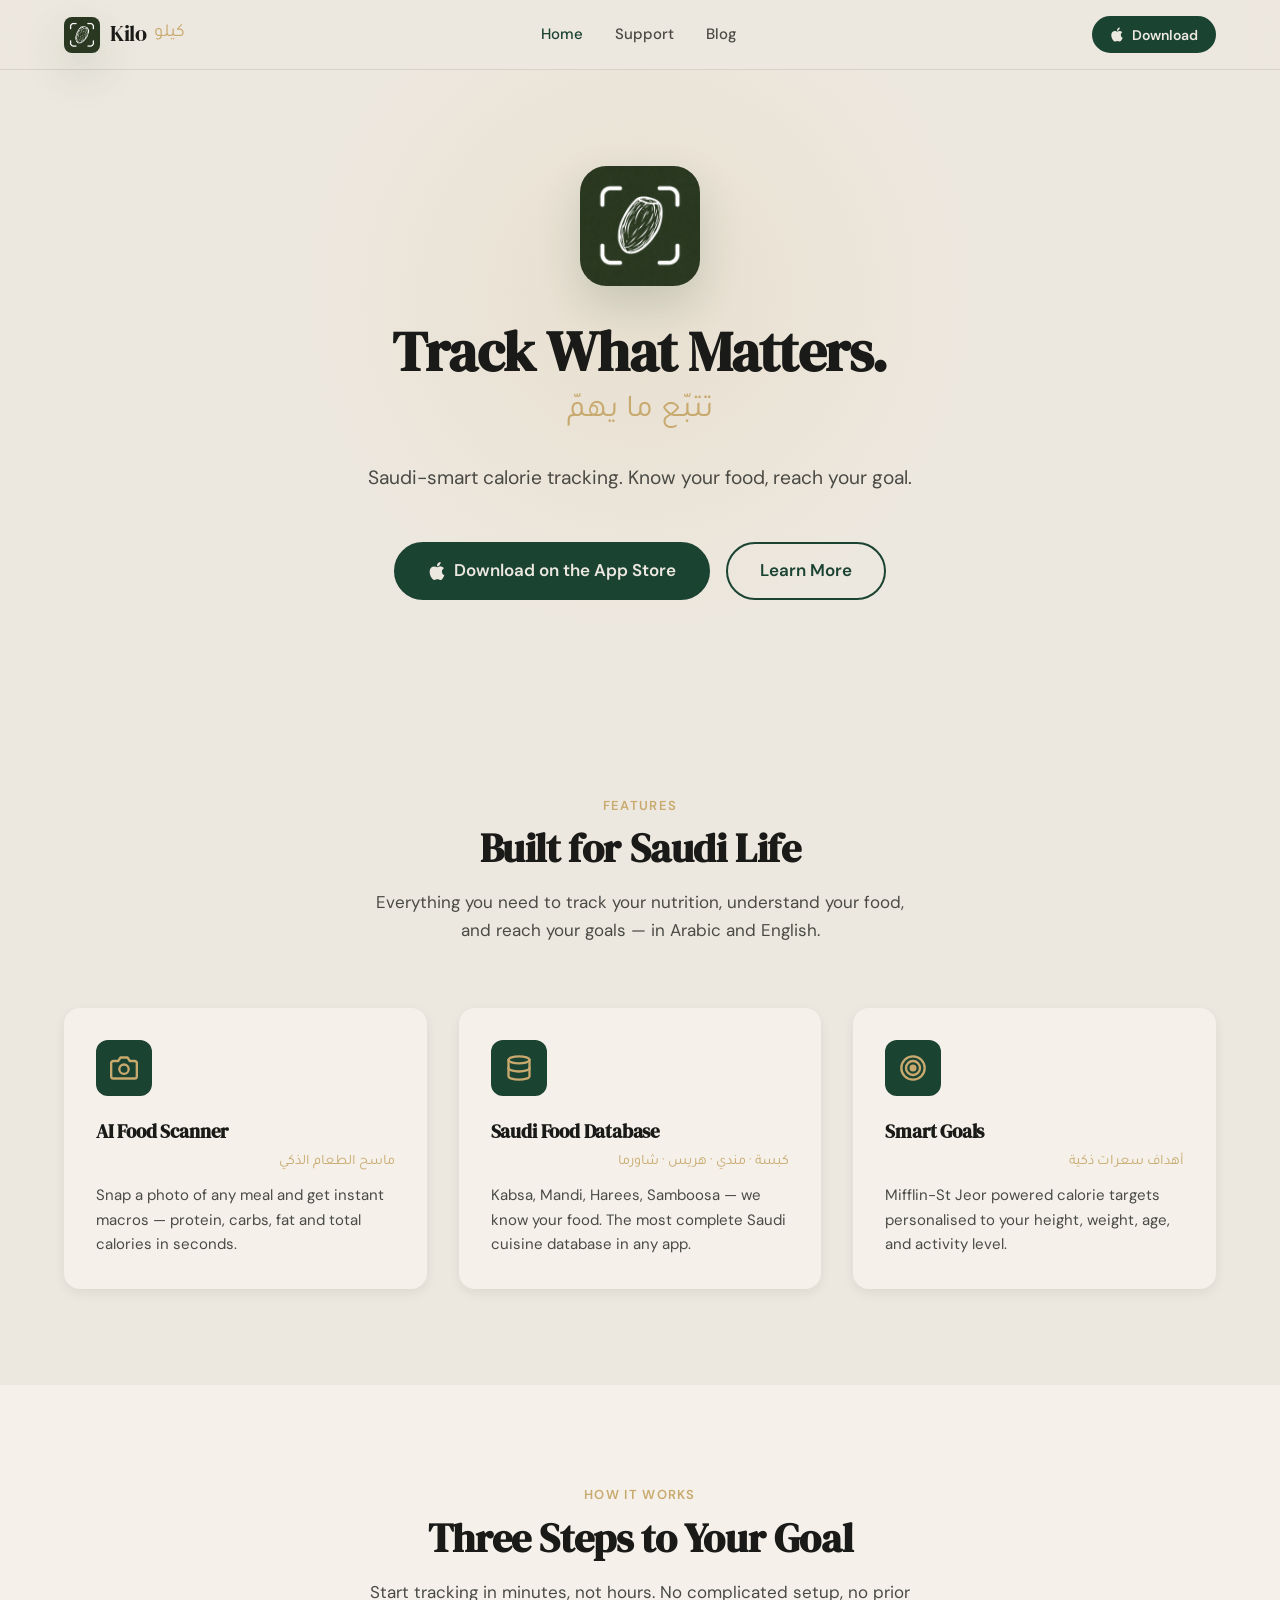
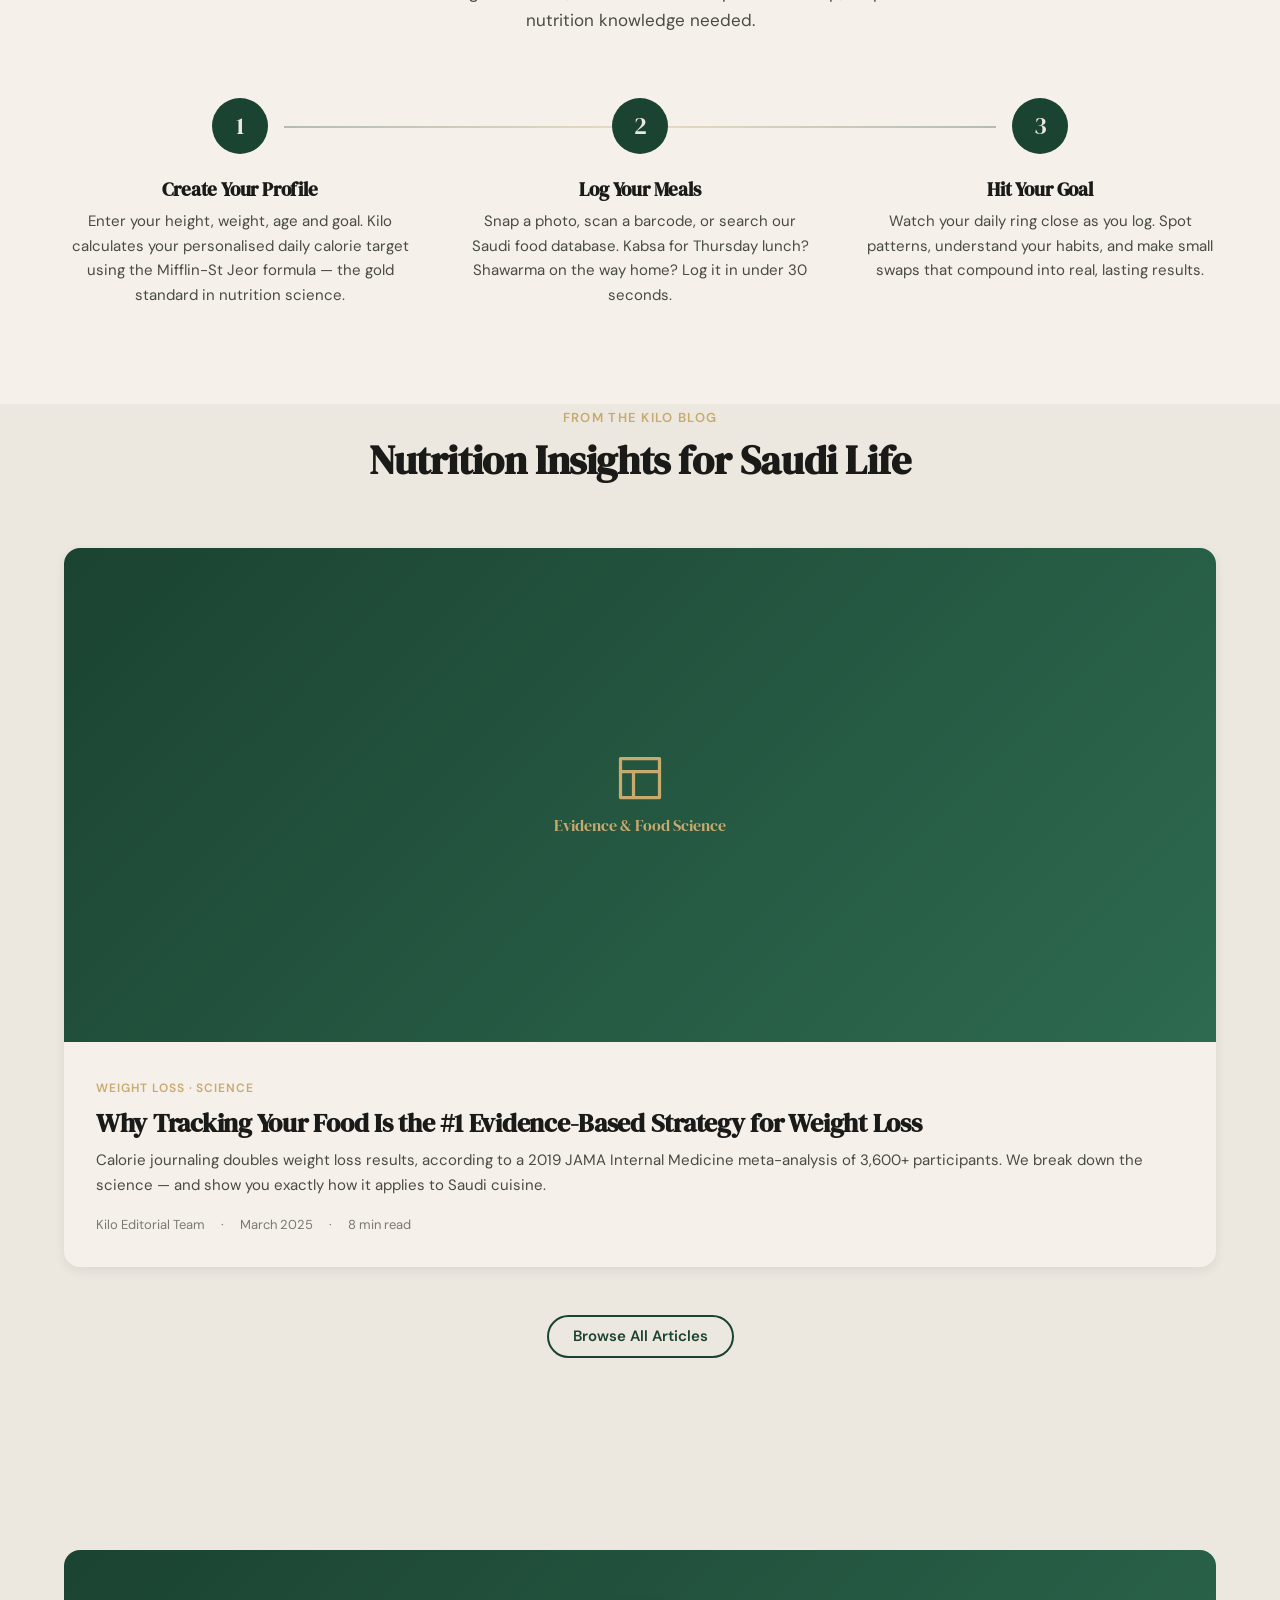
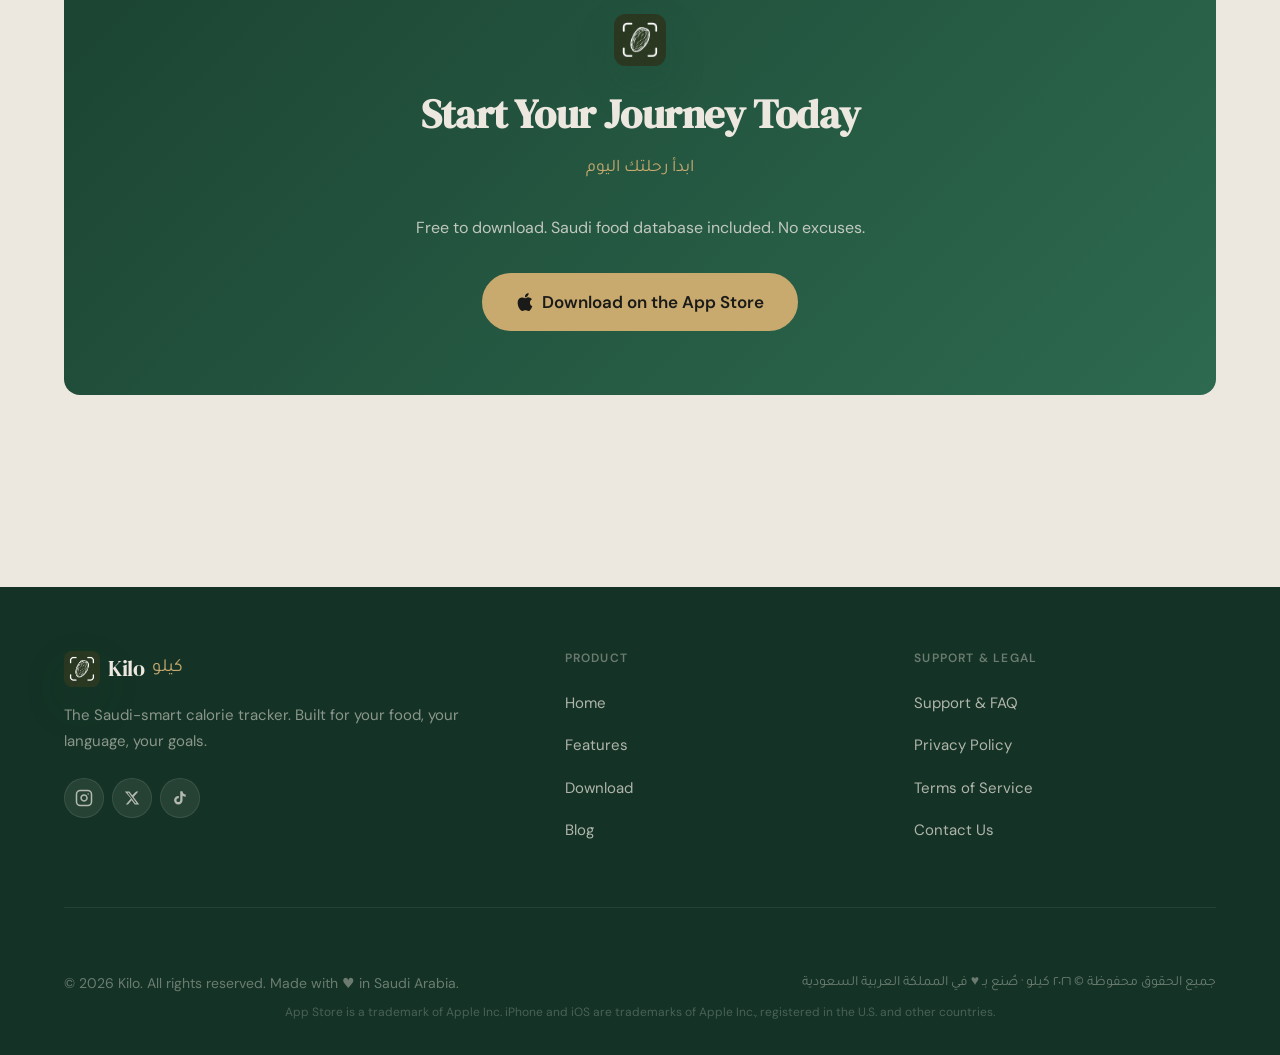
<file: index.html>
<!DOCTYPE html>
<html lang="en">
  <head>
    <meta charset="UTF-8" />
    <meta name="viewport" content="width=device-width, initial-scale=1.0" />

    <!-- Primary SEO -->
    <title>Kilo (كيلو) — Saudi-Smart Calorie Tracking App for iOS</title>
    <meta
      name="description"
      content="Kilo is the calorie tracking app built for Saudi Arabia. AI food scanner, Saudi food database with Kabsa, Mandi &amp; Shawarma. Mifflin-St Jeor powered goals. Free on the App Store."
    />
    <meta
      name="description"
      lang="ar"
      content="كيلو (كيلو) — تطبيق تتبع السعرات الحرارية المصمم خصيصاً للسوق السعودي. ماسح الطعام بالذكاء الاصطناعي، قاعدة بيانات الأطعمة السعودية تشمل الكبسة والمندي والشاورما. حمّل التطبيق مجاناً."
    />
    <meta
      name="keywords"
      content="calorie tracking app Saudi Arabia, food tracking KSA, weight loss app Saudi, تطبيق تتبع السعرات, كيلو تطبيق, حمية سعودية, كبسة سعرات حرارية, Kabsa calories, Mandi calories, calorie counter Arabic"
    />
    <meta name="robots" content="index, follow" />
    <meta name="author" content="Kilo App" />

    <!-- Geo -->
    <meta name="geo.region" content="SA" />
    <meta name="geo.placename" content="Saudi Arabia" />

    <!-- Open Graph -->
    <meta property="og:type" content="website" />
    <meta property="og:site_name" content="Kilo — كيلو" />
    <meta
      property="og:title"
      content="Kilo (كيلو) — Saudi-Smart Calorie Tracking App"
    />
    <meta
      property="og:description"
      content="Track Kabsa, Mandi, Shawarma and every Saudi favourite. AI-powered calorie tracking built for KSA life. Free on the App Store."
    />
    <meta property="og:url" content="https://kiloapp.sa/" />
    <meta property="og:image" content="https://kiloapp.sa/og-image.jpg" />
    <meta property="og:locale" content="en_US" />
    <meta property="og:locale:alternate" content="ar_SA" />

    <!-- Twitter Card -->
    <meta name="twitter:card" content="summary_large_image" />
    <meta name="twitter:site" content="@kiloapp" />
    <meta
      name="twitter:title"
      content="Kilo (كيلو) — Saudi-Smart Calorie Tracking"
    />
    <meta
      name="twitter:description"
      content="Track Kabsa, Mandi, Shawarma and every Saudi favourite. AI-powered. Built for KSA."
    />
    <meta name="twitter:image" content="https://kiloapp.sa/og-image.jpg" />

    <!-- Canonical + hreflang -->
    <link rel="canonical" href="https://kiloapp.sa/" />
    <link rel="alternate" hreflang="en" href="https://kiloapp.sa/" />
    <link rel="alternate" hreflang="ar" href="https://kiloapp.sa/ar/" />
    <link rel="alternate" hreflang="x-default" href="https://kiloapp.sa/" />

    <!-- Fonts: preconnect first, then load -->
    <link rel="preconnect" href="https://fonts.googleapis.com" />
    <link rel="preconnect" href="https://fonts.gstatic.com" crossorigin />
    <link
      href="https://fonts.googleapis.com/css2?family=DM+Serif+Display:ital@0;1&family=DM+Sans:ital,opsz,wght@0,9..40,300;0,9..40,400;0,9..40,500;0,9..40,600;0,9..40,700;1,9..40,400&family=Tajawal:wght@300;400;500;700&display=swap"
      rel="stylesheet"
    />

    <!-- Styles -->
    <link rel="stylesheet" href="styles.css" />
    <link rel="icon" type="image/jpeg" href="assets/app-icon.jpg" />
    <link rel="apple-touch-icon" href="assets/app-icon.jpg" />

    <!-- Critical CSS (inline for above-the-fold render) -->
    <style>
      :root {
        --color-bg: #ede8df;
        --color-primary: #1b4332;
        --color-accent: #c8a96e;
        --color-text: #1a1a18;
      }
      body {
        background-color: #ede8df;
        color: #1a1a18;
        font-family: "DM Sans", system-ui, sans-serif;
        margin: 0;
      }
      .nav {
        position: sticky;
        top: 0;
        z-index: 100;
        background-color: rgba(237, 232, 223, 0.92);
        border-bottom: 1px solid rgba(26, 26, 24, 0.1);
        padding: 1rem 0;
        backdrop-filter: blur(16px);
        -webkit-backdrop-filter: blur(16px);
      }
      .container {
        width: 100%;
        max-width: 1200px;
        margin: 0 auto;
        padding: 0 1.5rem;
      }
      .hero {
        padding: 6rem 0;
        text-align: center;
        position: relative;
        overflow: hidden;
      }
    </style>

    <!-- JSON-LD: Organization -->
    <script type="application/ld+json">
      {
        "@context": "https://schema.org",
        "@type": "Organization",
        "name": "Kilo",
        "alternateName": "كيلو",
        "url": "https://kiloapp.sa",
        "description": "Saudi-market calorie tracking iOS app with AI food scanner and Saudi food database",
        "foundingLocation": {
          "@type": "Place",
          "addressCountry": "SA",
          "name": "Saudi Arabia"
        },
        "sameAs": [
          "https://instagram.com/kiloapp",
          "https://twitter.com/kiloapp",
          "https://tiktok.com/@kiloapp"
        ],
        "contactPoint": {
          "@type": "ContactPoint",
          "contactType": "customer support",
          "email": "support@kiloapp.sa",
          "availableLanguage": ["English", "Arabic"]
        }
      }
    </script>

    <!-- JSON-LD: MobileApplication -->
    <script type="application/ld+json">
      {
        "@context": "https://schema.org",
        "@type": "MobileApplication",
        "name": "Kilo — Calorie Tracker",
        "alternateName": "كيلو — تتبع السعرات",
        "operatingSystem": "iOS",
        "applicationCategory": "HealthApplication",
        "description": "Kilo is a Saudi-smart calorie tracking app featuring an AI food scanner, a comprehensive Saudi food database including Kabsa, Mandi, and Shawarma, and Mifflin-St Jeor powered calorie targets. Available in English and Arabic.",
        "inLanguage": ["en", "ar"],
        "offers": {
          "@type": "Offer",
          "price": "0",
          "priceCurrency": "SAR"
        },
        "aggregateRating": {
          "@type": "AggregateRating",
          "ratingValue": "4.8",
          "reviewCount": "1250",
          "bestRating": "5",
          "worstRating": "1"
        },
        "featureList": [
          "AI Food Scanner",
          "Saudi Food Database — Kabsa, Mandi, Harees, Shawarma",
          "Smart Calorie Goals with Mifflin-St Jeor",
          "Arabic Language Support",
          "Macro Tracking — Protein, Carbs, Fat",
          "Ramadan Mode",
          "Progress Charts"
        ],
        "availableOnDevice": "iPhone",
        "downloadUrl": "https://apps.apple.com/app/kilo-calorie-tracker/id6760403552",
        "publisher": {
          "@type": "Organization",
          "name": "Kilo"
        }
      }
    </script>
  </head>
  <body>
    <!-- ===================== NAVIGATION ===================== -->
    <nav class="nav" role="navigation" aria-label="Main navigation">
      <div class="container">
        <div class="nav__inner">
          <a href="/" class="nav__logo" aria-label="Kilo — Home">
            <span class="app-icon app-icon--sm">
              <img src="assets/app-icon.jpg" alt="" class="app-icon__image" />
            </span>
            <span class="wordmark">
              <span class="wordmark__en">Kilo</span>
              <span class="wordmark__ar">كيلو</span>
            </span>
          </a>

          <ul class="nav__links">
            <li><a href="/" class="active" aria-current="page">Home</a></li>
            <li><a href="/support">Support</a></li>
            <li><a href="blog/">Blog</a></li>
          </ul>

          <a
            href="https://apps.apple.com/app/kilo-calorie-tracker/id6760403552"
            class="btn btn--primary btn--sm nav__cta"
            target="_blank"
            rel="noopener noreferrer"
          >
            <svg
              width="14"
              height="17"
              viewBox="0 0 22.773 22.773"
              fill="currentColor"
              xmlns="http://www.w3.org/2000/svg"
              aria-hidden="true"
            >
              <path
                d="M15.769,0c0.053,0,0.106,0,0.162,0c0.13,1.606-0.483,2.806-1.228,3.675c-0.731,0.863-1.732,1.7-3.351,1.573c-0.108-1.583,0.506-2.694,1.25-3.561C13.292,0.879,14.557,0.16,15.769,0z"
              />
              <path
                d="M20.67,16.716c0,0.016,0,0.03,0,0.045c-0.455,1.378-1.104,2.559-1.896,3.655c-0.723,0.995-1.609,2.334-3.191,2.334c-1.367,0-2.275-0.879-3.676-0.903c-1.482-0.024-2.297,0.735-3.652,0.926c-0.155,0-0.31,0-0.462,0c-0.995-0.144-1.798-0.932-2.383-1.642c-1.725-2.098-3.058-4.808-3.306-8.276c0-0.34,0-0.679,0-1.019c0.105-2.482,1.311-4.5,2.914-5.478c0.846-0.52,2.009-0.963,3.304-0.765c0.555,0.086,1.122,0.276,1.619,0.464c0.471,0.181,1.06,0.502,1.618,0.485c0.378-0.011,0.754-0.208,1.135-0.347c1.116-0.403,2.21-0.865,3.652-0.648c1.733,0.262,2.963,1.032,3.723,2.22c-1.466,0.933-2.625,2.339-2.427,4.74C17.818,14.688,19.086,15.964,20.67,16.716z"
              />
            </svg>
            Download
          </a>

          <button
            class="nav__hamburger"
            id="hamburger-btn"
            aria-label="Toggle navigation menu"
            aria-expanded="false"
            aria-controls="mobile-menu"
          >
            <span aria-hidden="true"></span>
            <span aria-hidden="true"></span>
            <span aria-hidden="true"></span>
          </button>
        </div>

        <div class="nav__mobile-menu" id="mobile-menu" aria-hidden="true">
          <a href="/" class="active" aria-current="page">Home</a>
          <a href="/support">Support</a>
          <a href="blog/">Blog</a>
          <a
            href="https://apps.apple.com/app/kilo-calorie-tracker/id6760403552"
            class="btn btn--primary"
            aria-label="Download Kilo on the App Store"
            target="_blank"
            rel="noopener noreferrer"
          >
            <svg
              width="18"
              height="22"
              viewBox="0 0 22.773 22.773"
              fill="currentColor"
              xmlns="http://www.w3.org/2000/svg"
              aria-hidden="true"
            >
              <path
                d="M15.769,0c0.053,0,0.106,0,0.162,0c0.13,1.606-0.483,2.806-1.228,3.675c-0.731,0.863-1.732,1.7-3.351,1.573c-0.108-1.583,0.506-2.694,1.25-3.561C13.292,0.879,14.557,0.16,15.769,0z"
              />
              <path
                d="M20.67,16.716c0,0.016,0,0.03,0,0.045c-0.455,1.378-1.104,2.559-1.896,3.655c-0.723,0.995-1.609,2.334-3.191,2.334c-1.367,0-2.275-0.879-3.676-0.903c-1.482-0.024-2.297,0.735-3.652,0.926c-0.155,0-0.31,0-0.462,0c-0.995-0.144-1.798-0.932-2.383-1.642c-1.725-2.098-3.058-4.808-3.306-8.276c0-0.34,0-0.679,0-1.019c0.105-2.482,1.311-4.5,2.914-5.478c0.846-0.52,2.009-0.963,3.304-0.765c0.555,0.086,1.122,0.276,1.619,0.464c0.471,0.181,1.06,0.502,1.618,0.485c0.378-0.011,0.754-0.208,1.135-0.347c1.116-0.403,2.21-0.865,3.652-0.648c1.733,0.262,2.963,1.032,3.723,2.22c-1.466,0.933-2.625,2.339-2.427,4.74C17.818,14.688,19.086,15.964,20.67,16.716z"
              />
            </svg>
            Download on the App Store
          </a>
        </div>
      </div>
    </nav>

    <main>
      <!-- ===================== HERO ===================== -->
      <section class="hero section" aria-labelledby="hero-heading">
        <div class="container">
          <!-- App icon with gold ring -->
          <div class="app-icon app-icon--hero hero__icon" aria-hidden="true">
            <img src="assets/app-icon.jpg" alt="" class="app-icon__image" />
          </div>

          <h1 id="hero-heading">Track What Matters.</h1>
          <p class="hero__subtitle-ar" lang="ar">تتبّع ما يهمّ</p>
          <p class="hero__desc">
            Saudi-smart calorie tracking. Know your food, reach your goal.
          </p>

          <div class="hero__actions">
            <a
              href="https://apps.apple.com/app/kilo-calorie-tracker/id6760403552"
              class="btn btn--primary btn--lg"
              aria-label="Download Kilo on the App Store"
              target="_blank"
              rel="noopener noreferrer"
            >
              <svg
                width="18"
                height="22"
                viewBox="0 0 22.773 22.773"
                fill="currentColor"
                xmlns="http://www.w3.org/2000/svg"
                aria-hidden="true"
              >
                <path
                  d="M15.769,0c0.053,0,0.106,0,0.162,0c0.13,1.606-0.483,2.806-1.228,3.675c-0.731,0.863-1.732,1.7-3.351,1.573c-0.108-1.583,0.506-2.694,1.25-3.561C13.292,0.879,14.557,0.16,15.769,0z"
                />
                <path
                  d="M20.67,16.716c0,0.016,0,0.03,0,0.045c-0.455,1.378-1.104,2.559-1.896,3.655c-0.723,0.995-1.609,2.334-3.191,2.334c-1.367,0-2.275-0.879-3.676-0.903c-1.482-0.024-2.297,0.735-3.652,0.926c-0.155,0-0.31,0-0.462,0c-0.995-0.144-1.798-0.932-2.383-1.642c-1.725-2.098-3.058-4.808-3.306-8.276c0-0.34,0-0.679,0-1.019c0.105-2.482,1.311-4.5,2.914-5.478c0.846-0.52,2.009-0.963,3.304-0.765c0.555,0.086,1.122,0.276,1.619,0.464c0.471,0.181,1.06,0.502,1.618,0.485c0.378-0.011,0.754-0.208,1.135-0.347c1.116-0.403,2.21-0.865,3.652-0.648c1.733,0.262,2.963,1.032,3.723,2.22c-1.466,0.933-2.625,2.339-2.427,4.74C17.818,14.688,19.086,15.964,20.67,16.716z"
                />
              </svg>
              Download on the App Store
            </a>
            <a href="#features" class="btn btn--ghost btn--lg">Learn More</a>
          </div>
        </div>
      </section>

      <!-- ===================== FEATURES ===================== -->
      <section id="features" class="section" aria-labelledby="features-heading">
        <div class="container">
          <div class="section-header">
            <span class="section-header__label">Features</span>
            <h2 id="features-heading" class="section-header__title">
              Built for Saudi Life
            </h2>
            <p class="section-header__desc">
              Everything you need to track your nutrition, understand your food,
              and reach your goals — in Arabic and English.
            </p>
          </div>

          <div class="grid-3">
            <!-- Feature 1: AI Food Scanner -->
            <div class="card">
              <div class="card__icon" aria-hidden="true">
                <svg
                  width="28"
                  height="28"
                  viewBox="0 0 24 24"
                  fill="none"
                  stroke="currentColor"
                  stroke-width="2"
                  stroke-linecap="round"
                  stroke-linejoin="round"
                >
                  <path
                    d="M23 19a2 2 0 0 1-2 2H3a2 2 0 0 1-2-2V8a2 2 0 0 1 2-2h4l2-3h6l2 3h4a2 2 0 0 1 2 2z"
                  />
                  <circle cx="12" cy="13" r="4" />
                </svg>
              </div>
              <h3 class="card__title">AI Food Scanner</h3>
              <p class="card__title-ar" lang="ar">ماسح الطعام الذكي</p>
              <p class="card__desc">
                Snap a photo of any meal and get instant macros — protein,
                carbs, fat and total calories in seconds.
              </p>
            </div>

            <!-- Feature 2: Saudi Food Database -->
            <div class="card">
              <div class="card__icon" aria-hidden="true">
                <svg
                  width="28"
                  height="28"
                  viewBox="0 0 24 24"
                  fill="none"
                  stroke="currentColor"
                  stroke-width="2"
                  stroke-linecap="round"
                  stroke-linejoin="round"
                >
                  <ellipse cx="12" cy="5" rx="9" ry="3" />
                  <path d="M21 12c0 1.66-4 3-9 3s-9-1.34-9-3" />
                  <path d="M3 5v14c0 1.66 4 3 9 3s9-1.34 9-3V5" />
                </svg>
              </div>
              <h3 class="card__title">Saudi Food Database</h3>
              <p class="card__title-ar" lang="ar">
                كبسة · مندي · هريس · شاورما
              </p>
              <p class="card__desc">
                Kabsa, Mandi, Harees, Samboosa — we know your food. The most
                complete Saudi cuisine database in any app.
              </p>
            </div>

            <!-- Feature 3: Smart Goals -->
            <div class="card">
              <div class="card__icon" aria-hidden="true">
                <svg
                  width="28"
                  height="28"
                  viewBox="0 0 24 24"
                  fill="none"
                  stroke="currentColor"
                  stroke-width="2"
                  stroke-linecap="round"
                  stroke-linejoin="round"
                >
                  <circle cx="12" cy="12" r="10" />
                  <circle cx="12" cy="12" r="6" />
                  <circle cx="12" cy="12" r="2" fill="currentColor" />
                </svg>
              </div>
              <h3 class="card__title">Smart Goals</h3>
              <p class="card__title-ar" lang="ar">أهداف سعرات ذكية</p>
              <p class="card__desc">
                Mifflin-St Jeor powered calorie targets personalised to your
                height, weight, age, and activity level.
              </p>
            </div>
          </div>
        </div>
      </section>

      <!-- ===================== HOW IT WORKS ===================== -->
      <section
        class="section"
        style="background-color: var(--color-bg-card)"
        aria-labelledby="how-heading"
      >
        <div class="container">
          <div class="section-header">
            <span class="section-header__label">How It Works</span>
            <h2 id="how-heading" class="section-header__title">
              Three Steps to Your Goal
            </h2>
            <p class="section-header__desc">
              Start tracking in minutes, not hours. No complicated setup, no
              prior nutrition knowledge needed.
            </p>
          </div>

          <div class="steps">
            <div class="step">
              <div class="step__number" aria-hidden="true">1</div>
              <h3 class="step__title">Create Your Profile</h3>
              <p class="step__desc">
                Enter your height, weight, age and goal. Kilo calculates your
                personalised daily calorie target using the Mifflin-St Jeor
                formula — the gold standard in nutrition science.
              </p>
            </div>
            <div class="step">
              <div class="step__number" aria-hidden="true">2</div>
              <h3 class="step__title">Log Your Meals</h3>
              <p class="step__desc">
                Snap a photo, scan a barcode, or search our Saudi food database.
                Kabsa for Thursday lunch? Shawarma on the way home? Log it in
                under 30 seconds.
              </p>
            </div>
            <div class="step">
              <div class="step__number" aria-hidden="true">3</div>
              <h3 class="step__title">Hit Your Goal</h3>
              <p class="step__desc">
                Watch your daily ring close as you log. Spot patterns,
                understand your habits, and make small swaps that compound into
                real, lasting results.
              </p>
            </div>
          </div>
        </div>
      </section>

      <!-- ===================== TESTIMONIALS ===================== -->
      <!-- <section class="section" aria-labelledby="testimonials-heading">
      <div class="container">
        <div class="section-header">
          <span class="section-header__label">Community</span>
          <h2 id="testimonials-heading" class="section-header__title">What People Are Saying</h2>
        </div>

        <div class="testimonials-grid">

          <div class="testimonial">
            <div class="testimonial__stars" aria-label="5 stars">★★★★★</div>
            <p class="testimonial__quote">"Finally an app that actually has Saudi food in it. I can log my mum's Kabsa without guessing. Lost 8kg in 3 months just by being more aware."</p>
            <p class="testimonial__quote testimonial__quote--ar" lang="ar">«أخيراً تطبيق يحتوي على الطعام السعودي فعلاً. أستطيع تسجيل كبسة أمي دون تخمين. فقدت ٨ كيلو في ٣ أشهر بمجرد أن أصبحت أكثر وعياً.»</p>
            <p class="testimonial__author">Sarah A. · سارة أ.</p>
          </div>

          <div class="testimonial">
            <div class="testimonial__stars" aria-label="5 stars">★★★★★</div>
            <p class="testimonial__quote">"The Arabic interface makes such a difference. I've tried five other apps but this is the first one that feels like it was made for me. The AI scanner is incredibly accurate."</p>
            <p class="testimonial__quote testimonial__quote--ar" lang="ar">«الواجهة العربية تحدث فارقاً كبيراً. جربت خمسة تطبيقات أخرى لكن هذا أول تطبيق يبدو أنه صُنع من أجلي. الماسح الذكي دقيق بشكل رائع.»</p>
            <p class="testimonial__author">Mohammed K. · محمد خ.</p>
          </div>

          <div class="testimonial">
            <div class="testimonial__stars" aria-label="5 stars">★★★★★</div>
            <p class="testimonial__quote">"Kilo helped me navigate Ramadan without the usual weight gain. The Ramadan mode adjusted my goals perfectly and I could track my suhoor and iftar meals easily."</p>
            <p class="testimonial__quote testimonial__quote--ar" lang="ar">«ساعدني كيلو على تجاوز رمضان بدون زيادة الوزن المعتادة. ضبط وضع رمضان أهدافي بشكل مثالي وأستطعت تتبع وجبات السحور والإفطار بسهولة.»</p>
            <p class="testimonial__author">Noura S. · نورة س.</p>
          </div>

        </div>
      </div>
    </section> -->

      <!-- ===================== BLOG TEASER ===================== -->
      <section
        class="section section--flush"
        aria-labelledby="blog-teaser-heading"
      >
        <div class="container">
          <div class="section-header">
            <span class="section-header__label">From the Kilo Blog</span>
            <h2 id="blog-teaser-heading" class="section-header__title">
              Nutrition Insights for Saudi Life
            </h2>
          </div>

          <a
            href="/blog/food-tracking-weight-loss"
            class="blog-card blog-card--featured"
            aria-label="Read: Why Tracking Your Food Is the #1 Evidence-Based Strategy for Weight Loss"
          >
            <div class="blog-card__image">
              <div class="blog-card__image-inner" aria-hidden="true">
                <svg
                  width="52"
                  height="52"
                  viewBox="0 0 24 24"
                  fill="none"
                  stroke="currentColor"
                  stroke-width="1.5"
                  stroke-linecap="round"
                  stroke-linejoin="round"
                >
                  <path d="M3 3h18v18H3z" rx="2" />
                  <path d="M3 9h18M9 21V9" />
                </svg>
                <span
                  style="
                    color: var(--color-accent);
                    font-family: 'DM Serif Display', serif;
                    font-size: 1rem;
                  "
                  >Evidence &amp; Food Science</span
                >
              </div>
            </div>
            <div class="blog-card__body">
              <span class="blog-card__tag">Weight Loss · Science</span>
              <h3 class="blog-card__title">
                Why Tracking Your Food Is the #1 Evidence-Based Strategy for
                Weight Loss
              </h3>
              <p class="blog-card__excerpt">
                Calorie journaling doubles weight loss results, according to a
                2019 JAMA Internal Medicine meta-analysis of 3,600+
                participants. We break down the science — and show you exactly
                how it applies to Saudi cuisine.
              </p>
              <div class="blog-card__meta">
                <span>Kilo Editorial Team</span>
                <span>&middot;</span>
                <span>March 2025</span>
                <span>&middot;</span>
                <span>8 min read</span>
              </div>
            </div>
          </a>

          <div class="text-center mt-2xl">
            <a href="blog/" class="btn btn--ghost">Browse All Articles</a>
          </div>
        </div>
      </section>

      <!-- ===================== FINAL CTA ===================== -->
      <section class="section" aria-label="Download call to action">
        <div class="container container--narrow">
          <div class="contact-card" style="text-align: center">
            <div
              class="app-icon app-icon--md"
              style="margin: 0 auto var(--space-lg)"
              aria-hidden="true"
            >
              <img src="assets/app-icon.jpg" alt="" class="app-icon__image" />
            </div>
            <h2>Start Your Journey Today</h2>
            <p
              lang="ar"
              style="
                font-family: var(--font-arabic);
                direction: rtl;
                font-size: 1.1rem;
                color: var(--color-accent);
              "
            >
              ابدأ رحلتك اليوم
            </p>
            <p>Free to download. Saudi food database included. No excuses.</p>
            <a
              href="https://apps.apple.com/app/kilo-calorie-tracker/id6760403552"
              class="btn btn--primary btn--lg"
              aria-label="Download Kilo on the App Store"
              target="_blank"
              rel="noopener noreferrer"
            >
              <svg
                width="18"
                height="22"
                viewBox="0 0 22.773 22.773"
                fill="currentColor"
                xmlns="http://www.w3.org/2000/svg"
                aria-hidden="true"
              >
                <path
                  d="M15.769,0c0.053,0,0.106,0,0.162,0c0.13,1.606-0.483,2.806-1.228,3.675c-0.731,0.863-1.732,1.7-3.351,1.573c-0.108-1.583,0.506-2.694,1.25-3.561C13.292,0.879,14.557,0.16,15.769,0z"
                />
                <path
                  d="M20.67,16.716c0,0.016,0,0.03,0,0.045c-0.455,1.378-1.104,2.559-1.896,3.655c-0.723,0.995-1.609,2.334-3.191,2.334c-1.367,0-2.275-0.879-3.676-0.903c-1.482-0.024-2.297,0.735-3.652,0.926c-0.155,0-0.31,0-0.462,0c-0.995-0.144-1.798-0.932-2.383-1.642c-1.725-2.098-3.058-4.808-3.306-8.276c0-0.34,0-0.679,0-1.019c0.105-2.482,1.311-4.5,2.914-5.478c0.846-0.52,2.009-0.963,3.304-0.765c0.555,0.086,1.122,0.276,1.619,0.464c0.471,0.181,1.06,0.502,1.618,0.485c0.378-0.011,0.754-0.208,1.135-0.347c1.116-0.403,2.21-0.865,3.652-0.648c1.733,0.262,2.963,1.032,3.723,2.22c-1.466,0.933-2.625,2.339-2.427,4.74C17.818,14.688,19.086,15.964,20.67,16.716z"
                />
              </svg>
              Download on the App Store
            </a>
          </div>
        </div>
      </section>
    </main>

    <!-- ===================== FOOTER ===================== -->
    <footer class="footer" role="contentinfo">
      <div class="container">
        <div class="footer__top">
          <div class="footer__brand">
            <div class="wordmark mb-md">
              <span class="app-icon app-icon--sm" aria-hidden="true">
                <img src="assets/app-icon.jpg" alt="" class="app-icon__image" />
              </span>
              <span class="wordmark__en">Kilo</span>
              <span class="wordmark__ar">كيلو</span>
            </div>
            <p>
              The Saudi-smart calorie tracker. Built for your food, your
              language, your goals.
            </p>
            <div class="footer__social" aria-label="Social media links">
              <a href="#" class="social-icon" aria-label="Kilo on Instagram">
                <svg
                  width="18"
                  height="18"
                  viewBox="0 0 24 24"
                  fill="none"
                  stroke="currentColor"
                  stroke-width="2"
                  stroke-linecap="round"
                  stroke-linejoin="round"
                  aria-hidden="true"
                >
                  <rect x="2" y="2" width="20" height="20" rx="5" ry="5" />
                  <path d="M16 11.37A4 4 0 1 1 12.63 8 4 4 0 0 1 16 11.37z" />
                  <line x1="17.5" y1="6.5" x2="17.51" y2="6.5" />
                </svg>
              </a>
              <a href="#" class="social-icon" aria-label="Kilo on X / Twitter">
                <svg
                  width="16"
                  height="16"
                  viewBox="0 0 24 24"
                  fill="currentColor"
                  aria-hidden="true"
                >
                  <path
                    d="M18.244 2.25h3.308l-7.227 8.26 8.502 11.24H16.17l-4.714-6.231-5.401 6.231H2.746l7.73-8.835L1.254 2.25H8.08l4.259 5.63zm-1.161 17.52h1.833L7.084 4.126H5.117z"
                  />
                </svg>
              </a>
              <a href="#" class="social-icon" aria-label="Kilo on TikTok">
                <svg
                  width="16"
                  height="18"
                  viewBox="0 0 24 24"
                  fill="currentColor"
                  aria-hidden="true"
                >
                  <path
                    d="M19.59 6.69a4.83 4.83 0 0 1-3.77-4.25V2h-3.45v13.67a2.89 2.89 0 0 1-2.88 2.5 2.89 2.89 0 0 1-2.89-2.89 2.89 2.89 0 0 1 2.89-2.89c.28 0 .54.04.79.1V9.01a6.3 6.3 0 0 0-.79-.05 6.34 6.34 0 0 0-6.34 6.34 6.34 6.34 0 0 0 6.34 6.34 6.34 6.34 0 0 0 6.33-6.34V8.69a8.18 8.18 0 0 0 4.78 1.52V6.69a4.85 4.85 0 0 1-1.01 0z"
                  />
                </svg>
              </a>
            </div>
          </div>

          <nav class="footer__nav" aria-label="Footer navigation">
            <h4>Product</h4>
            <ul>
              <li><a href="/">Home</a></li>
              <li><a href="#features">Features</a></li>
              <li>
                <a
                  href="https://apps.apple.com/app/kilo-calorie-tracker/id6760403552"
                  target="_blank"
                  rel="noopener noreferrer"
                  >Download</a
                >
              </li>
              <li><a href="blog/">Blog</a></li>
            </ul>
          </nav>

          <nav class="footer__nav" aria-label="Footer legal navigation">
            <h4>Support &amp; Legal</h4>
            <ul>
              <li><a href="/support">Support &amp; FAQ</a></li>
              <li><a href="/privacy">Privacy Policy</a></li>
              <li><a href="/terms">Terms of Service</a></li>
              <li><a href="mailto:support@kiloapp.sa">Contact Us</a></li>
            </ul>
          </nav>
        </div>

        <div class="footer__bottom">
          <span
            >&copy; 2026 Kilo. All rights reserved. Made with &#9829; in Saudi
            Arabia.</span
          >
          <span class="footer__bottom-ar" lang="ar"
            >جميع الحقوق محفوظة &copy; ٢٠٢٦ كيلو &middot; صُنع بـ &#9829; في
            المملكة العربية السعودية</span
          >
        </div>
        <p class="footer__legal">
          App Store is a trademark of Apple Inc. iPhone and iOS are trademarks
          of Apple Inc., registered in the U.S. and other countries.
        </p>
      </div>
    </footer>

    <script>
      (function () {
        var btn = document.getElementById("hamburger-btn");
        var menu = document.getElementById("mobile-menu");
        if (!btn || !menu) return;
        btn.addEventListener("click", function () {
          var open = menu.classList.toggle("is-open");
          btn.setAttribute("aria-expanded", open);
          menu.setAttribute("aria-hidden", !open);
        });
        menu.querySelectorAll("a").forEach(function (link) {
          link.addEventListener("click", function () {
            menu.classList.remove("is-open");
            btn.setAttribute("aria-expanded", "false");
            menu.setAttribute("aria-hidden", "true");
          });
        });
        document.addEventListener("click", function (e) {
          if (!btn.contains(e.target) && !menu.contains(e.target)) {
            menu.classList.remove("is-open");
            btn.setAttribute("aria-expanded", "false");
            menu.setAttribute("aria-hidden", "true");
          }
        });
      })();
    </script>
  </body>
</html>
</file>
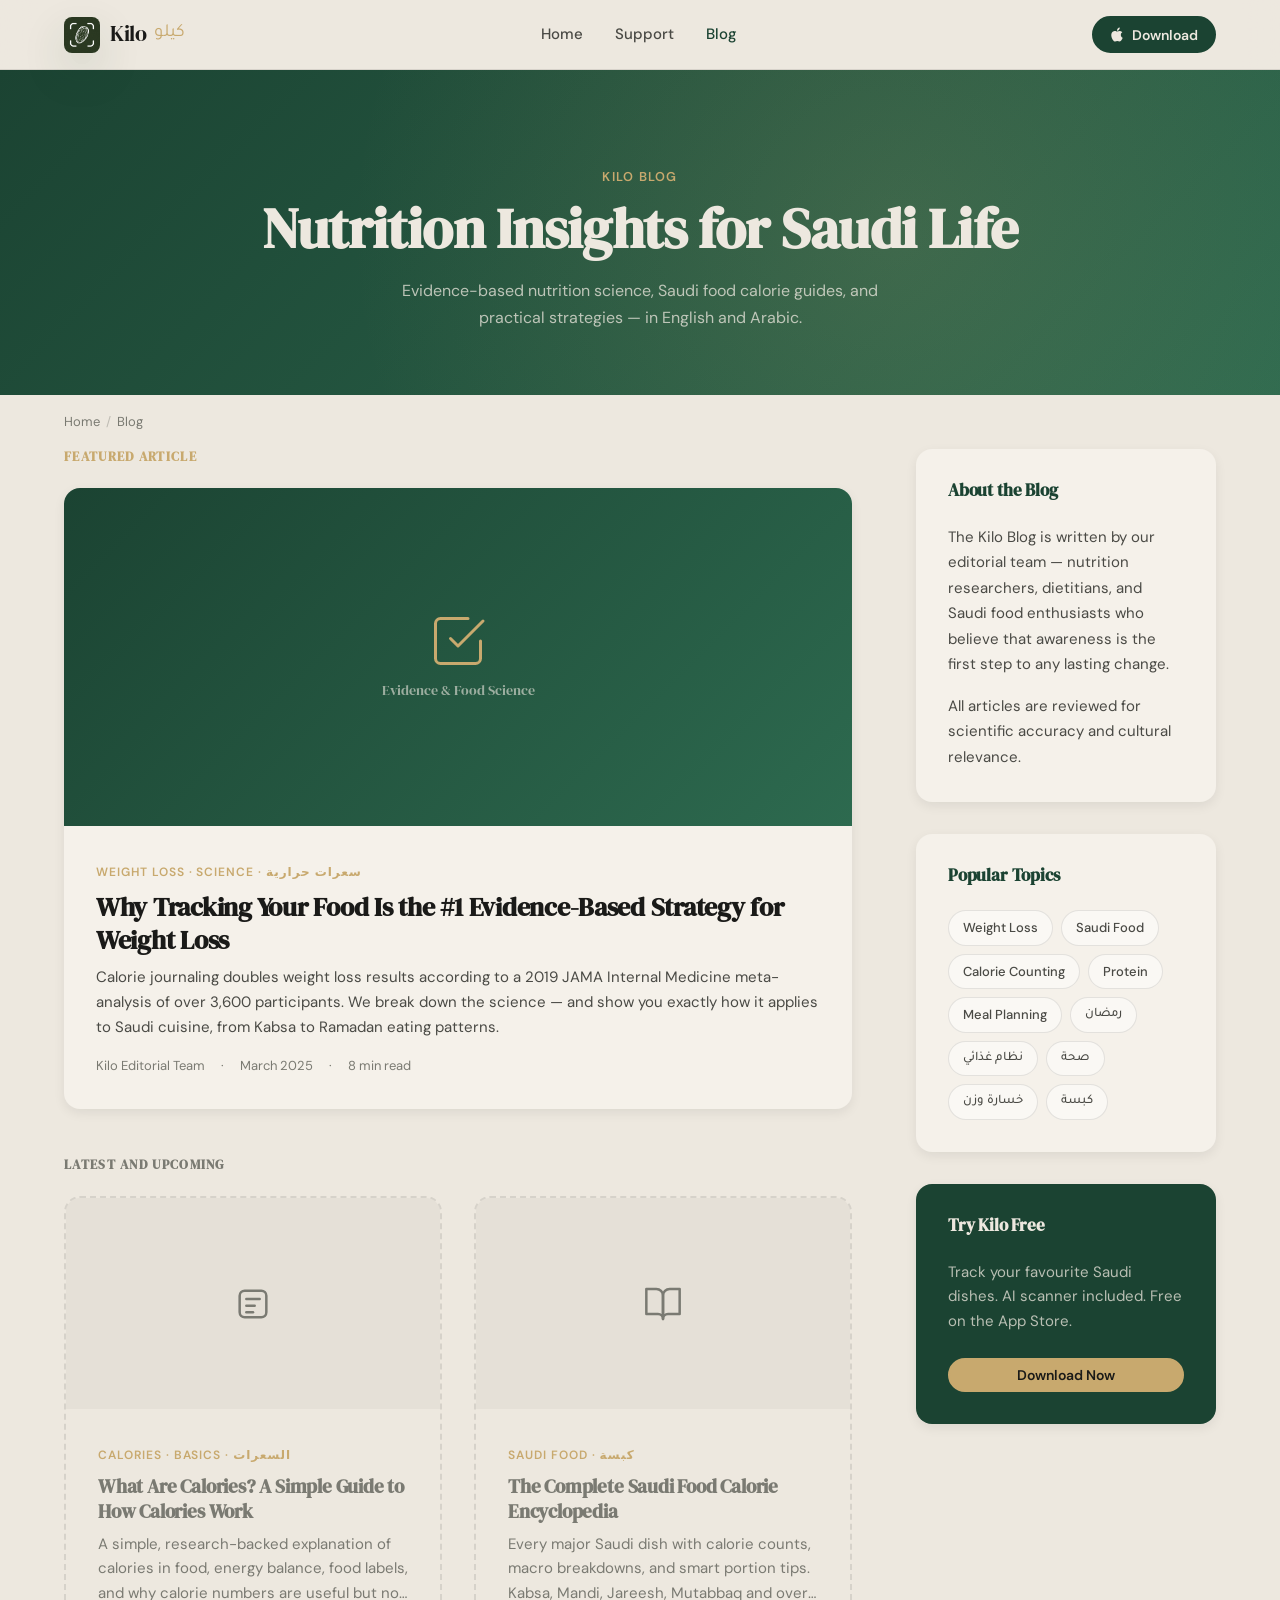
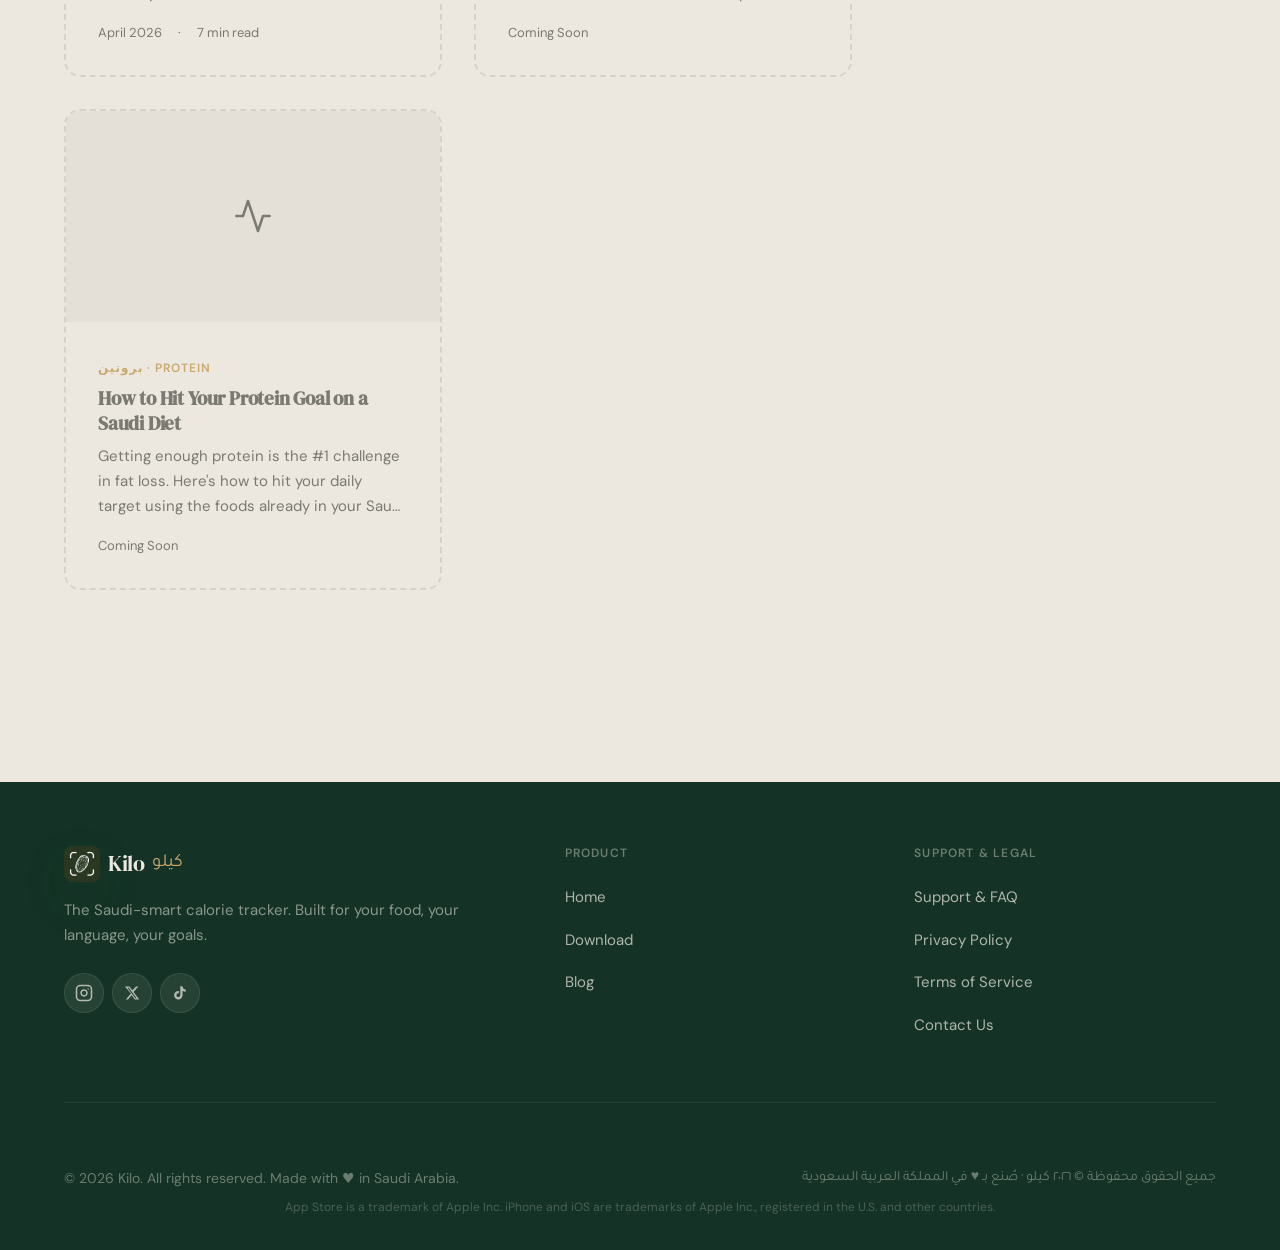
<file: blog/index.html>
<!DOCTYPE html>
<html lang="en">
  <head>
    <meta charset="UTF-8" />
    <meta name="viewport" content="width=device-width, initial-scale=1.0" />

    <!-- Primary SEO -->
    <title>Kilo Blog — Nutrition Insights for Saudi Life</title>
    <meta
      name="description"
      content="Science-backed nutrition advice, calorie guides for Saudi food, and weight loss strategies tailored for life in Saudi Arabia. By the Kilo team — in English and Arabic."
    />
    <meta
      name="description"
      lang="ar"
      content="نصائح تغذية مدعومة علمياً، أدلة سعرات الطعام السعودي، واستراتيجيات خسارة الوزن مصممة للحياة في المملكة العربية السعودية. من فريق كيلو — بالإنجليزية والعربية."
    />
    <meta
      name="keywords"
      content="Saudi nutrition blog, calorie guide Saudi food, weight loss Saudi Arabia, كبسة سعرات حرارية, مدونة تغذية سعودية, نظام غذائي صحي, رمضان دايت, خسارة وزن السعودية"
    />
    <meta name="robots" content="index, follow" />
    <meta name="author" content="Kilo Editorial Team" />

    <!-- Geo -->
    <meta name="geo.region" content="SA" />
    <meta name="geo.placename" content="Saudi Arabia" />

    <!-- Open Graph -->
    <meta property="og:type" content="website" />
    <meta property="og:site_name" content="Kilo — كيلو" />
    <meta
      property="og:title"
      content="Kilo Blog — Nutrition Insights for Saudi Life"
    />
    <meta
      property="og:description"
      content="Science-backed nutrition advice and calorie guides tailored for Saudi Arabia. Weight loss, Saudi cuisine, Ramadan nutrition and more."
    />
    <meta property="og:url" content="https://kiloapp.sa/blog/" />
    <meta property="og:image" content="https://kiloapp.sa/og-image.jpg" />
    <meta property="og:locale" content="en_US" />
    <meta property="og:locale:alternate" content="ar_SA" />

    <!-- Twitter Card -->
    <meta name="twitter:card" content="summary_large_image" />
    <meta
      name="twitter:title"
      content="Kilo Blog — Nutrition Insights for Saudi Life"
    />
    <meta
      name="twitter:description"
      content="Science-backed nutrition advice for Saudi Arabia. Calorie guides, weight loss strategies, and more."
    />
    <meta name="twitter:image" content="https://kiloapp.sa/og-image.jpg" />

    <!-- Canonical + hreflang -->
    <link rel="canonical" href="https://kiloapp.sa/blog/" />
    <link rel="alternate" hreflang="en" href="https://kiloapp.sa/blog/" />
    <link rel="alternate" hreflang="ar" href="https://kiloapp.sa/ar/blog/" />
    <link
      rel="alternate"
      hreflang="x-default"
      href="https://kiloapp.sa/blog/"
    />

    <!-- Fonts -->
    <link rel="preconnect" href="https://fonts.googleapis.com" />
    <link rel="preconnect" href="https://fonts.gstatic.com" crossorigin />
    <link
      href="https://fonts.googleapis.com/css2?family=DM+Serif+Display:ital@0;1&family=DM+Sans:ital,opsz,wght@0,9..40,300;0,9..40,400;0,9..40,500;0,9..40,600;0,9..40,700;1,9..40,400&family=Tajawal:wght@300;400;500;700&display=swap"
      rel="stylesheet"
    />

    <link rel="stylesheet" href="../styles.css" />
    <link rel="icon" type="image/jpeg" href="../assets/app-icon.jpg" />
    <link rel="apple-touch-icon" href="../assets/app-icon.jpg" />

    <!-- Critical CSS -->
    <style>
      :root {
        --color-bg: #ede8df;
        --color-primary: #1b4332;
        --color-accent: #c8a96e;
        --color-text: #1a1a18;
      }
      body {
        background-color: #ede8df;
        color: #1a1a18;
        font-family: "DM Sans", system-ui, sans-serif;
        margin: 0;
      }
      .nav {
        position: sticky;
        top: 0;
        z-index: 100;
        background-color: rgba(237, 232, 223, 0.92);
        border-bottom: 1px solid rgba(26, 26, 24, 0.1);
        padding: 1rem 0;
        backdrop-filter: blur(16px);
        -webkit-backdrop-filter: blur(16px);
      }
      .container {
        width: 100%;
        max-width: 1200px;
        margin: 0 auto;
        padding: 0 1.5rem;
      }
    </style>

    <!-- JSON-LD: Organization -->
    <script type="application/ld+json">
      {
        "@context": "https://schema.org",
        "@type": "Organization",
        "name": "Kilo",
        "alternateName": "كيلو",
        "url": "https://kiloapp.sa",
        "description": "Saudi-market calorie tracking iOS app",
        "foundingLocation": {
          "@type": "Place",
          "addressCountry": "SA",
          "name": "Saudi Arabia"
        }
      }
    </script>

    <!-- JSON-LD: BreadcrumbList -->
    <script type="application/ld+json">
      {
        "@context": "https://schema.org",
        "@type": "BreadcrumbList",
        "itemListElement": [
          {
            "@type": "ListItem",
            "position": 1,
            "name": "Home",
            "item": "https://kiloapp.sa/"
          },
          {
            "@type": "ListItem",
            "position": 2,
            "name": "Blog",
            "item": "https://kiloapp.sa/blog/"
          }
        ]
      }
    </script>

    <!-- JSON-LD: Blog -->
    <script type="application/ld+json">
      {
        "@context": "https://schema.org",
        "@type": "Blog",
        "name": "Kilo Blog",
        "description": "Nutrition insights, calorie guides, and weight loss strategies for life in Saudi Arabia",
        "url": "https://kiloapp.sa/blog/",
        "inLanguage": ["en", "ar"],
        "publisher": {
          "@type": "Organization",
          "name": "Kilo",
          "url": "https://kiloapp.sa"
        },
        "blogPost": [
          {
            "@type": "BlogPosting",
            "headline": "What Are Calories? A Simple Guide to How Calories Work",
            "url": "https://kiloapp.sa/blog/what-are-calories",
            "datePublished": "2026-04-11",
            "author": {
              "@type": "Organization",
              "name": "Kilo Editorial Team"
            },
            "keywords": [
              "what are calories",
              "calories in food",
              "nutrition basics",
              "weight loss"
            ]
          },
          {
            "@type": "BlogPosting",
            "headline": "Why Tracking Your Food Is the #1 Evidence-Based Strategy for Weight Loss",
            "url": "https://kiloapp.sa/blog/food-tracking-weight-loss",
            "datePublished": "2025-03-01",
            "author": {
              "@type": "Organization",
              "name": "Kilo Editorial Team"
            },
            "keywords": [
              "calorie tracking",
              "weight loss",
              "Saudi food",
              "food journaling"
            ]
          }
        ]
      }
    </script>
  </head>
  <body>
    <!-- ===================== NAVIGATION ===================== -->
    <nav class="nav" role="navigation" aria-label="Main navigation">
      <div class="container">
        <div class="nav__inner">
          <a href="/" class="nav__logo" aria-label="Kilo — Home">
            <span class="app-icon app-icon--sm">
              <img
                src="../assets/app-icon.jpg"
                alt=""
                class="app-icon__image"
              />
            </span>
            <span class="wordmark">
              <span class="wordmark__en">Kilo</span>
              <span class="wordmark__ar">كيلو</span>
            </span>
          </a>

          <ul class="nav__links">
            <li><a href="/">Home</a></li>
            <li><a href="/support">Support</a></li>
            <li>
              <a href="../blog/" class="active" aria-current="page">Blog</a>
            </li>
          </ul>

          <a
            href="https://apps.apple.com/app/kilo-calorie-tracker/id6760403552"
            class="btn btn--primary btn--sm nav__cta"
            target="_blank"
            rel="noopener noreferrer"
          >
            <svg
              width="14"
              height="17"
              viewBox="0 0 22.773 22.773"
              fill="currentColor"
              xmlns="http://www.w3.org/2000/svg"
              aria-hidden="true"
            >
              <path
                d="M15.769,0c0.053,0,0.106,0,0.162,0c0.13,1.606-0.483,2.806-1.228,3.675c-0.731,0.863-1.732,1.7-3.351,1.573c-0.108-1.583,0.506-2.694,1.25-3.561C13.292,0.879,14.557,0.16,15.769,0z"
              />
              <path
                d="M20.67,16.716c0,0.016,0,0.03,0,0.045c-0.455,1.378-1.104,2.559-1.896,3.655c-0.723,0.995-1.609,2.334-3.191,2.334c-1.367,0-2.275-0.879-3.676-0.903c-1.482-0.024-2.297,0.735-3.652,0.926c-0.155,0-0.31,0-0.462,0c-0.995-0.144-1.798-0.932-2.383-1.642c-1.725-2.098-3.058-4.808-3.306-8.276c0-0.34,0-0.679,0-1.019c0.105-2.482,1.311-4.5,2.914-5.478c0.846-0.52,2.009-0.963,3.304-0.765c0.555,0.086,1.122,0.276,1.619,0.464c0.471,0.181,1.06,0.502,1.618,0.485c0.378-0.011,0.754-0.208,1.135-0.347c1.116-0.403,2.21-0.865,3.652-0.648c1.733,0.262,2.963,1.032,3.723,2.22c-1.466,0.933-2.625,2.339-2.427,4.74C17.818,14.688,19.086,15.964,20.67,16.716z"
              />
            </svg>
            Download
          </a>

          <button
            class="nav__hamburger"
            id="hamburger-btn"
            aria-label="Toggle navigation menu"
            aria-expanded="false"
            aria-controls="mobile-menu"
          >
            <span aria-hidden="true"></span>
            <span aria-hidden="true"></span>
            <span aria-hidden="true"></span>
          </button>
        </div>

        <div class="nav__mobile-menu" id="mobile-menu" aria-hidden="true">
          <a href="/">Home</a>
          <a href="/support">Support</a>
          <a href="../blog/" class="active" aria-current="page">Blog</a>
          <a
            href="https://apps.apple.com/app/kilo-calorie-tracker/id6760403552"
            class="btn btn--primary"
            target="_blank"
            rel="noopener noreferrer"
          >
            <svg
              width="18"
              height="22"
              viewBox="0 0 22.773 22.773"
              fill="currentColor"
              xmlns="http://www.w3.org/2000/svg"
              aria-hidden="true"
            >
              <path
                d="M15.769,0c0.053,0,0.106,0,0.162,0c0.13,1.606-0.483,2.806-1.228,3.675c-0.731,0.863-1.732,1.7-3.351,1.573c-0.108-1.583,0.506-2.694,1.25-3.561C13.292,0.879,14.557,0.16,15.769,0z"
              />
              <path
                d="M20.67,16.716c0,0.016,0,0.03,0,0.045c-0.455,1.378-1.104,2.559-1.896,3.655c-0.723,0.995-1.609,2.334-3.191,2.334c-1.367,0-2.275-0.879-3.676-0.903c-1.482-0.024-2.297,0.735-3.652,0.926c-0.155,0-0.31,0-0.462,0c-0.995-0.144-1.798-0.932-2.383-1.642c-1.725-2.098-3.058-4.808-3.306-8.276c0-0.34,0-0.679,0-1.019c0.105-2.482,1.311-4.5,2.914-5.478c0.846-0.52,2.009-0.963,3.304-0.765c0.555,0.086,1.122,0.276,1.619,0.464c0.471,0.181,1.06,0.502,1.618,0.485c0.378-0.011,0.754-0.208,1.135-0.347c1.116-0.403,2.21-0.865,3.652-0.648c1.733,0.262,2.963,1.032,3.723,2.22c-1.466,0.933-2.625,2.339-2.427,4.74C17.818,14.688,19.086,15.964,20.67,16.716z"
              />
            </svg>
            Download on the App Store
          </a>
        </div>
      </div>
    </nav>

    <main>
      <!-- ===================== BLOG HEADER ===================== -->
      <div class="blog-index-header">
        <div class="container">
          <p
            style="
              font-size: 0.8rem;
              font-weight: 600;
              letter-spacing: 0.1em;
              text-transform: uppercase;
              color: var(--color-accent);
              margin-bottom: var(--space-sm);
            "
          >
            Kilo Blog
          </p>
          <h1>Nutrition Insights for Saudi Life</h1>
          <p style="max-width: 520px; margin: var(--space-md) auto 0">
            Evidence-based nutrition science, Saudi food calorie guides, and
            practical strategies — in English and Arabic.
          </p>
        </div>
      </div>

      <!-- Breadcrumb -->
      <div class="container">
        <nav class="breadcrumb" aria-label="Breadcrumb">
          <a href="/">Home</a>
          <span class="breadcrumb__sep" aria-hidden="true">/</span>
          <span aria-current="page">Blog</span>
        </nav>
      </div>

      <!-- ===================== BLOG CONTENT ===================== -->
      <section class="section section--flush" aria-label="Blog articles">
        <div class="container">
          <div class="blog-main-layout">
            <!-- Main content -->
            <div>
              <!-- Featured article -->
              <h2
                style="
                  font-size: 0.8125rem;
                  font-weight: 600;
                  letter-spacing: 0.1em;
                  text-transform: uppercase;
                  color: var(--color-accent);
                  margin-bottom: var(--space-lg);
                "
              >
                Featured Article
              </h2>

              <a
                href="food-tracking-weight-loss"
                class="blog-card blog-card--featured mb-2xl"
                aria-label="Read: Why Tracking Your Food Is the #1 Evidence-Based Strategy for Weight Loss"
              >
                <div class="blog-card__image">
                  <div class="blog-card__image-inner" aria-hidden="true">
                    <svg
                      width="60"
                      height="60"
                      viewBox="0 0 24 24"
                      fill="none"
                      stroke="currentColor"
                      stroke-width="1.2"
                      stroke-linecap="round"
                      stroke-linejoin="round"
                    >
                      <path d="M9 11l3 3L22 4" />
                      <path
                        d="M21 12v7a2 2 0 0 1-2 2H5a2 2 0 0 1-2-2V5a2 2 0 0 1 2-2h11"
                      />
                    </svg>
                    <span
                      style="
                        color: rgba(237, 232, 223, 0.6);
                        font-size: 0.875rem;
                        font-family: 'DM Serif Display', serif;
                      "
                      >Evidence &amp; Food Science</span
                    >
                  </div>
                </div>
                <div class="blog-card__body">
                  <span class="blog-card__tag"
                    >Weight Loss · Science · سعرات حرارية</span
                  >
                  <h2 class="blog-card__title">
                    Why Tracking Your Food Is the #1 Evidence-Based Strategy for
                    Weight Loss
                  </h2>
                  <p class="blog-card__excerpt">
                    Calorie journaling doubles weight loss results according to
                    a 2019 JAMA Internal Medicine meta-analysis of over 3,600
                    participants. We break down the science — and show you
                    exactly how it applies to Saudi cuisine, from Kabsa to
                    Ramadan eating patterns.
                  </p>
                  <div class="blog-card__meta">
                    <span>Kilo Editorial Team</span>
                    <span>&middot;</span>
                    <span>March 2025</span>
                    <span>&middot;</span>
                    <span>8 min read</span>
                  </div>
                </div>
              </a>

              <!-- Latest and upcoming grid -->
              <h2
                style="
                  font-size: 0.8125rem;
                  font-weight: 600;
                  letter-spacing: 0.1em;
                  text-transform: uppercase;
                  color: var(--color-text-muted);
                  margin-bottom: var(--space-lg);
                "
              >
                Latest and Upcoming
              </h2>

              <div
                class="grid-3"
                style="
                  grid-template-columns: repeat(auto-fill, minmax(260px, 1fr));
                "
              >
                <a
                  href="what-are-calories"
                  class="blog-card blog-card--ghost"
                  aria-label="Read: What Are Calories? A Simple Guide to How Calories Work"
                >
                  <div class="blog-card__image">
                    <div class="blog-card__image-inner" aria-hidden="true">
                      <svg
                        width="40"
                        height="40"
                        viewBox="0 0 24 24"
                        fill="none"
                        stroke="currentColor"
                        stroke-width="1.5"
                        stroke-linecap="round"
                        stroke-linejoin="round"
                      >
                        <rect x="4" y="4" width="16" height="16" rx="3" />
                        <path d="M8 9h8" />
                        <path d="M8 13h5" />
                        <path d="M8 17h4" />
                      </svg>
                    </div>
                  </div>
                  <div class="blog-card__body">
                    <span class="blog-card__tag">Calories · Basics · السعرات</span>
                    <h3 class="blog-card__title">
                      What Are Calories? A Simple Guide to How Calories Work
                    </h3>
                    <p class="blog-card__excerpt">
                      A simple, research-backed explanation of calories in food,
                      energy balance, food labels, and why calorie numbers are
                      useful but not perfect.
                    </p>
                    <div class="blog-card__meta">
                      <span>April 2026</span>
                      <span>&middot;</span>
                      <span>7 min read</span>
                    </div>
                  </div>
                </a>

                <a
                  href="#"
                  class="blog-card blog-card--ghost"
                  aria-label="Coming soon: Saudi Food Calorie Encyclopedia"
                >
                  <div class="blog-card__image">
                    <div class="blog-card__image-inner" aria-hidden="true">
                      <svg
                        width="40"
                        height="40"
                        viewBox="0 0 24 24"
                        fill="none"
                        stroke="currentColor"
                        stroke-width="1.5"
                        stroke-linecap="round"
                        stroke-linejoin="round"
                      >
                        <path d="M2 3h6a4 4 0 0 1 4 4v14a3 3 0 0 0-3-3H2z" />
                        <path d="M22 3h-6a4 4 0 0 0-4 4v14a3 3 0 0 1 3-3h7z" />
                      </svg>
                    </div>
                  </div>
                  <div class="blog-card__body">
                    <span class="blog-card__tag">Saudi Food · كبسة</span>
                    <h3 class="blog-card__title">
                      The Complete Saudi Food Calorie Encyclopedia
                    </h3>
                    <p class="blog-card__excerpt">
                      Every major Saudi dish with calorie counts, macro
                      breakdowns, and smart portion tips. Kabsa, Mandi, Jareesh,
                      Mutabbaq and over 80 more dishes...
                    </p>
                    <div class="blog-card__meta"><span>Coming Soon</span></div>
                  </div>
                </a>

                <a
                  href="#"
                  class="blog-card blog-card--ghost"
                  aria-label="Coming soon: Protein on a Saudi Diet"
                >
                  <div class="blog-card__image">
                    <div class="blog-card__image-inner" aria-hidden="true">
                      <svg
                        width="40"
                        height="40"
                        viewBox="0 0 24 24"
                        fill="none"
                        stroke="currentColor"
                        stroke-width="1.5"
                        stroke-linecap="round"
                        stroke-linejoin="round"
                      >
                        <polyline points="22 12 18 12 15 21 9 3 6 12 2 12" />
                      </svg>
                    </div>
                  </div>
                  <div class="blog-card__body">
                    <span class="blog-card__tag">بروتين · Protein</span>
                    <h3 class="blog-card__title">
                      How to Hit Your Protein Goal on a Saudi Diet
                    </h3>
                    <p class="blog-card__excerpt">
                      Getting enough protein is the #1 challenge in fat loss.
                      Here's how to hit your daily target using the foods
                      already in your Saudi kitchen...
                    </p>
                    <div class="blog-card__meta"><span>Coming Soon</span></div>
                  </div>
                </a>
              </div>
            </div>

            <!-- Sidebar -->
            <aside aria-label="Blog sidebar">
              <div class="sidebar__widget sidebar__about">
                <h3>About the Blog</h3>
                <p>
                  The Kilo Blog is written by our editorial team — nutrition
                  researchers, dietitians, and Saudi food enthusiasts who
                  believe that awareness is the first step to any lasting
                  change.
                </p>
                <p>
                  All articles are reviewed for scientific accuracy and cultural
                  relevance.
                </p>
              </div>

              <div class="sidebar__widget">
                <h3>Popular Topics</h3>
                <div class="tag-cloud" role="list">
                  <a href="#" class="tag" role="listitem">Weight Loss</a>
                  <a href="#" class="tag" role="listitem">Saudi Food</a>
                  <a href="#" class="tag" role="listitem">Calorie Counting</a>
                  <a href="#" class="tag" role="listitem">Protein</a>
                  <a href="#" class="tag" role="listitem">Meal Planning</a>
                  <a href="#" class="tag tag--ar" lang="ar" role="listitem"
                    >رمضان</a
                  >
                  <a href="#" class="tag tag--ar" lang="ar" role="listitem"
                    >نظام غذائي</a
                  >
                  <a href="#" class="tag tag--ar" lang="ar" role="listitem"
                    >صحة</a
                  >
                  <a href="#" class="tag tag--ar" lang="ar" role="listitem"
                    >خسارة وزن</a
                  >
                  <a href="#" class="tag tag--ar" lang="ar" role="listitem"
                    >كبسة</a
                  >
                </div>
              </div>

              <div
                class="sidebar__widget"
                style="
                  background: var(--color-primary);
                  border-radius: var(--radius-card);
                  padding: var(--space-xl);
                "
              >
                <h3 style="color: var(--color-bg)">Try Kilo Free</h3>
                <p
                  style="
                    font-size: 0.9375rem;
                    color: rgba(237, 232, 223, 0.75);
                    margin-bottom: var(--space-lg);
                  "
                >
                  Track your favourite Saudi dishes. AI scanner included. Free
                  on the App Store.
                </p>
                <a
                  href="https://apps.apple.com/app/kilo-calorie-tracker/id6760403552"
                  class="btn btn--accent btn--sm"
                  style="width: 100%; justify-content: center"
                  target="_blank"
                  rel="noopener noreferrer"
                  >Download Now</a
                >
              </div>
            </aside>
          </div>
        </div>
      </section>
    </main>

    <!-- ===================== FOOTER ===================== -->
    <footer class="footer" role="contentinfo">
      <div class="container">
        <div class="footer__top">
          <div class="footer__brand">
            <div class="wordmark mb-md">
              <span class="app-icon app-icon--sm" aria-hidden="true">
                <img
                  src="../assets/app-icon.jpg"
                  alt=""
                  class="app-icon__image"
                />
              </span>
              <span class="wordmark__en">Kilo</span>
              <span class="wordmark__ar">كيلو</span>
            </div>
            <p>
              The Saudi-smart calorie tracker. Built for your food, your
              language, your goals.
            </p>
            <div class="footer__social" aria-label="Social media links">
              <a
                href="https://www.instagram.com/kiloapp.sa/"
                class="social-icon"
                aria-label="Kilo on Instagram"
              >
                <svg
                  width="18"
                  height="18"
                  viewBox="0 0 24 24"
                  fill="none"
                  stroke="currentColor"
                  stroke-width="2"
                  stroke-linecap="round"
                  stroke-linejoin="round"
                  aria-hidden="true"
                >
                  <rect x="2" y="2" width="20" height="20" rx="5" ry="5" />
                  <path d="M16 11.37A4 4 0 1 1 12.63 8 4 4 0 0 1 16 11.37z" />
                  <line x1="17.5" y1="6.5" x2="17.51" y2="6.5" />
                </svg>
              </a>
              <a href="#" class="social-icon" aria-label="Kilo on X / Twitter">
                <svg
                  width="16"
                  height="16"
                  viewBox="0 0 24 24"
                  fill="currentColor"
                  aria-hidden="true"
                >
                  <path
                    d="M18.244 2.25h3.308l-7.227 8.26 8.502 11.24H16.17l-4.714-6.231-5.401 6.231H2.746l7.73-8.835L1.254 2.25H8.08l4.259 5.63zm-1.161 17.52h1.833L7.084 4.126H5.117z"
                  />
                </svg>
              </a>
              <a href="#" class="social-icon" aria-label="Kilo on TikTok">
                <svg
                  width="16"
                  height="18"
                  viewBox="0 0 24 24"
                  fill="currentColor"
                  aria-hidden="true"
                >
                  <path
                    d="M19.59 6.69a4.83 4.83 0 0 1-3.77-4.25V2h-3.45v13.67a2.89 2.89 0 0 1-2.88 2.5 2.89 2.89 0 0 1-2.89-2.89 2.89 2.89 0 0 1 2.89-2.89c.28 0 .54.04.79.1V9.01a6.3 6.3 0 0 0-.79-.05 6.34 6.34 0 0 0-6.34 6.34 6.34 6.34 0 0 0 6.34 6.34 6.34 6.34 0 0 0 6.33-6.34V8.69a8.18 8.18 0 0 0 4.78 1.52V6.69a4.85 4.85 0 0 1-1.01 0z"
                  />
                </svg>
              </a>
            </div>
          </div>

          <nav class="footer__nav" aria-label="Footer navigation">
            <h4>Product</h4>
            <ul>
              <li><a href="/">Home</a></li>
              <li>
                <a
                  href="https://apps.apple.com/app/kilo-calorie-tracker/id6760403552"
                  target="_blank"
                  rel="noopener noreferrer"
                  >Download</a
                >
              </li>
              <li><a href="../blog/">Blog</a></li>
            </ul>
          </nav>

          <nav class="footer__nav" aria-label="Footer legal navigation">
            <h4>Support &amp; Legal</h4>
            <ul>
              <li><a href="/support">Support &amp; FAQ</a></li>
              <li><a href="/privacy">Privacy Policy</a></li>
              <li><a href="/terms">Terms of Service</a></li>
              <li><a href="mailto:support@kiloapp.sa">Contact Us</a></li>
            </ul>
          </nav>
        </div>
        <div class="footer__bottom">
          <span
            >&copy; 2026 Kilo. All rights reserved. Made with &#9829; in Saudi
            Arabia.</span
          >
          <span class="footer__bottom-ar" lang="ar"
            >جميع الحقوق محفوظة &copy; ٢٠٢٦ كيلو &middot; صُنع بـ &#9829; في
            المملكة العربية السعودية</span
          >
        </div>
        <p class="footer__legal">
          App Store is a trademark of Apple Inc. iPhone and iOS are trademarks
          of Apple Inc., registered in the U.S. and other countries.
        </p>
      </div>
    </footer>

    <script>
      (function () {
        var btn = document.getElementById("hamburger-btn");
        var menu = document.getElementById("mobile-menu");
        if (!btn || !menu) return;
        btn.addEventListener("click", function () {
          var open = menu.classList.toggle("is-open");
          btn.setAttribute("aria-expanded", open);
          menu.setAttribute("aria-hidden", !open);
        });
        menu.querySelectorAll("a").forEach(function (link) {
          link.addEventListener("click", function () {
            menu.classList.remove("is-open");
            btn.setAttribute("aria-expanded", "false");
            menu.setAttribute("aria-hidden", "true");
          });
        });
        document.addEventListener("click", function (e) {
          if (!btn.contains(e.target) && !menu.contains(e.target)) {
            menu.classList.remove("is-open");
            btn.setAttribute("aria-expanded", "false");
            menu.setAttribute("aria-hidden", "true");
          }
        });
      })();
    </script>
  </body>
</html>
</file>
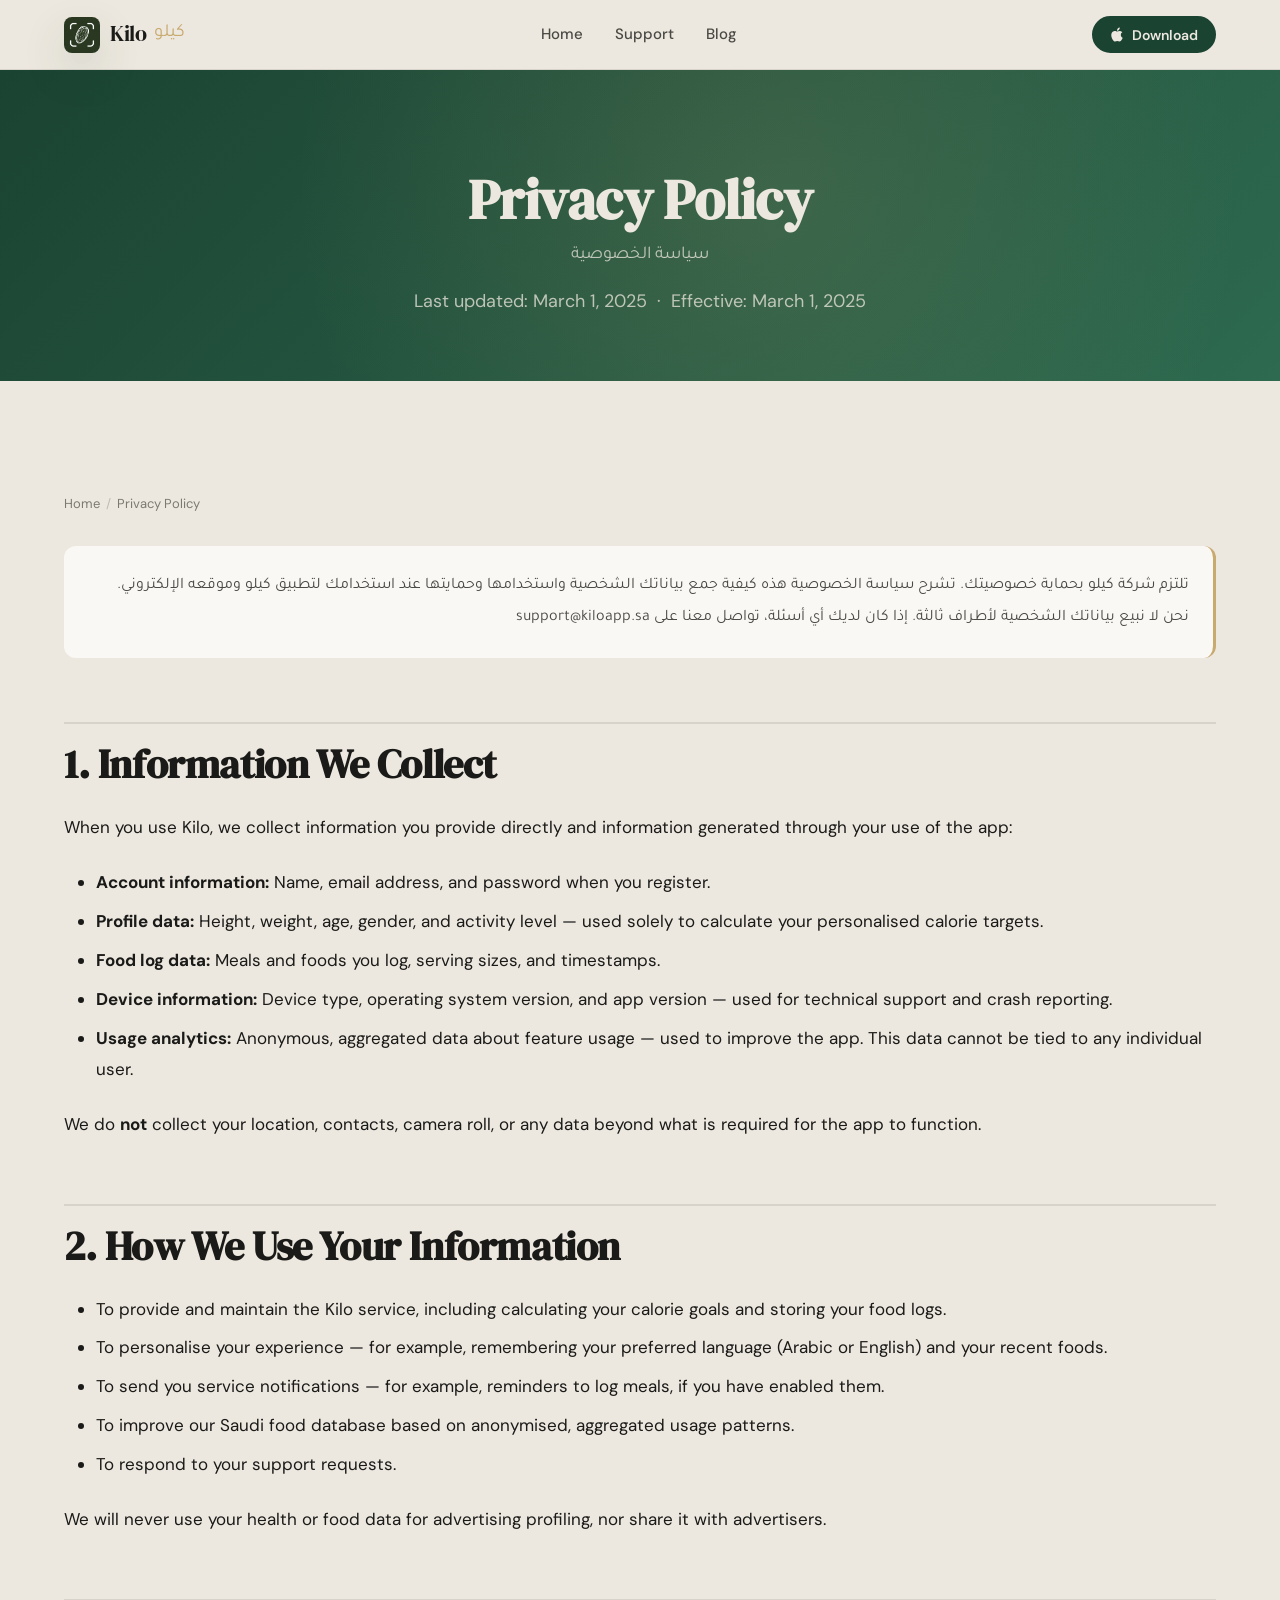
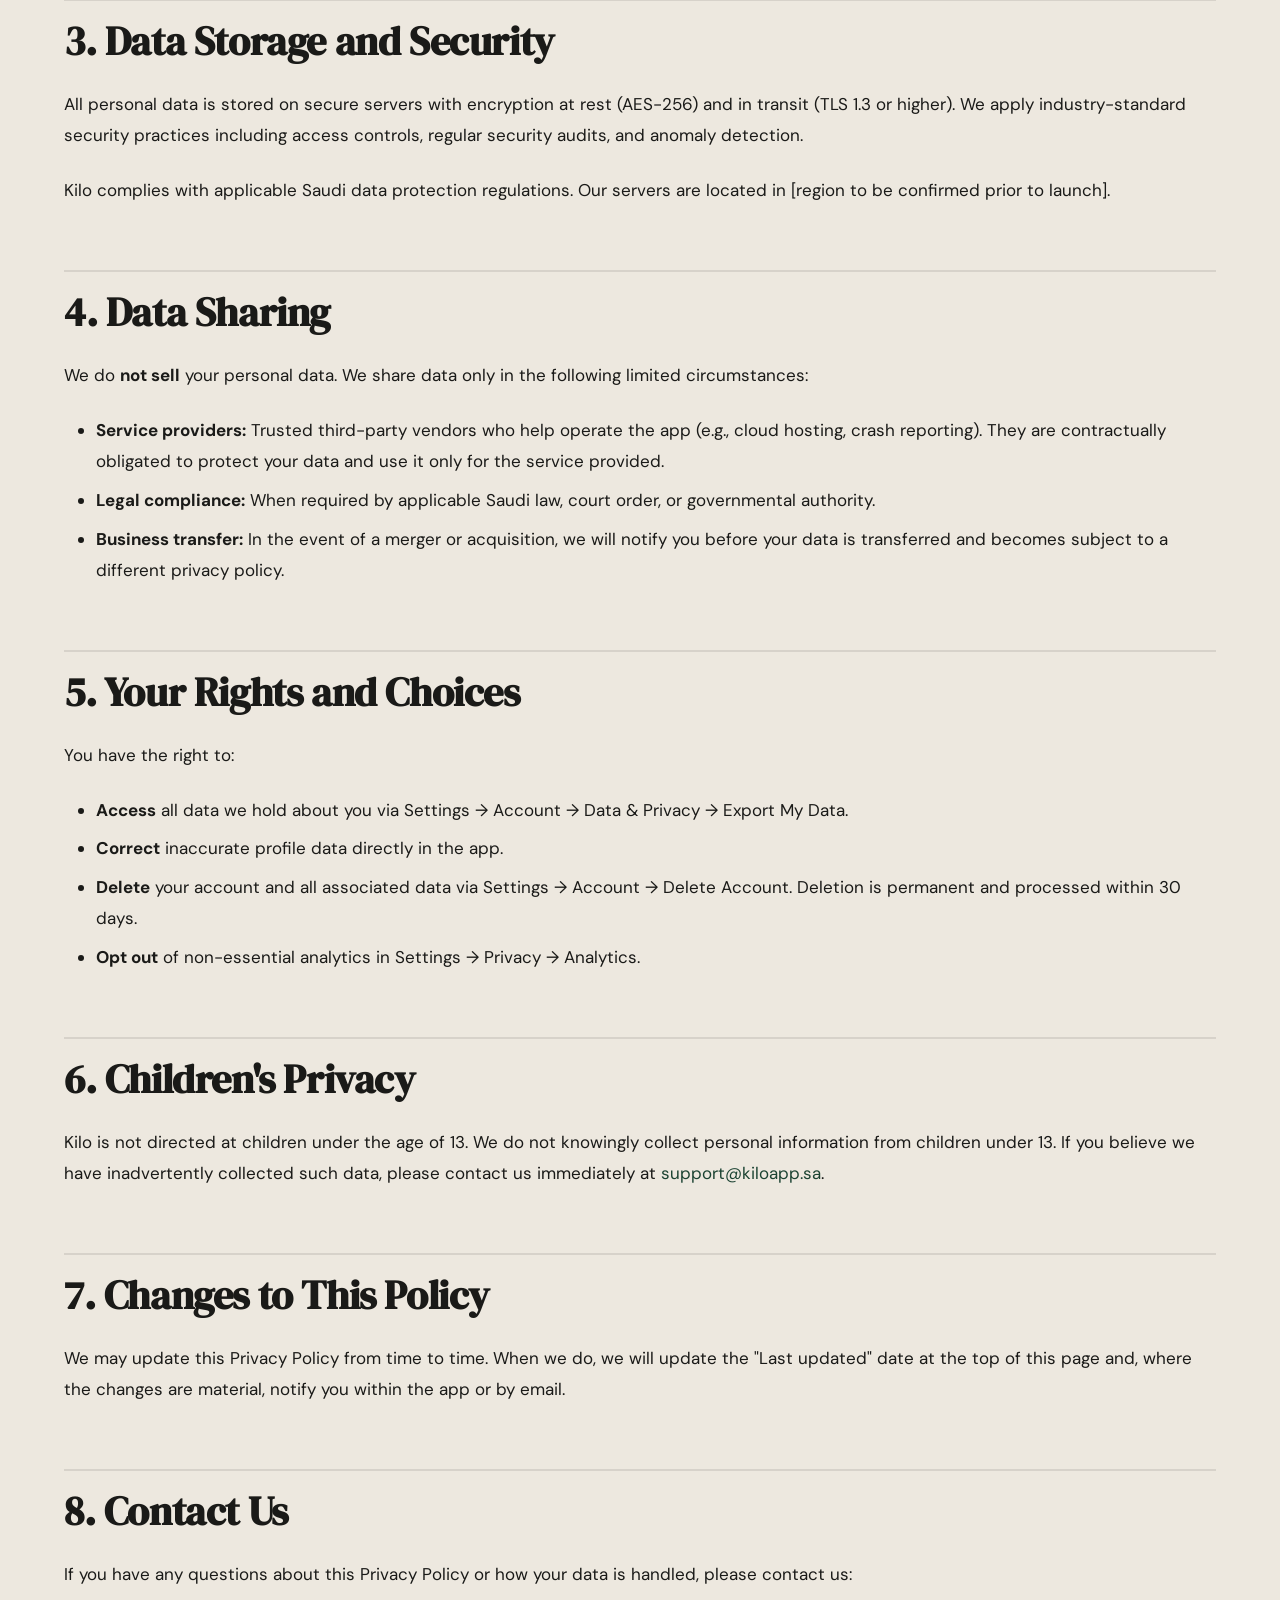
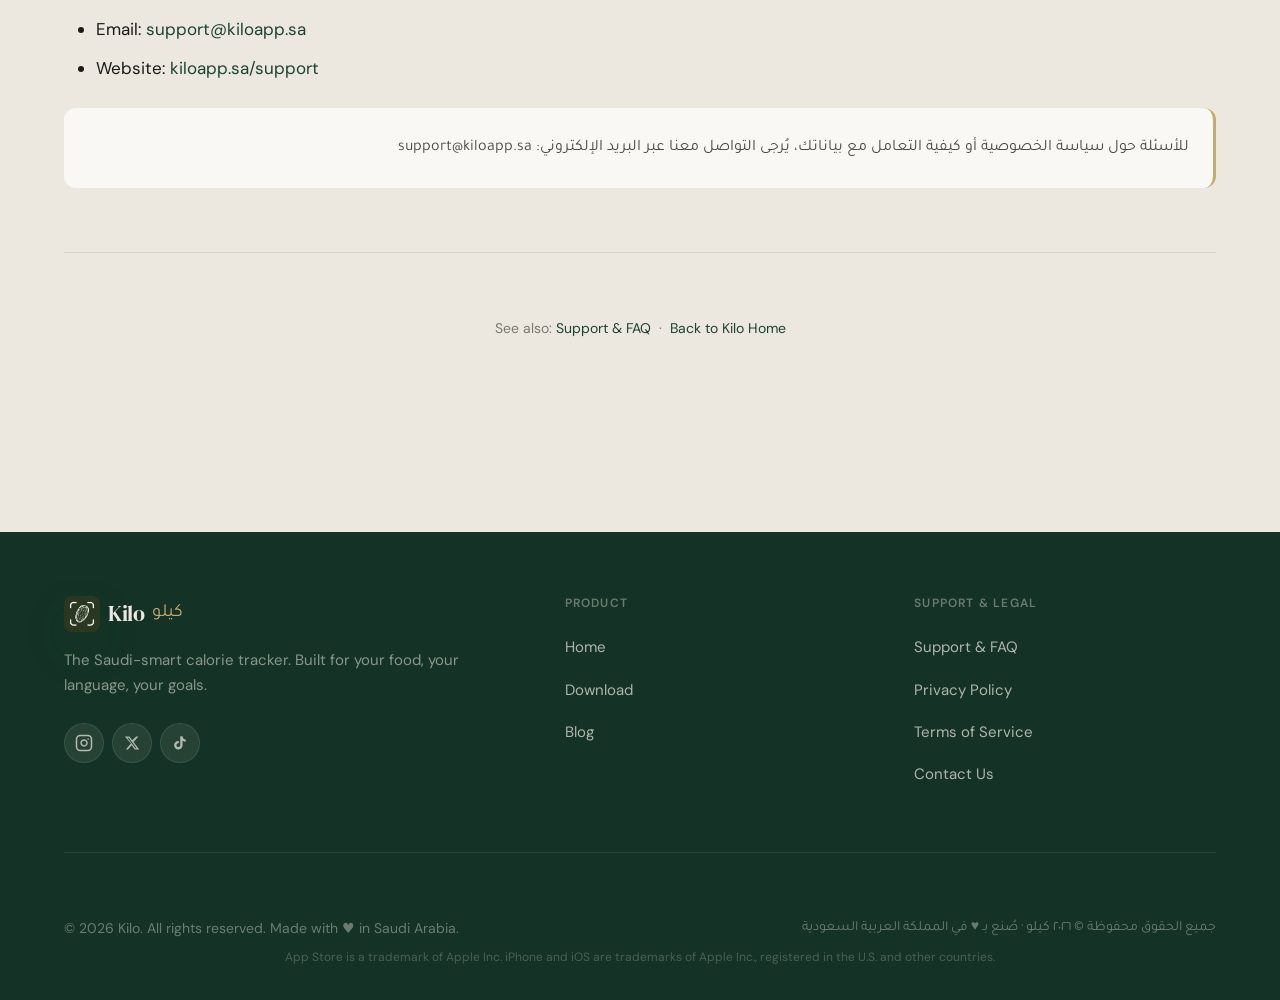
<file: privacy/index.html>
<!DOCTYPE html>
<html lang="en">
  <head>
    <meta charset="UTF-8" />
    <meta name="viewport" content="width=device-width, initial-scale=1.0" />

    <title>Privacy Policy — Kilo (كيلو)</title>
    <meta
      name="description"
      content="Kilo's Privacy Policy — how we collect, use, and protect your data. Arabic and English versions available."
    />
    <meta
      name="description"
      lang="ar"
      content="سياسة خصوصية كيلو — كيف نجمع بياناتك ونستخدمها ونحميها. متوفر بالعربية والإنجليزية."
    />
    <meta name="robots" content="index, follow" />
    <meta name="author" content="Kilo App" />

    <!-- Geo -->
    <meta name="geo.region" content="SA" />
    <meta name="geo.placename" content="Saudi Arabia" />

    <!-- Open Graph -->
    <meta property="og:type" content="website" />
    <meta property="og:site_name" content="Kilo — كيلو" />
    <meta property="og:title" content="Privacy Policy — Kilo (كيلو)" />
    <meta
      property="og:description"
      content="How Kilo collects, uses, and protects your personal data."
    />
    <meta property="og:url" content="https://kiloapp.sa/privacy" />
    <meta property="og:locale" content="en_US" />
    <meta property="og:locale:alternate" content="ar_SA" />

    <!-- Canonical + hreflang -->
    <link rel="canonical" href="https://kiloapp.sa/privacy" />
    <link rel="alternate" hreflang="en" href="https://kiloapp.sa/privacy" />
    <link rel="alternate" hreflang="ar" href="https://kiloapp.sa/ar/privacy" />
    <link
      rel="alternate"
      hreflang="x-default"
      href="https://kiloapp.sa/privacy"
    />

    <!-- Fonts -->
    <link rel="preconnect" href="https://fonts.googleapis.com" />
    <link rel="preconnect" href="https://fonts.gstatic.com" crossorigin />
    <link
      href="https://fonts.googleapis.com/css2?family=DM+Serif+Display:ital@0;1&family=DM+Sans:ital,opsz,wght@0,9..40,300;0,9..40,400;0,9..40,500;0,9..40,600;0,9..40,700;1,9..40,400&family=Tajawal:wght@300;400;500;700&display=swap"
      rel="stylesheet"
    />
    <link rel="stylesheet" href="../styles.css" />
    <link rel="icon" type="image/jpeg" href="../assets/app-icon.jpg" />
    <link rel="apple-touch-icon" href="../assets/app-icon.jpg" />

    <!-- Critical CSS -->
    <style>
      :root {
        --color-bg: #ede8df;
        --color-primary: #1b4332;
        --color-accent: #c8a96e;
        --color-text: #1a1a18;
      }
      body {
        background-color: #ede8df;
        color: #1a1a18;
        font-family: "DM Sans", system-ui, sans-serif;
        margin: 0;
      }
      .nav {
        position: sticky;
        top: 0;
        z-index: 100;
        background-color: rgba(237, 232, 223, 0.92);
        border-bottom: 1px solid rgba(26, 26, 24, 0.1);
        padding: 1rem 0;
        backdrop-filter: blur(16px);
        -webkit-backdrop-filter: blur(16px);
      }
      .container {
        width: 100%;
        max-width: 1200px;
        margin: 0 auto;
        padding: 0 1.5rem;
      }
    </style>

    <!-- JSON-LD: Organization -->
    <script type="application/ld+json">
      {
        "@context": "https://schema.org",
        "@type": "Organization",
        "name": "Kilo",
        "alternateName": "كيلو",
        "url": "https://kiloapp.sa",
        "description": "Saudi-market calorie tracking iOS app",
        "foundingLocation": {
          "@type": "Place",
          "addressCountry": "SA",
          "name": "Saudi Arabia"
        }
      }
    </script>
  </head>
  <body>
    <!-- ===================== NAVIGATION ===================== -->
    <nav class="nav" role="navigation" aria-label="Main navigation">
      <div class="container">
        <div class="nav__inner">
          <a href="/" class="nav__logo" aria-label="Kilo — Home">
            <span class="app-icon app-icon--sm">
              <img
                src="../assets/app-icon.jpg"
                alt=""
                class="app-icon__image"
              />
            </span>
            <span class="wordmark">
              <span class="wordmark__en">Kilo</span>
              <span class="wordmark__ar">كيلو</span>
            </span>
          </a>

          <ul class="nav__links">
            <li><a href="/">Home</a></li>
            <li><a href="/support">Support</a></li>
            <li><a href="/blog/">Blog</a></li>
          </ul>

          <a
            href="https://apps.apple.com/app/kilo-calorie-tracker/id6760403552"
            class="btn btn--primary btn--sm nav__cta"
            target="_blank"
            rel="noopener noreferrer"
          >
            <svg
              width="14"
              height="17"
              viewBox="0 0 22.773 22.773"
              fill="currentColor"
              xmlns="http://www.w3.org/2000/svg"
              aria-hidden="true"
            >
              <path
                d="M15.769,0c0.053,0,0.106,0,0.162,0c0.13,1.606-0.483,2.806-1.228,3.675c-0.731,0.863-1.732,1.7-3.351,1.573c-0.108-1.583,0.506-2.694,1.25-3.561C13.292,0.879,14.557,0.16,15.769,0z"
              />
              <path
                d="M20.67,16.716c0,0.016,0,0.03,0,0.045c-0.455,1.378-1.104,2.559-1.896,3.655c-0.723,0.995-1.609,2.334-3.191,2.334c-1.367,0-2.275-0.879-3.676-0.903c-1.482-0.024-2.297,0.735-3.652,0.926c-0.155,0-0.31,0-0.462,0c-0.995-0.144-1.798-0.932-2.383-1.642c-1.725-2.098-3.058-4.808-3.306-8.276c0-0.34,0-0.679,0-1.019c0.105-2.482,1.311-4.5,2.914-5.478c0.846-0.52,2.009-0.963,3.304-0.765c0.555,0.086,1.122,0.276,1.619,0.464c0.471,0.181,1.06,0.502,1.618,0.485c0.378-0.011,0.754-0.208,1.135-0.347c1.116-0.403,2.21-0.865,3.652-0.648c1.733,0.262,2.963,1.032,3.723,2.22c-1.466,0.933-2.625,2.339-2.427,4.74C17.818,14.688,19.086,15.964,20.67,16.716z"
              />
            </svg>
            Download
          </a>

          <button
            class="nav__hamburger"
            id="hamburger-btn"
            aria-label="Toggle navigation menu"
            aria-expanded="false"
            aria-controls="mobile-menu"
          >
            <span aria-hidden="true"></span>
            <span aria-hidden="true"></span>
            <span aria-hidden="true"></span>
          </button>
        </div>

        <div class="nav__mobile-menu" id="mobile-menu" aria-hidden="true">
          <a href="/">Home</a>
          <a href="/support">Support</a>
          <a href="/blog/">Blog</a>
          <a
            href="https://apps.apple.com/app/kilo-calorie-tracker/id6760403552"
            class="btn btn--primary"
            target="_blank"
            rel="noopener noreferrer"
          >
            <svg
              width="18"
              height="22"
              viewBox="0 0 22.773 22.773"
              fill="currentColor"
              xmlns="http://www.w3.org/2000/svg"
              aria-hidden="true"
            >
              <path
                d="M15.769,0c0.053,0,0.106,0,0.162,0c0.13,1.606-0.483,2.806-1.228,3.675c-0.731,0.863-1.732,1.7-3.351,1.573c-0.108-1.583,0.506-2.694,1.25-3.561C13.292,0.879,14.557,0.16,15.769,0z"
              />
              <path
                d="M20.67,16.716c0,0.016,0,0.03,0,0.045c-0.455,1.378-1.104,2.559-1.896,3.655c-0.723,0.995-1.609,2.334-3.191,2.334c-1.367,0-2.275-0.879-3.676-0.903c-1.482-0.024-2.297,0.735-3.652,0.926c-0.155,0-0.31,0-0.462,0c-0.995-0.144-1.798-0.932-2.383-1.642c-1.725-2.098-3.058-4.808-3.306-8.276c0-0.34,0-0.679,0-1.019c0.105-2.482,1.311-4.5,2.914-5.478c0.846-0.52,2.009-0.963,3.304-0.765c0.555,0.086,1.122,0.276,1.619,0.464c0.471,0.181,1.06,0.502,1.618,0.485c0.378-0.011,0.754-0.208,1.135-0.347c1.116-0.403,2.21-0.865,3.652-0.648c1.733,0.262,2.963,1.032,3.723,2.22c-1.466,0.933-2.625,2.339-2.427,4.74C17.818,14.688,19.086,15.964,20.67,16.716z"
              />
            </svg>
            Download on the App Store
          </a>
        </div>
      </div>
    </nav>

    <main>
      <!-- Page header -->
      <div class="support-hero">
        <div class="container">
          <h1>Privacy Policy</h1>
          <p class="support-hero__ar" lang="ar">سياسة الخصوصية</p>
          <p>
            Last updated: March 1, 2025 &nbsp;·&nbsp; Effective: March 1, 2025
          </p>
        </div>
      </div>

      <section class="section">
        <div class="container container--narrow">
          <!-- Breadcrumb -->
          <nav class="breadcrumb" aria-label="Breadcrumb">
            <a href="/">Home</a>
            <span class="breadcrumb__sep" aria-hidden="true">/</span>
            <span aria-current="page">Privacy Policy</span>
          </nav>

          <!-- Arabic intro -->
          <p class="arabic-para" lang="ar">
            تلتزم شركة كيلو بحماية خصوصيتك. تشرح سياسة الخصوصية هذه كيفية جمع
            بياناتك الشخصية واستخدامها وحمايتها عند استخدامك لتطبيق كيلو وموقعه
            الإلكتروني. نحن لا نبيع بياناتك الشخصية لأطراف ثالثة. إذا كان لديك
            أي أسئلة، تواصل معنا على support@kiloapp.sa
          </p>

          <div class="article-body">
            <h2>1. Information We Collect</h2>
            <p>
              When you use Kilo, we collect information you provide directly and
              information generated through your use of the app:
            </p>
            <ul>
              <li>
                <strong>Account information:</strong> Name, email address, and
                password when you register.
              </li>
              <li>
                <strong>Profile data:</strong> Height, weight, age, gender, and
                activity level — used solely to calculate your personalised
                calorie targets.
              </li>
              <li>
                <strong>Food log data:</strong> Meals and foods you log, serving
                sizes, and timestamps.
              </li>
              <li>
                <strong>Device information:</strong> Device type, operating
                system version, and app version — used for technical support and
                crash reporting.
              </li>
              <li>
                <strong>Usage analytics:</strong> Anonymous, aggregated data
                about feature usage — used to improve the app. This data cannot
                be tied to any individual user.
              </li>
            </ul>
            <p>
              We do <strong>not</strong> collect your location, contacts, camera
              roll, or any data beyond what is required for the app to function.
            </p>

            <h2>2. How We Use Your Information</h2>
            <ul>
              <li>
                To provide and maintain the Kilo service, including calculating
                your calorie goals and storing your food logs.
              </li>
              <li>
                To personalise your experience — for example, remembering your
                preferred language (Arabic or English) and your recent foods.
              </li>
              <li>
                To send you service notifications — for example, reminders to
                log meals, if you have enabled them.
              </li>
              <li>
                To improve our Saudi food database based on anonymised,
                aggregated usage patterns.
              </li>
              <li>To respond to your support requests.</li>
            </ul>
            <p>
              We will never use your health or food data for advertising
              profiling, nor share it with advertisers.
            </p>

            <h2>3. Data Storage and Security</h2>
            <p>
              All personal data is stored on secure servers with encryption at
              rest (AES-256) and in transit (TLS 1.3 or higher). We apply
              industry-standard security practices including access controls,
              regular security audits, and anomaly detection.
            </p>
            <p>
              Kilo complies with applicable Saudi data protection regulations.
              Our servers are located in [region to be confirmed prior to
              launch].
            </p>

            <h2>4. Data Sharing</h2>
            <p>
              We do <strong>not sell</strong> your personal data. We share data
              only in the following limited circumstances:
            </p>
            <ul>
              <li>
                <strong>Service providers:</strong> Trusted third-party vendors
                who help operate the app (e.g., cloud hosting, crash reporting).
                They are contractually obligated to protect your data and use it
                only for the service provided.
              </li>
              <li>
                <strong>Legal compliance:</strong> When required by applicable
                Saudi law, court order, or governmental authority.
              </li>
              <li>
                <strong>Business transfer:</strong> In the event of a merger or
                acquisition, we will notify you before your data is transferred
                and becomes subject to a different privacy policy.
              </li>
            </ul>

            <h2>5. Your Rights and Choices</h2>
            <p>You have the right to:</p>
            <ul>
              <li>
                <strong>Access</strong> all data we hold about you via Settings
                → Account → Data &amp; Privacy → Export My Data.
              </li>
              <li>
                <strong>Correct</strong> inaccurate profile data directly in the
                app.
              </li>
              <li>
                <strong>Delete</strong> your account and all associated data via
                Settings → Account → Delete Account. Deletion is permanent and
                processed within 30 days.
              </li>
              <li>
                <strong>Opt out</strong> of non-essential analytics in Settings
                → Privacy → Analytics.
              </li>
            </ul>

            <h2>6. Children's Privacy</h2>
            <p>
              Kilo is not directed at children under the age of 13. We do not
              knowingly collect personal information from children under 13. If
              you believe we have inadvertently collected such data, please
              contact us immediately at
              <a href="mailto:support@kiloapp.sa">support@kiloapp.sa</a>.
            </p>

            <h2>7. Changes to This Policy</h2>
            <p>
              We may update this Privacy Policy from time to time. When we do,
              we will update the "Last updated" date at the top of this page
              and, where the changes are material, notify you within the app or
              by email.
            </p>

            <h2>8. Contact Us</h2>
            <p>
              If you have any questions about this Privacy Policy or how your
              data is handled, please contact us:
            </p>
            <ul>
              <li>
                Email:
                <a href="mailto:support@kiloapp.sa">support@kiloapp.sa</a>
              </li>
              <li>
                Website:
                <a href="https://kiloapp.sa/support">kiloapp.sa/support</a>
              </li>
            </ul>
            <p lang="ar" class="arabic-para">
              للأسئلة حول سياسة الخصوصية أو كيفية التعامل مع بياناتك، يُرجى
              التواصل معنا عبر البريد الإلكتروني: support@kiloapp.sa
            </p>
          </div>

          <div class="divider"></div>

          <p
            style="
              font-size: 0.875rem;
              color: var(--color-text-muted);
              text-align: center;
            "
          >
            See also: <a href="/support">Support &amp; FAQ</a> &nbsp;·&nbsp;
            <a href="/">Back to Kilo Home</a>
          </p>
        </div>
      </section>
    </main>

    <!-- ===================== FOOTER ===================== -->
    <footer class="footer" role="contentinfo">
      <div class="container">
        <div class="footer__top">
          <div class="footer__brand">
            <div class="wordmark mb-md">
              <span class="app-icon app-icon--sm" aria-hidden="true">
                <img
                  src="../assets/app-icon.jpg"
                  alt=""
                  class="app-icon__image"
                />
              </span>
              <span class="wordmark__en">Kilo</span>
              <span class="wordmark__ar">كيلو</span>
            </div>
            <p>
              The Saudi-smart calorie tracker. Built for your food, your
              language, your goals.
            </p>
            <div class="footer__social" aria-label="Social media links">
              <a
                href="https://www.instagram.com/kiloapp.sa/"
                class="social-icon"
                aria-label="Kilo on Instagram"
              >
                <svg
                  width="18"
                  height="18"
                  viewBox="0 0 24 24"
                  fill="none"
                  stroke="currentColor"
                  stroke-width="2"
                  stroke-linecap="round"
                  stroke-linejoin="round"
                  aria-hidden="true"
                >
                  <rect x="2" y="2" width="20" height="20" rx="5" ry="5" />
                  <path d="M16 11.37A4 4 0 1 1 12.63 8 4 4 0 0 1 16 11.37z" />
                  <line x1="17.5" y1="6.5" x2="17.51" y2="6.5" />
                </svg>
              </a>
              <a href="#" class="social-icon" aria-label="Kilo on X / Twitter">
                <svg
                  width="16"
                  height="16"
                  viewBox="0 0 24 24"
                  fill="currentColor"
                  aria-hidden="true"
                >
                  <path
                    d="M18.244 2.25h3.308l-7.227 8.26 8.502 11.24H16.17l-4.714-6.231-5.401 6.231H2.746l7.73-8.835L1.254 2.25H8.08l4.259 5.63zm-1.161 17.52h1.833L7.084 4.126H5.117z"
                  />
                </svg>
              </a>
              <a href="#" class="social-icon" aria-label="Kilo on TikTok">
                <svg
                  width="16"
                  height="18"
                  viewBox="0 0 24 24"
                  fill="currentColor"
                  aria-hidden="true"
                >
                  <path
                    d="M19.59 6.69a4.83 4.83 0 0 1-3.77-4.25V2h-3.45v13.67a2.89 2.89 0 0 1-2.88 2.5 2.89 2.89 0 0 1-2.89-2.89 2.89 2.89 0 0 1 2.89-2.89c.28 0 .54.04.79.1V9.01a6.3 6.3 0 0 0-.79-.05 6.34 6.34 0 0 0-6.34 6.34 6.34 6.34 0 0 0 6.34 6.34 6.34 6.34 0 0 0 6.33-6.34V8.69a8.18 8.18 0 0 0 4.78 1.52V6.69a4.85 4.85 0 0 1-1.01 0z"
                  />
                </svg>
              </a>
            </div>
          </div>

          <nav class="footer__nav" aria-label="Footer navigation">
            <h4>Product</h4>
            <ul>
              <li><a href="/">Home</a></li>
              <li>
                <a
                  href="https://apps.apple.com/app/kilo-calorie-tracker/id6760403552"
                  target="_blank"
                  rel="noopener noreferrer"
                  >Download</a
                >
              </li>
              <li><a href="/blog/">Blog</a></li>
            </ul>
          </nav>

          <nav class="footer__nav" aria-label="Footer legal navigation">
            <h4>Support &amp; Legal</h4>
            <ul>
              <li><a href="/support">Support &amp; FAQ</a></li>
              <li><a href="/privacy">Privacy Policy</a></li>
              <li><a href="#">Terms of Service</a></li>
              <li><a href="mailto:support@kiloapp.sa">Contact Us</a></li>
            </ul>
          </nav>
        </div>
        <div class="footer__bottom">
          <span
            >&copy; 2026 Kilo. All rights reserved. Made with &#9829; in Saudi
            Arabia.</span
          >
          <span class="footer__bottom-ar" lang="ar"
            >جميع الحقوق محفوظة &copy; ٢٠٢٦ كيلو &middot; صُنع بـ &#9829; في
            المملكة العربية السعودية</span
          >
        </div>
        <p class="footer__legal">
          App Store is a trademark of Apple Inc. iPhone and iOS are trademarks
          of Apple Inc., registered in the U.S. and other countries.
        </p>
      </div>
    </footer>

    <script>
      (function () {
        var btn = document.getElementById("hamburger-btn");
        var menu = document.getElementById("mobile-menu");
        if (!btn || !menu) return;
        btn.addEventListener("click", function () {
          var open = menu.classList.toggle("is-open");
          btn.setAttribute("aria-expanded", open);
          menu.setAttribute("aria-hidden", !open);
        });
        menu.querySelectorAll("a").forEach(function (link) {
          link.addEventListener("click", function () {
            menu.classList.remove("is-open");
            btn.setAttribute("aria-expanded", "false");
            menu.setAttribute("aria-hidden", "true");
          });
        });
        document.addEventListener("click", function (e) {
          if (!btn.contains(e.target) && !menu.contains(e.target)) {
            menu.classList.remove("is-open");
            btn.setAttribute("aria-expanded", "false");
            menu.setAttribute("aria-hidden", "true");
          }
        });
      })();
    </script>
  </body>
</html>
</file>
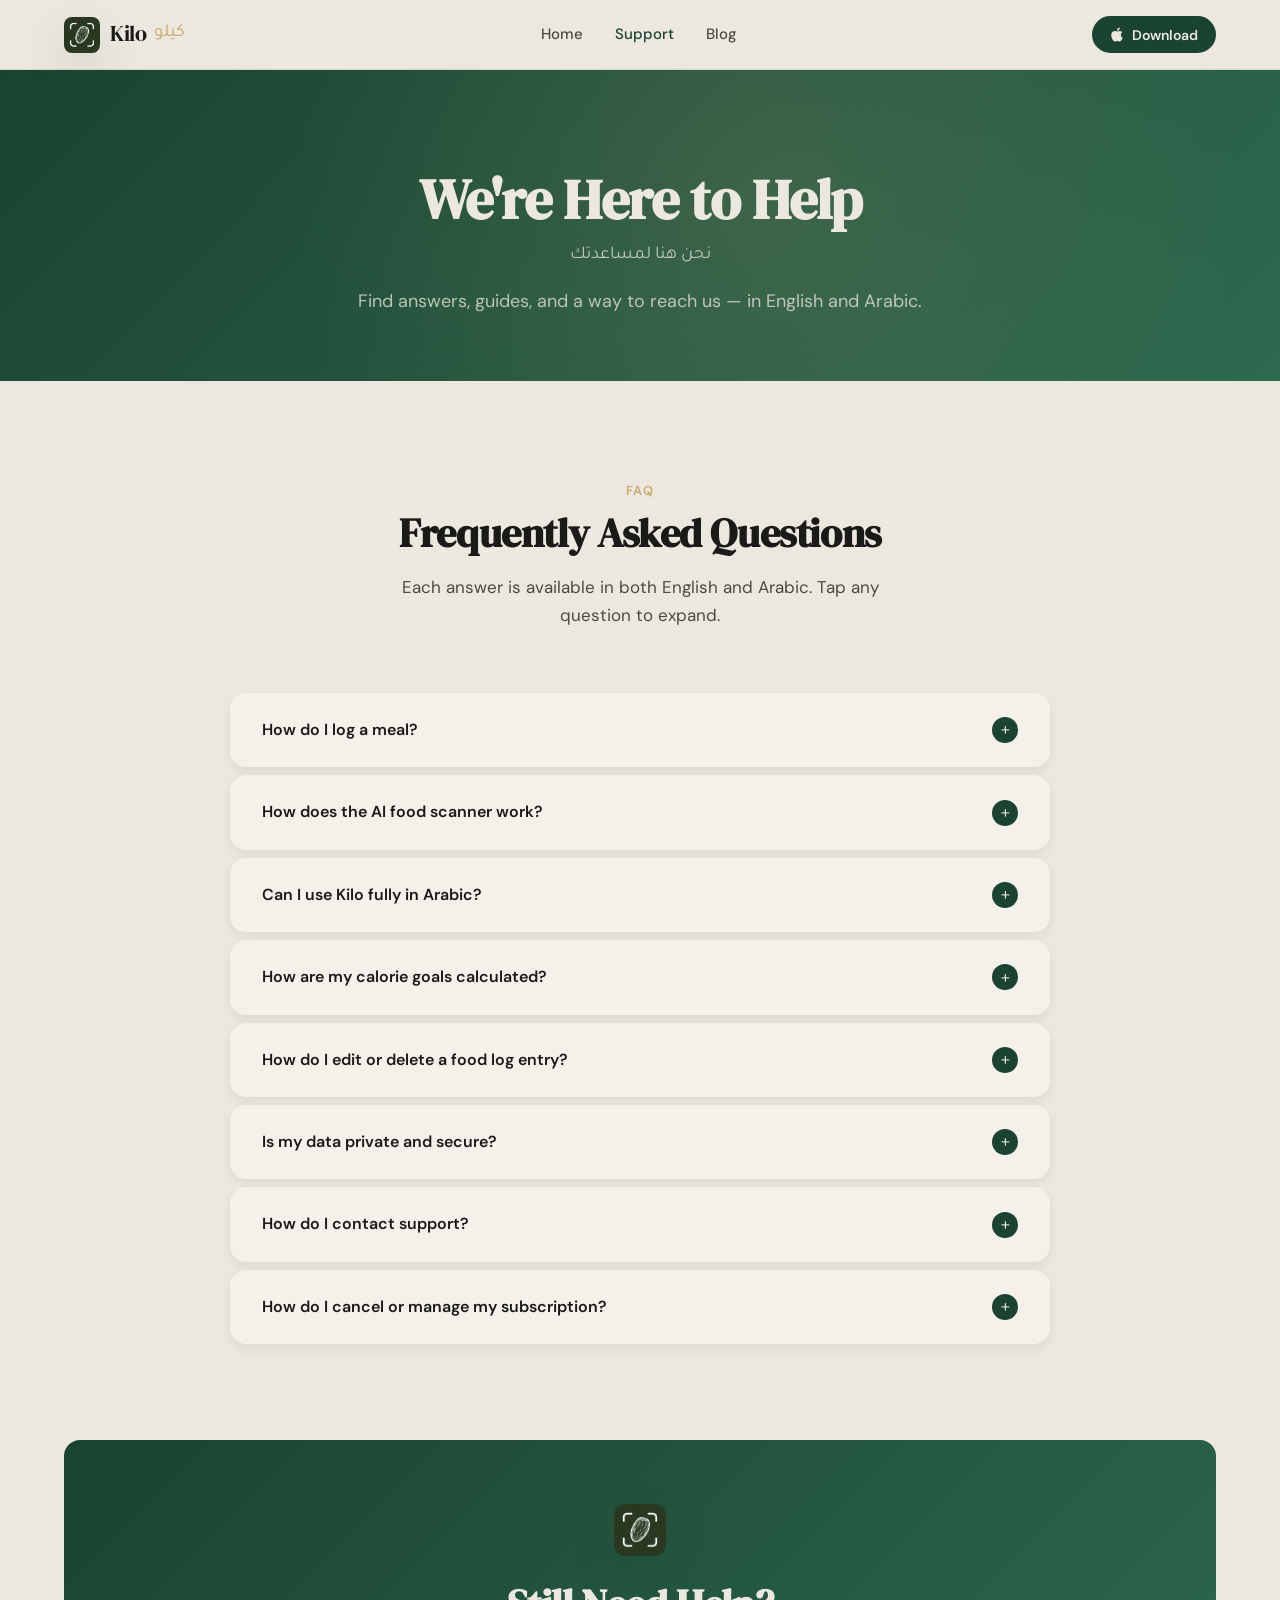
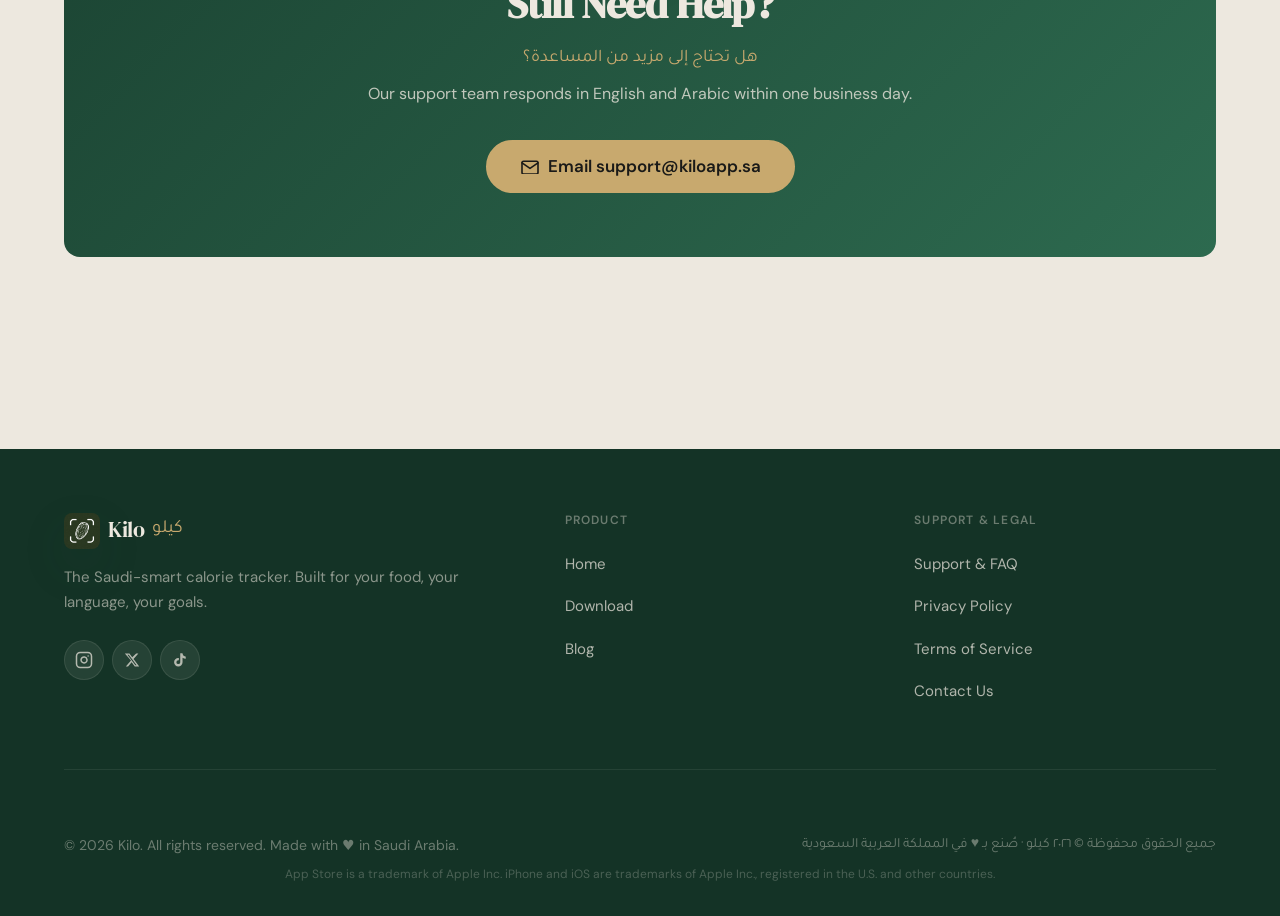
<file: support/index.html>
<!DOCTYPE html>
<html lang="en">
  <head>
    <meta charset="UTF-8" />
    <meta name="viewport" content="width=device-width, initial-scale=1.0" />

    <!-- Primary SEO -->
    <title>Support — Kilo (كيلو) Calorie Tracking App</title>
    <meta
      name="description"
      content="Get help with Kilo, the Saudi-smart calorie tracking app. Find answers to common questions about food logging, AI scanner, calorie goals, Arabic support, and account management."
    />
    <meta
      name="description"
      lang="ar"
      content="احصل على المساعدة مع تطبيق كيلو لتتبع السعرات الحرارية. أجوبة للأسئلة الشائعة حول تسجيل الطعام، الماسح الذكي، أهداف السعرات، ودعم اللغة العربية."
    />
    <meta
      name="keywords"
      content="Kilo app support, calorie tracker help, كيلو دعم, تطبيق كيلو مساعدة, Saudi food tracker FAQ"
    />
    <meta name="robots" content="index, follow" />
    <meta name="author" content="Kilo App" />

    <!-- Geo -->
    <meta name="geo.region" content="SA" />
    <meta name="geo.placename" content="Saudi Arabia" />

    <!-- Open Graph -->
    <meta property="og:type" content="website" />
    <meta property="og:site_name" content="Kilo — كيلو" />
    <meta
      property="og:title"
      content="Support — Kilo (كيلو) Calorie Tracking App"
    />
    <meta
      property="og:description"
      content="Get help with Kilo. FAQ, how-to guides, and contact support for the Saudi-smart calorie tracking app."
    />
    <meta property="og:url" content="https://kiloapp.sa/support" />
    <meta property="og:image" content="https://kiloapp.sa/og-image.jpg" />
    <meta property="og:locale" content="en_US" />
    <meta property="og:locale:alternate" content="ar_SA" />

    <!-- Twitter Card -->
    <meta name="twitter:card" content="summary_large_image" />
    <meta name="twitter:title" content="Support — Kilo (كيلو)" />
    <meta
      name="twitter:description"
      content="Get help with Kilo, the Saudi-smart calorie tracking app."
    />
    <meta name="twitter:image" content="https://kiloapp.sa/og-image.jpg" />

    <!-- Canonical + hreflang -->
    <link rel="canonical" href="https://kiloapp.sa/support" />
    <link rel="alternate" hreflang="en" href="https://kiloapp.sa/support" />
    <link rel="alternate" hreflang="ar" href="https://kiloapp.sa/ar/support" />
    <link
      rel="alternate"
      hreflang="x-default"
      href="https://kiloapp.sa/support"
    />

    <!-- Fonts -->
    <link rel="preconnect" href="https://fonts.googleapis.com" />
    <link rel="preconnect" href="https://fonts.gstatic.com" crossorigin />
    <link
      href="https://fonts.googleapis.com/css2?family=DM+Serif+Display:ital@0;1&family=DM+Sans:ital,opsz,wght@0,9..40,300;0,9..40,400;0,9..40,500;0,9..40,600;0,9..40,700;1,9..40,400&family=Tajawal:wght@300;400;500;700&display=swap"
      rel="stylesheet"
    />

    <link rel="stylesheet" href="../styles.css" />
    <link rel="icon" type="image/jpeg" href="../assets/app-icon.jpg" />
    <link rel="apple-touch-icon" href="../assets/app-icon.jpg" />

    <!-- Critical CSS -->
    <style>
      :root {
        --color-bg: #ede8df;
        --color-primary: #1b4332;
        --color-accent: #c8a96e;
        --color-text: #1a1a18;
      }
      body {
        background-color: #ede8df;
        color: #1a1a18;
        font-family: "DM Sans", system-ui, sans-serif;
        margin: 0;
      }
      .nav {
        position: sticky;
        top: 0;
        z-index: 100;
        background-color: rgba(237, 232, 223, 0.92);
        border-bottom: 1px solid rgba(26, 26, 24, 0.1);
        padding: 1rem 0;
        backdrop-filter: blur(16px);
        -webkit-backdrop-filter: blur(16px);
      }
      .container {
        width: 100%;
        max-width: 1200px;
        margin: 0 auto;
        padding: 0 1.5rem;
      }
    </style>

    <!-- JSON-LD: Organization -->
    <script type="application/ld+json">
      {
        "@context": "https://schema.org",
        "@type": "Organization",
        "name": "Kilo",
        "alternateName": "كيلو",
        "url": "https://kiloapp.sa",
        "description": "Saudi-market calorie tracking iOS app",
        "foundingLocation": {
          "@type": "Place",
          "addressCountry": "SA",
          "name": "Saudi Arabia"
        },
        "contactPoint": {
          "@type": "ContactPoint",
          "contactType": "customer support",
          "email": "support@kiloapp.sa",
          "availableLanguage": ["English", "Arabic"]
        }
      }
    </script>

    <!-- JSON-LD: FAQPage -->
    <script type="application/ld+json">
      {
        "@context": "https://schema.org",
        "@type": "FAQPage",
        "mainEntity": [
          {
            "@type": "Question",
            "name": "How do I log a meal in Kilo?",
            "acceptedAnswer": {
              "@type": "Answer",
              "text": "Tap the '+' button on the main screen, then choose 'Search food', 'Scan barcode', or 'Take a photo'. Search our Saudi food database — type 'Kabsa', 'Mandi', or any dish — select a serving size, and tap 'Add'. The calories and macros update instantly."
            }
          },
          {
            "@type": "Question",
            "name": "How does the AI food scanner work?",
            "acceptedAnswer": {
              "@type": "Answer",
              "text": "Point your camera at any meal and Kilo's AI recognises the dish and estimates calories and macronutrients from the photo. For best results, ensure good lighting and photograph from above at a 45° angle. The scanner works on Saudi dishes as well as international foods. You can review and adjust the estimate before saving."
            }
          },
          {
            "@type": "Question",
            "name": "Can I use Kilo fully in Arabic?",
            "acceptedAnswer": {
              "@type": "Answer",
              "text": "Yes. Kilo supports a full Arabic interface with right-to-left layout. The full app, food database, notifications, and goal summaries are available in Arabic. Go to Settings → Language → العربية to switch at any time."
            }
          },
          {
            "@type": "Question",
            "name": "How are my calorie goals calculated?",
            "acceptedAnswer": {
              "@type": "Answer",
              "text": "Kilo uses the Mifflin-St Jeor equation — the gold-standard formula for estimating Basal Metabolic Rate (BMR). This is multiplied by your activity factor to determine your Total Daily Energy Expenditure (TDEE). For weight loss, Kilo creates a 500 kcal/day deficit, targeting safe loss of approximately 0.5 kg/week. You can customise your target in Settings."
            }
          },
          {
            "@type": "Question",
            "name": "How do I edit or delete a food log entry?",
            "acceptedAnswer": {
              "@type": "Answer",
              "text": "On the Today screen, tap any logged meal to open it. You will see options to edit the serving size, change the food item, or delete the entry. To edit a past day, tap the date arrow at the top of the screen to navigate back, then tap any entry. All changes update your daily totals immediately."
            }
          },
          {
            "@type": "Question",
            "name": "Is my data private and secure?",
            "acceptedAnswer": {
              "@type": "Answer",
              "text": "Your health data is encrypted in transit and at rest. We never sell your personal data to third parties. You can export or delete your data at any time from Settings → Account → Data & Privacy. Kilo complies with applicable Saudi data protection regulations and Apple's App Store privacy guidelines."
            }
          },
          {
            "@type": "Question",
            "name": "How do I contact Kilo support?",
            "acceptedAnswer": {
              "@type": "Answer",
              "text": "Email us at support@kiloapp.sa. You can also tap Help & Feedback in the app under Settings to send a message with your device info attached. We respond within 1 business day in English or Arabic."
            }
          },
          {
            "@type": "Question",
            "name": "How do I cancel or manage my Kilo subscription?",
            "acceptedAnswer": {
              "@type": "Answer",
              "text": "Kilo subscriptions are managed through Apple. To cancel: iPhone Settings → [Your Name] → Subscriptions → Kilo. Your Kilo Pro access continues until the end of the current billing period after cancellation. All billing is handled by Apple."
            }
          }
        ]
      }
    </script>
  </head>
  <body>
    <!-- ===================== NAVIGATION ===================== -->
    <nav class="nav" role="navigation" aria-label="Main navigation">
      <div class="container">
        <div class="nav__inner">
          <a href="/" class="nav__logo" aria-label="Kilo — Home">
            <span class="app-icon app-icon--sm">
              <img
                src="../assets/app-icon.jpg"
                alt=""
                class="app-icon__image"
              />
            </span>
            <span class="wordmark">
              <span class="wordmark__en">Kilo</span>
              <span class="wordmark__ar">كيلو</span>
            </span>
          </a>

          <ul class="nav__links">
            <li><a href="/">Home</a></li>
            <li>
              <a href="/support" class="active" aria-current="page">Support</a>
            </li>
            <li><a href="/blog/">Blog</a></li>
          </ul>

          <a
            href="https://apps.apple.com/app/kilo-calorie-tracker/id6760403552"
            class="btn btn--primary btn--sm nav__cta"
            target="_blank"
            rel="noopener noreferrer"
          >
            <svg
              width="14"
              height="17"
              viewBox="0 0 22.773 22.773"
              fill="currentColor"
              xmlns="http://www.w3.org/2000/svg"
              aria-hidden="true"
            >
              <path
                d="M15.769,0c0.053,0,0.106,0,0.162,0c0.13,1.606-0.483,2.806-1.228,3.675c-0.731,0.863-1.732,1.7-3.351,1.573c-0.108-1.583,0.506-2.694,1.25-3.561C13.292,0.879,14.557,0.16,15.769,0z"
              />
              <path
                d="M20.67,16.716c0,0.016,0,0.03,0,0.045c-0.455,1.378-1.104,2.559-1.896,3.655c-0.723,0.995-1.609,2.334-3.191,2.334c-1.367,0-2.275-0.879-3.676-0.903c-1.482-0.024-2.297,0.735-3.652,0.926c-0.155,0-0.31,0-0.462,0c-0.995-0.144-1.798-0.932-2.383-1.642c-1.725-2.098-3.058-4.808-3.306-8.276c0-0.34,0-0.679,0-1.019c0.105-2.482,1.311-4.5,2.914-5.478c0.846-0.52,2.009-0.963,3.304-0.765c0.555,0.086,1.122,0.276,1.619,0.464c0.471,0.181,1.06,0.502,1.618,0.485c0.378-0.011,0.754-0.208,1.135-0.347c1.116-0.403,2.21-0.865,3.652-0.648c1.733,0.262,2.963,1.032,3.723,2.22c-1.466,0.933-2.625,2.339-2.427,4.74C17.818,14.688,19.086,15.964,20.67,16.716z"
              />
            </svg>
            Download
          </a>

          <button
            class="nav__hamburger"
            id="hamburger-btn"
            aria-label="Toggle navigation menu"
            aria-expanded="false"
            aria-controls="mobile-menu"
          >
            <span aria-hidden="true"></span>
            <span aria-hidden="true"></span>
            <span aria-hidden="true"></span>
          </button>
        </div>

        <div class="nav__mobile-menu" id="mobile-menu" aria-hidden="true">
          <a href="/">Home</a>
          <a href="/support" class="active" aria-current="page">Support</a>
          <a href="/blog/">Blog</a>
          <a
            href="https://apps.apple.com/app/kilo-calorie-tracker/id6760403552"
            class="btn btn--primary"
            target="_blank"
            rel="noopener noreferrer"
          >
            <svg
              width="18"
              height="22"
              viewBox="0 0 22.773 22.773"
              fill="currentColor"
              xmlns="http://www.w3.org/2000/svg"
              aria-hidden="true"
            >
              <path
                d="M15.769,0c0.053,0,0.106,0,0.162,0c0.13,1.606-0.483,2.806-1.228,3.675c-0.731,0.863-1.732,1.7-3.351,1.573c-0.108-1.583,0.506-2.694,1.25-3.561C13.292,0.879,14.557,0.16,15.769,0z"
              />
              <path
                d="M20.67,16.716c0,0.016,0,0.03,0,0.045c-0.455,1.378-1.104,2.559-1.896,3.655c-0.723,0.995-1.609,2.334-3.191,2.334c-1.367,0-2.275-0.879-3.676-0.903c-1.482-0.024-2.297,0.735-3.652,0.926c-0.155,0-0.31,0-0.462,0c-0.995-0.144-1.798-0.932-2.383-1.642c-1.725-2.098-3.058-4.808-3.306-8.276c0-0.34,0-0.679,0-1.019c0.105-2.482,1.311-4.5,2.914-5.478c0.846-0.52,2.009-0.963,3.304-0.765c0.555,0.086,1.122,0.276,1.619,0.464c0.471,0.181,1.06,0.502,1.618,0.485c0.378-0.011,0.754-0.208,1.135-0.347c1.116-0.403,2.21-0.865,3.652-0.648c1.733,0.262,2.963,1.032,3.723,2.22c-1.466,0.933-2.625,2.339-2.427,4.74C17.818,14.688,19.086,15.964,20.67,16.716z"
              />
            </svg>
            Download on the App Store
          </a>
        </div>
      </div>
    </nav>

    <main>
      <!-- ===================== SUPPORT HERO ===================== -->
      <div class="support-hero">
        <div class="container">
          <h1>We're Here to Help</h1>
          <p class="support-hero__ar" lang="ar">نحن هنا لمساعدتك</p>
          <p>
            Find answers, guides, and a way to reach us — in English and Arabic.
          </p>
        </div>
      </div>

      <!-- ===================== FAQ ===================== -->
      <section class="section" aria-labelledby="faq-heading">
        <div class="container">
          <div class="section-header">
            <span class="section-header__label">FAQ</span>
            <h2 id="faq-heading" class="section-header__title">
              Frequently Asked Questions
            </h2>
            <p class="section-header__desc">
              Each answer is available in both English and Arabic. Tap any
              question to expand.
            </p>
          </div>

          <div class="faq-list" role="list">
            <!-- Q1 -->
            <details class="faq-item">
              <summary>
                <span>How do I log a meal?</span>
                <span class="faq-icon" aria-hidden="true">+</span>
              </summary>
              <div class="faq-body">
                <p class="faq-body__en">
                  Tap the <strong>+</strong> button on the main screen, then
                  choose <em>Search food</em>, <em>Scan barcode</em>, or
                  <em>Take a photo</em>. Type "Kabsa", "Mandi", or any dish to
                  search our Saudi database. Select a serving size and tap
                  <strong>Add to Log</strong> — calories and macros update
                  instantly on your daily ring.
                </p>
                <p class="faq-body__ar" lang="ar">
                  اضغط على زر <strong>+</strong> في الشاشة الرئيسية، ثم اختر
                  <em>بحث عن طعام</em> أو <em>مسح الباركود</em> أو
                  <em>التقاط صورة</em>. اكتب "كبسة" أو "مندي" أو أي طبق للبحث في
                  قاعدة بياناتنا السعودية. حدد حجم الحصة واضغط
                  <strong>إضافة إلى السجل</strong> — تُحدَّث السعرات الحرارية
                  والمغذيات فوراً على حلقتك اليومية.
                </p>
              </div>
            </details>

            <!-- Q2 -->
            <details class="faq-item">
              <summary>
                <span>How does the AI food scanner work?</span>
                <span class="faq-icon" aria-hidden="true">+</span>
              </summary>
              <div class="faq-body">
                <p class="faq-body__en">
                  Point your camera at any meal and Kilo's AI identifies the
                  dish and estimates calories and macronutrients from the photo.
                  Works on Saudi dishes, international food, home cooking, and
                  restaurant plates. For best results: good lighting, shoot from
                  above at a 45° angle. You can review and adjust the estimate
                  before saving.
                </p>
                <p class="faq-body__ar" lang="ar">
                  وجّه كاميرتك نحو أي وجبة وسيتعرف ذكاء كيلو الاصطناعي على الطبق
                  ويقدر السعرات الحرارية والمغذيات الكبرى من الصورة. يعمل مع
                  الأطباق السعودية والطعام الدولي والطبخ المنزلي وأطباق المطاعم.
                  للحصول على أفضل النتائج: إضاءة جيدة، وصوِّر من الأعلى بزاوية
                  ٤٥ درجة. يمكنك مراجعة التقدير وتعديله قبل الحفظ.
                </p>
              </div>
            </details>

            <!-- Q3 -->
            <details class="faq-item">
              <summary>
                <span>Can I use Kilo fully in Arabic?</span>
                <span class="faq-icon" aria-hidden="true">+</span>
              </summary>
              <div class="faq-body">
                <p class="faq-body__en">
                  Yes — Arabic is a first-class language in Kilo, not an
                  afterthought. The full app, including the food database,
                  notifications, and goal summaries, is available in Arabic with
                  a proper right-to-left layout. Go to
                  <strong>Settings → Language → العربية</strong> to switch at
                  any time.
                </p>
                <p class="faq-body__ar" lang="ar">
                  نعم — اللغة العربية لغة أساسية في كيلو وليست إضافة لاحقة.
                  التطبيق الكامل، بما فيه قاعدة بيانات الطعام والإشعارات وملخصات
                  الأهداف، متاح بالعربية مع تخطيط من اليمين إلى اليسار. اذهب إلى
                  <strong>الإعدادات → اللغة → العربية</strong> للتبديل في أي
                  وقت.
                </p>
              </div>
            </details>

            <!-- Q4 -->
            <details class="faq-item">
              <summary>
                <span>How are my calorie goals calculated?</span>
                <span class="faq-icon" aria-hidden="true">+</span>
              </summary>
              <div class="faq-body">
                <p class="faq-body__en">
                  Kilo uses the <strong>Mifflin-St Jeor equation</strong> — the
                  gold-standard formula validated in peer-reviewed research for
                  estimating your Basal Metabolic Rate (BMR). We then multiply
                  by your activity factor to determine your Total Daily Energy
                  Expenditure (TDEE). If your goal is weight loss, Kilo creates
                  a moderate 500 kcal/day deficit, targeting safe and
                  sustainable loss of approximately 0.5 kg/week. You can always
                  customise your target in Settings.
                </p>
                <p class="faq-body__ar" lang="ar">
                  يستخدم كيلو <strong>معادلة ميفلين-سانت جيور</strong> — الصيغة
                  المعيارية المُثبَتة علمياً لتقدير معدل الأيض الأساسي (BMR). ثم
                  نضربه في معامل نشاطك لتحديد إجمالي الطاقة اليومية المصروفة
                  (TDEE). إذا كان هدفك هو خسارة الوزن، يُنشئ كيلو عجزاً معتدلاً
                  بمقدار ٥٠٠ سعرة حرارية يومياً، يستهدف خسارة آمنة ومستدامة تبلغ
                  نحو ٠.٥ كيلو أسبوعياً. يمكنك دائماً تخصيص هدفك في الإعدادات.
                </p>
              </div>
            </details>

            <!-- Q5 -->
            <details class="faq-item">
              <summary>
                <span>How do I edit or delete a food log entry?</span>
                <span class="faq-icon" aria-hidden="true">+</span>
              </summary>
              <div class="faq-body">
                <p class="faq-body__en">
                  On the <strong>Today</strong> screen, tap any logged meal to
                  open it. You'll see options to <em>Edit serving size</em>,
                  <em>Change food item</em>, or <em>Delete entry</em>. To edit a
                  past day, tap the date arrow at the top of the screen to
                  navigate back, then tap any entry. All changes update your
                  daily totals immediately.
                </p>
                <p class="faq-body__ar" lang="ar">
                  على شاشة <strong>اليوم</strong>، اضغط على أي وجبة مُسجَّلة
                  لفتحها. ستظهر لك خيارات <em>تعديل حجم الحصة</em> أو
                  <em>تغيير عنصر الطعام</em> أو <em>حذف الإدخال</em>. لتعديل يوم
                  سابق، اضغط على سهم التاريخ في أعلى الشاشة للتنقل للخلف، ثم
                  اضغط على أي إدخال. تُحدَّث جميع التغييرات في إجمالياتك اليومية
                  فوراً.
                </p>
              </div>
            </details>

            <!-- Q6 -->
            <details class="faq-item">
              <summary>
                <span>Is my data private and secure?</span>
                <span class="faq-icon" aria-hidden="true">+</span>
              </summary>
              <div class="faq-body">
                <p class="faq-body__en">
                  Your health data is encrypted in transit and at rest. We never
                  sell your personal data to third parties. Food logs are stored
                  on our secure servers, and you can export or delete your data
                  at any time from
                  <strong>Settings → Account → Data &amp; Privacy</strong>. We
                  comply with applicable Saudi data protection regulations and
                  Apple's App Store privacy guidelines. See our
                  <a href="https://kiloappsa.com/privacy">Privacy Policy</a> for
                  full details.
                </p>
                <p class="faq-body__ar" lang="ar">
                  بياناتك الصحية مشفرة أثناء النقل والتخزين. لن نبيع بياناتك
                  الشخصية لأطراف ثالثة أبداً. تُخزَّن سجلات الطعام على خوادمنا
                  الآمنة، ويمكنك تصدير بياناتك أو حذفها في أي وقت من
                  <strong>الإعدادات → الحساب → البيانات والخصوصية</strong>.
                  نلتزم بلوائح حماية البيانات السعودية المعمول بها وإرشادات
                  خصوصية متجر تطبيقات آبل. راجع
                  <a href="#">سياسة الخصوصية</a> للاطلاع على التفاصيل الكاملة.
                </p>
              </div>
            </details>

            <!-- Q7 -->
            <details class="faq-item">
              <summary>
                <span>How do I contact support?</span>
                <span class="faq-icon" aria-hidden="true">+</span>
              </summary>
              <div class="faq-body">
                <p class="faq-body__en">
                  The fastest way to reach us is by email at
                  <strong
                    ><a href="mailto:support@kiloapp.sa"
                      >support@kiloapp.sa</a
                    ></strong
                  >. You can also tap <em>Help &amp; Feedback</em> in the app
                  under Settings to send us a message directly with your device
                  info attached. We respond within 1 business day, in English or
                  Arabic. For urgent issues, include your account email and a
                  brief description.
                </p>
                <p class="faq-body__ar" lang="ar">
                  أسرع طريقة للوصول إلينا هي البريد الإلكتروني على
                  <strong
                    ><a href="mailto:support@kiloapp.sa"
                      >support@kiloapp.sa</a
                    ></strong
                  >. يمكنك أيضاً الضغط على <em>المساعدة والملاحظات</em> في
                  التطبيق ضمن الإعدادات لإرسال رسالة مباشرة إلينا مع إرفاق
                  معلومات جهازك. نرد في غضون يوم عمل واحد، بالإنجليزية أو
                  العربية. للمسائل العاجلة، أدرج بريدك الإلكتروني المسجَّل
                  ووصفاً موجزاً.
                </p>
              </div>
            </details>

            <!-- Q8 -->
            <details class="faq-item">
              <summary>
                <span>How do I cancel or manage my subscription?</span>
                <span class="faq-icon" aria-hidden="true">+</span>
              </summary>
              <div class="faq-body">
                <p class="faq-body__en">
                  Kilo subscriptions are managed entirely through Apple. To
                  cancel or change your plan:
                  <strong
                    >iPhone Settings → [Your Name] → Subscriptions →
                    Kilo</strong
                  >. You can also do this directly in the App Store under your
                  account. Your Kilo Pro access continues until the end of the
                  current billing period after cancellation. We do not process
                  refunds directly — all billing is handled by Apple.
                </p>
                <p class="faq-body__ar" lang="ar">
                  تُدار اشتراكات كيلو بالكامل عبر آبل. للإلغاء أو تغيير خطتك:
                  <strong>إعدادات الآيفون ← [اسمك] ← الاشتراكات ← كيلو</strong>.
                  يمكنك أيضاً القيام بذلك مباشرةً في متجر التطبيقات ضمن حسابك.
                  يستمر وصولك إلى كيلو برو حتى نهاية فترة الفوترة الحالية بعد
                  الإلغاء. لا نعالج المبالغ المُستردة مباشرةً — تُعالَج جميع
                  عمليات الفوترة عبر آبل.
                </p>
              </div>
            </details>
          </div>
        </div>
      </section>

      <!-- ===================== CONTACT ===================== -->
      <section class="section section--flush" aria-labelledby="contact-heading">
        <div class="container container--narrow">
          <div class="contact-card">
            <div
              class="app-icon app-icon--md"
              style="margin: 0 auto var(--space-lg)"
              aria-hidden="true"
            >
              <img
                src="../assets/app-icon.jpg"
                alt=""
                class="app-icon__image"
              />
            </div>
            <h2 id="contact-heading">Still Need Help?</h2>
            <p
              lang="ar"
              style="
                font-family: var(--font-arabic);
                direction: rtl;
                font-size: 1.1rem;
                color: var(--color-accent);
                margin-bottom: var(--space-sm);
              "
            >
              هل تحتاج إلى مزيد من المساعدة؟
            </p>
            <p>
              Our support team responds in English and Arabic within one
              business day.
            </p>
            <a
              href="mailto:support@kiloapp.sa"
              class="btn btn--primary btn--lg"
            >
              <svg
                width="20"
                height="16"
                viewBox="0 0 24 20"
                fill="none"
                stroke="currentColor"
                stroke-width="2"
                stroke-linecap="round"
                stroke-linejoin="round"
                aria-hidden="true"
              >
                <path
                  d="M4 4h16c1.1 0 2 .9 2 2v12c0 1.1-.9 2-2 2H4c-1.1 0-2-.9-2-2V6c0-1.1.9-2 2-2z"
                />
                <polyline points="22,6 12,13 2,6" />
              </svg>
              Email support@kiloapp.sa
            </a>
          </div>
        </div>
      </section>
    </main>

    <!-- ===================== FOOTER ===================== -->
    <footer class="footer" role="contentinfo">
      <div class="container">
        <div class="footer__top">
          <div class="footer__brand">
            <div class="wordmark mb-md">
              <span class="app-icon app-icon--sm" aria-hidden="true">
                <img
                  src="../assets/app-icon.jpg"
                  alt=""
                  class="app-icon__image"
                />
              </span>
              <span class="wordmark__en">Kilo</span>
              <span class="wordmark__ar">كيلو</span>
            </div>
            <p>
              The Saudi-smart calorie tracker. Built for your food, your
              language, your goals.
            </p>
            <div class="footer__social" aria-label="Social media links">
              <a
                href="https://www.instagram.com/kiloapp.sa/"
                class="social-icon"
                aria-label="Kilo on Instagram"
              >
                <svg
                  width="18"
                  height="18"
                  viewBox="0 0 24 24"
                  fill="none"
                  stroke="currentColor"
                  stroke-width="2"
                  stroke-linecap="round"
                  stroke-linejoin="round"
                  aria-hidden="true"
                >
                  <rect x="2" y="2" width="20" height="20" rx="5" ry="5" />
                  <path d="M16 11.37A4 4 0 1 1 12.63 8 4 4 0 0 1 16 11.37z" />
                  <line x1="17.5" y1="6.5" x2="17.51" y2="6.5" />
                </svg>
              </a>
              <a href="#" class="social-icon" aria-label="Kilo on X / Twitter">
                <svg
                  width="16"
                  height="16"
                  viewBox="0 0 24 24"
                  fill="currentColor"
                  aria-hidden="true"
                >
                  <path
                    d="M18.244 2.25h3.308l-7.227 8.26 8.502 11.24H16.17l-4.714-6.231-5.401 6.231H2.746l7.73-8.835L1.254 2.25H8.08l4.259 5.63zm-1.161 17.52h1.833L7.084 4.126H5.117z"
                  />
                </svg>
              </a>
              <a href="#" class="social-icon" aria-label="Kilo on TikTok">
                <svg
                  width="16"
                  height="18"
                  viewBox="0 0 24 24"
                  fill="currentColor"
                  aria-hidden="true"
                >
                  <path
                    d="M19.59 6.69a4.83 4.83 0 0 1-3.77-4.25V2h-3.45v13.67a2.89 2.89 0 0 1-2.88 2.5 2.89 2.89 0 0 1-2.89-2.89 2.89 2.89 0 0 1 2.89-2.89c.28 0 .54.04.79.1V9.01a6.3 6.3 0 0 0-.79-.05 6.34 6.34 0 0 0-6.34 6.34 6.34 6.34 0 0 0 6.34 6.34 6.34 6.34 0 0 0 6.33-6.34V8.69a8.18 8.18 0 0 0 4.78 1.52V6.69a4.85 4.85 0 0 1-1.01 0z"
                  />
                </svg>
              </a>
            </div>
          </div>

          <nav class="footer__nav" aria-label="Footer navigation">
            <h4>Product</h4>
            <ul>
              <li><a href="/">Home</a></li>
              <li>
                <a
                  href="https://apps.apple.com/app/kilo-calorie-tracker/id6760403552"
                  target="_blank"
                  rel="noopener noreferrer"
                  >Download</a
                >
              </li>
              <li><a href="/blog/">Blog</a></li>
            </ul>
          </nav>

          <nav class="footer__nav" aria-label="Footer legal navigation">
            <h4>Support &amp; Legal</h4>
            <ul>
              <li><a href="/support">Support &amp; FAQ</a></li>
              <li><a href="/privacy">Privacy Policy</a></li>
              <li><a href="/terms">Terms of Service</a></li>
              <li><a href="mailto:support@kiloapp.sa">Contact Us</a></li>
            </ul>
          </nav>
        </div>
        <div class="footer__bottom">
          <span
            >&copy; 2026 Kilo. All rights reserved. Made with &#9829; in Saudi
            Arabia.</span
          >
          <span class="footer__bottom-ar" lang="ar"
            >جميع الحقوق محفوظة &copy; ٢٠٢٦ كيلو &middot; صُنع بـ &#9829; في
            المملكة العربية السعودية</span
          >
        </div>
        <p class="footer__legal">
          App Store is a trademark of Apple Inc. iPhone and iOS are trademarks
          of Apple Inc., registered in the U.S. and other countries.
        </p>
      </div>
    </footer>

    <script>
      (function () {
        var btn = document.getElementById("hamburger-btn");
        var menu = document.getElementById("mobile-menu");
        if (!btn || !menu) return;
        btn.addEventListener("click", function () {
          var open = menu.classList.toggle("is-open");
          btn.setAttribute("aria-expanded", open);
          menu.setAttribute("aria-hidden", !open);
        });
        menu.querySelectorAll("a").forEach(function (link) {
          link.addEventListener("click", function () {
            menu.classList.remove("is-open");
            btn.setAttribute("aria-expanded", "false");
            menu.setAttribute("aria-hidden", "true");
          });
        });
        document.addEventListener("click", function (e) {
          if (!btn.contains(e.target) && !menu.contains(e.target)) {
            menu.classList.remove("is-open");
            btn.setAttribute("aria-expanded", "false");
            menu.setAttribute("aria-hidden", "true");
          }
        });
      })();
    </script>
  </body>
</html>
</file>
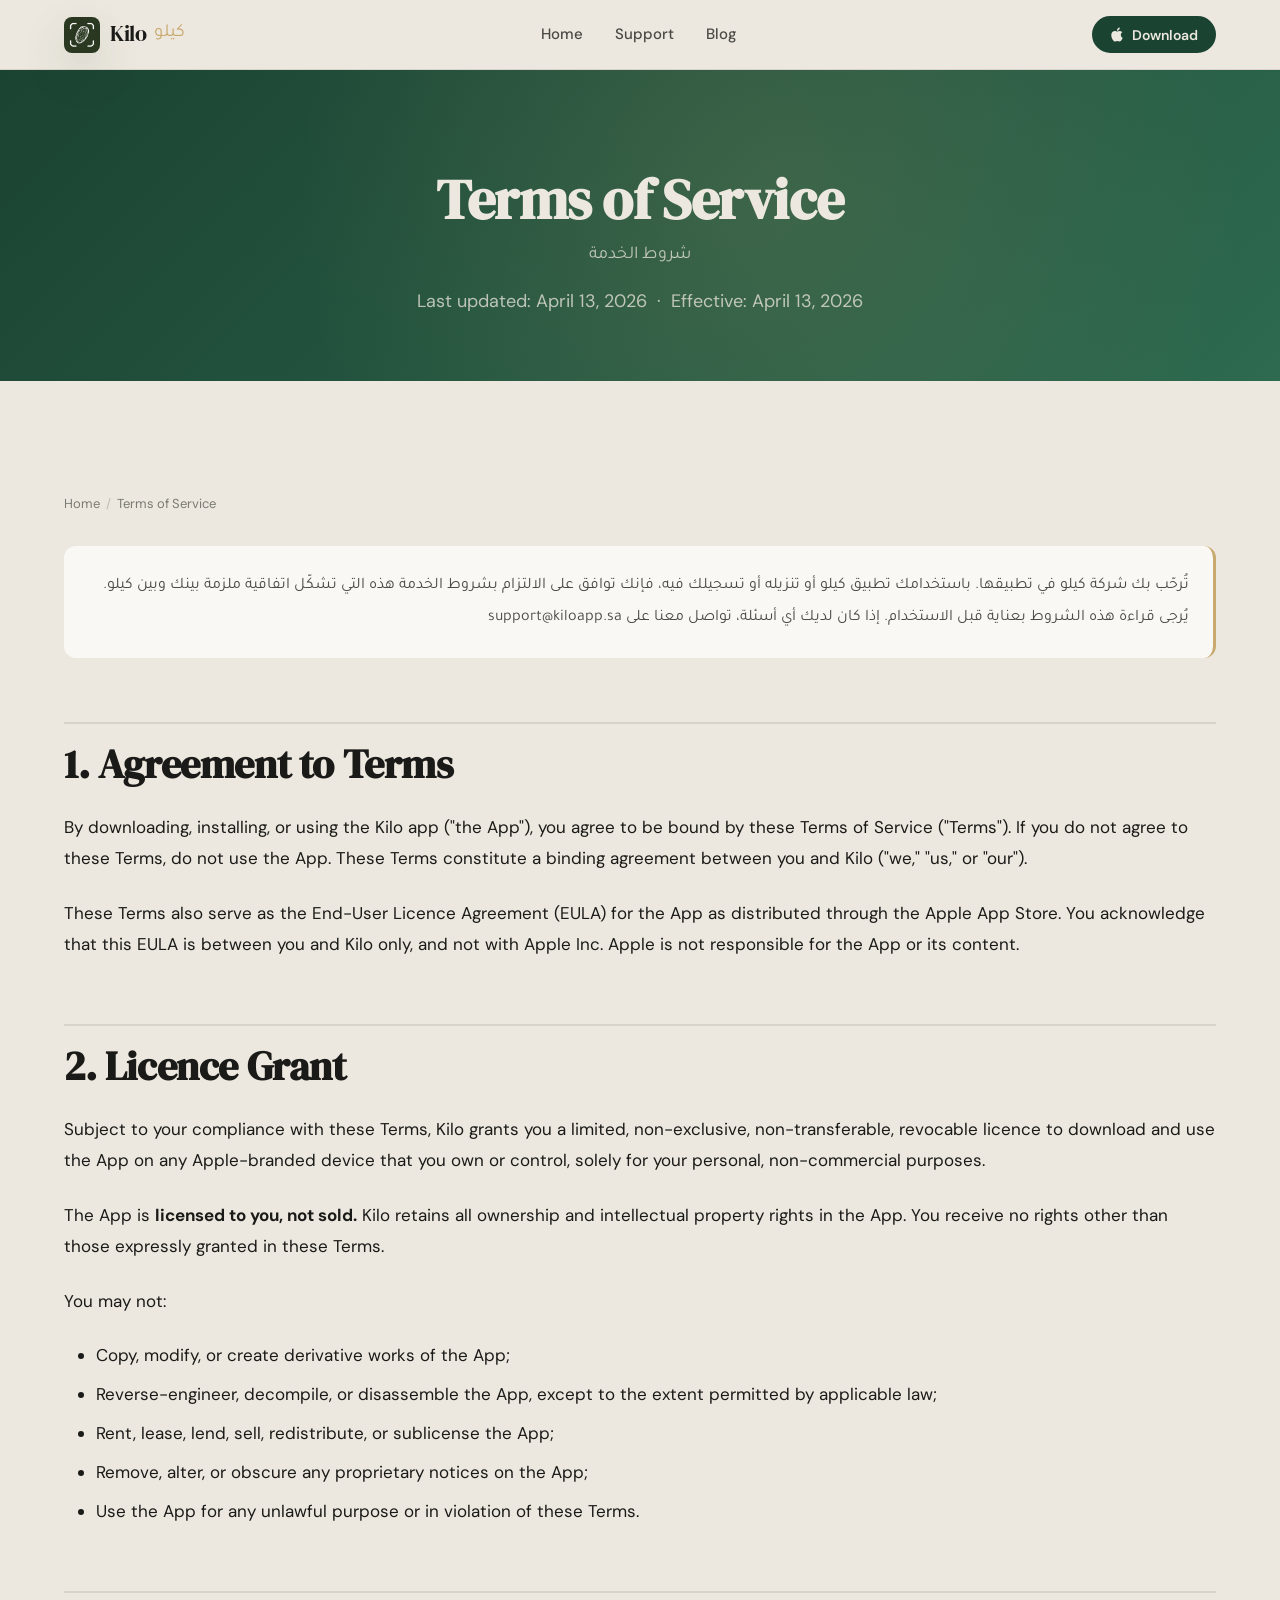
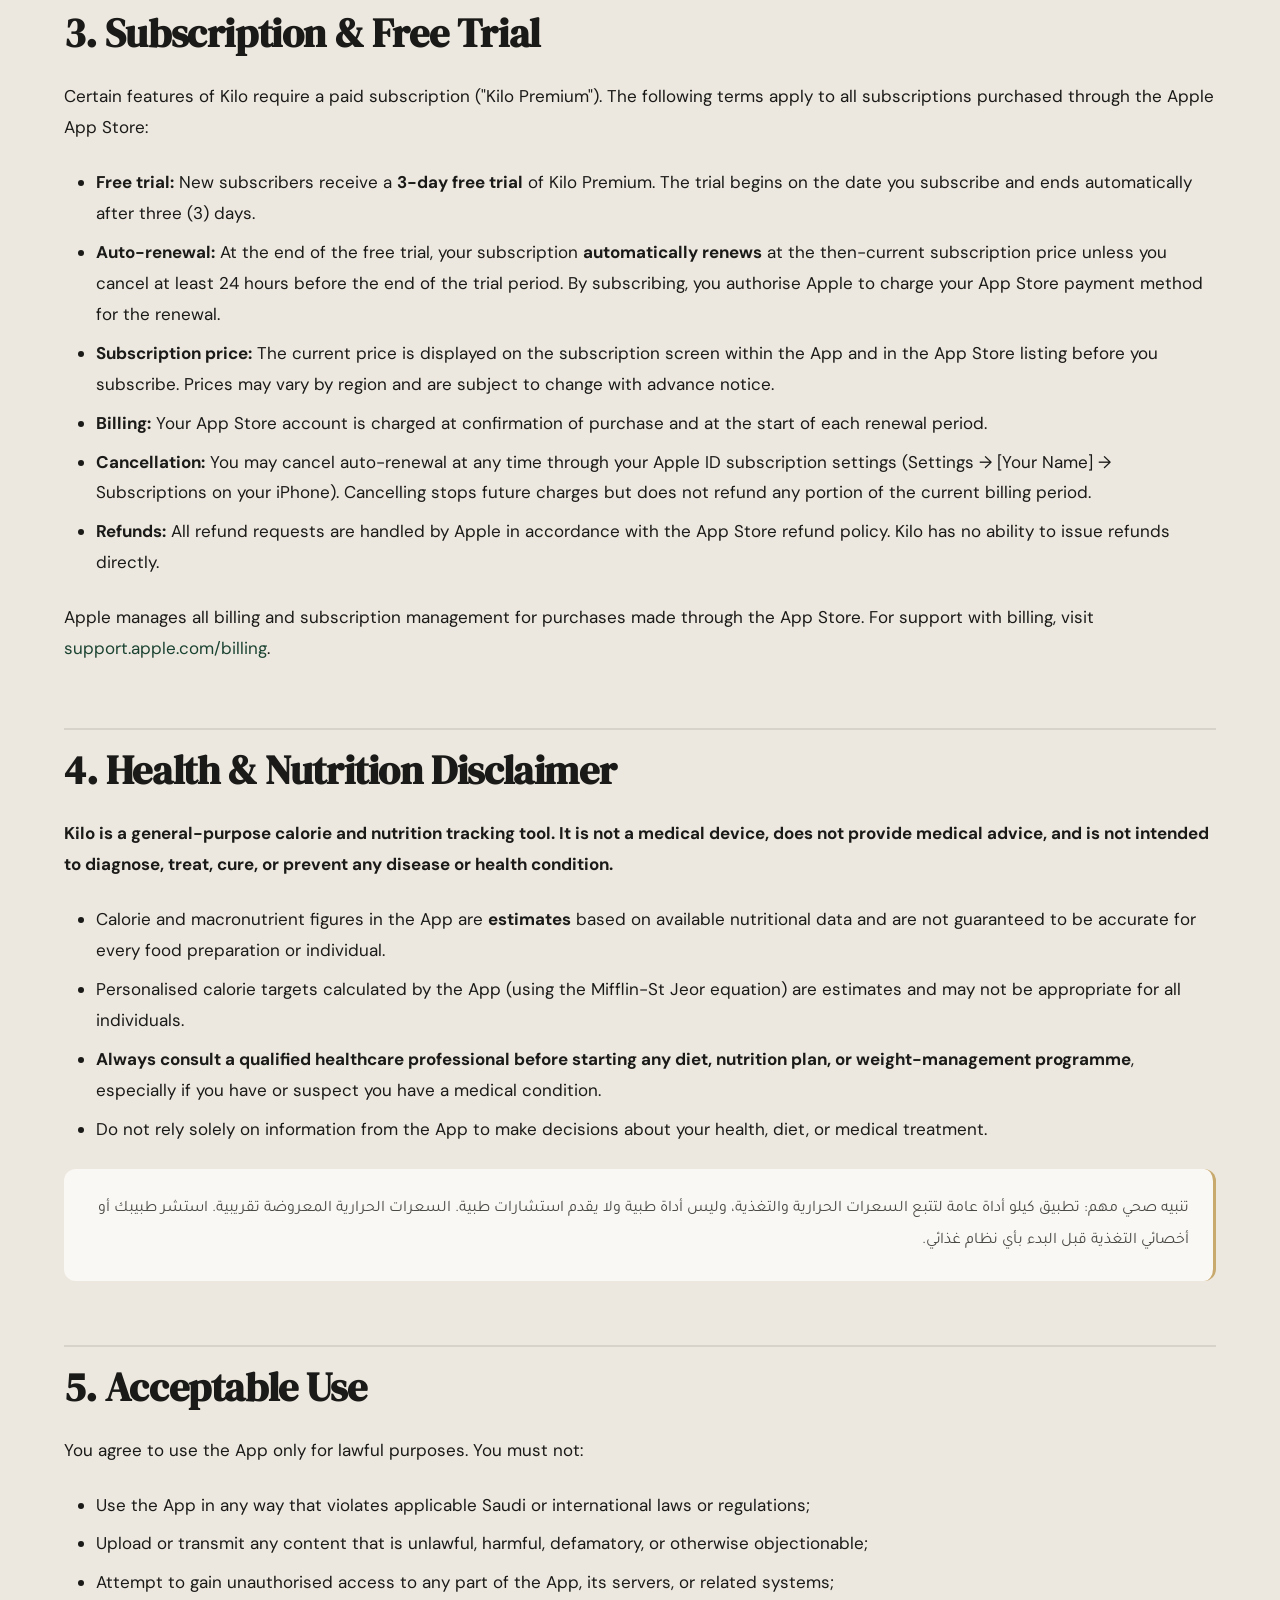
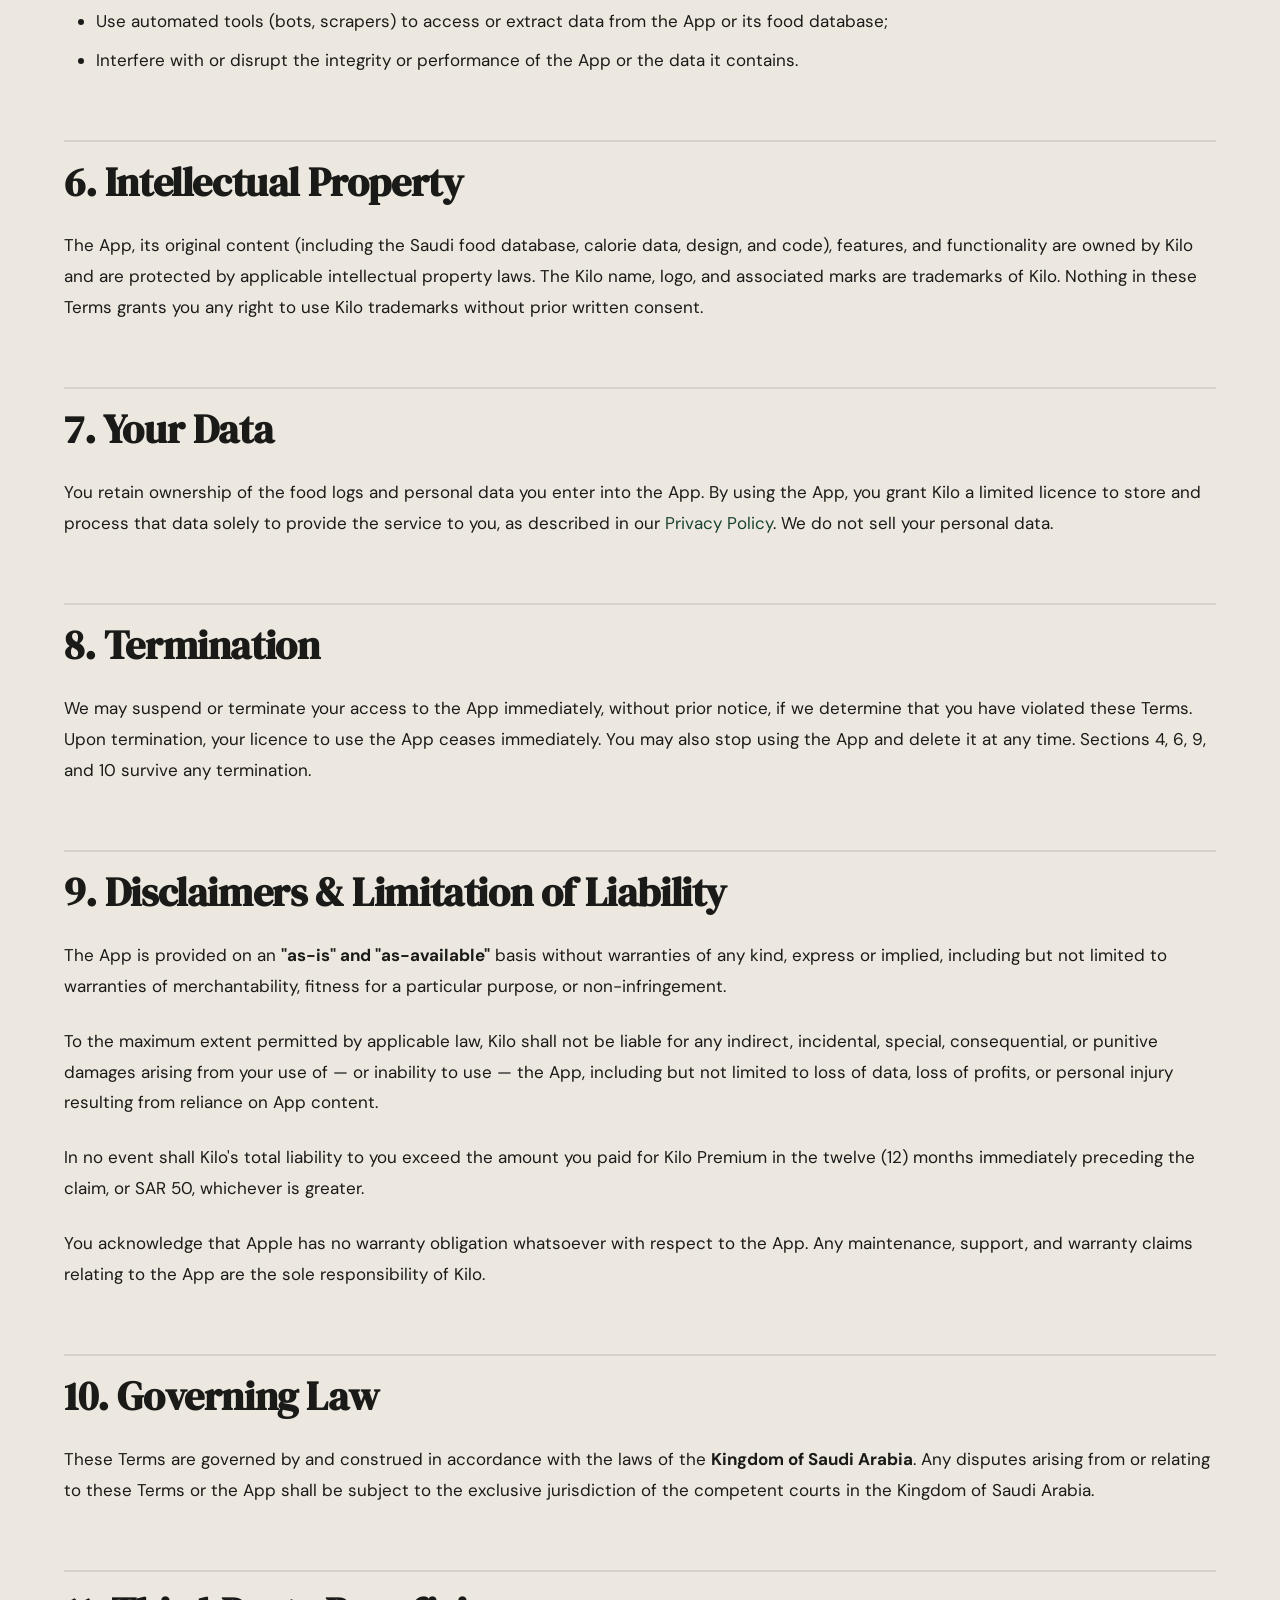
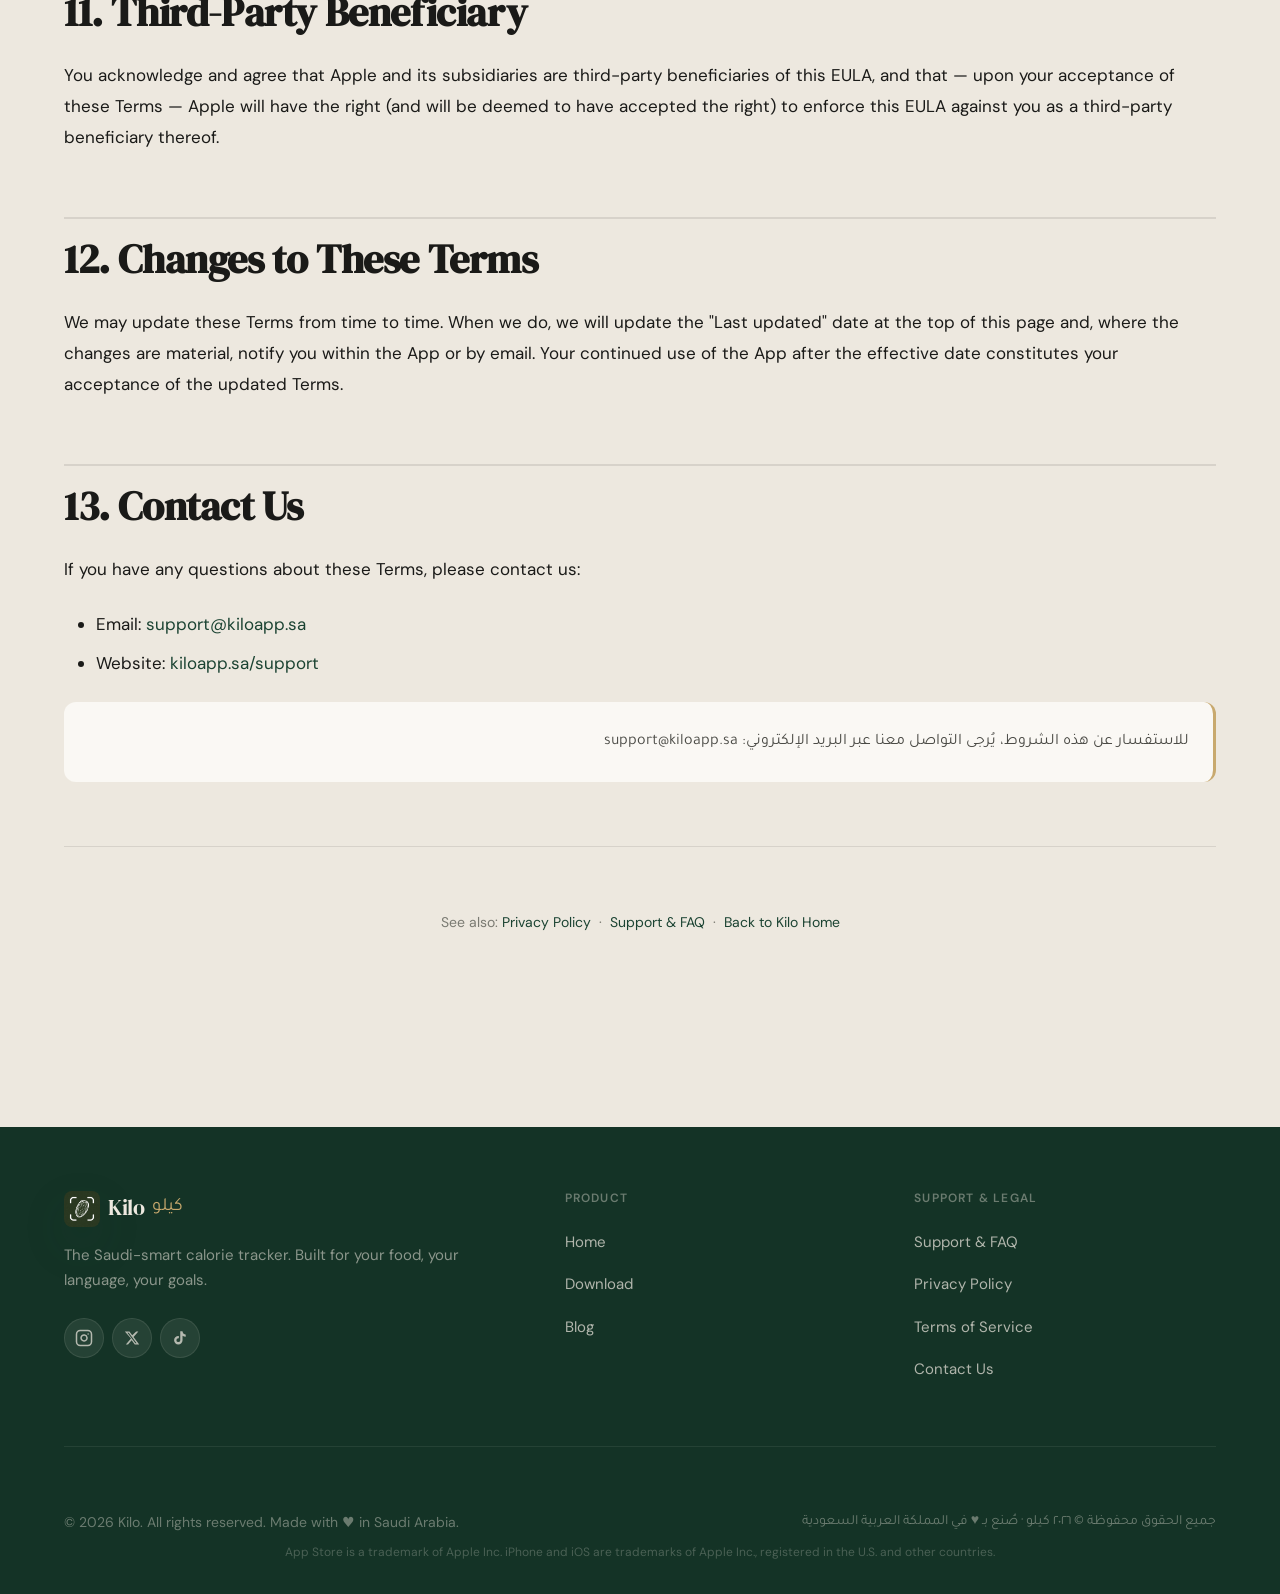
<file: terms/index.html>
<!DOCTYPE html>
<html lang="en">
  <head>
    <meta charset="UTF-8" />
    <meta name="viewport" content="width=device-width, initial-scale=1.0" />

    <title>Terms of Service — Kilo (كيلو)</title>
    <meta
      name="description"
      content="Kilo Terms of Service and End-User Licence Agreement (EULA) — the terms that govern your use of the Kilo app. Arabic and English versions available."
    />
    <meta
      name="description"
      lang="ar"
      content="شروط الخدمة واتفاقية ترخيص المستخدم النهائي لتطبيق كيلو — الشروط التي تحكم استخدامك للتطبيق. متوفر بالعربية والإنجليزية."
    />
    <meta name="robots" content="index, follow" />
    <meta name="author" content="Kilo App" />

    <!-- Geo -->
    <meta name="geo.region" content="SA" />
    <meta name="geo.placename" content="Saudi Arabia" />

    <!-- Open Graph -->
    <meta property="og:type" content="website" />
    <meta property="og:site_name" content="Kilo — كيلو" />
    <meta property="og:title" content="Terms of Service — Kilo (كيلو)" />
    <meta
      property="og:description"
      content="The terms that govern your use of the Kilo calorie-tracking app."
    />
    <meta property="og:url" content="https://kiloapp.sa/terms" />
    <meta property="og:locale" content="en_US" />
    <meta property="og:locale:alternate" content="ar_SA" />

    <!-- Canonical + hreflang -->
    <link rel="canonical" href="https://kiloapp.sa/terms" />
    <link rel="alternate" hreflang="en" href="https://kiloapp.sa/terms" />
    <link rel="alternate" hreflang="ar" href="https://kiloapp.sa/ar/terms" />
    <link
      rel="alternate"
      hreflang="x-default"
      href="https://kiloapp.sa/terms"
    />

    <!-- Fonts -->
    <link rel="preconnect" href="https://fonts.googleapis.com" />
    <link rel="preconnect" href="https://fonts.gstatic.com" crossorigin />
    <link
      href="https://fonts.googleapis.com/css2?family=DM+Serif+Display:ital@0;1&family=DM+Sans:ital,opsz,wght@0,9..40,300;0,9..40,400;0,9..40,500;0,9..40,600;0,9..40,700;1,9..40,400&family=Tajawal:wght@300;400;500;700&display=swap"
      rel="stylesheet"
    />
    <link rel="stylesheet" href="../styles.css" />
    <link rel="icon" type="image/jpeg" href="../assets/app-icon.jpg" />
    <link rel="apple-touch-icon" href="../assets/app-icon.jpg" />

    <!-- Critical CSS -->
    <style>
      :root {
        --color-bg: #ede8df;
        --color-primary: #1b4332;
        --color-accent: #c8a96e;
        --color-text: #1a1a18;
      }
      body {
        background-color: #ede8df;
        color: #1a1a18;
        font-family: "DM Sans", system-ui, sans-serif;
        margin: 0;
      }
      .nav {
        position: sticky;
        top: 0;
        z-index: 100;
        background-color: rgba(237, 232, 223, 0.92);
        border-bottom: 1px solid rgba(26, 26, 24, 0.1);
        padding: 1rem 0;
        backdrop-filter: blur(16px);
        -webkit-backdrop-filter: blur(16px);
      }
      .container {
        width: 100%;
        max-width: 1200px;
        margin: 0 auto;
        padding: 0 1.5rem;
      }
    </style>

    <!-- JSON-LD: Organization -->
    <script type="application/ld+json">
      {
        "@context": "https://schema.org",
        "@type": "Organization",
        "name": "Kilo",
        "alternateName": "كيلو",
        "url": "https://kiloapp.sa",
        "description": "Saudi-market calorie tracking iOS app",
        "foundingLocation": {
          "@type": "Place",
          "addressCountry": "SA",
          "name": "Saudi Arabia"
        }
      }
    </script>
  </head>
  <body>
    <!-- ===================== NAVIGATION ===================== -->
    <nav class="nav" role="navigation" aria-label="Main navigation">
      <div class="container">
        <div class="nav__inner">
          <a href="/" class="nav__logo" aria-label="Kilo — Home">
            <span class="app-icon app-icon--sm">
              <img
                src="../assets/app-icon.jpg"
                alt=""
                class="app-icon__image"
              />
            </span>
            <span class="wordmark">
              <span class="wordmark__en">Kilo</span>
              <span class="wordmark__ar">كيلو</span>
            </span>
          </a>

          <ul class="nav__links">
            <li><a href="/">Home</a></li>
            <li><a href="/support">Support</a></li>
            <li><a href="/blog/">Blog</a></li>
          </ul>

          <a
            href="https://apps.apple.com/app/kilo-calorie-tracker/id6760403552"
            class="btn btn--primary btn--sm nav__cta"
            target="_blank"
            rel="noopener noreferrer"
          >
            <svg
              width="14"
              height="17"
              viewBox="0 0 22.773 22.773"
              fill="currentColor"
              xmlns="http://www.w3.org/2000/svg"
              aria-hidden="true"
            >
              <path
                d="M15.769,0c0.053,0,0.106,0,0.162,0c0.13,1.606-0.483,2.806-1.228,3.675c-0.731,0.863-1.732,1.7-3.351,1.573c-0.108-1.583,0.506-2.694,1.25-3.561C13.292,0.879,14.557,0.16,15.769,0z"
              />
              <path
                d="M20.67,16.716c0,0.016,0,0.03,0,0.045c-0.455,1.378-1.104,2.559-1.896,3.655c-0.723,0.995-1.609,2.334-3.191,2.334c-1.367,0-2.275-0.879-3.676-0.903c-1.482-0.024-2.297,0.735-3.652,0.926c-0.155,0-0.31,0-0.462,0c-0.995-0.144-1.798-0.932-2.383-1.642c-1.725-2.098-3.058-4.808-3.306-8.276c0-0.34,0-0.679,0-1.019c0.105-2.482,1.311-4.5,2.914-5.478c0.846-0.52,2.009-0.963,3.304-0.765c0.555,0.086,1.122,0.276,1.619,0.464c0.471,0.181,1.06,0.502,1.618,0.485c0.378-0.011,0.754-0.208,1.135-0.347c1.116-0.403,2.21-0.865,3.652-0.648c1.733,0.262,2.963,1.032,3.723,2.22c-1.466,0.933-2.625,2.339-2.427,4.74C17.818,14.688,19.086,15.964,20.67,16.716z"
              />
            </svg>
            Download
          </a>

          <button
            class="nav__hamburger"
            id="hamburger-btn"
            aria-label="Toggle navigation menu"
            aria-expanded="false"
            aria-controls="mobile-menu"
          >
            <span aria-hidden="true"></span>
            <span aria-hidden="true"></span>
            <span aria-hidden="true"></span>
          </button>
        </div>

        <div class="nav__mobile-menu" id="mobile-menu" aria-hidden="true">
          <a href="/">Home</a>
          <a href="/support">Support</a>
          <a href="/blog/">Blog</a>
          <a
            href="https://apps.apple.com/app/kilo-calorie-tracker/id6760403552"
            class="btn btn--primary"
            target="_blank"
            rel="noopener noreferrer"
          >
            <svg
              width="18"
              height="22"
              viewBox="0 0 22.773 22.773"
              fill="currentColor"
              xmlns="http://www.w3.org/2000/svg"
              aria-hidden="true"
            >
              <path
                d="M15.769,0c0.053,0,0.106,0,0.162,0c0.13,1.606-0.483,2.806-1.228,3.675c-0.731,0.863-1.732,1.7-3.351,1.573c-0.108-1.583,0.506-2.694,1.25-3.561C13.292,0.879,14.557,0.16,15.769,0z"
              />
              <path
                d="M20.67,16.716c0,0.016,0,0.03,0,0.045c-0.455,1.378-1.104,2.559-1.896,3.655c-0.723,0.995-1.609,2.334-3.191,2.334c-1.367,0-2.275-0.879-3.676-0.903c-1.482-0.024-2.297,0.735-3.652,0.926c-0.155,0-0.31,0-0.462,0c-0.995-0.144-1.798-0.932-2.383-1.642c-1.725-2.098-3.058-4.808-3.306-8.276c0-0.34,0-0.679,0-1.019c0.105-2.482,1.311-4.5,2.914-5.478c0.846-0.52,2.009-0.963,3.304-0.765c0.555,0.086,1.122,0.276,1.619,0.464c0.471,0.181,1.06,0.502,1.618,0.485c0.378-0.011,0.754-0.208,1.135-0.347c1.116-0.403,2.21-0.865,3.652-0.648c1.733,0.262,2.963,1.032,3.723,2.22c-1.466,0.933-2.625,2.339-2.427,4.74C17.818,14.688,19.086,15.964,20.67,16.716z"
              />
            </svg>
            Download on the App Store
          </a>
        </div>
      </div>
    </nav>

    <main>
      <!-- Page header -->
      <div class="support-hero">
        <div class="container">
          <h1>Terms of Service</h1>
          <p class="support-hero__ar" lang="ar">شروط الخدمة</p>
          <p>
            Last updated: April 13, 2026 &nbsp;·&nbsp; Effective: April 13, 2026
          </p>
        </div>
      </div>

      <section class="section">
        <div class="container container--narrow">
          <!-- Breadcrumb -->
          <nav class="breadcrumb" aria-label="Breadcrumb">
            <a href="/">Home</a>
            <span class="breadcrumb__sep" aria-hidden="true">/</span>
            <span aria-current="page">Terms of Service</span>
          </nav>

          <!-- Arabic intro -->
          <p class="arabic-para" lang="ar">
            تُرحّب بك شركة كيلو في تطبيقها. باستخدامك تطبيق كيلو أو تنزيله أو
            تسجيلك فيه، فإنك توافق على الالتزام بشروط الخدمة هذه التي تشكّل
            اتفاقية ملزمة بينك وبين كيلو. يُرجى قراءة هذه الشروط بعناية قبل
            الاستخدام. إذا كان لديك أي أسئلة، تواصل معنا على support@kiloapp.sa
          </p>

          <div class="article-body">

            <h2>1. Agreement to Terms</h2>
            <p>
              By downloading, installing, or using the Kilo app ("the App"),
              you agree to be bound by these Terms of Service ("Terms"). If you
              do not agree to these Terms, do not use the App. These Terms
              constitute a binding agreement between you and Kilo ("we," "us,"
              or "our").
            </p>
            <p>
              These Terms also serve as the End-User Licence Agreement (EULA)
              for the App as distributed through the Apple App Store. You
              acknowledge that this EULA is between you and Kilo only, and not
              with Apple Inc. Apple is not responsible for the App or its
              content.
            </p>

            <h2>2. Licence Grant</h2>
            <p>
              Subject to your compliance with these Terms, Kilo grants you a
              limited, non-exclusive, non-transferable, revocable licence to
              download and use the App on any Apple-branded device that you own
              or control, solely for your personal, non-commercial purposes.
            </p>
            <p>
              The App is <strong>licensed to you, not sold.</strong> Kilo retains
              all ownership and intellectual property rights in the App. You
              receive no rights other than those expressly granted in these Terms.
            </p>
            <p>You may not:</p>
            <ul>
              <li>Copy, modify, or create derivative works of the App;</li>
              <li>
                Reverse-engineer, decompile, or disassemble the App, except to
                the extent permitted by applicable law;
              </li>
              <li>
                Rent, lease, lend, sell, redistribute, or sublicense the App;
              </li>
              <li>
                Remove, alter, or obscure any proprietary notices on the App;
              </li>
              <li>
                Use the App for any unlawful purpose or in violation of these
                Terms.
              </li>
            </ul>

            <h2>3. Subscription &amp; Free Trial</h2>
            <p>
              Certain features of Kilo require a paid subscription ("Kilo
              Premium"). The following terms apply to all subscriptions purchased
              through the Apple App Store:
            </p>
            <ul>
              <li>
                <strong>Free trial:</strong> New subscribers receive a
                <strong>3-day free trial</strong> of Kilo Premium. The trial
                begins on the date you subscribe and ends automatically after
                three (3) days.
              </li>
              <li>
                <strong>Auto-renewal:</strong> At the end of the free trial, your
                subscription <strong>automatically renews</strong> at the
                then-current subscription price unless you cancel at least
                24 hours before the end of the trial period. By subscribing, you
                authorise Apple to charge your App Store payment method for the
                renewal.
              </li>
              <li>
                <strong>Subscription price:</strong> The current price is
                displayed on the subscription screen within the App and in the
                App Store listing before you subscribe. Prices may vary by region
                and are subject to change with advance notice.
              </li>
              <li>
                <strong>Billing:</strong> Your App Store account is charged at
                confirmation of purchase and at the start of each renewal period.
              </li>
              <li>
                <strong>Cancellation:</strong> You may cancel auto-renewal at any
                time through your Apple ID subscription settings
                (Settings → [Your Name] → Subscriptions on your iPhone). Cancelling
                stops future charges but does not refund any portion of the
                current billing period.
              </li>
              <li>
                <strong>Refunds:</strong> All refund requests are handled by
                Apple in accordance with the App Store refund policy. Kilo has no
                ability to issue refunds directly.
              </li>
            </ul>
            <p>
              Apple manages all billing and subscription management for purchases
              made through the App Store. For support with billing, visit
              <a
                href="https://support.apple.com/billing"
                target="_blank"
                rel="noopener noreferrer"
                >support.apple.com/billing</a
              >.
            </p>

            <h2>4. Health &amp; Nutrition Disclaimer</h2>
            <p>
              <strong
                >Kilo is a general-purpose calorie and nutrition tracking tool.
                It is not a medical device, does not provide medical advice, and
                is not intended to diagnose, treat, cure, or prevent any disease
                or health condition.</strong
              >
            </p>
            <ul>
              <li>
                Calorie and macronutrient figures in the App are
                <strong>estimates</strong> based on available nutritional data
                and are not guaranteed to be accurate for every food preparation
                or individual.
              </li>
              <li>
                Personalised calorie targets calculated by the App (using the
                Mifflin-St Jeor equation) are estimates and may not be
                appropriate for all individuals.
              </li>
              <li>
                <strong
                  >Always consult a qualified healthcare professional before
                  starting any diet, nutrition plan, or weight-management
                  programme</strong
                >, especially if you have or suspect you have a medical
                condition.
              </li>
              <li>
                Do not rely solely on information from the App to make decisions
                about your health, diet, or medical treatment.
              </li>
            </ul>
            <p lang="ar" class="arabic-para">
              تنبيه صحي مهم: تطبيق كيلو أداة عامة لتتبع السعرات الحرارية
              والتغذية، وليس أداة طبية ولا يقدم استشارات طبية. السعرات الحرارية
              المعروضة تقريبية. استشر طبيبك أو أخصائي التغذية قبل البدء بأي
              نظام غذائي.
            </p>

            <h2>5. Acceptable Use</h2>
            <p>You agree to use the App only for lawful purposes. You must not:</p>
            <ul>
              <li>
                Use the App in any way that violates applicable Saudi or
                international laws or regulations;
              </li>
              <li>
                Upload or transmit any content that is unlawful, harmful,
                defamatory, or otherwise objectionable;
              </li>
              <li>
                Attempt to gain unauthorised access to any part of the App,
                its servers, or related systems;
              </li>
              <li>
                Use automated tools (bots, scrapers) to access or extract data
                from the App or its food database;
              </li>
              <li>
                Interfere with or disrupt the integrity or performance of the
                App or the data it contains.
              </li>
            </ul>

            <h2>6. Intellectual Property</h2>
            <p>
              The App, its original content (including the Saudi food database,
              calorie data, design, and code), features, and functionality are
              owned by Kilo and are protected by applicable intellectual property
              laws. The Kilo name, logo, and associated marks are trademarks of
              Kilo. Nothing in these Terms grants you any right to use Kilo
              trademarks without prior written consent.
            </p>

            <h2>7. Your Data</h2>
            <p>
              You retain ownership of the food logs and personal data you enter
              into the App. By using the App, you grant Kilo a limited licence
              to store and process that data solely to provide the service to
              you, as described in our
              <a href="/privacy">Privacy Policy</a>. We do not sell your personal
              data.
            </p>

            <h2>8. Termination</h2>
            <p>
              We may suspend or terminate your access to the App immediately,
              without prior notice, if we determine that you have violated these
              Terms. Upon termination, your licence to use the App ceases
              immediately. You may also stop using the App and delete it at any
              time. Sections 4, 6, 9, and 10 survive any termination.
            </p>

            <h2>9. Disclaimers &amp; Limitation of Liability</h2>
            <p>
              The App is provided on an <strong>"as-is" and "as-available"</strong>
              basis without warranties of any kind, express or implied, including
              but not limited to warranties of merchantability, fitness for a
              particular purpose, or non-infringement.
            </p>
            <p>
              To the maximum extent permitted by applicable law, Kilo shall not
              be liable for any indirect, incidental, special, consequential, or
              punitive damages arising from your use of — or inability to use —
              the App, including but not limited to loss of data, loss of profits,
              or personal injury resulting from reliance on App content.
            </p>
            <p>
              In no event shall Kilo's total liability to you exceed the amount
              you paid for Kilo Premium in the twelve (12) months immediately
              preceding the claim, or SAR 50, whichever is greater.
            </p>
            <p>
              You acknowledge that Apple has no warranty obligation whatsoever
              with respect to the App. Any maintenance, support, and warranty
              claims relating to the App are the sole responsibility of Kilo.
            </p>

            <h2>10. Governing Law</h2>
            <p>
              These Terms are governed by and construed in accordance with the
              laws of the <strong>Kingdom of Saudi Arabia</strong>. Any disputes
              arising from or relating to these Terms or the App shall be subject
              to the exclusive jurisdiction of the competent courts in the Kingdom
              of Saudi Arabia.
            </p>

            <h2>11. Third-Party Beneficiary</h2>
            <p>
              You acknowledge and agree that Apple and its subsidiaries are
              third-party beneficiaries of this EULA, and that — upon your
              acceptance of these Terms — Apple will have the right (and will be
              deemed to have accepted the right) to enforce this EULA against you
              as a third-party beneficiary thereof.
            </p>

            <h2>12. Changes to These Terms</h2>
            <p>
              We may update these Terms from time to time. When we do, we will
              update the "Last updated" date at the top of this page and, where
              the changes are material, notify you within the App or by email.
              Your continued use of the App after the effective date constitutes
              your acceptance of the updated Terms.
            </p>

            <h2>13. Contact Us</h2>
            <p>
              If you have any questions about these Terms, please contact us:
            </p>
            <ul>
              <li>
                Email:
                <a href="mailto:support@kiloapp.sa">support@kiloapp.sa</a>
              </li>
              <li>
                Website:
                <a href="https://kiloapp.sa/support">kiloapp.sa/support</a>
              </li>
            </ul>
            <p lang="ar" class="arabic-para">
              للاستفسار عن هذه الشروط، يُرجى التواصل معنا عبر البريد
              الإلكتروني: support@kiloapp.sa
            </p>
          </div>

          <div class="divider"></div>

          <p
            style="
              font-size: 0.875rem;
              color: var(--color-text-muted);
              text-align: center;
            "
          >
            See also: <a href="/privacy">Privacy Policy</a>
            &nbsp;·&nbsp;
            <a href="/support">Support &amp; FAQ</a> &nbsp;·&nbsp;
            <a href="/">Back to Kilo Home</a>
          </p>
        </div>
      </section>
    </main>

    <!-- ===================== FOOTER ===================== -->
    <footer class="footer" role="contentinfo">
      <div class="container">
        <div class="footer__top">
          <div class="footer__brand">
            <div class="wordmark mb-md">
              <span class="app-icon app-icon--sm" aria-hidden="true">
                <img
                  src="../assets/app-icon.jpg"
                  alt=""
                  class="app-icon__image"
                />
              </span>
              <span class="wordmark__en">Kilo</span>
              <span class="wordmark__ar">كيلو</span>
            </div>
            <p>
              The Saudi-smart calorie tracker. Built for your food, your
              language, your goals.
            </p>
            <div class="footer__social" aria-label="Social media links">
              <a
                href="https://www.instagram.com/kiloapp.sa/"
                class="social-icon"
                aria-label="Kilo on Instagram"
              >
                <svg
                  width="18"
                  height="18"
                  viewBox="0 0 24 24"
                  fill="none"
                  stroke="currentColor"
                  stroke-width="2"
                  stroke-linecap="round"
                  stroke-linejoin="round"
                  aria-hidden="true"
                >
                  <rect x="2" y="2" width="20" height="20" rx="5" ry="5" />
                  <path d="M16 11.37A4 4 0 1 1 12.63 8 4 4 0 0 1 16 11.37z" />
                  <line x1="17.5" y1="6.5" x2="17.51" y2="6.5" />
                </svg>
              </a>
              <a href="#" class="social-icon" aria-label="Kilo on X / Twitter">
                <svg
                  width="16"
                  height="16"
                  viewBox="0 0 24 24"
                  fill="currentColor"
                  aria-hidden="true"
                >
                  <path
                    d="M18.244 2.25h3.308l-7.227 8.26 8.502 11.24H16.17l-4.714-6.231-5.401 6.231H2.746l7.73-8.835L1.254 2.25H8.08l4.259 5.63zm-1.161 17.52h1.833L7.084 4.126H5.117z"
                  />
                </svg>
              </a>
              <a href="#" class="social-icon" aria-label="Kilo on TikTok">
                <svg
                  width="16"
                  height="18"
                  viewBox="0 0 24 24"
                  fill="currentColor"
                  aria-hidden="true"
                >
                  <path
                    d="M19.59 6.69a4.83 4.83 0 0 1-3.77-4.25V2h-3.45v13.67a2.89 2.89 0 0 1-2.88 2.5 2.89 2.89 0 0 1-2.89-2.89 2.89 2.89 0 0 1 2.89-2.89c.28 0 .54.04.79.1V9.01a6.3 6.3 0 0 0-.79-.05 6.34 6.34 0 0 0-6.34 6.34 6.34 6.34 0 0 0 6.34 6.34 6.34 6.34 0 0 0 6.33-6.34V8.69a8.18 8.18 0 0 0 4.78 1.52V6.69a4.85 4.85 0 0 1-1.01 0z"
                  />
                </svg>
              </a>
            </div>
          </div>

          <nav class="footer__nav" aria-label="Footer navigation">
            <h4>Product</h4>
            <ul>
              <li><a href="/">Home</a></li>
              <li>
                <a
                  href="https://apps.apple.com/app/kilo-calorie-tracker/id6760403552"
                  target="_blank"
                  rel="noopener noreferrer"
                  >Download</a
                >
              </li>
              <li><a href="/blog/">Blog</a></li>
            </ul>
          </nav>

          <nav class="footer__nav" aria-label="Footer legal navigation">
            <h4>Support &amp; Legal</h4>
            <ul>
              <li><a href="/support">Support &amp; FAQ</a></li>
              <li><a href="/privacy">Privacy Policy</a></li>
              <li><a href="/terms">Terms of Service</a></li>
              <li><a href="mailto:support@kiloapp.sa">Contact Us</a></li>
            </ul>
          </nav>
        </div>
        <div class="footer__bottom">
          <span
            >&copy; 2026 Kilo. All rights reserved. Made with &#9829; in Saudi
            Arabia.</span
          >
          <span class="footer__bottom-ar" lang="ar"
            >جميع الحقوق محفوظة &copy; ٢٠٢٦ كيلو &middot; صُنع بـ &#9829; في
            المملكة العربية السعودية</span
          >
        </div>
        <p class="footer__legal">
          App Store is a trademark of Apple Inc. iPhone and iOS are trademarks
          of Apple Inc., registered in the U.S. and other countries.
        </p>
      </div>
    </footer>

    <script>
      (function () {
        var btn = document.getElementById("hamburger-btn");
        var menu = document.getElementById("mobile-menu");
        if (!btn || !menu) return;
        btn.addEventListener("click", function () {
          var open = menu.classList.toggle("is-open");
          btn.setAttribute("aria-expanded", open);
          menu.setAttribute("aria-hidden", !open);
        });
        menu.querySelectorAll("a").forEach(function (link) {
          link.addEventListener("click", function () {
            menu.classList.remove("is-open");
            btn.setAttribute("aria-expanded", "false");
            menu.setAttribute("aria-hidden", "true");
          });
        });
        document.addEventListener("click", function (e) {
          if (!btn.contains(e.target) && !menu.contains(e.target)) {
            menu.classList.remove("is-open");
            btn.setAttribute("aria-expanded", "false");
            menu.setAttribute("aria-hidden", "true");
          }
        });
      })();
    </script>
  </body>
</html>
</file>
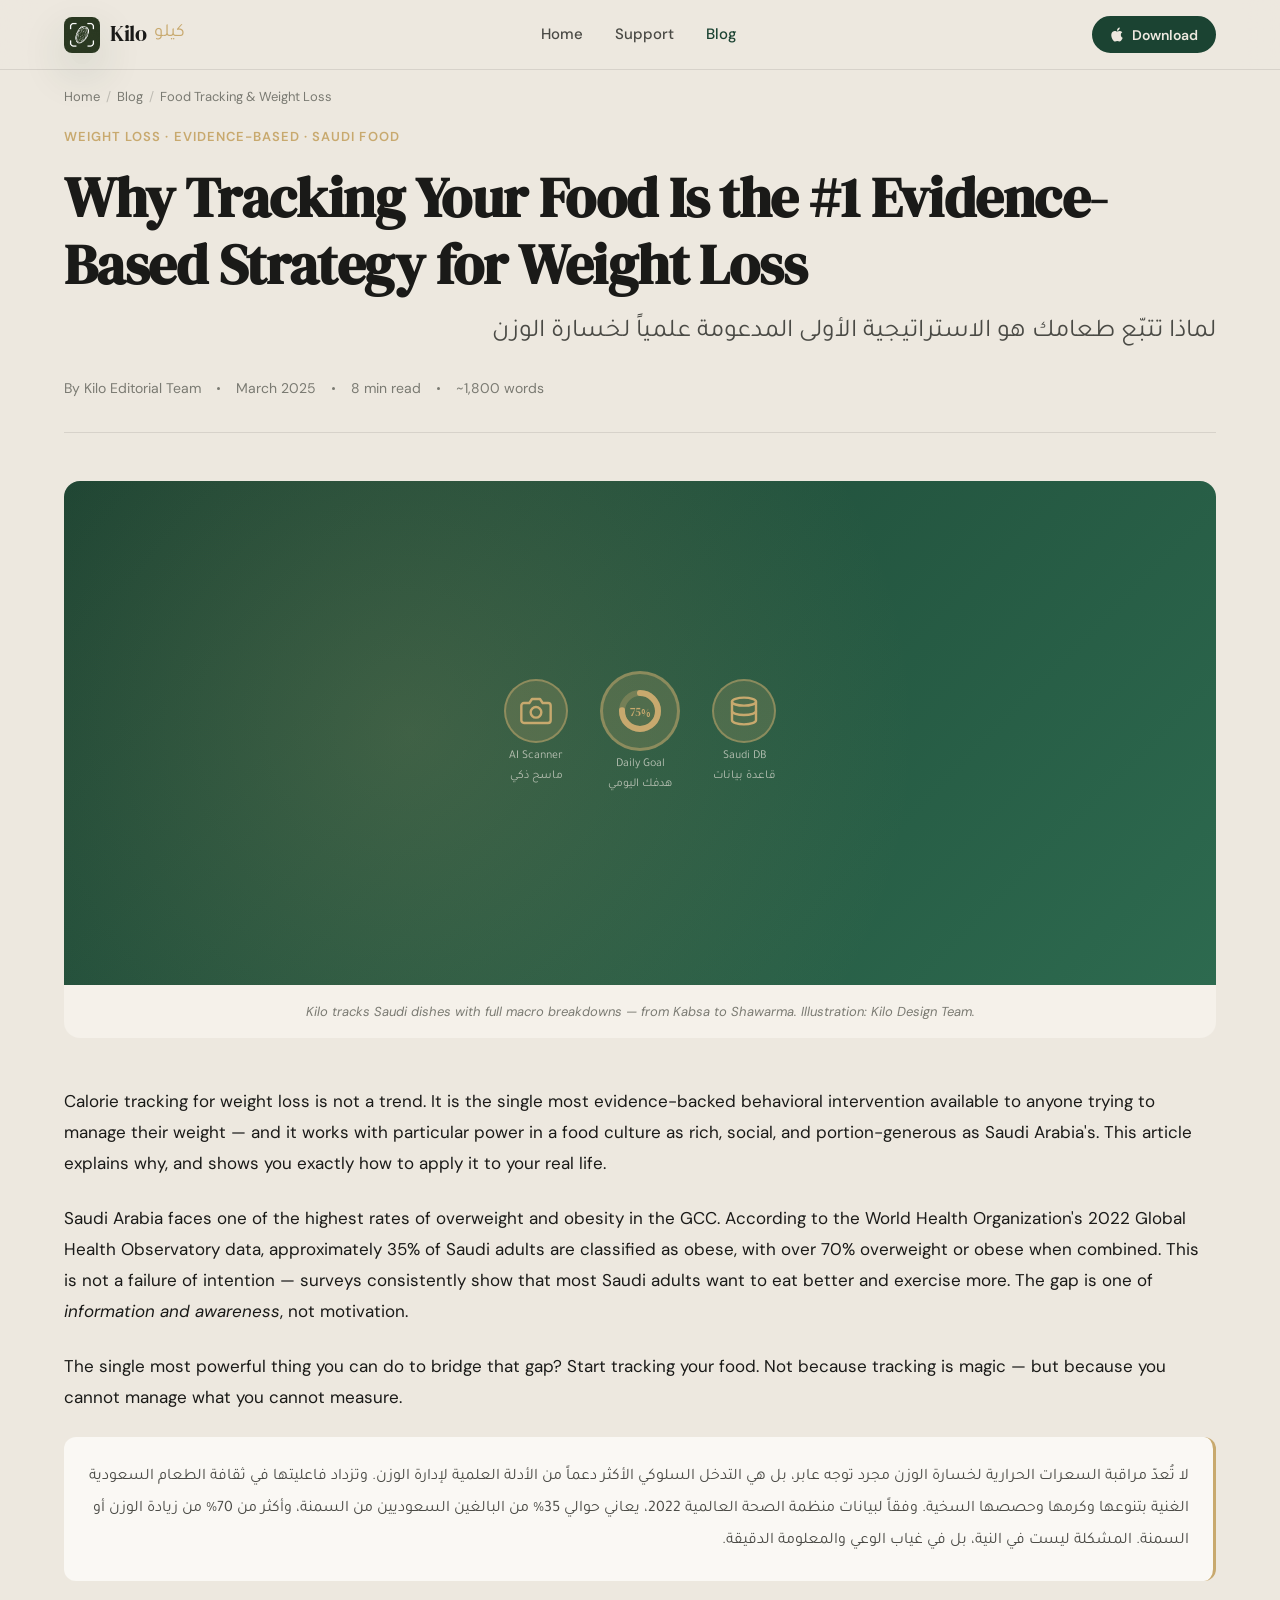
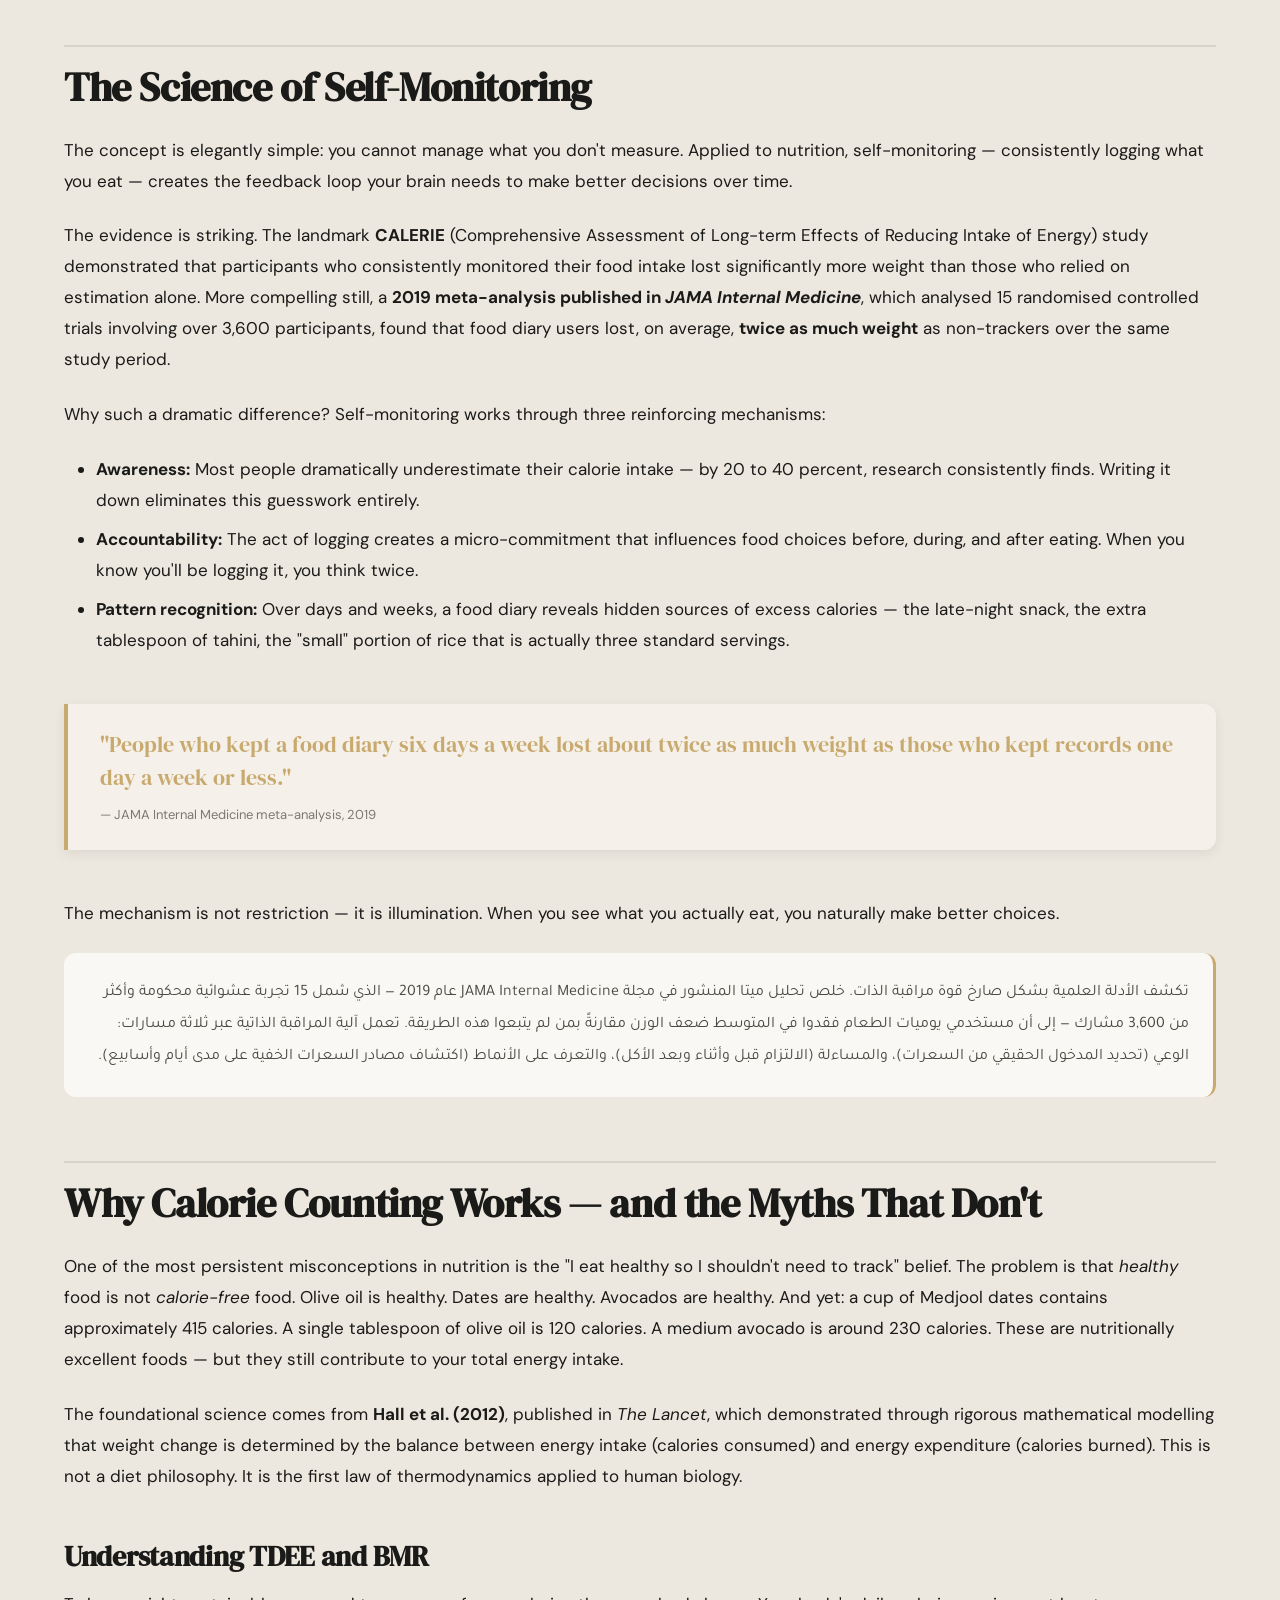
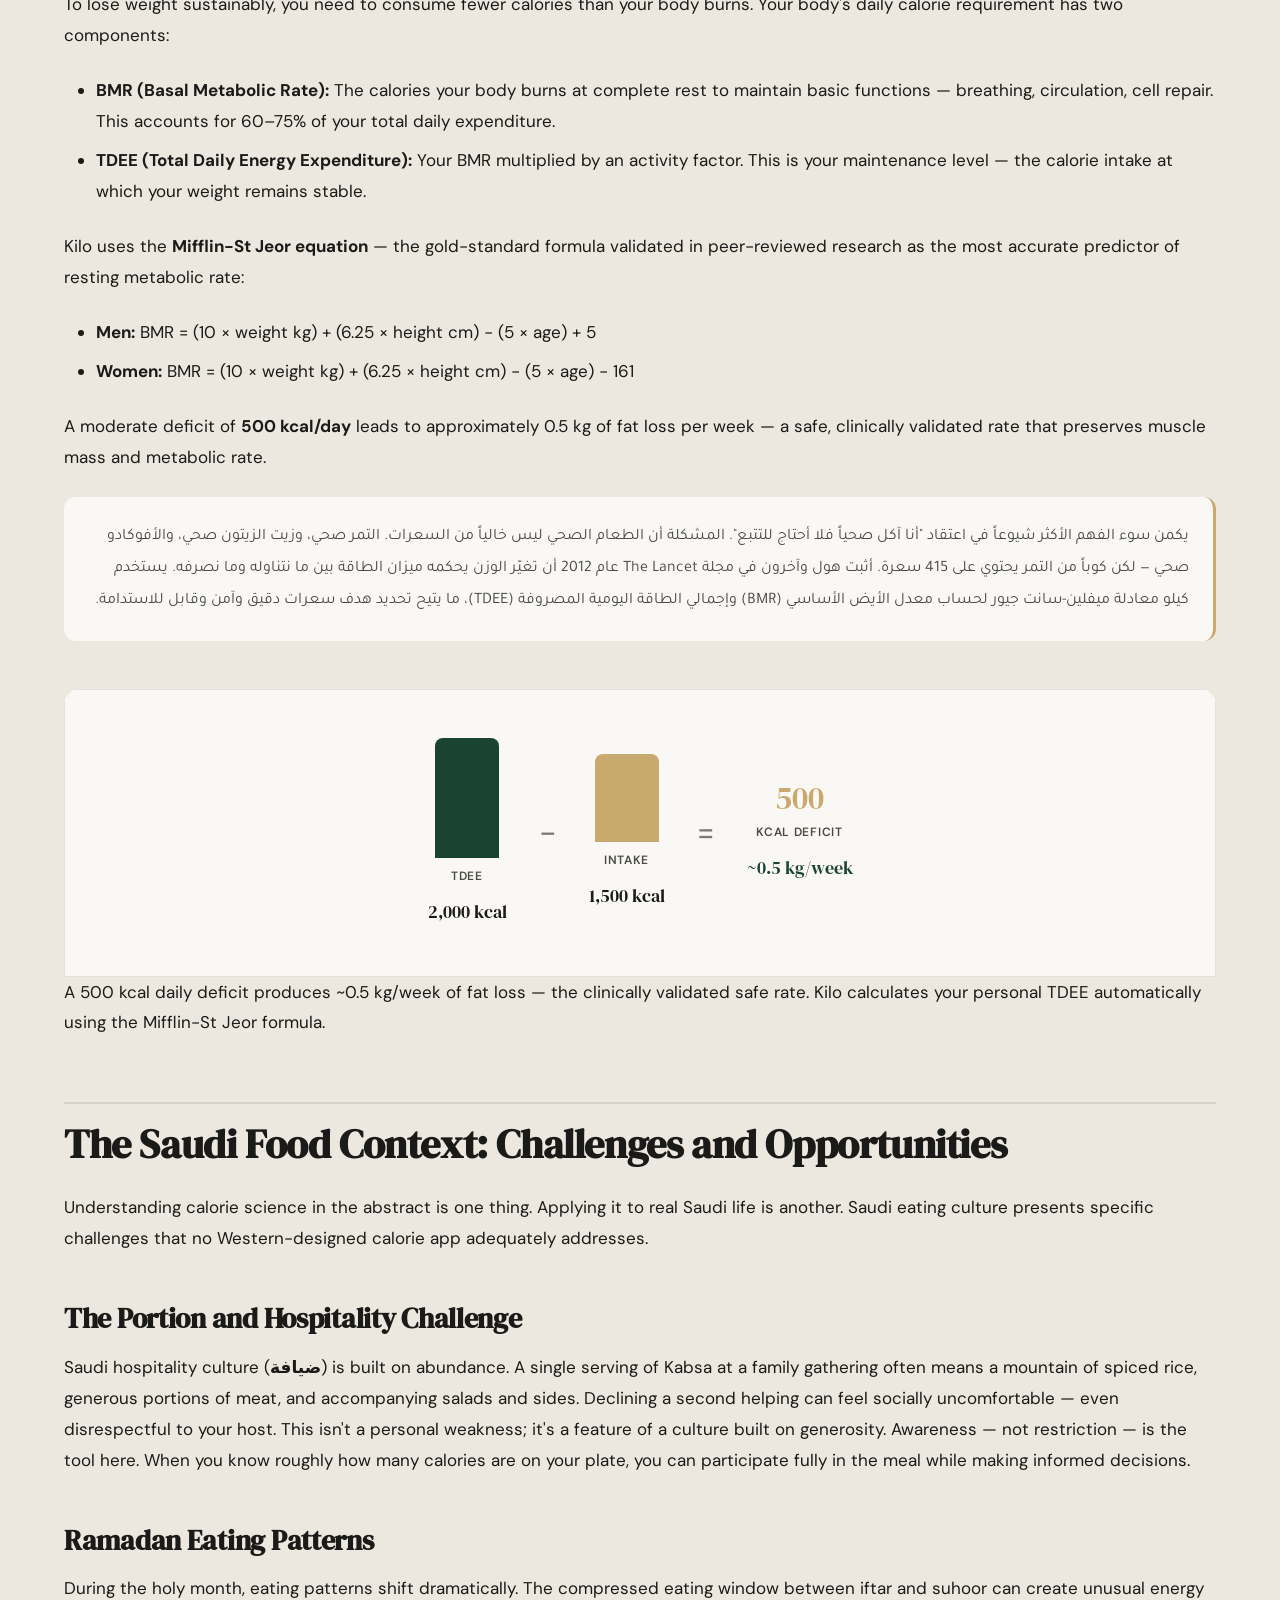
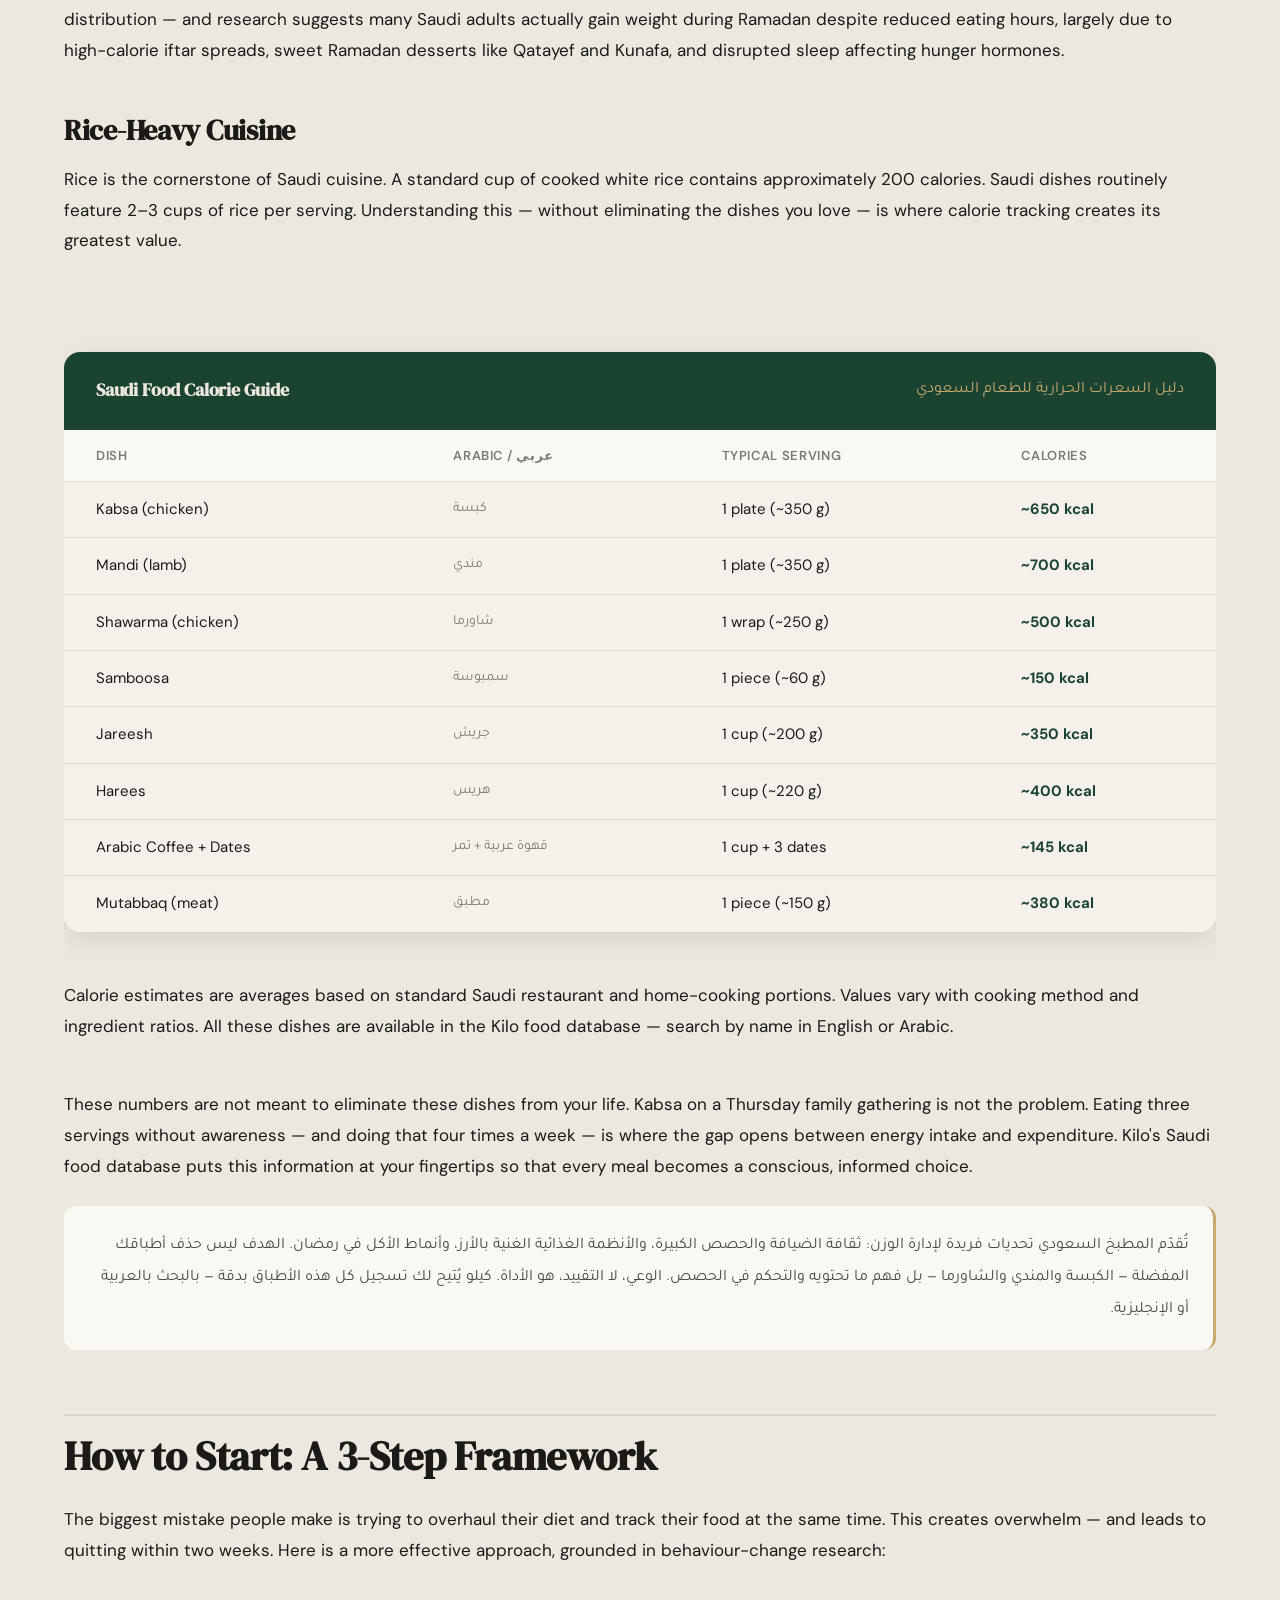
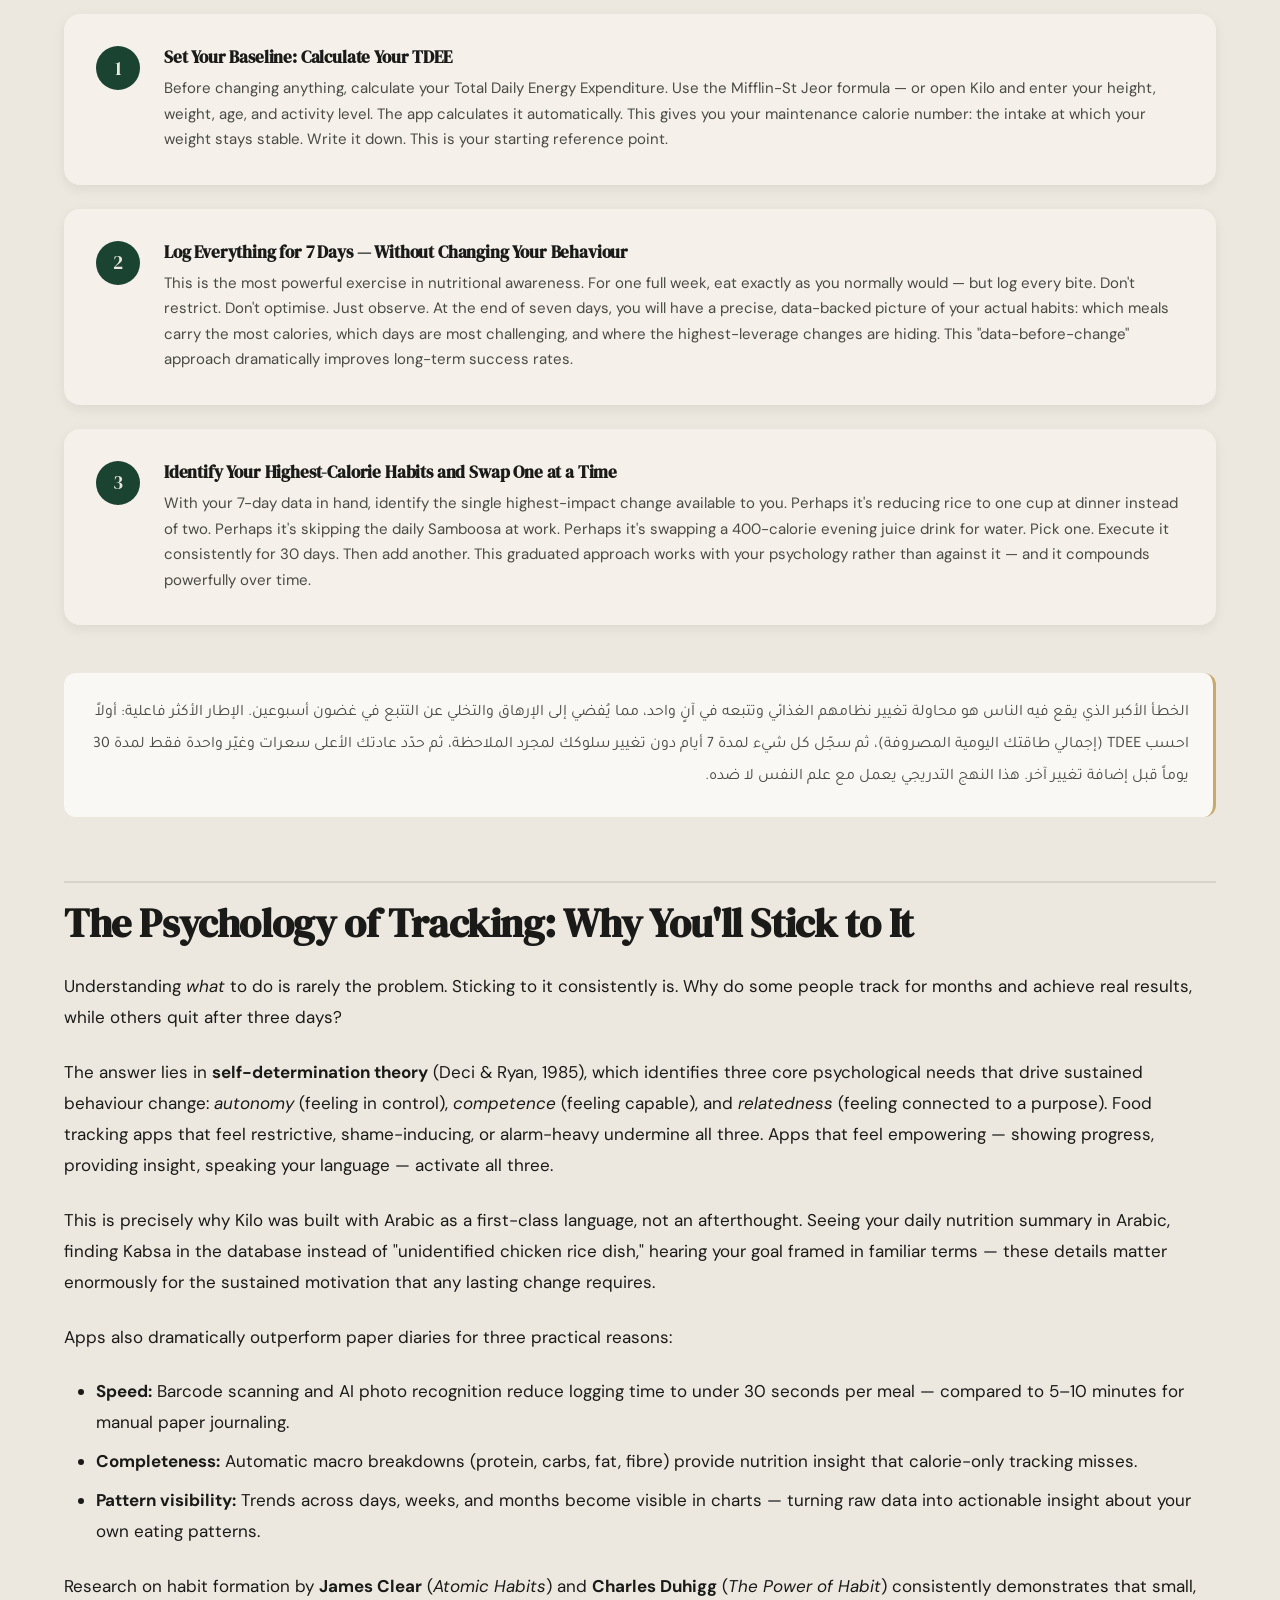
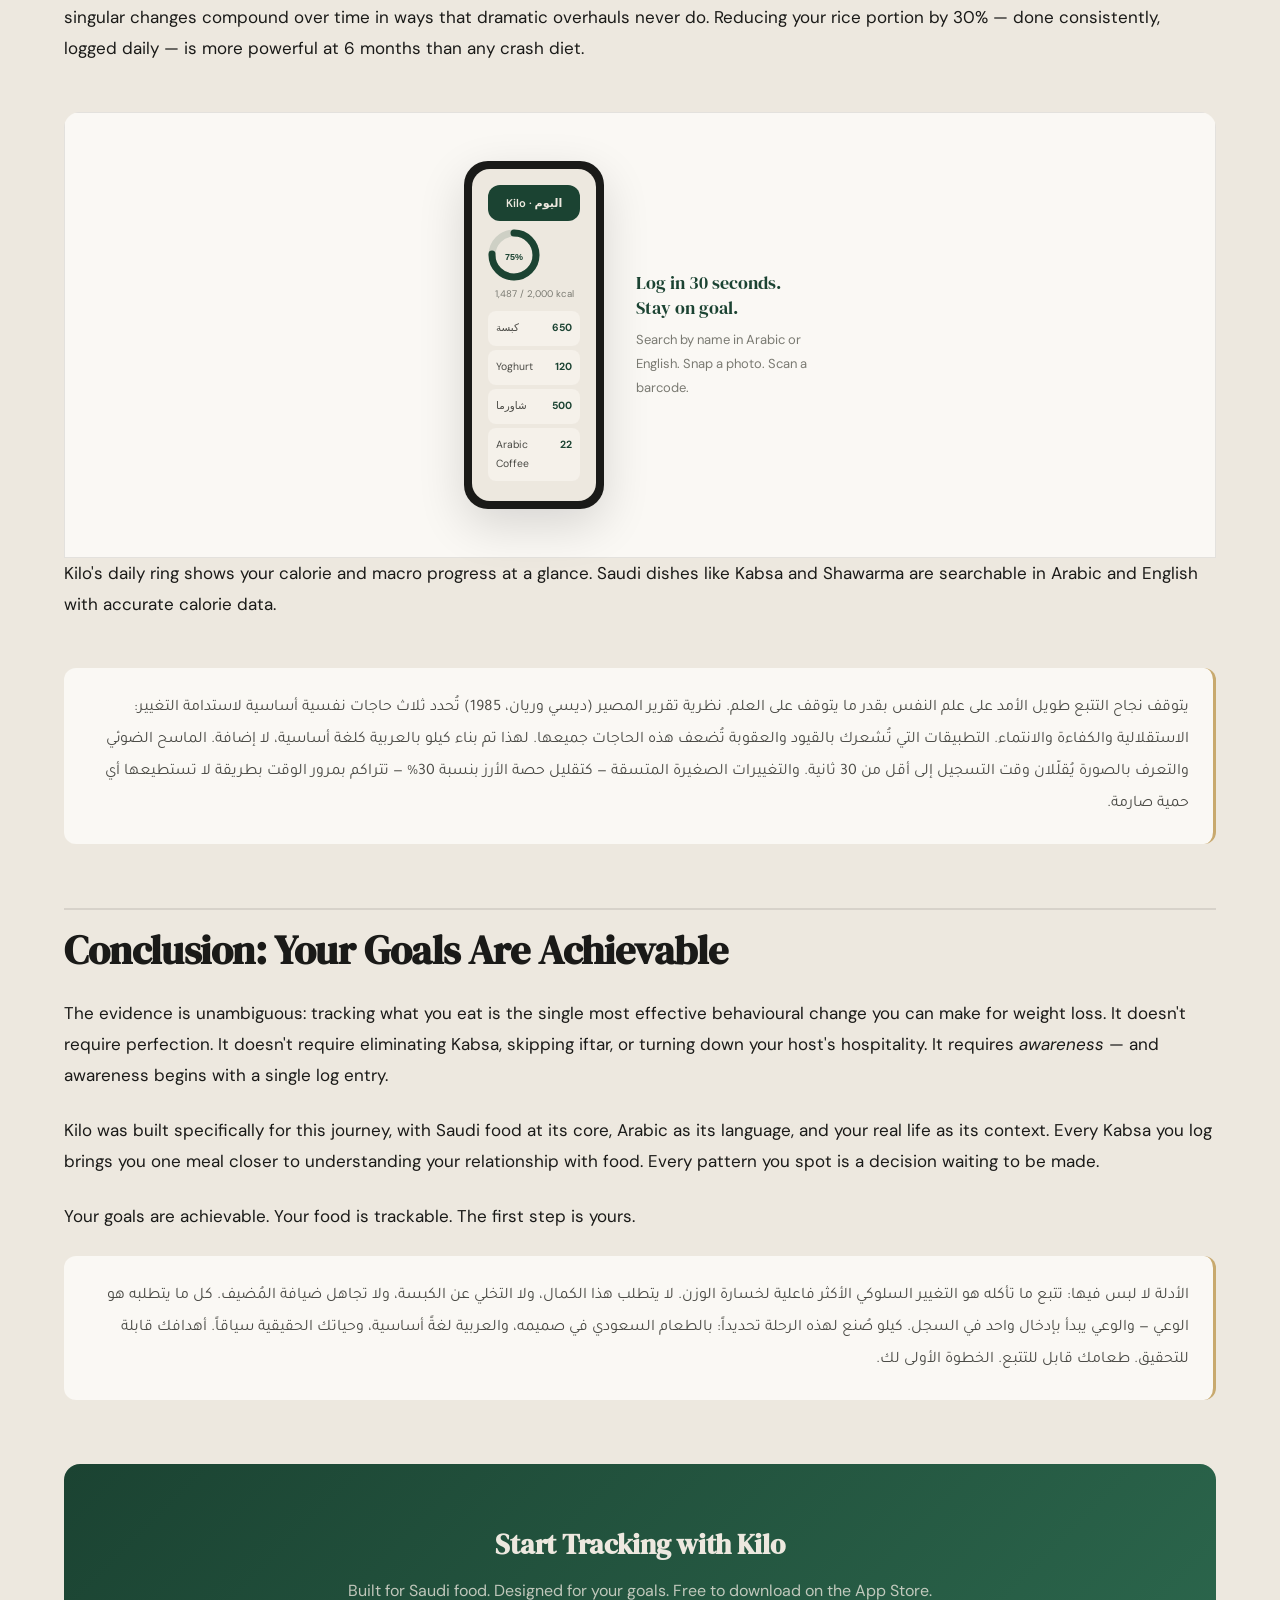
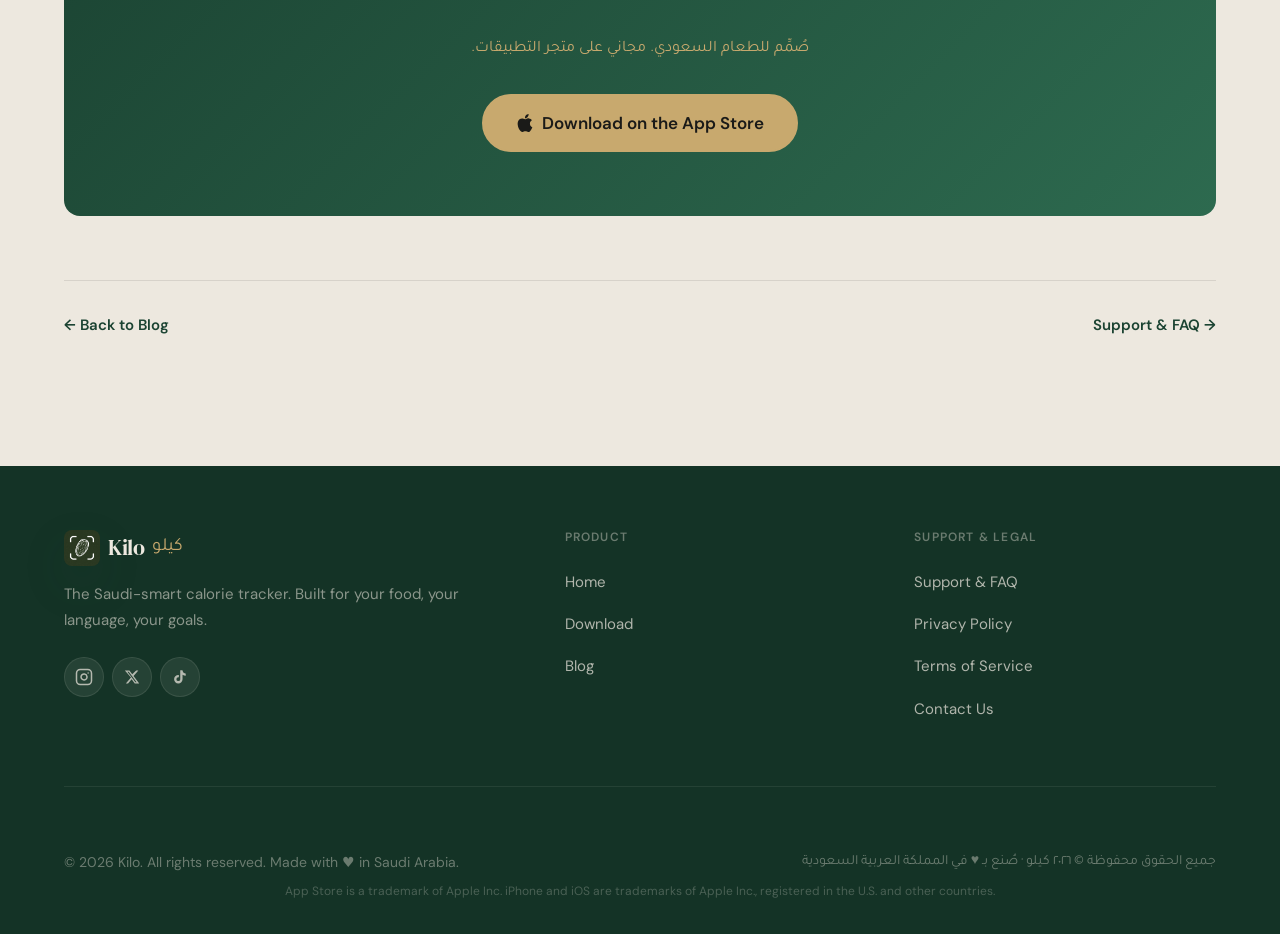
<file: blog/food-tracking-weight-loss/index.html>
<!DOCTYPE html>
<html lang="en">
  <head>
    <meta charset="UTF-8" />
    <meta name="viewport" content="width=device-width, initial-scale=1.0" />

    <!-- Primary SEO -->
    <title>
      Why Tracking Your Food Is the #1 Evidence-Based Strategy for Weight Loss |
      Kilo Blog
    </title>
    <meta
      name="description"
      content="Calorie tracking for weight loss doubles results, per a 2019 JAMA meta-analysis. We break down the science, explain Saudi food calorie counts for Kabsa, Mandi &amp; Shawarma, and give you a 3-step framework to start today."
    />
    <meta
      name="description"
      lang="ar"
      content="تتبع الطعام لخسارة الوزن يضاعف النتائج وفقاً لتحليل ميتا من مجلة JAMA 2019. نشرح العلم ونقدم عدد السعرات الحرارية للأطعمة السعودية كالكبسة والمندي والشاورما، مع إطار عمل من 3 خطوات للبدء اليوم."
    />
    <meta
      name="keywords"
      content="calorie tracking weight loss, food journaling weight loss, تتبع السعرات لخسارة الوزن, كبسة سعرات حرارية, مندي سعرات, شاورما سعرات, Saudi food calories, Mifflin St Jeor, TDEE Saudi, food tracking Saudi Arabia, نظام غذائي صحي, خسارة الوزن بالتتبع"
    />
    <meta name="robots" content="index, follow" />
    <meta name="author" content="Kilo Editorial Team" />

    <!-- Geo -->
    <meta name="geo.region" content="SA" />
    <meta name="geo.placename" content="Saudi Arabia" />

    <!-- Open Graph -->
    <meta property="og:type" content="article" />
    <meta property="og:site_name" content="Kilo — كيلو" />
    <meta
      property="og:title"
      content="Why Tracking Your Food Is the #1 Evidence-Based Strategy for Weight Loss"
    />
    <meta
      property="og:description"
      content="Science says food tracking doubles weight loss. Here's why — and how it applies to Kabsa, Mandi, Ramadan, and real Saudi life."
    />
    <meta
      property="og:url"
      content="https://kiloapp.sa/blog/food-tracking-weight-loss"
    />
    <meta
      property="og:image"
      content="https://kiloapp.sa/blog/og-food-tracking.jpg"
    />
    <meta property="og:locale" content="en_US" />
    <meta property="og:locale:alternate" content="ar_SA" />
    <meta
      property="article:published_time"
      content="2025-03-01T00:00:00+03:00"
    />
    <meta
      property="article:modified_time"
      content="2025-03-15T00:00:00+03:00"
    />
    <meta property="article:author" content="Kilo Editorial Team" />
    <meta property="article:section" content="Weight Loss" />
    <meta property="article:tag" content="calorie tracking" />
    <meta property="article:tag" content="weight loss" />
    <meta property="article:tag" content="Saudi food" />

    <!-- Twitter Card -->
    <meta name="twitter:card" content="summary_large_image" />
    <meta name="twitter:site" content="@kiloapp" />
    <meta
      name="twitter:title"
      content="Why Tracking Your Food Is the #1 Evidence-Based Strategy for Weight Loss"
    />
    <meta
      name="twitter:description"
      content="Science says food tracking doubles weight loss. Here's why — with Saudi food calorie context."
    />
    <meta
      name="twitter:image"
      content="https://kiloapp.sa/blog/og-food-tracking.jpg"
    />

    <!-- Canonical + hreflang -->
    <link
      rel="canonical"
      href="https://kiloapp.sa/blog/food-tracking-weight-loss"
    />
    <link
      rel="alternate"
      hreflang="en"
      href="https://kiloapp.sa/blog/food-tracking-weight-loss"
    />
    <link
      rel="alternate"
      hreflang="ar"
      href="https://kiloapp.sa/ar/blog/food-tracking-weight-loss"
    />
    <link
      rel="alternate"
      hreflang="x-default"
      href="https://kiloapp.sa/blog/food-tracking-weight-loss"
    />

    <!-- Fonts -->
    <link rel="preconnect" href="https://fonts.googleapis.com" />
    <link rel="preconnect" href="https://fonts.gstatic.com" crossorigin />
    <link
      href="https://fonts.googleapis.com/css2?family=DM+Serif+Display:ital@0;1&family=DM+Sans:ital,opsz,wght@0,9..40,300;0,9..40,400;0,9..40,500;0,9..40,600;0,9..40,700;1,9..40,400&family=Tajawal:wght@300;400;500;700&display=swap"
      rel="stylesheet"
    />

    <link rel="stylesheet" href="../../styles.css" />
    <link rel="icon" type="image/jpeg" href="../../assets/app-icon.jpg" />
    <link rel="apple-touch-icon" href="../../assets/app-icon.jpg" />

    <!-- Critical CSS -->
    <style>
      :root {
        --color-bg: #ede8df;
        --color-primary: #1b4332;
        --color-accent: #c8a96e;
        --color-text: #1a1a18;
      }
      body {
        background-color: #ede8df;
        color: #1a1a18;
        font-family: "DM Sans", system-ui, sans-serif;
        margin: 0;
      }
      .nav {
        position: sticky;
        top: 0;
        z-index: 100;
        background-color: rgba(237, 232, 223, 0.92);
        border-bottom: 1px solid rgba(26, 26, 24, 0.1);
        padding: 1rem 0;
        backdrop-filter: blur(16px);
        -webkit-backdrop-filter: blur(16px);
      }
      .container {
        width: 100%;
        max-width: 1200px;
        margin: 0 auto;
        padding: 0 1.5rem;
      }
    </style>

    <!-- JSON-LD: Organization -->
    <script type="application/ld+json">
      {
        "@context": "https://schema.org",
        "@type": "Organization",
        "name": "Kilo",
        "alternateName": "كيلو",
        "url": "https://kiloapp.sa",
        "description": "Saudi-market calorie tracking iOS app",
        "foundingLocation": {
          "@type": "Place",
          "addressCountry": "SA",
          "name": "Saudi Arabia"
        }
      }
    </script>

    <!-- JSON-LD: Article -->
    <script type="application/ld+json">
      {
        "@context": "https://schema.org",
        "@type": "Article",
        "headline": "Why Tracking Your Food Is the #1 Evidence-Based Strategy for Weight Loss",
        "alternativeHeadline": "لماذا تتبّع طعامك هو الاستراتيجية الأولى المدعومة علمياً لخسارة الوزن",
        "description": "Calorie tracking for weight loss doubles results per a 2019 JAMA Internal Medicine meta-analysis. This article breaks down the science, explains Saudi food calorie context, and provides a 3-step framework.",
        "keywords": [
          "calorie tracking weight loss",
          "food journaling",
          "Saudi food calories",
          "Kabsa calories",
          "Mifflin St Jeor",
          "TDEE",
          "تتبع السعرات",
          "خسارة الوزن"
        ],
        "author": {
          "@type": "Organization",
          "name": "Kilo Editorial Team",
          "url": "https://kiloapp.sa"
        },
        "publisher": {
          "@type": "Organization",
          "name": "Kilo",
          "logo": {
            "@type": "ImageObject",
            "url": "https://kiloapp.sa/logo.png"
          }
        },
        "datePublished": "2025-03-01T00:00:00+03:00",
        "dateModified": "2025-03-15T00:00:00+03:00",
        "image": "https://kiloapp.sa/blog/og-food-tracking.jpg",
        "mainEntityOfPage": {
          "@type": "WebPage",
          "@id": "https://kiloapp.sa/blog/food-tracking-weight-loss"
        },
        "articleSection": "Weight Loss",
        "inLanguage": ["en", "ar"],
        "timeRequired": "PT8M",
        "wordCount": 1800,
        "articleBody": "Saudi Arabia faces one of the highest obesity rates in the GCC region. According to WHO 2022 data, approximately 35% of Saudi adults are obese. Food tracking doubles weight loss results per a 2019 JAMA meta-analysis. This article covers the science of self-monitoring, why calorie counting works, Saudi food context including calorie estimates for Kabsa, Mandi, and Shawarma, a 3-step framework to start, and the psychology of habit formation."
      }
    </script>

    <!-- JSON-LD: BreadcrumbList -->
    <script type="application/ld+json">
      {
        "@context": "https://schema.org",
        "@type": "BreadcrumbList",
        "itemListElement": [
          {
            "@type": "ListItem",
            "position": 1,
            "name": "Home",
            "item": "https://kiloapp.sa/"
          },
          {
            "@type": "ListItem",
            "position": 2,
            "name": "Blog",
            "item": "https://kiloapp.sa/blog/"
          },
          {
            "@type": "ListItem",
            "position": 3,
            "name": "Why Tracking Your Food Is the #1 Evidence-Based Strategy for Weight Loss",
            "item": "https://kiloapp.sa/blog/food-tracking-weight-loss"
          }
        ]
      }
    </script>
  </head>
  <body>
    <!-- ===================== NAVIGATION ===================== -->
    <nav class="nav" role="navigation" aria-label="Main navigation">
      <div class="container">
        <div class="nav__inner">
          <a href="/" class="nav__logo" aria-label="Kilo — Home">
            <span class="app-icon app-icon--sm">
              <img
                src="../../assets/app-icon.jpg"
                alt=""
                class="app-icon__image"
              />
            </span>
            <span class="wordmark">
              <span class="wordmark__en">Kilo</span>
              <span class="wordmark__ar">كيلو</span>
            </span>
          </a>

          <ul class="nav__links">
            <li><a href="/">Home</a></li>
            <li><a href="/support">Support</a></li>
            <li><a href="/blog/" class="active">Blog</a></li>
          </ul>

          <a
            href="https://apps.apple.com/app/kilo-calorie-tracker/id6760403552"
            class="btn btn--primary btn--sm nav__cta"
            aria-label="Download Kilo on the App Store"
            target="_blank"
            rel="noopener noreferrer"
          >
            <svg
              width="14"
              height="17"
              viewBox="0 0 22.773 22.773"
              fill="currentColor"
              xmlns="http://www.w3.org/2000/svg"
              aria-hidden="true"
            >
              <path
                d="M15.769,0c0.053,0,0.106,0,0.162,0c0.13,1.606-0.483,2.806-1.228,3.675c-0.731,0.863-1.732,1.7-3.351,1.573c-0.108-1.583,0.506-2.694,1.25-3.561C13.292,0.879,14.557,0.16,15.769,0z"
              />
              <path
                d="M20.67,16.716c0,0.016,0,0.03,0,0.045c-0.455,1.378-1.104,2.559-1.896,3.655c-0.723,0.995-1.609,2.334-3.191,2.334c-1.367,0-2.275-0.879-3.676-0.903c-1.482-0.024-2.297,0.735-3.652,0.926c-0.155,0-0.31,0-0.462,0c-0.995-0.144-1.798-0.932-2.383-1.642c-1.725-2.098-3.058-4.808-3.306-8.276c0-0.34,0-0.679,0-1.019c0.105-2.482,1.311-4.5,2.914-5.478c0.846-0.52,2.009-0.963,3.304-0.765c0.555,0.086,1.122,0.276,1.619,0.464c0.471,0.181,1.06,0.502,1.618,0.485c0.378-0.011,0.754-0.208,1.135-0.347c1.116-0.403,2.21-0.865,3.652-0.648c1.733,0.262,2.963,1.032,3.723,2.22c-1.466,0.933-2.625,2.339-2.427,4.74C17.818,14.688,19.086,15.964,20.67,16.716z"
              />
            </svg>
            Download
          </a>

          <button
            class="nav__hamburger"
            id="hamburger-btn"
            aria-label="Toggle navigation menu"
            aria-expanded="false"
            aria-controls="mobile-menu"
          >
            <span aria-hidden="true"></span>
            <span aria-hidden="true"></span>
            <span aria-hidden="true"></span>
          </button>
        </div>

        <div class="nav__mobile-menu" id="mobile-menu" aria-hidden="true">
          <a href="/">Home</a>
          <a href="/support">Support</a>
          <a href="/blog/" class="active">Blog</a>
          <a
            href="https://apps.apple.com/app/kilo-calorie-tracker/id6760403552"
            class="btn btn--primary"
            aria-label="Download Kilo on the App Store"
            target="_blank"
            rel="noopener noreferrer"
          >
            <svg
              width="18"
              height="22"
              viewBox="0 0 22.773 22.773"
              fill="currentColor"
              xmlns="http://www.w3.org/2000/svg"
              aria-hidden="true"
            >
              <path
                d="M15.769,0c0.053,0,0.106,0,0.162,0c0.13,1.606-0.483,2.806-1.228,3.675c-0.731,0.863-1.732,1.7-3.351,1.573c-0.108-1.583,0.506-2.694,1.25-3.561C13.292,0.879,14.557,0.16,15.769,0z"
              />
              <path
                d="M20.67,16.716c0,0.016,0,0.03,0,0.045c-0.455,1.378-1.104,2.559-1.896,3.655c-0.723,0.995-1.609,2.334-3.191,2.334c-1.367,0-2.275-0.879-3.676-0.903c-1.482-0.024-2.297,0.735-3.652,0.926c-0.155,0-0.31,0-0.462,0c-0.995-0.144-1.798-0.932-2.383-1.642c-1.725-2.098-3.058-4.808-3.306-8.276c0-0.34,0-0.679,0-1.019c0.105-2.482,1.311-4.5,2.914-5.478c0.846-0.52,2.009-0.963,3.304-0.765c0.555,0.086,1.122,0.276,1.619,0.464c0.471,0.181,1.06,0.502,1.618,0.485c0.378-0.011,0.754-0.208,1.135-0.347c1.116-0.403,2.21-0.865,3.652-0.648c1.733,0.262,2.963,1.032,3.723,2.22c-1.466,0.933-2.625,2.339-2.427,4.74C17.818,14.688,19.086,15.964,20.67,16.716z"
              />
            </svg>
            Download on the App Store
          </a>
        </div>
      </div>
    </nav>

    <main>
      <div class="container">
        <!-- Breadcrumb -->
        <nav class="breadcrumb" aria-label="Breadcrumb">
          <a href="/">Home</a>
          <span class="breadcrumb__sep" aria-hidden="true">/</span>
          <a href="/blog/">Blog</a>
          <span class="breadcrumb__sep" aria-hidden="true">/</span>
          <span aria-current="page">Food Tracking &amp; Weight Loss</span>
        </nav>
      </div>

      <article aria-labelledby="article-title">
        <div class="container container--article">
          <!-- Article header -->
          <header class="article-header">
            <span class="article-header__tag"
              >Weight Loss · Evidence-Based · Saudi Food</span
            >

            <h1 id="article-title" class="article-header__title">
              Why Tracking Your Food Is the #1 Evidence-Based Strategy for
              Weight Loss
            </h1>

            <p class="article-header__title-ar" lang="ar">
              لماذا تتبّع طعامك هو الاستراتيجية الأولى المدعومة علمياً لخسارة
              الوزن
            </p>

            <div
              class="article-meta"
              role="complementary"
              aria-label="Article metadata"
            >
              <span>By Kilo Editorial Team</span>
              <span class="article-meta__dot" aria-hidden="true"></span>
              <time datetime="2025-03-01">March 2025</time>
              <span class="article-meta__dot" aria-hidden="true"></span>
              <span>8 min read</span>
              <span class="article-meta__dot" aria-hidden="true"></span>
              <span>~1,800 words</span>
            </div>
          </header>

          <!-- Figure 1: Hero illustration -->
          <figure
            class="article-hero"
            aria-label="Article hero: food tracking and Saudi cuisine"
          >
            <div
              class="article-hero__visual"
              role="img"
              aria-label="Illustrated collage of Saudi food icons, a ring progress chart, and calorie tracking symbols"
            >
              <div class="article-icon-badge">
                <div class="article-icon-badge__circle">
                  <svg
                    width="32"
                    height="32"
                    viewBox="0 0 24 24"
                    fill="none"
                    stroke="currentColor"
                    stroke-width="1.8"
                    stroke-linecap="round"
                    stroke-linejoin="round"
                    aria-hidden="true"
                  >
                    <path
                      d="M23 19a2 2 0 0 1-2 2H3a2 2 0 0 1-2-2V8a2 2 0 0 1 2-2h4l2-3h6l2 3h4a2 2 0 0 1 2 2z"
                    />
                    <circle cx="12" cy="13" r="4" />
                  </svg>
                </div>
                <span class="article-icon-badge__label"
                  >AI Scanner<br />ماسح ذكي</span
                >
              </div>
              <div class="article-icon-badge">
                <div
                  class="article-icon-badge__circle"
                  style="width: 80px; height: 80px; border-width: 3px"
                >
                  <svg
                    width="44"
                    height="44"
                    viewBox="0 0 44 44"
                    xmlns="http://www.w3.org/2000/svg"
                    aria-hidden="true"
                  >
                    <circle
                      cx="22"
                      cy="22"
                      r="18"
                      fill="none"
                      stroke="rgba(200,169,110,0.3)"
                      stroke-width="6"
                    />
                    <circle
                      cx="22"
                      cy="22"
                      r="18"
                      fill="none"
                      stroke="#C8A96E"
                      stroke-width="6"
                      stroke-dasharray="85 28"
                      stroke-linecap="round"
                      transform="rotate(-90 22 22)"
                    />
                    <text
                      x="22"
                      y="27"
                      font-family="'DM Serif Display',serif"
                      font-size="11"
                      fill="#C8A96E"
                      text-anchor="middle"
                    >
                      75%
                    </text>
                  </svg>
                </div>
                <span class="article-icon-badge__label"
                  >Daily Goal<br />هدفك اليومي</span
                >
              </div>
              <div class="article-icon-badge">
                <div class="article-icon-badge__circle">
                  <svg
                    width="32"
                    height="32"
                    viewBox="0 0 24 24"
                    fill="none"
                    stroke="currentColor"
                    stroke-width="1.8"
                    stroke-linecap="round"
                    stroke-linejoin="round"
                    aria-hidden="true"
                  >
                    <ellipse cx="12" cy="5" rx="9" ry="3" />
                    <path d="M21 12c0 1.66-4 3-9 3s-9-1.34-9-3" />
                    <path d="M3 5v14c0 1.66 4 3 9 3s9-1.34 9-3V5" />
                  </svg>
                </div>
                <span class="article-icon-badge__label"
                  >Saudi DB<br />قاعدة بيانات</span
                >
              </div>
            </div>
            <figcaption>
              Kilo tracks Saudi dishes with full macro breakdowns — from Kabsa
              to Shawarma. Illustration: Kilo Design Team.
            </figcaption>
          </figure>

          <!-- Article body -->
          <div class="article-body">
            <!-- Introduction -->
            <p>
              Calorie tracking for weight loss is not a trend. It is the single
              most evidence-backed behavioral intervention available to anyone
              trying to manage their weight — and it works with particular power
              in a food culture as rich, social, and portion-generous as Saudi
              Arabia's. This article explains why, and shows you exactly how to
              apply it to your real life.
            </p>

            <p>
              Saudi Arabia faces one of the highest rates of overweight and
              obesity in the GCC. According to the World Health Organization's
              2022 Global Health Observatory data, approximately 35% of Saudi
              adults are classified as obese, with over 70% overweight or obese
              when combined. This is not a failure of intention — surveys
              consistently show that most Saudi adults want to eat better and
              exercise more. The gap is one of
              <em>information and awareness</em>, not motivation.
            </p>

            <p>
              The single most powerful thing you can do to bridge that gap?
              Start tracking your food. Not because tracking is magic — but
              because you cannot manage what you cannot measure.
            </p>

            <p lang="ar" class="arabic-para">
              لا تُعدّ مراقبة السعرات الحرارية لخسارة الوزن مجرد توجه عابر، بل
              هي التدخل السلوكي الأكثر دعماً من الأدلة العلمية لإدارة الوزن.
              وتزداد فاعليتها في ثقافة الطعام السعودية الغنية بتنوعها وكرمها
              وحصصها السخية. وفقاً لبيانات منظمة الصحة العالمية 2022، يعاني
              حوالي 35% من البالغين السعوديين من السمنة، وأكثر من 70% من زيادة
              الوزن أو السمنة. المشكلة ليست في النية، بل في غياب الوعي والمعلومة
              الدقيقة.
            </p>

            <!-- Section 1 -->
            <h2>The Science of Self-Monitoring</h2>

            <p>
              The concept is elegantly simple: you cannot manage what you don't
              measure. Applied to nutrition, self-monitoring — consistently
              logging what you eat — creates the feedback loop your brain needs
              to make better decisions over time.
            </p>

            <p>
              The evidence is striking. The landmark
              <strong>CALERIE</strong> (Comprehensive Assessment of Long-term
              Effects of Reducing Intake of Energy) study demonstrated that
              participants who consistently monitored their food intake lost
              significantly more weight than those who relied on estimation
              alone. More compelling still, a
              <strong
                >2019 meta-analysis published in
                <em>JAMA Internal Medicine</em></strong
              >, which analysed 15 randomised controlled trials involving over
              3,600 participants, found that food diary users lost, on average,
              <strong>twice as much weight</strong> as non-trackers over the
              same study period.
            </p>

            <p>
              Why such a dramatic difference? Self-monitoring works through
              three reinforcing mechanisms:
            </p>

            <ul>
              <li>
                <strong>Awareness:</strong> Most people dramatically
                underestimate their calorie intake — by 20 to 40 percent,
                research consistently finds. Writing it down eliminates this
                guesswork entirely.
              </li>
              <li>
                <strong>Accountability:</strong> The act of logging creates a
                micro-commitment that influences food choices before, during,
                and after eating. When you know you'll be logging it, you think
                twice.
              </li>
              <li>
                <strong>Pattern recognition:</strong> Over days and weeks, a
                food diary reveals hidden sources of excess calories — the
                late-night snack, the extra tablespoon of tahini, the "small"
                portion of rice that is actually three standard servings.
              </li>
            </ul>

            <div class="pull-quote">
              <p>
                "People who kept a food diary six days a week lost about twice
                as much weight as those who kept records one day a week or
                less."
              </p>
              <cite>— JAMA Internal Medicine meta-analysis, 2019</cite>
            </div>

            <p>
              The mechanism is not restriction — it is illumination. When you
              see what you actually eat, you naturally make better choices.
            </p>

            <p lang="ar" class="arabic-para">
              تكشف الأدلة العلمية بشكل صارخ قوة مراقبة الذات. خلص تحليل ميتا
              المنشور في مجلة JAMA Internal Medicine عام 2019 — الذي شمل 15
              تجربة عشوائية محكومة وأكثر من 3,600 مشارك — إلى أن مستخدمي يوميات
              الطعام فقدوا في المتوسط ضعف الوزن مقارنةً بمن لم يتبعوا هذه
              الطريقة. تعمل آلية المراقبة الذاتية عبر ثلاثة مسارات: الوعي (تحديد
              المدخول الحقيقي من السعرات)، والمساءلة (الالتزام قبل وأثناء وبعد
              الأكل)، والتعرف على الأنماط (اكتشاف مصادر السعرات الخفية على مدى
              أيام وأسابيع).
            </p>

            <!-- Section 2 -->
            <h2>Why Calorie Counting Works — and the Myths That Don't</h2>

            <p>
              One of the most persistent misconceptions in nutrition is the "I
              eat healthy so I shouldn't need to track" belief. The problem is
              that <em>healthy</em> food is not <em>calorie-free</em> food.
              Olive oil is healthy. Dates are healthy. Avocados are healthy. And
              yet: a cup of Medjool dates contains approximately 415 calories. A
              single tablespoon of olive oil is 120 calories. A medium avocado
              is around 230 calories. These are nutritionally excellent foods —
              but they still contribute to your total energy intake.
            </p>

            <p>
              The foundational science comes from
              <strong>Hall et al. (2012)</strong>, published in
              <em>The Lancet</em>, which demonstrated through rigorous
              mathematical modelling that weight change is determined by the
              balance between energy intake (calories consumed) and energy
              expenditure (calories burned). This is not a diet philosophy. It
              is the first law of thermodynamics applied to human biology.
            </p>

            <h3>Understanding TDEE and BMR</h3>

            <p>
              To lose weight sustainably, you need to consume fewer calories
              than your body burns. Your body's daily calorie requirement has
              two components:
            </p>

            <ul>
              <li>
                <strong>BMR (Basal Metabolic Rate):</strong> The calories your
                body burns at complete rest to maintain basic functions —
                breathing, circulation, cell repair. This accounts for 60–75% of
                your total daily expenditure.
              </li>
              <li>
                <strong>TDEE (Total Daily Energy Expenditure):</strong> Your BMR
                multiplied by an activity factor. This is your maintenance level
                — the calorie intake at which your weight remains stable.
              </li>
            </ul>

            <p>
              Kilo uses the <strong>Mifflin-St Jeor equation</strong> — the
              gold-standard formula validated in peer-reviewed research as the
              most accurate predictor of resting metabolic rate:
            </p>

            <ul>
              <li>
                <strong>Men:</strong> BMR = (10 × weight kg) + (6.25 × height
                cm) − (5 × age) + 5
              </li>
              <li>
                <strong>Women:</strong> BMR = (10 × weight kg) + (6.25 × height
                cm) − (5 × age) − 161
              </li>
            </ul>

            <p>
              A moderate deficit of <strong>500 kcal/day</strong> leads to
              approximately 0.5 kg of fat loss per week — a safe, clinically
              validated rate that preserves muscle mass and metabolic rate.
            </p>

            <p lang="ar" class="arabic-para">
              يكمن سوء الفهم الأكثر شيوعاً في اعتقاد "أنا آكل صحياً فلا أحتاج
              للتتبع". المشكلة أن الطعام الصحي ليس خالياً من السعرات. التمر صحي،
              وزيت الزيتون صحي، والأفوكادو صحي — لكن كوباً من التمر يحتوي على
              415 سعرة. أثبت هول وآخرون في مجلة The Lancet عام 2012 أن تغيّر
              الوزن يحكمه ميزان الطاقة بين ما نتناوله وما نصرفه. يستخدم كيلو
              معادلة ميفلين-سانت جيور لحساب معدل الأيض الأساسي (BMR) وإجمالي
              الطاقة اليومية المصروفة (TDEE)، ما يتيح تحديد هدف سعرات دقيق وآمن
              وقابل للاستدامة.
            </p>

            <!-- Figure 2: Calorie deficit diagram -->
            <figure
              aria-label="Calorie deficit visualisation: TDEE versus daily intake showing a 500 kcal deficit"
            >
              <div
                class="fig-deficit"
                role="img"
                aria-label="Bar chart showing TDEE of 2000 kcal vs intake of 1500 kcal, creating a 500 kcal deficit for 0.5 kg/week loss"
              >
                <div class="fig-deficit__block">
                  <div class="fig-deficit__bar fig-deficit__bar--tdee"></div>
                  <div class="fig-deficit__label">TDEE</div>
                  <div class="fig-deficit__value">2,000 kcal</div>
                </div>
                <div class="fig-deficit__arrow" aria-hidden="true">−</div>
                <div class="fig-deficit__block">
                  <div class="fig-deficit__bar fig-deficit__bar--intake"></div>
                  <div class="fig-deficit__label">Intake</div>
                  <div class="fig-deficit__value">1,500 kcal</div>
                </div>
                <div class="fig-deficit__arrow" aria-hidden="true">=</div>
                <div class="fig-deficit__block" style="text-align: center">
                  <div
                    style="
                      font-family: var(--font-heading);
                      font-size: 2rem;
                      color: var(--color-accent);
                      line-height: 1;
                    "
                  >
                    500
                  </div>
                  <div class="fig-deficit__label">kcal deficit</div>
                  <div
                    class="fig-deficit__value"
                    style="color: var(--color-primary)"
                  >
                    ~0.5 kg/week
                  </div>
                </div>
              </div>
              <figcaption>
                A 500 kcal daily deficit produces ~0.5 kg/week of fat loss — the
                clinically validated safe rate. Kilo calculates your personal
                TDEE automatically using the Mifflin-St Jeor formula.
              </figcaption>
            </figure>

            <!-- Section 3 -->
            <h2>The Saudi Food Context: Challenges and Opportunities</h2>

            <p>
              Understanding calorie science in the abstract is one thing.
              Applying it to real Saudi life is another. Saudi eating culture
              presents specific challenges that no Western-designed calorie app
              adequately addresses.
            </p>

            <h3>The Portion and Hospitality Challenge</h3>

            <p>
              Saudi hospitality culture (<strong>ضيافة</strong>) is built on
              abundance. A single serving of Kabsa at a family gathering often
              means a mountain of spiced rice, generous portions of meat, and
              accompanying salads and sides. Declining a second helping can feel
              socially uncomfortable — even disrespectful to your host. This
              isn't a personal weakness; it's a feature of a culture built on
              generosity. Awareness — not restriction — is the tool here. When
              you know roughly how many calories are on your plate, you can
              participate fully in the meal while making informed decisions.
            </p>

            <h3>Ramadan Eating Patterns</h3>

            <p>
              During the holy month, eating patterns shift dramatically. The
              compressed eating window between iftar and suhoor can create
              unusual energy distribution — and research suggests many Saudi
              adults actually gain weight during Ramadan despite reduced eating
              hours, largely due to high-calorie iftar spreads, sweet Ramadan
              desserts like Qatayef and Kunafa, and disrupted sleep affecting
              hunger hormones.
            </p>

            <h3>Rice-Heavy Cuisine</h3>

            <p>
              Rice is the cornerstone of Saudi cuisine. A standard cup of cooked
              white rice contains approximately 200 calories. Saudi dishes
              routinely feature 2–3 cups of rice per serving. Understanding this
              — without eliminating the dishes you love — is where calorie
              tracking creates its greatest value.
            </p>

            <!-- Figure 3: Saudi Food Calorie Table -->
            <figure aria-label="Saudi Food Calorie Guide table">
              <div class="food-table-wrap">
                <div class="food-table-header">
                  <h3>Saudi Food Calorie Guide</h3>
                  <span class="food-table-header__ar" lang="ar"
                    >دليل السعرات الحرارية للطعام السعودي</span
                  >
                </div>
                <table>
                  <thead>
                    <tr>
                      <th scope="col">Dish</th>
                      <th scope="col">Arabic / عربي</th>
                      <th scope="col">Typical Serving</th>
                      <th scope="col">Calories</th>
                    </tr>
                  </thead>
                  <tbody>
                    <tr>
                      <td>Kabsa (chicken)</td>
                      <td><span class="ar-name" lang="ar">كبسة</span></td>
                      <td>1 plate (~350 g)</td>
                      <td class="kcal-col">~650 kcal</td>
                    </tr>
                    <tr>
                      <td>Mandi (lamb)</td>
                      <td><span class="ar-name" lang="ar">مندي</span></td>
                      <td>1 plate (~350 g)</td>
                      <td class="kcal-col">~700 kcal</td>
                    </tr>
                    <tr>
                      <td>Shawarma (chicken)</td>
                      <td><span class="ar-name" lang="ar">شاورما</span></td>
                      <td>1 wrap (~250 g)</td>
                      <td class="kcal-col">~500 kcal</td>
                    </tr>
                    <tr>
                      <td>Samboosa</td>
                      <td><span class="ar-name" lang="ar">سمبوسة</span></td>
                      <td>1 piece (~60 g)</td>
                      <td class="kcal-col">~150 kcal</td>
                    </tr>
                    <tr>
                      <td>Jareesh</td>
                      <td><span class="ar-name" lang="ar">جريش</span></td>
                      <td>1 cup (~200 g)</td>
                      <td class="kcal-col">~350 kcal</td>
                    </tr>
                    <tr>
                      <td>Harees</td>
                      <td><span class="ar-name" lang="ar">هريس</span></td>
                      <td>1 cup (~220 g)</td>
                      <td class="kcal-col">~400 kcal</td>
                    </tr>
                    <tr>
                      <td>Arabic Coffee + Dates</td>
                      <td>
                        <span class="ar-name" lang="ar">قهوة عربية + تمر</span>
                      </td>
                      <td>1 cup + 3 dates</td>
                      <td class="kcal-col">~145 kcal</td>
                    </tr>
                    <tr>
                      <td>Mutabbaq (meat)</td>
                      <td><span class="ar-name" lang="ar">مطبق</span></td>
                      <td>1 piece (~150 g)</td>
                      <td class="kcal-col">~380 kcal</td>
                    </tr>
                  </tbody>
                </table>
              </div>
              <figcaption>
                Calorie estimates are averages based on standard Saudi
                restaurant and home-cooking portions. Values vary with cooking
                method and ingredient ratios. All these dishes are available in
                the Kilo food database — search by name in English or Arabic.
              </figcaption>
            </figure>

            <p>
              These numbers are not meant to eliminate these dishes from your
              life. Kabsa on a Thursday family gathering is not the problem.
              Eating three servings without awareness — and doing that four
              times a week — is where the gap opens between energy intake and
              expenditure. Kilo's Saudi food database puts this information at
              your fingertips so that every meal becomes a conscious, informed
              choice.
            </p>

            <p lang="ar" class="arabic-para">
              تُقدّم المطبخ السعودي تحديات فريدة لإدارة الوزن: ثقافة الضيافة
              والحصص الكبيرة، والأنظمة الغذائية الغنية بالأرز، وأنماط الأكل في
              رمضان. الهدف ليس حذف أطباقك المفضلة — الكبسة والمندي والشاورما —
              بل فهم ما تحتويه والتحكم في الحصص. الوعي، لا التقييد، هو الأداة.
              كيلو يُتيح لك تسجيل كل هذه الأطباق بدقة — بالبحث بالعربية أو
              الإنجليزية.
            </p>

            <!-- Section 4 -->
            <h2>How to Start: A 3-Step Framework</h2>

            <p>
              The biggest mistake people make is trying to overhaul their diet
              and track their food at the same time. This creates overwhelm —
              and leads to quitting within two weeks. Here is a more effective
              approach, grounded in behaviour-change research:
            </p>

            <div class="step-cards" role="list">
              <div class="step-card" role="listitem">
                <div class="step-card__num" aria-hidden="true">1</div>
                <div class="step-card__content">
                  <h3>Set Your Baseline: Calculate Your TDEE</h3>
                  <p>
                    Before changing anything, calculate your Total Daily Energy
                    Expenditure. Use the Mifflin-St Jeor formula — or open Kilo
                    and enter your height, weight, age, and activity level. The
                    app calculates it automatically. This gives you your
                    maintenance calorie number: the intake at which your weight
                    stays stable. Write it down. This is your starting reference
                    point.
                  </p>
                </div>
              </div>

              <div class="step-card" role="listitem">
                <div class="step-card__num" aria-hidden="true">2</div>
                <div class="step-card__content">
                  <h3>
                    Log Everything for 7 Days — Without Changing Your Behaviour
                  </h3>
                  <p>
                    This is the most powerful exercise in nutritional awareness.
                    For one full week, eat exactly as you normally would — but
                    log every bite. Don't restrict. Don't optimise. Just
                    observe. At the end of seven days, you will have a precise,
                    data-backed picture of your actual habits: which meals carry
                    the most calories, which days are most challenging, and
                    where the highest-leverage changes are hiding. This
                    "data-before-change" approach dramatically improves
                    long-term success rates.
                  </p>
                </div>
              </div>

              <div class="step-card" role="listitem">
                <div class="step-card__num" aria-hidden="true">3</div>
                <div class="step-card__content">
                  <h3>
                    Identify Your Highest-Calorie Habits and Swap One at a Time
                  </h3>
                  <p>
                    With your 7-day data in hand, identify the single
                    highest-impact change available to you. Perhaps it's
                    reducing rice to one cup at dinner instead of two. Perhaps
                    it's skipping the daily Samboosa at work. Perhaps it's
                    swapping a 400-calorie evening juice drink for water. Pick
                    one. Execute it consistently for 30 days. Then add another.
                    This graduated approach works with your psychology rather
                    than against it — and it compounds powerfully over time.
                  </p>
                </div>
              </div>
            </div>

            <p lang="ar" class="arabic-para">
              الخطأ الأكبر الذي يقع فيه الناس هو محاولة تغيير نظامهم الغذائي
              وتتبعه في آنٍ واحد، مما يُفضي إلى الإرهاق والتخلي عن التتبع في
              غضون أسبوعين. الإطار الأكثر فاعلية: أولاً احسب TDEE (إجمالي طاقتك
              اليومية المصروفة)، ثم سجّل كل شيء لمدة 7 أيام دون تغيير سلوكك
              لمجرد الملاحظة، ثم حدّد عادتك الأعلى سعرات وغيّر واحدة فقط لمدة 30
              يوماً قبل إضافة تغيير آخر. هذا النهج التدريجي يعمل مع علم النفس لا
              ضده.
            </p>

            <!-- Section 5 -->
            <h2>The Psychology of Tracking: Why You'll Stick to It</h2>

            <p>
              Understanding <em>what</em> to do is rarely the problem. Sticking
              to it consistently is. Why do some people track for months and
              achieve real results, while others quit after three days?
            </p>

            <p>
              The answer lies in
              <strong>self-determination theory</strong> (Deci &amp; Ryan,
              1985), which identifies three core psychological needs that drive
              sustained behaviour change: <em>autonomy</em> (feeling in
              control), <em>competence</em> (feeling capable), and
              <em>relatedness</em> (feeling connected to a purpose). Food
              tracking apps that feel restrictive, shame-inducing, or
              alarm-heavy undermine all three. Apps that feel empowering —
              showing progress, providing insight, speaking your language —
              activate all three.
            </p>

            <p>
              This is precisely why Kilo was built with Arabic as a first-class
              language, not an afterthought. Seeing your daily nutrition summary
              in Arabic, finding Kabsa in the database instead of "unidentified
              chicken rice dish," hearing your goal framed in familiar terms —
              these details matter enormously for the sustained motivation that
              any lasting change requires.
            </p>

            <p>
              Apps also dramatically outperform paper diaries for three
              practical reasons:
            </p>

            <ul>
              <li>
                <strong>Speed:</strong> Barcode scanning and AI photo
                recognition reduce logging time to under 30 seconds per meal —
                compared to 5–10 minutes for manual paper journaling.
              </li>
              <li>
                <strong>Completeness:</strong> Automatic macro breakdowns
                (protein, carbs, fat, fibre) provide nutrition insight that
                calorie-only tracking misses.
              </li>
              <li>
                <strong>Pattern visibility:</strong> Trends across days, weeks,
                and months become visible in charts — turning raw data into
                actionable insight about your own eating patterns.
              </li>
            </ul>

            <p>
              Research on habit formation by <strong>James Clear</strong> (<em
                >Atomic Habits</em
              >) and <strong>Charles Duhigg</strong> (<em>The Power of Habit</em
              >) consistently demonstrates that small, singular changes compound
              over time in ways that dramatic overhauls never do. Reducing your
              rice portion by 30% — done consistently, logged daily — is more
              powerful at 6 months than any crash diet.
            </p>

            <!-- Figure 4: App screenshot mockup -->
            <figure
              aria-label="Kilo app screenshot mockup showing daily food log and progress ring"
            >
              <div
                class="fig-app-mockup"
                role="img"
                aria-label="Mockup of Kilo iPhone app showing a daily food log with Kabsa logged at 650 kcal and a progress ring at 75% of daily goal"
              >
                <div class="phone-frame">
                  <div class="phone-screen">
                    <div class="phone-screen__header">Kilo · اليوم</div>
                    <div style="text-align: center; margin: 0.5rem 0">
                      <svg
                        width="52"
                        height="52"
                        viewBox="0 0 52 52"
                        aria-hidden="true"
                      >
                        <circle
                          cx="26"
                          cy="26"
                          r="22"
                          fill="none"
                          stroke="rgba(27,67,50,0.15)"
                          stroke-width="7"
                        />
                        <circle
                          cx="26"
                          cy="26"
                          r="22"
                          fill="none"
                          stroke="#1B4332"
                          stroke-width="7"
                          stroke-dasharray="104 34"
                          stroke-linecap="round"
                          transform="rotate(-90 26 26)"
                        />
                        <text
                          x="26"
                          y="31"
                          font-size="9"
                          font-weight="700"
                          fill="#1B4332"
                          text-anchor="middle"
                          font-family="sans-serif"
                        >
                          75%
                        </text>
                      </svg>
                      <p
                        style="
                          font-size: 0.6rem;
                          color: var(--color-text-muted);
                          margin: 0.25rem 0 0;
                        "
                      >
                        1,487 / 2,000 kcal
                      </p>
                    </div>
                    <div class="phone-screen__row">
                      <span>كبسة</span>
                      <span class="phone-screen__kcal">650</span>
                    </div>
                    <div class="phone-screen__row">
                      <span>Yoghurt</span>
                      <span class="phone-screen__kcal">120</span>
                    </div>
                    <div class="phone-screen__row">
                      <span>شاورما</span>
                      <span class="phone-screen__kcal">500</span>
                    </div>
                    <div class="phone-screen__row">
                      <span>Arabic Coffee</span>
                      <span class="phone-screen__kcal">22</span>
                    </div>
                  </div>
                </div>
                <div style="max-width: 180px">
                  <p
                    style="
                      font-family: var(--font-heading);
                      font-size: 1.1rem;
                      color: var(--color-primary);
                      line-height: 1.4;
                      margin-bottom: var(--space-sm);
                    "
                  >
                    Log in 30 seconds.<br />Stay on goal.
                  </p>
                  <p
                    style="
                      font-size: 0.8125rem;
                      color: var(--color-text-muted);
                      margin-bottom: 0;
                    "
                  >
                    Search by name in Arabic or English. Snap a photo. Scan a
                    barcode.
                  </p>
                </div>
              </div>
              <figcaption>
                Kilo's daily ring shows your calorie and macro progress at a
                glance. Saudi dishes like Kabsa and Shawarma are searchable in
                Arabic and English with accurate calorie data.
              </figcaption>
            </figure>

            <p lang="ar" class="arabic-para">
              يتوقف نجاح التتبع طويل الأمد على علم النفس بقدر ما يتوقف على
              العلم. نظرية تقرير المصير (ديسي وريان، 1985) تُحدد ثلاث حاجات
              نفسية أساسية لاستدامة التغيير: الاستقلالية والكفاءة والانتماء.
              التطبيقات التي تُشعرك بالقيود والعقوبة تُضعف هذه الحاجات جميعها.
              لهذا تم بناء كيلو بالعربية كلغة أساسية، لا إضافة. الماسح الضوئي
              والتعرف بالصورة يُقلّلان وقت التسجيل إلى أقل من 30 ثانية.
              والتغييرات الصغيرة المتسقة — كتقليل حصة الأرز بنسبة 30% — تتراكم
              بمرور الوقت بطريقة لا تستطيعها أي حمية صارمة.
            </p>

            <!-- Conclusion -->
            <h2>Conclusion: Your Goals Are Achievable</h2>

            <p>
              The evidence is unambiguous: tracking what you eat is the single
              most effective behavioural change you can make for weight loss. It
              doesn't require perfection. It doesn't require eliminating Kabsa,
              skipping iftar, or turning down your host's hospitality. It
              requires <em>awareness</em> — and awareness begins with a single
              log entry.
            </p>

            <p>
              Kilo was built specifically for this journey, with Saudi food at
              its core, Arabic as its language, and your real life as its
              context. Every Kabsa you log brings you one meal closer to
              understanding your relationship with food. Every pattern you spot
              is a decision waiting to be made.
            </p>

            <p>
              Your goals are achievable. Your food is trackable. The first step
              is yours.
            </p>

            <p lang="ar" class="arabic-para">
              الأدلة لا لبس فيها: تتبع ما تأكله هو التغيير السلوكي الأكثر فاعلية
              لخسارة الوزن. لا يتطلب هذا الكمال، ولا التخلي عن الكبسة، ولا تجاهل
              ضيافة المُضيف. كل ما يتطلبه هو الوعي — والوعي يبدأ بإدخال واحد في
              السجل. كيلو صُنع لهذه الرحلة تحديداً: بالطعام السعودي في صميمه،
              والعربية لغةً أساسية، وحياتك الحقيقية سياقاً. أهدافك قابلة
              للتحقيق. طعامك قابل للتتبع. الخطوة الأولى لك.
            </p>
          </div>

          <!-- CTA -->
          <div class="article-cta">
            <h2>Start Tracking with Kilo</h2>
            <p>
              Built for Saudi food. Designed for your goals. Free to download on
              the App Store.
            </p>
            <p
              lang="ar"
              style="
                font-family: var(--font-arabic);
                direction: rtl;
                font-size: 1rem;
                color: var(--color-accent);
                margin-bottom: var(--space-xl);
              "
            >
              صُمِّم للطعام السعودي. مجاني على متجر التطبيقات.
            </p>
            <a
              href="https://apps.apple.com/app/kilo-calorie-tracker/id6760403552"
              class="btn btn--accent btn--lg"
              aria-label="Download Kilo on the App Store"
              target="_blank"
              rel="noopener noreferrer"
            >
              <svg
                width="18"
                height="22"
                viewBox="0 0 22.773 22.773"
                fill="currentColor"
                xmlns="http://www.w3.org/2000/svg"
                aria-hidden="true"
              >
                <path
                  d="M15.769,0c0.053,0,0.106,0,0.162,0c0.13,1.606-0.483,2.806-1.228,3.675c-0.731,0.863-1.732,1.7-3.351,1.573c-0.108-1.583,0.506-2.694,1.25-3.561C13.292,0.879,14.557,0.16,15.769,0z"
                />
                <path
                  d="M20.67,16.716c0,0.016,0,0.03,0,0.045c-0.455,1.378-1.104,2.559-1.896,3.655c-0.723,0.995-1.609,2.334-3.191,2.334c-1.367,0-2.275-0.879-3.676-0.903c-1.482-0.024-2.297,0.735-3.652,0.926c-0.155,0-0.31,0-0.462,0c-0.995-0.144-1.798-0.932-2.383-1.642c-1.725-2.098-3.058-4.808-3.306-8.276c0-0.34,0-0.679,0-1.019c0.105-2.482,1.311-4.5,2.914-5.478c0.846-0.52,2.009-0.963,3.304-0.765c0.555,0.086,1.122,0.276,1.619,0.464c0.471,0.181,1.06,0.502,1.618,0.485c0.378-0.011,0.754-0.208,1.135-0.347c1.116-0.403,2.21-0.865,3.652-0.648c1.733,0.262,2.963,1.032,3.723,2.22c-1.466,0.933-2.625,2.339-2.427,4.74C17.818,14.688,19.086,15.964,20.67,16.716z"
                />
              </svg>
              Download on the App Store
            </a>
          </div>

          <!-- Internal links -->
          <nav
            aria-label="Related links"
            style="
              padding: var(--space-xl) 0;
              border-top: 1px solid var(--color-border);
              display: flex;
              flex-wrap: wrap;
              gap: var(--space-md);
              justify-content: space-between;
            "
          >
            <a
              href="/blog/"
              style="
                font-size: 0.9375rem;
                font-weight: 600;
                color: var(--color-primary);
              "
              >← Back to Blog</a
            >
            <a
              href="/support"
              style="
                font-size: 0.9375rem;
                font-weight: 600;
                color: var(--color-primary);
              "
              >Support &amp; FAQ →</a
            >
          </nav>
        </div>
      </article>
    </main>

    <!-- ===================== FOOTER ===================== -->
    <footer class="footer" role="contentinfo">
      <div class="container">
        <div class="footer__top">
          <div class="footer__brand">
            <div class="wordmark mb-md">
              <span class="app-icon app-icon--sm" aria-hidden="true">
                <img
                  src="../../assets/app-icon.jpg"
                  alt=""
                  class="app-icon__image"
                />
              </span>
              <span class="wordmark__en">Kilo</span>
              <span class="wordmark__ar">كيلو</span>
            </div>
            <p>
              The Saudi-smart calorie tracker. Built for your food, your
              language, your goals.
            </p>
            <div class="footer__social" aria-label="Social media links">
              <a
                href="https://www.instagram.com/kiloapp.sa/"
                class="social-icon"
                aria-label="Kilo on Instagram"
              >
                <svg
                  width="18"
                  height="18"
                  viewBox="0 0 24 24"
                  fill="none"
                  stroke="currentColor"
                  stroke-width="2"
                  stroke-linecap="round"
                  stroke-linejoin="round"
                  aria-hidden="true"
                >
                  <rect x="2" y="2" width="20" height="20" rx="5" ry="5" />
                  <path d="M16 11.37A4 4 0 1 1 12.63 8 4 4 0 0 1 16 11.37z" />
                  <line x1="17.5" y1="6.5" x2="17.51" y2="6.5" />
                </svg>
              </a>
              <a href="#" class="social-icon" aria-label="Kilo on X / Twitter">
                <svg
                  width="16"
                  height="16"
                  viewBox="0 0 24 24"
                  fill="currentColor"
                  aria-hidden="true"
                >
                  <path
                    d="M18.244 2.25h3.308l-7.227 8.26 8.502 11.24H16.17l-4.714-6.231-5.401 6.231H2.746l7.73-8.835L1.254 2.25H8.08l4.259 5.63zm-1.161 17.52h1.833L7.084 4.126H5.117z"
                  />
                </svg>
              </a>
              <a href="#" class="social-icon" aria-label="Kilo on TikTok">
                <svg
                  width="16"
                  height="18"
                  viewBox="0 0 24 24"
                  fill="currentColor"
                  aria-hidden="true"
                >
                  <path
                    d="M19.59 6.69a4.83 4.83 0 0 1-3.77-4.25V2h-3.45v13.67a2.89 2.89 0 0 1-2.88 2.5 2.89 2.89 0 0 1-2.89-2.89 2.89 2.89 0 0 1 2.89-2.89c.28 0 .54.04.79.1V9.01a6.3 6.3 0 0 0-.79-.05 6.34 6.34 0 0 0-6.34 6.34 6.34 6.34 0 0 0 6.34 6.34 6.34 6.34 0 0 0 6.33-6.34V8.69a8.18 8.18 0 0 0 4.78 1.52V6.69a4.85 4.85 0 0 1-1.01 0z"
                  />
                </svg>
              </a>
            </div>
          </div>

          <nav class="footer__nav" aria-label="Footer navigation">
            <h4>Product</h4>
            <ul>
              <li><a href="/">Home</a></li>
              <li>
                <a
                  href="https://apps.apple.com/app/kilo-calorie-tracker/id6760403552"
                  target="_blank"
                  rel="noopener noreferrer"
                  >Download</a
                >
              </li>
              <li><a href="/blog/">Blog</a></li>
            </ul>
          </nav>

          <nav class="footer__nav" aria-label="Footer legal navigation">
            <h4>Support &amp; Legal</h4>
            <ul>
              <li><a href="/support">Support &amp; FAQ</a></li>
              <li><a href="/privacy">Privacy Policy</a></li>
              <li><a href="/terms">Terms of Service</a></li>
              <li><a href="mailto:support@kiloapp.sa">Contact Us</a></li>
            </ul>
          </nav>
        </div>
        <div class="footer__bottom">
          <span
            >&copy; 2026 Kilo. All rights reserved. Made with &#9829; in Saudi
            Arabia.</span
          >
          <span class="footer__bottom-ar" lang="ar"
            >جميع الحقوق محفوظة &copy; ٢٠٢٦ كيلو &middot; صُنع بـ &#9829; في
            المملكة العربية السعودية</span
          >
        </div>
        <p class="footer__legal">
          App Store is a trademark of Apple Inc. iPhone and iOS are trademarks
          of Apple Inc., registered in the U.S. and other countries.
        </p>
      </div>
    </footer>

    <script>
      (function () {
        var btn = document.getElementById("hamburger-btn");
        var menu = document.getElementById("mobile-menu");
        if (!btn || !menu) return;
        btn.addEventListener("click", function () {
          var open = menu.classList.toggle("is-open");
          btn.setAttribute("aria-expanded", open);
          menu.setAttribute("aria-hidden", !open);
        });
        menu.querySelectorAll("a").forEach(function (link) {
          link.addEventListener("click", function () {
            menu.classList.remove("is-open");
            btn.setAttribute("aria-expanded", "false");
            menu.setAttribute("aria-hidden", "true");
          });
        });
        document.addEventListener("click", function (e) {
          if (!btn.contains(e.target) && !menu.contains(e.target)) {
            menu.classList.remove("is-open");
            btn.setAttribute("aria-expanded", "false");
            menu.setAttribute("aria-hidden", "true");
          }
        });
      })();
    </script>
  </body>
</html>
</file>
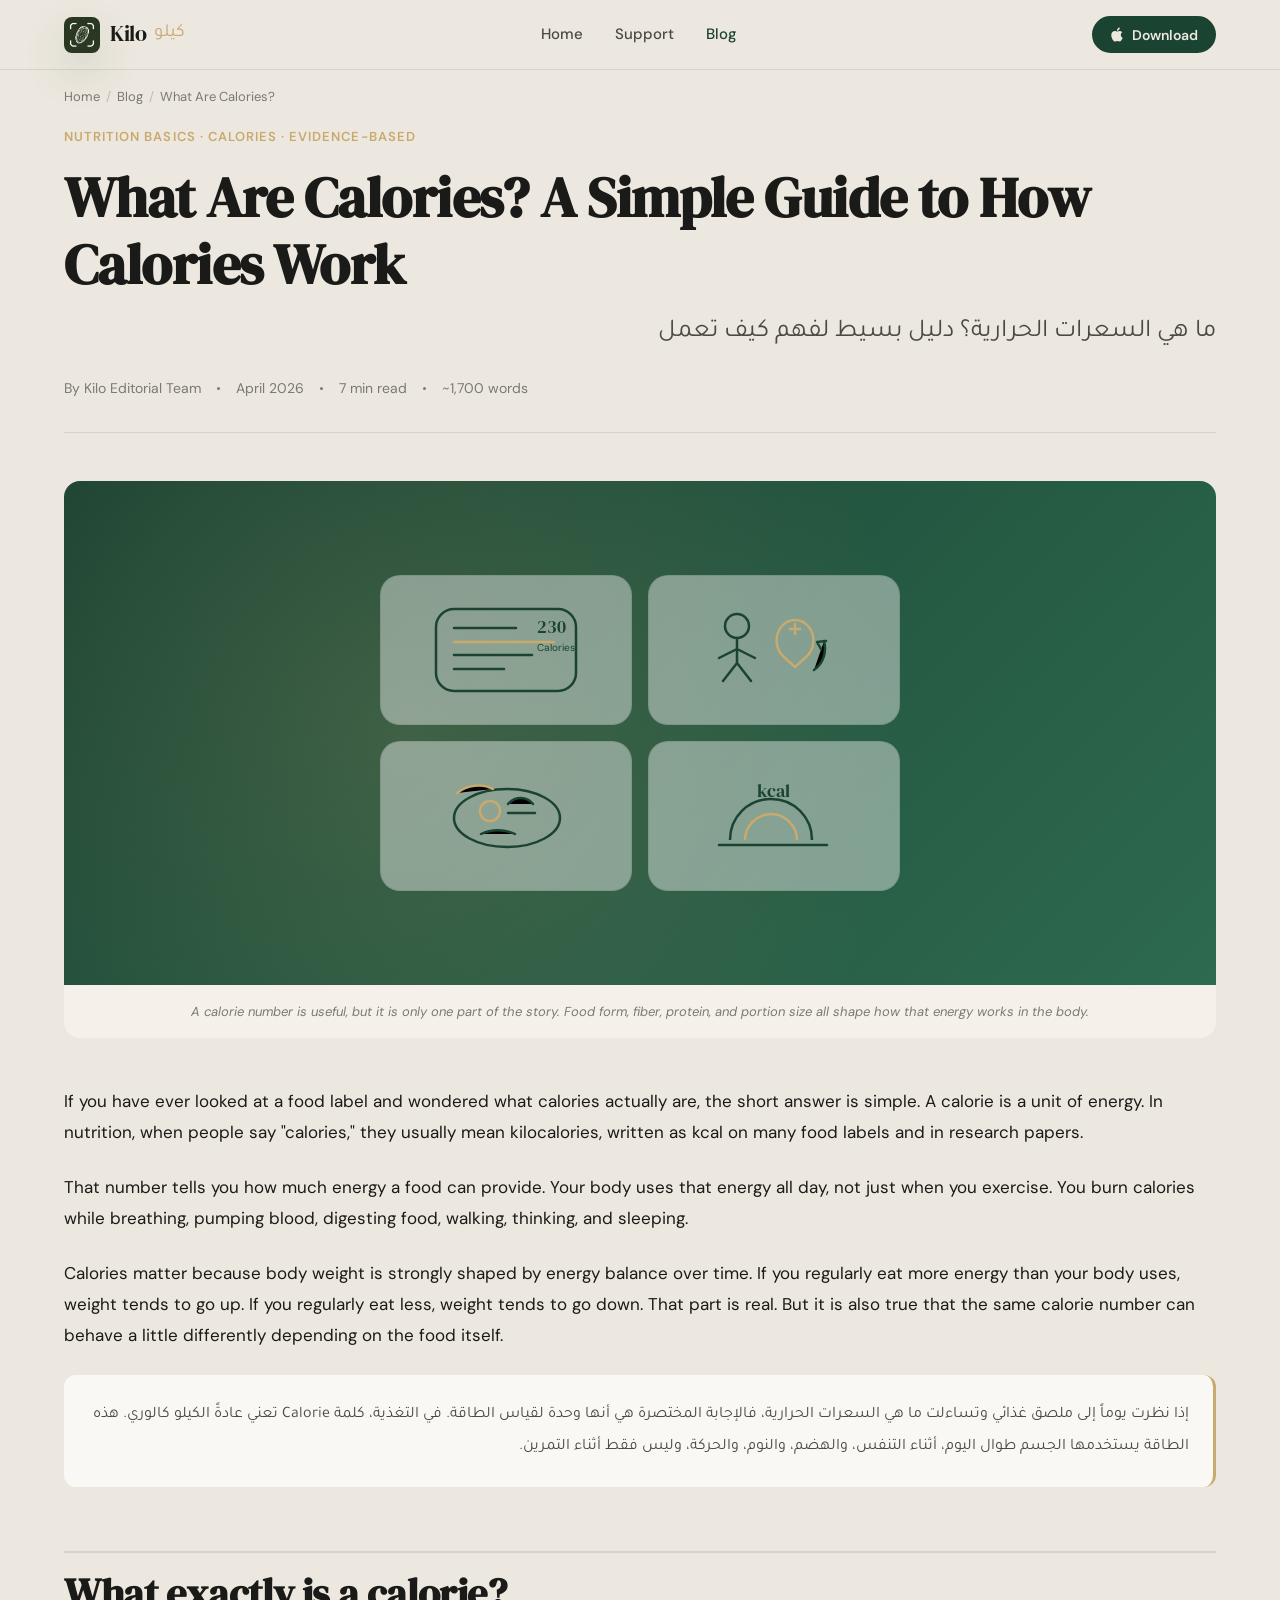
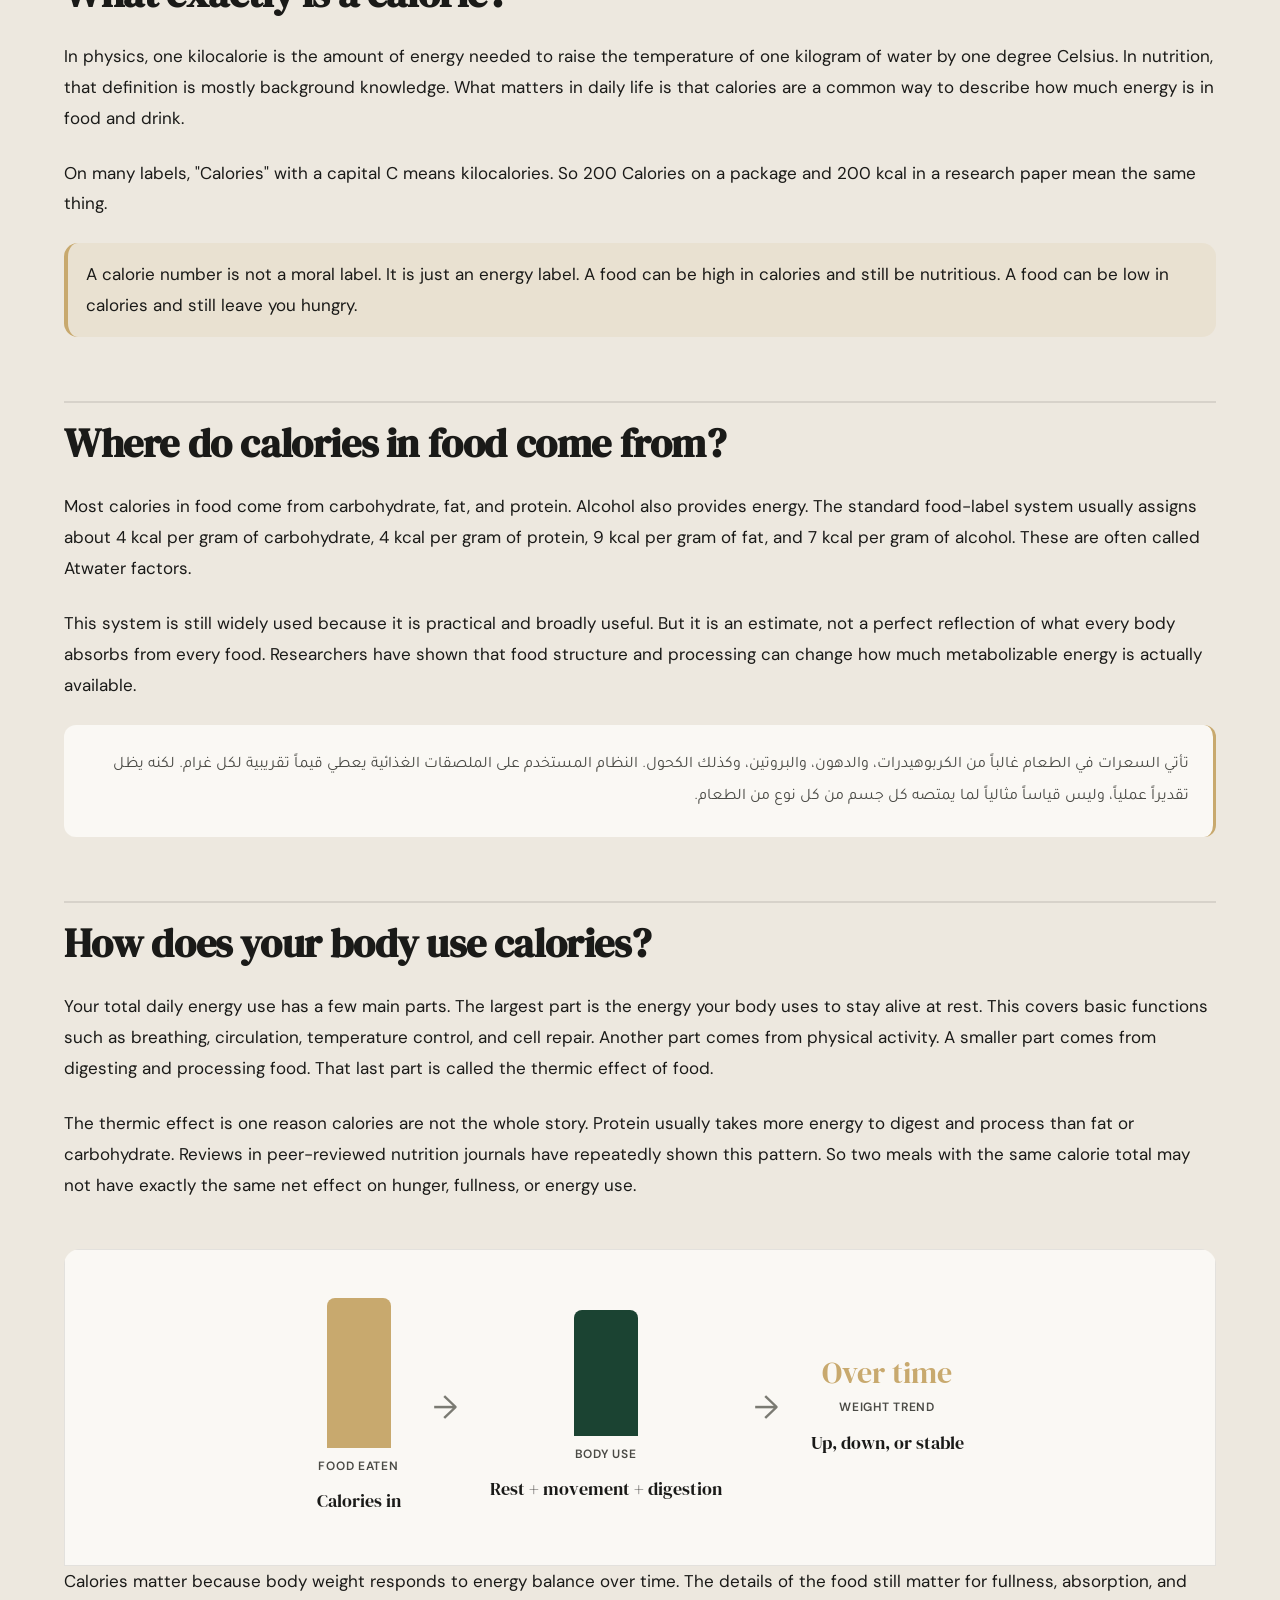
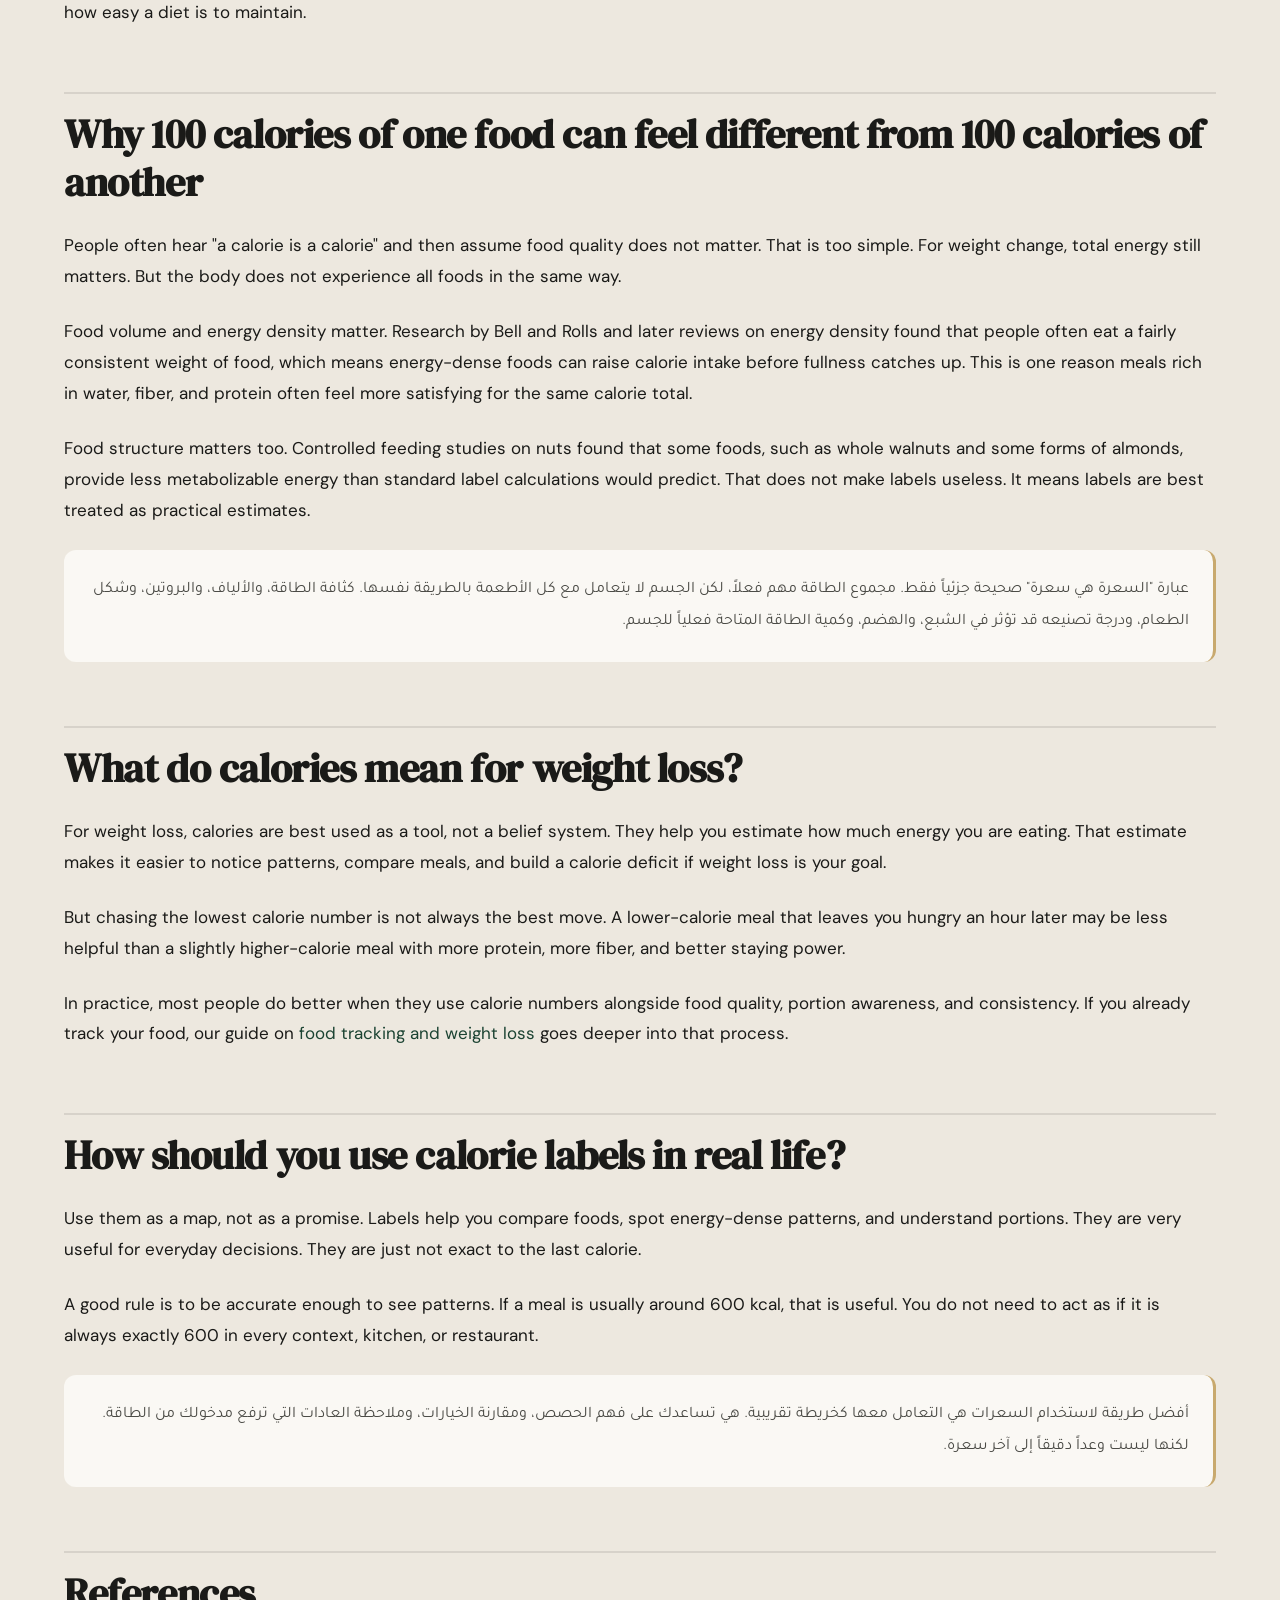
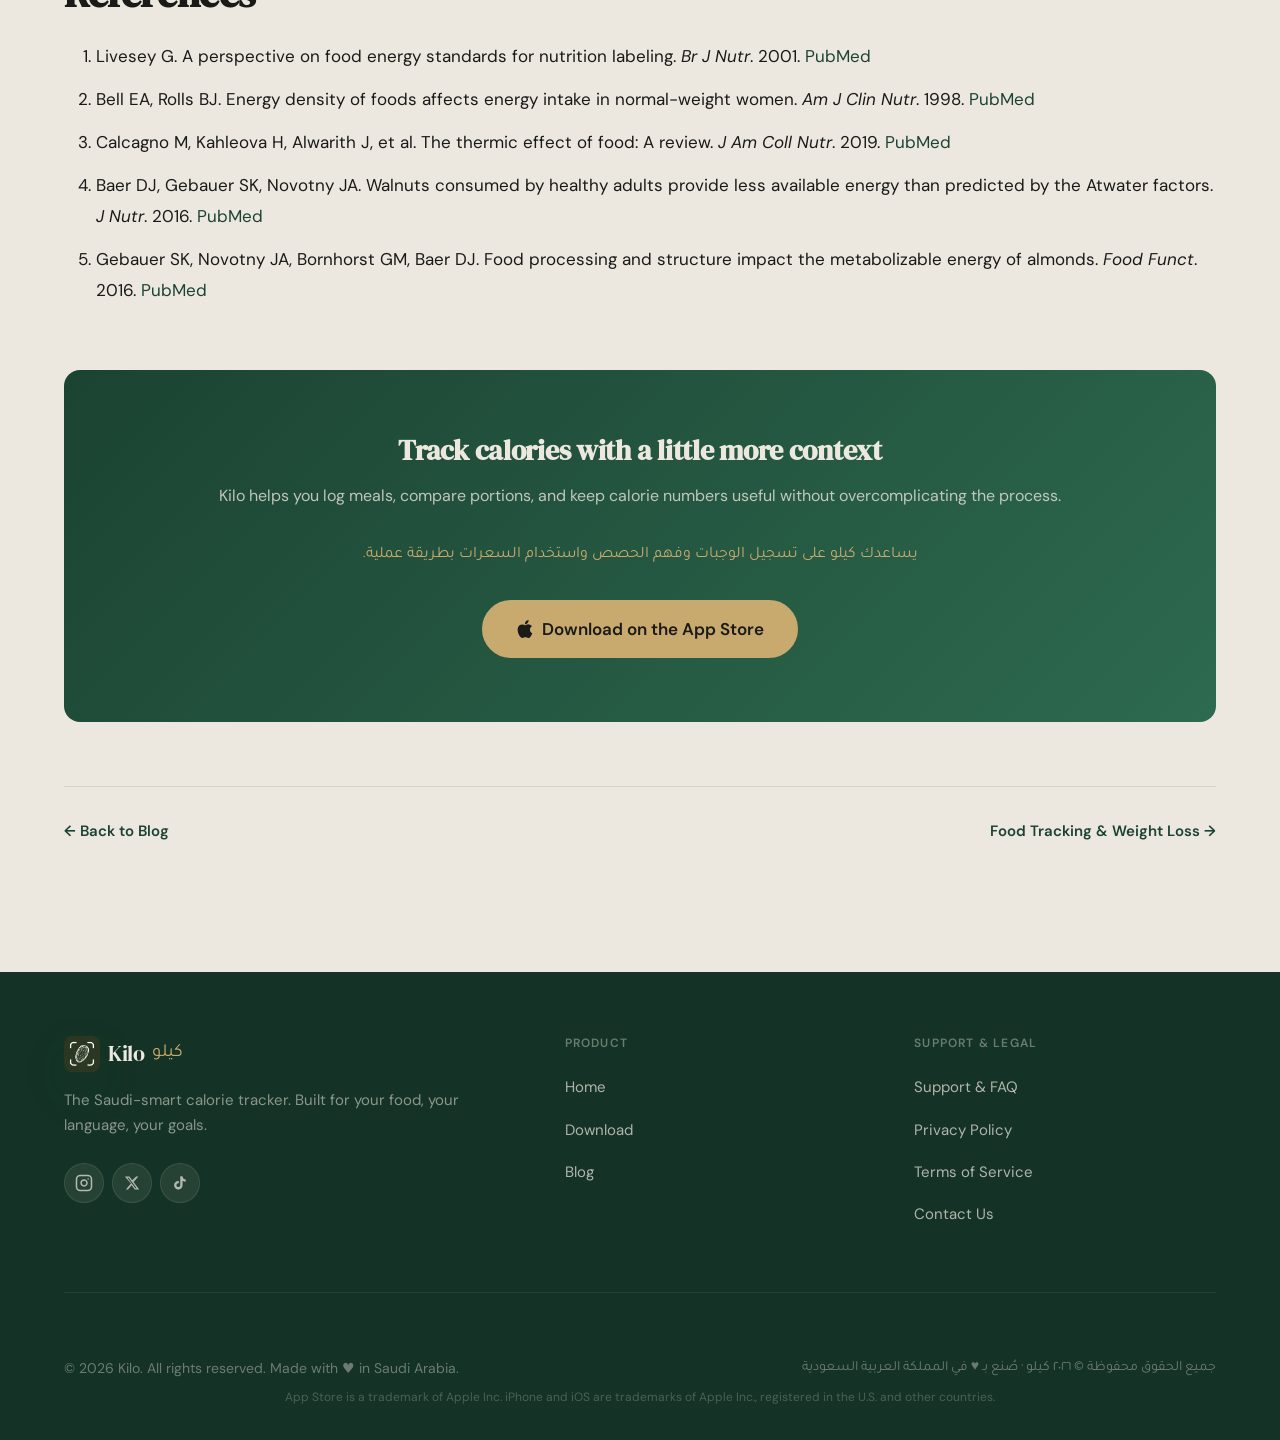
<file: blog/what-are-calories/index.html>
<!DOCTYPE html>
<html lang="en">
  <head>
    <meta charset="UTF-8" />
    <meta name="viewport" content="width=device-width, initial-scale=1.0" />

    <!-- Primary SEO -->
    <title>What Are Calories? A Simple Guide to How Calories Work | Kilo Blog</title>
    <meta
      name="description"
      content="What are calories, and how do they work? A simple guide to calories in food, energy balance, food labels, and weight loss, backed by peer-reviewed research."
    />
    <meta
      name="description"
      lang="ar"
      content="ما هي السعرات الحرارية وكيف تعمل؟ دليل بسيط يشرح السعرات في الطعام، وتوازن الطاقة، وملصقات التغذية، وعلاقة السعرات بخسارة الوزن، بالاعتماد على أبحاث محكمة."
    />
    <meta
      name="keywords"
      content="what are calories, what is a calorie, calories in food, how calories work, calorie definition, calories and weight loss, ما هي السعرات الحرارية, سعرات الطعام, how many calories"
    />
    <meta name="robots" content="index, follow" />
    <meta name="author" content="Kilo Editorial Team" />

    <!-- Geo -->
    <meta name="geo.region" content="SA" />
    <meta name="geo.placename" content="Saudi Arabia" />

    <!-- Open Graph -->
    <meta property="og:type" content="article" />
    <meta property="og:site_name" content="Kilo | كيلو" />
    <meta
      property="og:title"
      content="What Are Calories? A Simple Guide to How Calories Work"
    />
    <meta
      property="og:description"
      content="A practical explanation of what calories are, how the body uses them, and why food quality and structure still matter."
    />
    <meta
      property="og:url"
      content="https://kiloapp.sa/blog/what-are-calories"
    />
    <meta property="og:image" content="https://kiloapp.sa/og-image.jpg" />
    <meta property="og:locale" content="en_US" />
    <meta property="og:locale:alternate" content="ar_SA" />
    <meta
      property="article:published_time"
      content="2026-04-11T00:00:00+03:00"
    />
    <meta
      property="article:modified_time"
      content="2026-04-11T00:00:00+03:00"
    />
    <meta property="article:author" content="Kilo Editorial Team" />
    <meta property="article:section" content="Nutrition Basics" />
    <meta property="article:tag" content="calories" />
    <meta property="article:tag" content="nutrition basics" />
    <meta property="article:tag" content="weight loss" />

    <!-- Twitter Card -->
    <meta name="twitter:card" content="summary_large_image" />
    <meta name="twitter:site" content="@kiloapp" />
    <meta
      name="twitter:title"
      content="What Are Calories? A Simple Guide to How Calories Work"
    />
    <meta
      name="twitter:description"
      content="A plain-language guide to calories in food, energy balance, and what calorie numbers mean in real life."
    />
    <meta name="twitter:image" content="https://kiloapp.sa/og-image.jpg" />

    <!-- Canonical + hreflang -->
    <link rel="canonical" href="https://kiloapp.sa/blog/what-are-calories" />
    <link
      rel="alternate"
      hreflang="en"
      href="https://kiloapp.sa/blog/what-are-calories"
    />
    <link
      rel="alternate"
      hreflang="ar"
      href="https://kiloapp.sa/ar/blog/what-are-calories"
    />
    <link
      rel="alternate"
      hreflang="x-default"
      href="https://kiloapp.sa/blog/what-are-calories"
    />

    <!-- Fonts -->
    <link rel="preconnect" href="https://fonts.googleapis.com" />
    <link rel="preconnect" href="https://fonts.gstatic.com" crossorigin />
    <link
      href="https://fonts.googleapis.com/css2?family=DM+Serif+Display:ital@0;1&family=DM+Sans:ital,opsz,wght@0,9..40,300;0,9..40,400;0,9..40,500;0,9..40,600;0,9..40,700;1,9..40,400&family=Tajawal:wght@300;400;500;700&display=swap"
      rel="stylesheet"
    />

    <link rel="stylesheet" href="../../styles.css" />
    <link rel="icon" type="image/jpeg" href="../../assets/app-icon.jpg" />
    <link rel="apple-touch-icon" href="../../assets/app-icon.jpg" />

    <!-- Critical CSS -->
    <style>
      :root {
        --color-bg: #ede8df;
        --color-primary: #1b4332;
        --color-accent: #c8a96e;
        --color-text: #1a1a18;
      }
      body {
        background-color: #ede8df;
        color: #1a1a18;
        font-family: "DM Sans", system-ui, sans-serif;
        margin: 0;
      }
      .nav {
        position: sticky;
        top: 0;
        z-index: 100;
        background-color: rgba(237, 232, 223, 0.92);
        border-bottom: 1px solid rgba(26, 26, 24, 0.1);
        padding: 1rem 0;
        backdrop-filter: blur(16px);
        -webkit-backdrop-filter: blur(16px);
      }
      .container {
        width: 100%;
        max-width: 1200px;
        margin: 0 auto;
        padding: 0 1.5rem;
      }
      .doodle-grid {
        display: grid;
        grid-template-columns: repeat(2, minmax(0, 1fr));
        gap: 1rem;
        width: min(100%, 520px);
      }
      .doodle-card {
        background: rgba(255, 255, 255, 0.42);
        border: 1px solid rgba(27, 67, 50, 0.12);
        border-radius: 20px;
        padding: 1rem;
        min-height: 150px;
        display: flex;
        align-items: center;
        justify-content: center;
      }
      .callout-note {
        background: rgba(200, 169, 110, 0.12);
        border-left: 4px solid var(--color-accent);
        padding: 1rem 1.125rem;
        border-radius: 14px;
        margin: 1.5rem 0;
      }
      .refs-list {
        padding-left: 1.1rem;
      }
      .refs-list li + li {
        margin-top: 0.75rem;
      }
      @media (max-width: 640px) {
        .doodle-grid {
          grid-template-columns: 1fr;
        }
      }
    </style>

    <!-- JSON-LD: Organization -->
    <script type="application/ld+json">
      {
        "@context": "https://schema.org",
        "@type": "Organization",
        "name": "Kilo",
        "alternateName": "كيلو",
        "url": "https://kiloapp.sa",
        "description": "Saudi-market calorie tracking iOS app",
        "foundingLocation": {
          "@type": "Place",
          "addressCountry": "SA",
          "name": "Saudi Arabia"
        }
      }
    </script>

    <!-- JSON-LD: Article -->
    <script type="application/ld+json">
      {
        "@context": "https://schema.org",
        "@type": "Article",
        "headline": "What Are Calories? A Simple Guide to How Calories Work",
        "alternativeHeadline": "ما هي السعرات الحرارية؟ دليل بسيط لفهم كيف تعمل",
        "description": "A plain-language guide to what calories are, where they come from, how the body uses them, and why calorie numbers are useful but not perfect.",
        "keywords": [
          "what are calories",
          "what is a calorie",
          "calories in food",
          "how calories work",
          "calories and weight loss",
          "ما هي السعرات الحرارية",
          "سعرات الطعام"
        ],
        "author": {
          "@type": "Organization",
          "name": "Kilo Editorial Team",
          "url": "https://kiloapp.sa"
        },
        "publisher": {
          "@type": "Organization",
          "name": "Kilo",
          "logo": {
            "@type": "ImageObject",
            "url": "https://kiloapp.sa/logo.png"
          }
        },
        "datePublished": "2026-04-11T00:00:00+03:00",
        "dateModified": "2026-04-11T00:00:00+03:00",
        "image": "https://kiloapp.sa/og-image.jpg",
        "mainEntityOfPage": {
          "@type": "WebPage",
          "@id": "https://kiloapp.sa/blog/what-are-calories"
        },
        "articleSection": "Nutrition Basics",
        "inLanguage": ["en", "ar"],
        "timeRequired": "PT7M",
        "wordCount": 1700,
        "articleBody": "Calories are a unit of energy. In nutrition, the word Calorie usually means a kilocalorie, which is the amount of energy needed to raise one kilogram of water by one degree Celsius. This article explains calories in food, energy balance, food labels, the thermic effect of food, food structure, and how calorie numbers should be used in practical weight management."
      }
    </script>

    <!-- JSON-LD: BreadcrumbList -->
    <script type="application/ld+json">
      {
        "@context": "https://schema.org",
        "@type": "BreadcrumbList",
        "itemListElement": [
          {
            "@type": "ListItem",
            "position": 1,
            "name": "Home",
            "item": "https://kiloapp.sa/"
          },
          {
            "@type": "ListItem",
            "position": 2,
            "name": "Blog",
            "item": "https://kiloapp.sa/blog/"
          },
          {
            "@type": "ListItem",
            "position": 3,
            "name": "What Are Calories? A Simple Guide to How Calories Work",
            "item": "https://kiloapp.sa/blog/what-are-calories"
          }
        ]
      }
    </script>
  </head>
  <body>
    <nav class="nav" role="navigation" aria-label="Main navigation">
      <div class="container">
        <div class="nav__inner">
          <a href="/" class="nav__logo" aria-label="Kilo Home">
            <span class="app-icon app-icon--sm">
              <img
                src="../../assets/app-icon.jpg"
                alt=""
                class="app-icon__image"
              />
            </span>
            <span class="wordmark">
              <span class="wordmark__en">Kilo</span>
              <span class="wordmark__ar">كيلو</span>
            </span>
          </a>

          <ul class="nav__links">
            <li><a href="/">Home</a></li>
            <li><a href="/support">Support</a></li>
            <li><a href="/blog/" class="active">Blog</a></li>
          </ul>

          <a
            href="https://apps.apple.com/app/kilo-calorie-tracker/id6760403552"
            class="btn btn--primary btn--sm nav__cta"
            aria-label="Download Kilo on the App Store"
            target="_blank"
            rel="noopener noreferrer"
          >
            <svg
              width="14"
              height="17"
              viewBox="0 0 22.773 22.773"
              fill="currentColor"
              xmlns="http://www.w3.org/2000/svg"
              aria-hidden="true"
            >
              <path
                d="M15.769,0c0.053,0,0.106,0,0.162,0c0.13,1.606-0.483,2.806-1.228,3.675c-0.731,0.863-1.732,1.7-3.351,1.573c-0.108-1.583,0.506-2.694,1.25-3.561C13.292,0.879,14.557,0.16,15.769,0z"
              />
              <path
                d="M20.67,16.716c0,0.016,0,0.03,0,0.045c-0.455,1.378-1.104,2.559-1.896,3.655c-0.723,0.995-1.609,2.334-3.191,2.334c-1.367,0-2.275-0.879-3.676-0.903c-1.482-0.024-2.297,0.735-3.652,0.926c-0.155,0-0.31,0-0.462,0c-0.995-0.144-1.798-0.932-2.383-1.642c-1.725-2.098-3.058-4.808-3.306-8.276c0-0.34,0-0.679,0-1.019c0.105-2.482,1.311-4.5,2.914-5.478c0.846-0.52,2.009-0.963,3.304-0.765c0.555,0.086,1.122,0.276,1.619,0.464c0.471,0.181,1.06,0.502,1.618,0.485c0.378-0.011,0.754-0.208,1.135-0.347c1.116-0.403,2.21-0.865,3.652-0.648c1.733,0.262,2.963,1.032,3.723,2.22c-1.466,0.933-2.625,2.339-2.427,4.74C17.818,14.688,19.086,15.964,20.67,16.716z"
              />
            </svg>
            Download
          </a>

          <button
            class="nav__hamburger"
            id="hamburger-btn"
            aria-label="Toggle navigation menu"
            aria-expanded="false"
            aria-controls="mobile-menu"
          >
            <span aria-hidden="true"></span>
            <span aria-hidden="true"></span>
            <span aria-hidden="true"></span>
          </button>
        </div>

        <div class="nav__mobile-menu" id="mobile-menu" aria-hidden="true">
          <a href="/">Home</a>
          <a href="/support">Support</a>
          <a href="/blog/" class="active">Blog</a>
          <a
            href="https://apps.apple.com/app/kilo-calorie-tracker/id6760403552"
            class="btn btn--primary"
            aria-label="Download Kilo on the App Store"
            target="_blank"
            rel="noopener noreferrer"
          >
            <svg
              width="18"
              height="22"
              viewBox="0 0 22.773 22.773"
              fill="currentColor"
              xmlns="http://www.w3.org/2000/svg"
              aria-hidden="true"
            >
              <path
                d="M15.769,0c0.053,0,0.106,0,0.162,0c0.13,1.606-0.483,2.806-1.228,3.675c-0.731,0.863-1.732,1.7-3.351,1.573c-0.108-1.583,0.506-2.694,1.25-3.561C13.292,0.879,14.557,0.16,15.769,0z"
              />
              <path
                d="M20.67,16.716c0,0.016,0,0.03,0,0.045c-0.455,1.378-1.104,2.559-1.896,3.655c-0.723,0.995-1.609,2.334-3.191,2.334c-1.367,0-2.275-0.879-3.676-0.903c-1.482-0.024-2.297,0.735-3.652,0.926c-0.155,0-0.31,0-0.462,0c-0.995-0.144-1.798-0.932-2.383-1.642c-1.725-2.098-3.058-4.808-3.306-8.276c0-0.34,0-0.679,0-1.019c0.105-2.482,1.311-4.5,2.914-5.478c0.846-0.52,2.009-0.963,3.304-0.765c0.555,0.086,1.122,0.276,1.619,0.464c0.471,0.181,1.06,0.502,1.618,0.485c0.378-0.011,0.754-0.208,1.135-0.347c1.116-0.403,2.21-0.865,3.652-0.648c1.733,0.262,2.963,1.032,3.723,2.22c-1.466,0.933-2.625,2.339-2.427,4.74C17.818,14.688,19.086,15.964,20.67,16.716z"
              />
            </svg>
            Download on the App Store
          </a>
        </div>
      </div>
    </nav>

    <main>
      <div class="container">
        <nav class="breadcrumb" aria-label="Breadcrumb">
          <a href="/">Home</a>
          <span class="breadcrumb__sep" aria-hidden="true">/</span>
          <a href="/blog/">Blog</a>
          <span class="breadcrumb__sep" aria-hidden="true">/</span>
          <span aria-current="page">What Are Calories?</span>
        </nav>
      </div>

      <article aria-labelledby="article-title">
        <div class="container container--article">
          <header class="article-header">
            <span class="article-header__tag"
              >Nutrition Basics · Calories · Evidence-Based</span
            >

            <h1 id="article-title" class="article-header__title">
              What Are Calories? A Simple Guide to How Calories Work
            </h1>

            <p class="article-header__title-ar" lang="ar">
              ما هي السعرات الحرارية؟ دليل بسيط لفهم كيف تعمل
            </p>

            <div
              class="article-meta"
              role="complementary"
              aria-label="Article metadata"
            >
              <span>By Kilo Editorial Team</span>
              <span class="article-meta__dot" aria-hidden="true"></span>
              <time datetime="2026-04-11">April 2026</time>
              <span class="article-meta__dot" aria-hidden="true"></span>
              <span>7 min read</span>
              <span class="article-meta__dot" aria-hidden="true"></span>
              <span>~1,700 words</span>
            </div>
          </header>

          <figure class="article-hero" aria-label="Article hero with calorie doodles">
            <div
              class="article-hero__visual"
              role="img"
              aria-label="Illustrated doodles showing a food label, a body using energy, a meal plate, and a calorie note"
            >
              <div class="doodle-grid">
                <div class="doodle-card">
                  <svg width="180" height="110" viewBox="0 0 180 110" aria-hidden="true">
                    <rect x="20" y="14" width="140" height="82" rx="18" fill="none" stroke="#1B4332" stroke-width="2.5" />
                    <path d="M38 33h62" stroke="#1B4332" stroke-width="2.5" stroke-linecap="round" />
                    <path d="M38 47h100" stroke="#C8A96E" stroke-width="2.5" stroke-linecap="round" />
                    <path d="M38 60h78" stroke="#1B4332" stroke-width="2.5" stroke-linecap="round" />
                    <path d="M38 74h50" stroke="#1B4332" stroke-width="2.5" stroke-linecap="round" />
                    <text x="121" y="38" fill="#1B4332" font-family="DM Serif Display, serif" font-size="18">230</text>
                    <text x="121" y="56" fill="#1B4332" font-family="DM Sans, sans-serif" font-size="10">Calories</text>
                  </svg>
                </div>
                <div class="doodle-card">
                  <svg width="180" height="110" viewBox="0 0 180 110" aria-hidden="true">
                    <circle cx="53" cy="31" r="12" fill="none" stroke="#1B4332" stroke-width="2.5" />
                    <path d="M53 43v25M53 54l-18 9M53 54l18 9M53 68l-14 18M53 68l14 18" stroke="#1B4332" stroke-width="2.5" stroke-linecap="round" />
                    <path d="M98 31c7-8 19-8 26 0c8 9 7 23-2 31l-11 10l-11-10c-9-8-10-22-2-31z" fill="none" stroke="#C8A96E" stroke-width="2.5" />
                    <path d="M111 29v10M106 34h10" stroke="#C8A96E" stroke-width="2.5" stroke-linecap="round" />
                    <path d="M130 75c9-6 13-18 10-29" stroke="#1B4332" stroke-width="2.5" stroke-linecap="round" />
                    <path d="M142 46l-9 1l4 7" fill="none" stroke="#1B4332" stroke-width="2.5" stroke-linecap="round" stroke-linejoin="round" />
                  </svg>
                </div>
                <div class="doodle-card">
                  <svg width="180" height="110" viewBox="0 0 180 110" aria-hidden="true">
                    <ellipse cx="91" cy="57" rx="53" ry="29" fill="none" stroke="#1B4332" stroke-width="2.5" />
                    <circle cx="74" cy="50" r="10" fill="none" stroke="#C8A96E" stroke-width="2.5" />
                    <path d="M92 43c7-8 19-8 25 0" stroke="#1B4332" stroke-width="2.5" stroke-linecap="round" />
                    <path d="M92 52h27" stroke="#1B4332" stroke-width="2.5" stroke-linecap="round" />
                    <path d="M65 73c10-5 24-5 34 0" stroke="#1B4332" stroke-width="2.5" stroke-linecap="round" />
                    <path d="M41 32c10-8 25-10 36-4" stroke="#C8A96E" stroke-width="2.5" stroke-linecap="round" />
                  </svg>
                </div>
                <div class="doodle-card">
                  <svg width="180" height="110" viewBox="0 0 180 110" aria-hidden="true">
                    <path d="M46 79c0-23 18-41 41-41s41 18 41 41" fill="none" stroke="#1B4332" stroke-width="2.5" />
                    <path d="M61 79c0-14 12-26 26-26s26 12 26 26" fill="none" stroke="#C8A96E" stroke-width="2.5" />
                    <text x="89" y="36" fill="#1B4332" font-family="DM Serif Display, serif" font-size="18" text-anchor="middle">kcal</text>
                    <path d="M35 84h108" stroke="#1B4332" stroke-width="2.5" stroke-linecap="round" />
                  </svg>
                </div>
              </div>
            </div>
            <figcaption>
              A calorie number is useful, but it is only one part of the story.
              Food form, fiber, protein, and portion size all shape how that energy works in the body.
            </figcaption>
          </figure>

          <div class="article-body">
            <p>
              If you have ever looked at a food label and wondered what calories
              actually are, the short answer is simple. A calorie is a unit of
              energy. In nutrition, when people say "calories," they usually mean
              kilocalories, written as kcal on many food labels and in research
              papers.
            </p>

            <p>
              That number tells you how much energy a food can provide. Your body
              uses that energy all day, not just when you exercise. You burn
              calories while breathing, pumping blood, digesting food, walking,
              thinking, and sleeping.
            </p>

            <p>
              Calories matter because body weight is strongly shaped by energy
              balance over time. If you regularly eat more energy than your body
              uses, weight tends to go up. If you regularly eat less, weight tends
              to go down. That part is real. But it is also true that the same
              calorie number can behave a little differently depending on the food
              itself.
            </p>

            <p lang="ar" class="arabic-para">
              إذا نظرت يوماً إلى ملصق غذائي وتساءلت ما هي السعرات الحرارية، فالإجابة
              المختصرة هي أنها وحدة لقياس الطاقة. في التغذية، كلمة Calorie تعني
              عادةً الكيلو كالوري. هذه الطاقة يستخدمها الجسم طوال اليوم، أثناء
              التنفس، والهضم، والنوم، والحركة، وليس فقط أثناء التمرين.
            </p>

            <h2>What exactly is a calorie?</h2>

            <p>
              In physics, one kilocalorie is the amount of energy needed to raise
              the temperature of one kilogram of water by one degree Celsius. In
              nutrition, that definition is mostly background knowledge. What
              matters in daily life is that calories are a common way to describe
              how much energy is in food and drink.
            </p>

            <p>
              On many labels, "Calories" with a capital C means kilocalories.
              So 200 Calories on a package and 200 kcal in a research paper mean
              the same thing.
            </p>

            <div class="callout-note">
              <p style="margin: 0">
                A calorie number is not a moral label. It is just an energy label.
                A food can be high in calories and still be nutritious. A food can
                be low in calories and still leave you hungry.
              </p>
            </div>

            <h2>Where do calories in food come from?</h2>

            <p>
              Most calories in food come from carbohydrate, fat, and protein.
              Alcohol also provides energy. The standard food-label system usually
              assigns about 4 kcal per gram of carbohydrate, 4 kcal per gram of
              protein, 9 kcal per gram of fat, and 7 kcal per gram of alcohol.
              These are often called Atwater factors.
            </p>

            <p>
              This system is still widely used because it is practical and broadly
              useful. But it is an estimate, not a perfect reflection of what every
              body absorbs from every food. Researchers have shown that food
              structure and processing can change how much metabolizable energy is
              actually available.
            </p>

            <p lang="ar" class="arabic-para">
              تأتي السعرات في الطعام غالباً من الكربوهيدرات، والدهون، والبروتين،
              وكذلك الكحول. النظام المستخدم على الملصقات الغذائية يعطي قيماً
              تقريبية لكل غرام. لكنه يظل تقديراً عملياً، وليس قياساً مثالياً لما
              يمتصه كل جسم من كل نوع من الطعام.
            </p>

            <h2>How does your body use calories?</h2>

            <p>
              Your total daily energy use has a few main parts. The largest part is
              the energy your body uses to stay alive at rest. This covers basic
              functions such as breathing, circulation, temperature control, and
              cell repair. Another part comes from physical activity. A smaller
              part comes from digesting and processing food. That last part is
              called the thermic effect of food.
            </p>

            <p>
              The thermic effect is one reason calories are not the whole story.
              Protein usually takes more energy to digest and process than fat or
              carbohydrate. Reviews in peer-reviewed nutrition journals have
              repeatedly shown this pattern. So two meals with the same calorie
              total may not have exactly the same net effect on hunger, fullness,
              or energy use.
            </p>

            <figure aria-label="Calories in and calories out doodle">
              <div
                class="fig-deficit"
                role="img"
                aria-label="Simple diagram showing calories in, calories used by the body, and body weight trends over time"
              >
                <div class="fig-deficit__block">
                  <div
                    class="fig-deficit__bar fig-deficit__bar--intake"
                    style="height: 150px"
                  ></div>
                  <div class="fig-deficit__label">Food eaten</div>
                  <div class="fig-deficit__value">Calories in</div>
                </div>
                <div class="fig-deficit__arrow" aria-hidden="true">→</div>
                <div class="fig-deficit__block">
                  <div
                    class="fig-deficit__bar fig-deficit__bar--tdee"
                    style="height: 126px"
                  ></div>
                  <div class="fig-deficit__label">Body use</div>
                  <div class="fig-deficit__value">Rest + movement + digestion</div>
                </div>
                <div class="fig-deficit__arrow" aria-hidden="true">→</div>
                <div class="fig-deficit__block" style="text-align: center">
                  <div
                    style="
                      font-family: var(--font-heading);
                      font-size: 1.9rem;
                      color: var(--color-accent);
                      line-height: 1.1;
                    "
                  >
                    Over time
                  </div>
                  <div class="fig-deficit__label">Weight trend</div>
                  <div class="fig-deficit__value">Up, down, or stable</div>
                </div>
              </div>
              <figcaption>
                Calories matter because body weight responds to energy balance over time.
                The details of the food still matter for fullness, absorption, and how easy a diet is to maintain.
              </figcaption>
            </figure>

            <h2>Why 100 calories of one food can feel different from 100 calories of another</h2>

            <p>
              People often hear "a calorie is a calorie" and then assume food
              quality does not matter. That is too simple. For weight change, total
              energy still matters. But the body does not experience all foods in
              the same way.
            </p>

            <p>
              Food volume and energy density matter. Research by Bell and Rolls
              and later reviews on energy density found that people often eat a
              fairly consistent weight of food, which means energy-dense foods can
              raise calorie intake before fullness catches up. This is one reason
              meals rich in water, fiber, and protein often feel more satisfying
              for the same calorie total.
            </p>

            <p>
              Food structure matters too. Controlled feeding studies on nuts found
              that some foods, such as whole walnuts and some forms of almonds,
              provide less metabolizable energy than standard label calculations
              would predict. That does not make labels useless. It means labels are
              best treated as practical estimates.
            </p>

            <p lang="ar" class="arabic-para">
              عبارة "السعرة هي سعرة" صحيحة جزئياً فقط. مجموع الطاقة مهم فعلاً،
              لكن الجسم لا يتعامل مع كل الأطعمة بالطريقة نفسها. كثافة الطاقة،
              والألياف، والبروتين، وشكل الطعام، ودرجة تصنيعه قد تؤثر في الشبع،
              والهضم، وكمية الطاقة المتاحة فعلياً للجسم.
            </p>

            <h2>What do calories mean for weight loss?</h2>

            <p>
              For weight loss, calories are best used as a tool, not a belief
              system. They help you estimate how much energy you are eating. That
              estimate makes it easier to notice patterns, compare meals, and build
              a calorie deficit if weight loss is your goal.
            </p>

            <p>
              But chasing the lowest calorie number is not always the best move. A
              lower-calorie meal that leaves you hungry an hour later may be less
              helpful than a slightly higher-calorie meal with more protein, more
              fiber, and better staying power.
            </p>

            <p>
              In practice, most people do better when they use calorie numbers
              alongside food quality, portion awareness, and consistency. If you
              already track your food, our guide on
              <a href="/blog/food-tracking-weight-loss">food tracking and weight loss</a>
              goes deeper into that process.
            </p>

            <h2>How should you use calorie labels in real life?</h2>

            <p>
              Use them as a map, not as a promise. Labels help you compare foods,
              spot energy-dense patterns, and understand portions. They are very
              useful for everyday decisions. They are just not exact to the last
              calorie.
            </p>

            <p>
              A good rule is to be accurate enough to see patterns. If a meal is
              usually around 600 kcal, that is useful. You do not need to act as if
              it is always exactly 600 in every context, kitchen, or restaurant.
            </p>

            <p lang="ar" class="arabic-para">
              أفضل طريقة لاستخدام السعرات هي التعامل معها كخريطة تقريبية. هي
              تساعدك على فهم الحصص، ومقارنة الخيارات، وملاحظة العادات التي ترفع
              مدخولك من الطاقة. لكنها ليست وعداً دقيقاً إلى آخر سعرة.
            </p>

            <h2>References</h2>

            <ol class="refs-list">
              <li>
                Livesey G. A perspective on food energy standards for nutrition labeling.
                <em>Br J Nutr</em>. 2001.
                <a
                  href="https://pubmed.ncbi.nlm.nih.gov/11299073/"
                  target="_blank"
                  rel="noopener noreferrer"
                  >PubMed</a
                >
              </li>
              <li>
                Bell EA, Rolls BJ. Energy density of foods affects energy intake in normal-weight women.
                <em>Am J Clin Nutr</em>. 1998.
                <a
                  href="https://pubmed.ncbi.nlm.nih.gov/9497184/"
                  target="_blank"
                  rel="noopener noreferrer"
                  >PubMed</a
                >
              </li>
              <li>
                Calcagno M, Kahleova H, Alwarith J, et al. The thermic effect of food:
                A review. <em>J Am Coll Nutr</em>. 2019.
                <a
                  href="https://pubmed.ncbi.nlm.nih.gov/31021710/"
                  target="_blank"
                  rel="noopener noreferrer"
                  >PubMed</a
                >
              </li>
              <li>
                Baer DJ, Gebauer SK, Novotny JA. Walnuts consumed by healthy adults
                provide less available energy than predicted by the Atwater factors.
                <em>J Nutr</em>. 2016.
                <a
                  href="https://pubmed.ncbi.nlm.nih.gov/26581681/"
                  target="_blank"
                  rel="noopener noreferrer"
                  >PubMed</a
                >
              </li>
              <li>
                Gebauer SK, Novotny JA, Bornhorst GM, Baer DJ. Food processing and
                structure impact the metabolizable energy of almonds.
                <em>Food Funct</em>. 2016.
                <a
                  href="https://pubmed.ncbi.nlm.nih.gov/27713968/"
                  target="_blank"
                  rel="noopener noreferrer"
                  >PubMed</a
                >
              </li>
            </ol>
          </div>

          <div class="article-cta">
            <h2>Track calories with a little more context</h2>
            <p>
              Kilo helps you log meals, compare portions, and keep calorie numbers
              useful without overcomplicating the process.
            </p>
            <p
              lang="ar"
              style="
                font-family: var(--font-arabic);
                direction: rtl;
                font-size: 1rem;
                color: var(--color-accent);
                margin-bottom: var(--space-xl);
              "
            >
              يساعدك كيلو على تسجيل الوجبات وفهم الحصص واستخدام السعرات بطريقة عملية.
            </p>
            <a
              href="https://apps.apple.com/app/kilo-calorie-tracker/id6760403552"
              class="btn btn--accent btn--lg"
              aria-label="Download Kilo on the App Store"
              target="_blank"
              rel="noopener noreferrer"
            >
              <svg
                width="18"
                height="22"
                viewBox="0 0 22.773 22.773"
                fill="currentColor"
                xmlns="http://www.w3.org/2000/svg"
                aria-hidden="true"
              >
                <path
                  d="M15.769,0c0.053,0,0.106,0,0.162,0c0.13,1.606-0.483,2.806-1.228,3.675c-0.731,0.863-1.732,1.7-3.351,1.573c-0.108-1.583,0.506-2.694,1.25-3.561C13.292,0.879,14.557,0.16,15.769,0z"
                />
                <path
                  d="M20.67,16.716c0,0.016,0,0.03,0,0.045c-0.455,1.378-1.104,2.559-1.896,3.655c-0.723,0.995-1.609,2.334-3.191,2.334c-1.367,0-2.275-0.879-3.676-0.903c-1.482-0.024-2.297,0.735-3.652,0.926c-0.155,0-0.31,0-0.462,0c-0.995-0.144-1.798-0.932-2.383-1.642c-1.725-2.098-3.058-4.808-3.306-8.276c0-0.34,0-0.679,0-1.019c0.105-2.482,1.311-4.5,2.914-5.478c0.846-0.52,2.009-0.963,3.304-0.765c0.555,0.086,1.122,0.276,1.619,0.464c0.471,0.181,1.06,0.502,1.618,0.485c0.378-0.011,0.754-0.208,1.135-0.347c1.116-0.403,2.21-0.865,3.652-0.648c1.733,0.262,2.963,1.032,3.723,2.22c-1.466,0.933-2.625,2.339-2.427,4.74C17.818,14.688,19.086,15.964,20.67,16.716z"
                />
              </svg>
              Download on the App Store
            </a>
          </div>

          <nav
            aria-label="Related links"
            style="
              padding: var(--space-xl) 0;
              border-top: 1px solid var(--color-border);
              display: flex;
              flex-wrap: wrap;
              gap: var(--space-md);
              justify-content: space-between;
            "
          >
            <a
              href="/blog/"
              style="
                font-size: 0.9375rem;
                font-weight: 600;
                color: var(--color-primary);
              "
              >← Back to Blog</a
            >
            <a
              href="/blog/food-tracking-weight-loss"
              style="
                font-size: 0.9375rem;
                font-weight: 600;
                color: var(--color-primary);
              "
              >Food Tracking &amp; Weight Loss →</a
            >
          </nav>
        </div>
      </article>
    </main>

    <footer class="footer" role="contentinfo">
      <div class="container">
        <div class="footer__top">
          <div class="footer__brand">
            <div class="wordmark mb-md">
              <span class="app-icon app-icon--sm" aria-hidden="true">
                <img
                  src="../../assets/app-icon.jpg"
                  alt=""
                  class="app-icon__image"
                />
              </span>
              <span class="wordmark__en">Kilo</span>
              <span class="wordmark__ar">كيلو</span>
            </div>
            <p>
              The Saudi-smart calorie tracker. Built for your food, your
              language, your goals.
            </p>
            <div class="footer__social" aria-label="Social media links">
              <a
                href="https://www.instagram.com/kiloapp.sa/"
                class="social-icon"
                aria-label="Kilo on Instagram"
              >
                <svg
                  width="18"
                  height="18"
                  viewBox="0 0 24 24"
                  fill="none"
                  stroke="currentColor"
                  stroke-width="2"
                  stroke-linecap="round"
                  stroke-linejoin="round"
                  aria-hidden="true"
                >
                  <rect x="2" y="2" width="20" height="20" rx="5" ry="5" />
                  <path d="M16 11.37A4 4 0 1 1 12.63 8 4 4 0 0 1 16 11.37z" />
                  <line x1="17.5" y1="6.5" x2="17.51" y2="6.5" />
                </svg>
              </a>
              <a href="#" class="social-icon" aria-label="Kilo on X / Twitter">
                <svg
                  width="16"
                  height="16"
                  viewBox="0 0 24 24"
                  fill="currentColor"
                  aria-hidden="true"
                >
                  <path
                    d="M18.244 2.25h3.308l-7.227 8.26 8.502 11.24H16.17l-4.714-6.231-5.401 6.231H2.746l7.73-8.835L1.254 2.25H8.08l4.259 5.63zm-1.161 17.52h1.833L7.084 4.126H5.117z"
                  />
                </svg>
              </a>
              <a href="#" class="social-icon" aria-label="Kilo on TikTok">
                <svg
                  width="16"
                  height="18"
                  viewBox="0 0 24 24"
                  fill="currentColor"
                  aria-hidden="true"
                >
                  <path
                    d="M19.59 6.69a4.83 4.83 0 0 1-3.77-4.25V2h-3.45v13.67a2.89 2.89 0 0 1-2.88 2.5 2.89 2.89 0 0 1-2.89-2.89 2.89 2.89 0 0 1 2.89-2.89c.28 0 .54.04.79.1V9.01a6.3 6.3 0 0 0-.79-.05 6.34 6.34 0 0 0-6.34 6.34 6.34 6.34 0 0 0 6.34 6.34 6.34 6.34 0 0 0 6.33-6.34V8.69a8.18 8.18 0 0 0 4.78 1.52V6.69a4.85 4.85 0 0 1-1.01 0z"
                  />
                </svg>
              </a>
            </div>
          </div>

          <nav class="footer__nav" aria-label="Footer navigation">
            <h4>Product</h4>
            <ul>
              <li><a href="/">Home</a></li>
              <li>
                <a
                  href="https://apps.apple.com/app/kilo-calorie-tracker/id6760403552"
                  target="_blank"
                  rel="noopener noreferrer"
                  >Download</a
                >
              </li>
              <li><a href="/blog/">Blog</a></li>
            </ul>
          </nav>

          <nav class="footer__nav" aria-label="Footer legal navigation">
            <h4>Support &amp; Legal</h4>
            <ul>
              <li><a href="/support">Support &amp; FAQ</a></li>
              <li><a href="/privacy">Privacy Policy</a></li>
              <li><a href="/terms">Terms of Service</a></li>
              <li><a href="mailto:support@kiloapp.sa">Contact Us</a></li>
            </ul>
          </nav>
        </div>
        <div class="footer__bottom">
          <span
            >&copy; 2026 Kilo. All rights reserved. Made with &#9829; in Saudi
            Arabia.</span
          >
          <span class="footer__bottom-ar" lang="ar"
            >جميع الحقوق محفوظة &copy; ٢٠٢٦ كيلو &middot; صُنع بـ &#9829; في
            المملكة العربية السعودية</span
          >
        </div>
        <p class="footer__legal">
          App Store is a trademark of Apple Inc. iPhone and iOS are trademarks
          of Apple Inc., registered in the U.S. and other countries.
        </p>
      </div>
    </footer>

    <script>
      (function () {
        var btn = document.getElementById("hamburger-btn");
        var menu = document.getElementById("mobile-menu");
        if (!btn || !menu) return;
        btn.addEventListener("click", function () {
          var open = menu.classList.toggle("is-open");
          btn.setAttribute("aria-expanded", open);
          menu.setAttribute("aria-hidden", !open);
        });
        menu.querySelectorAll("a").forEach(function (link) {
          link.addEventListener("click", function () {
            menu.classList.remove("is-open");
            btn.setAttribute("aria-expanded", "false");
            menu.setAttribute("aria-hidden", "true");
          });
        });
        document.addEventListener("click", function (e) {
          if (!btn.contains(e.target) && !menu.contains(e.target)) {
            menu.classList.remove("is-open");
            btn.setAttribute("aria-expanded", "false");
            menu.setAttribute("aria-hidden", "true");
          }
        });
      })();
    </script>
  </body>
</html>
</file>
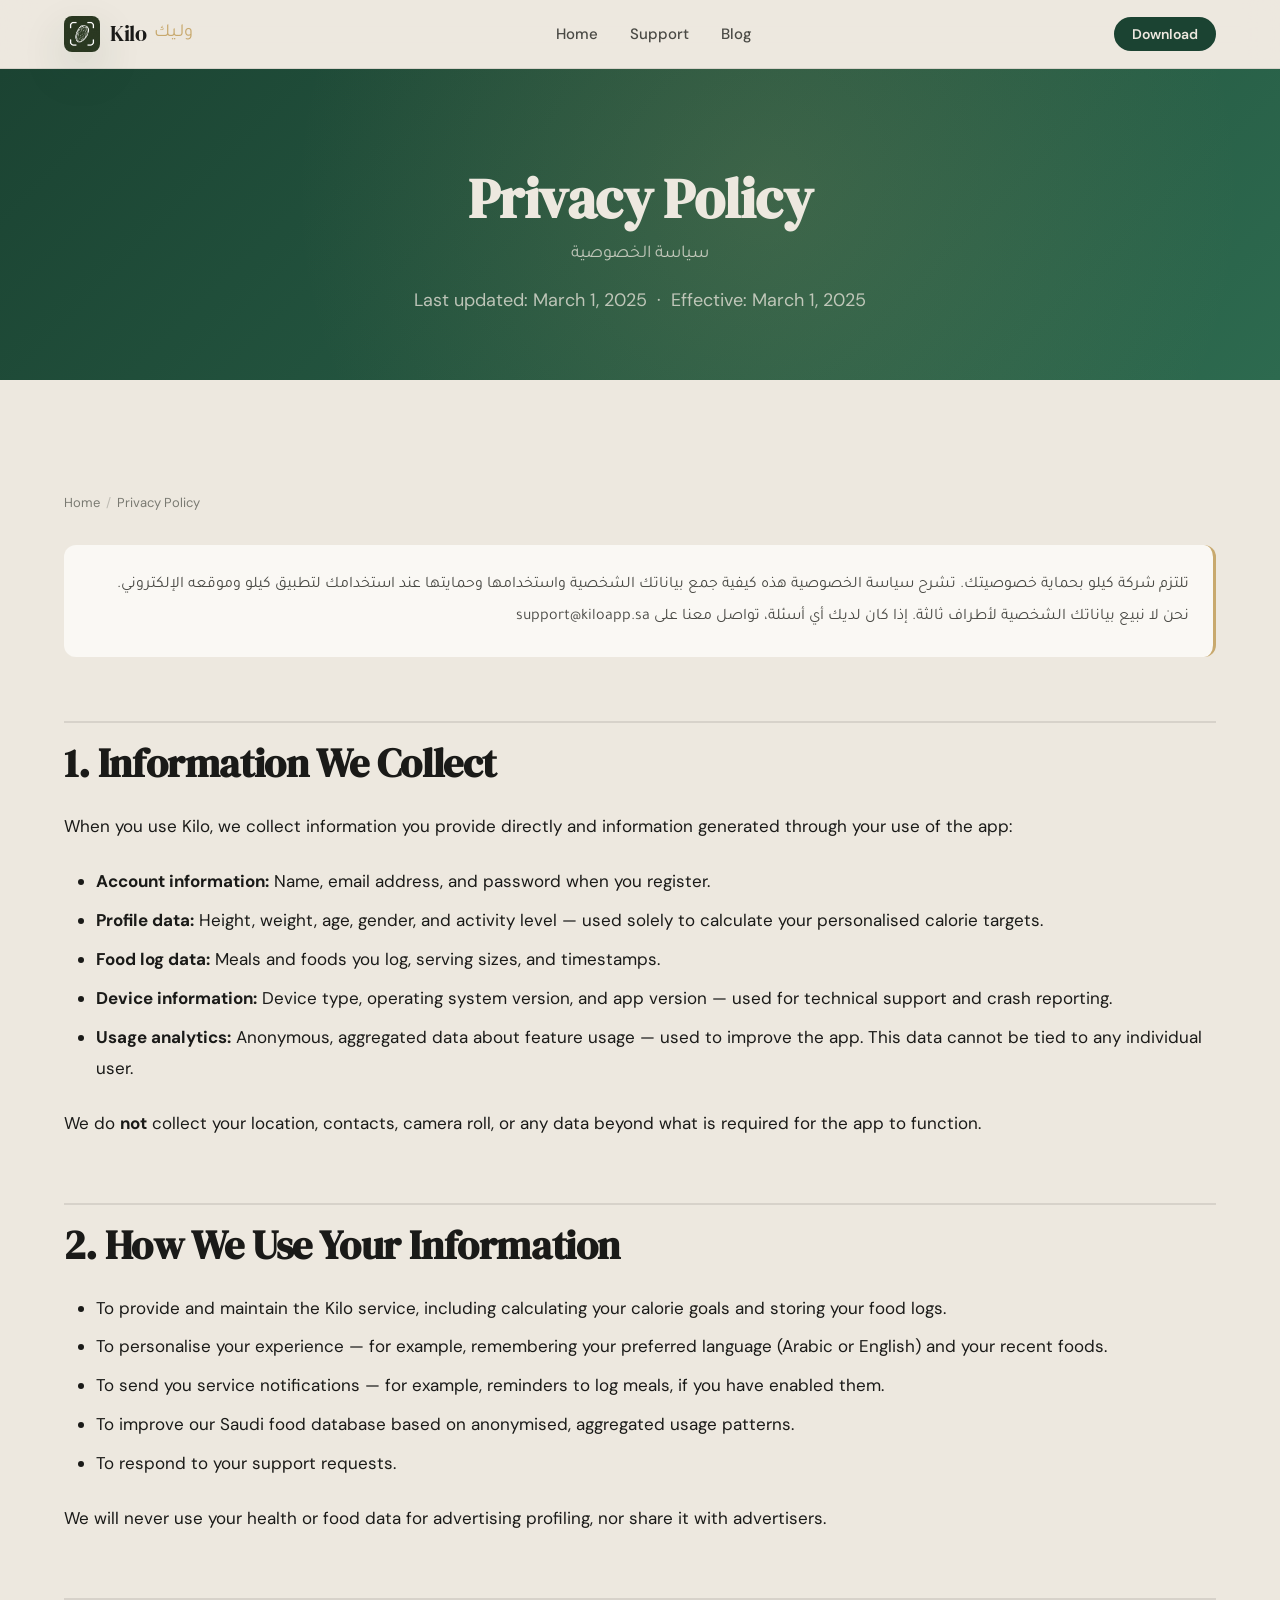
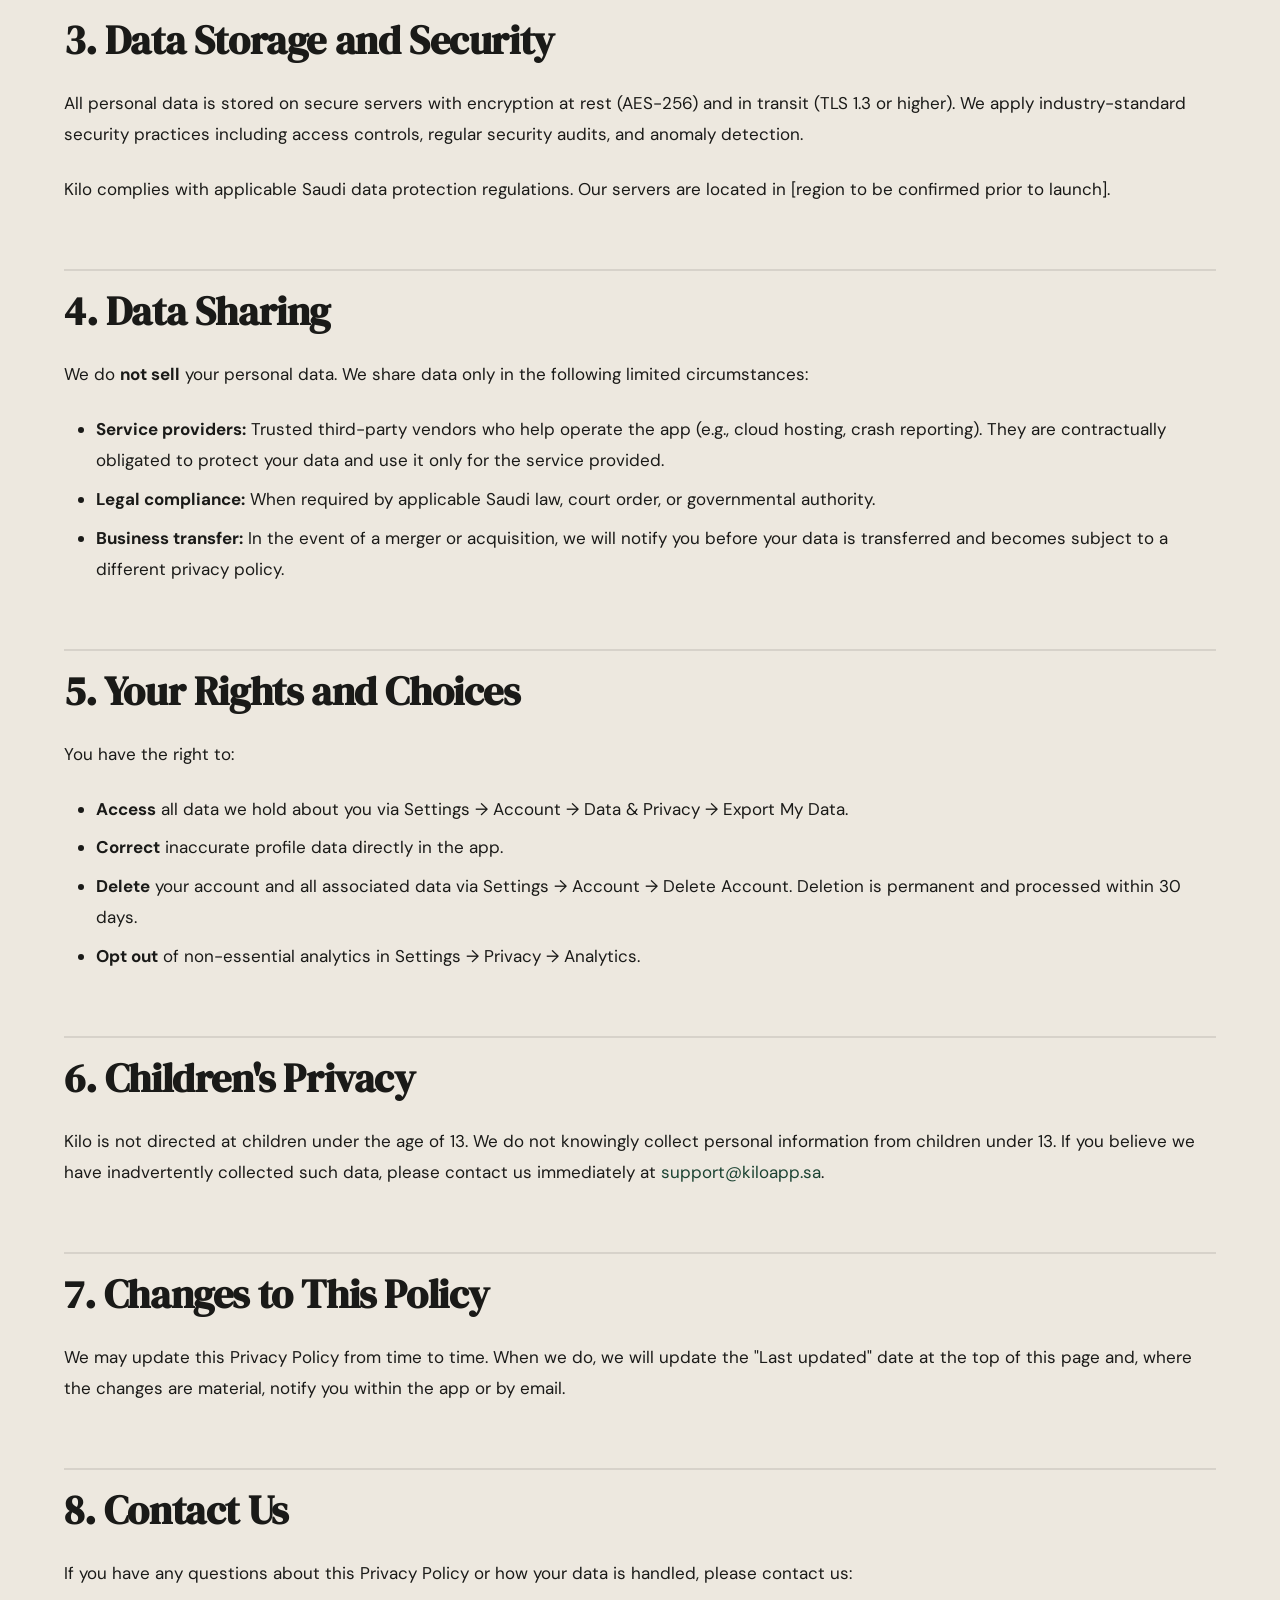
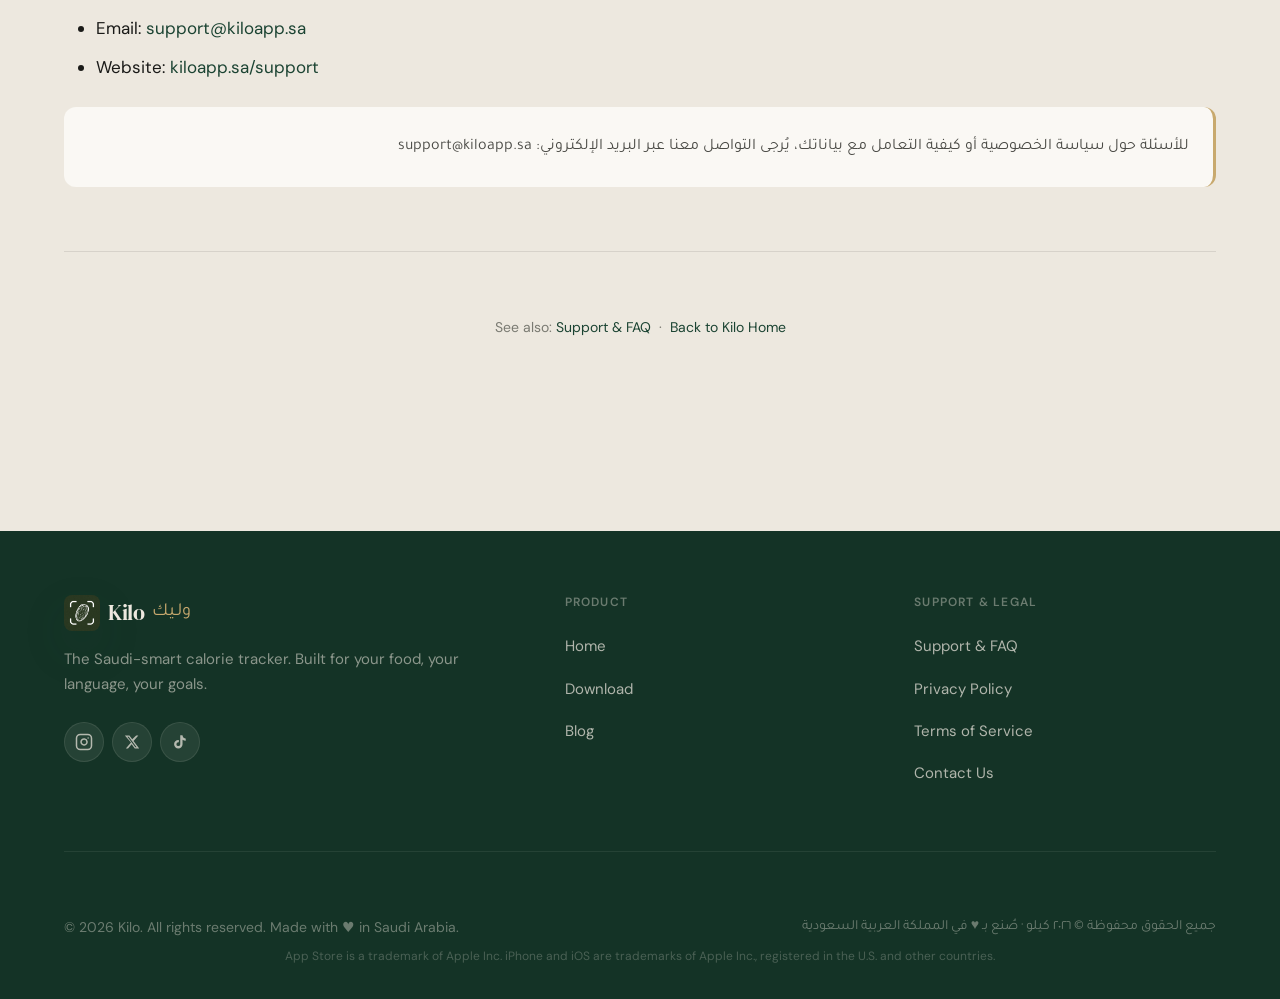
<file: privacy.html>
<!DOCTYPE html>
<html lang="en">
<head>
  <meta charset="UTF-8">
  <meta name="viewport" content="width=device-width, initial-scale=1.0">

  <title>Privacy Policy — Kilo (ولـيك)</title>
  <meta name="description" content="Kilo's Privacy Policy — how we collect, use, and protect your data. Arabic and English versions available.">
  <meta name="description" lang="ar" content="سياسة خصوصية كيلو — كيف نجمع بياناتك ونستخدمها ونحميها. متوفر بالعربية والإنجليزية.">
  <meta name="robots" content="index, follow">
  <meta name="author" content="Kilo App">

  <!-- Geo -->
  <meta name="geo.region" content="SA">
  <meta name="geo.placename" content="Saudi Arabia">

  <!-- Open Graph -->
  <meta property="og:type" content="website">
  <meta property="og:site_name" content="Kilo — ولـيك">
  <meta property="og:title" content="Privacy Policy — Kilo (ولـيك)">
  <meta property="og:description" content="How Kilo collects, uses, and protects your personal data.">
  <meta property="og:url" content="https://kiloapp.sa/privacy">
  <meta property="og:locale" content="en_US">
  <meta property="og:locale:alternate" content="ar_SA">

  <!-- Canonical + hreflang -->
  <link rel="canonical" href="https://kiloapp.sa/privacy">
  <link rel="alternate" hreflang="en" href="https://kiloapp.sa/privacy">
  <link rel="alternate" hreflang="ar" href="https://kiloapp.sa/ar/privacy">
  <link rel="alternate" hreflang="x-default" href="https://kiloapp.sa/privacy">

  <!-- Fonts -->
  <link rel="preconnect" href="https://fonts.googleapis.com">
  <link rel="preconnect" href="https://fonts.gstatic.com" crossorigin>
  <link href="https://fonts.googleapis.com/css2?family=DM+Serif+Display:ital@0;1&family=DM+Sans:ital,opsz,wght@0,9..40,300;0,9..40,400;0,9..40,500;0,9..40,600;0,9..40,700;1,9..40,400&family=Tajawal:wght@300;400;500;700&display=swap" rel="stylesheet">
  <link rel="stylesheet" href="styles.css">
  <link rel="icon" type="image/jpeg" href="assets/app-icon.jpg">
  <link rel="apple-touch-icon" href="assets/app-icon.jpg">

  <!-- Critical CSS -->
  <style>
    :root{--color-bg:#EDE8DF;--color-primary:#1B4332;--color-accent:#C8A96E;--color-text:#1A1A18}
    body{background-color:#EDE8DF;color:#1A1A18;font-family:'DM Sans',system-ui,sans-serif;margin:0}
    .nav{position:sticky;top:0;z-index:100;background-color:rgba(237,232,223,.92);border-bottom:1px solid rgba(26,26,24,.1);padding:1rem 0;backdrop-filter:blur(16px);-webkit-backdrop-filter:blur(16px)}
    .container{width:100%;max-width:1200px;margin:0 auto;padding:0 1.5rem}
  </style>

  <!-- JSON-LD: Organization -->
  <script type="application/ld+json">
  {
    "@context": "https://schema.org",
    "@type": "Organization",
    "name": "Kilo",
    "alternateName": "ولـيك",
    "url": "https://kiloapp.sa",
    "description": "Saudi-market calorie tracking iOS app",
    "foundingLocation": { "@type": "Place", "addressCountry": "SA", "name": "Saudi Arabia" }
  }
  </script>
</head>
<body>

  <!-- ===================== NAVIGATION ===================== -->
  <nav class="nav" role="navigation" aria-label="Main navigation">
    <div class="container">
      <div class="nav__inner">

        <a href="/" class="nav__logo" aria-label="Kilo — Home">
          <span class="app-icon app-icon--sm">
            <img src="assets/app-icon.jpg" alt="" class="app-icon__image">
          </span>
          <span class="wordmark">
            <span class="wordmark__en">Kilo</span>
            <span class="wordmark__ar">ولـيك</span>
          </span>
        </a>

        <ul class="nav__links">
          <li><a href="/">Home</a></li>
          <li><a href="support.html">Support</a></li>
          <li><a href="blog/">Blog</a></li>
        </ul>

        <a href="https://apps.apple.com/app/kilo-calorie-tracker/id6760403552" class="btn btn--primary btn--sm nav__cta" target="_blank" rel="noopener noreferrer">Download</a>

        <button class="nav__hamburger" id="hamburger-btn" aria-label="Toggle navigation menu" aria-expanded="false" aria-controls="mobile-menu">
          <span aria-hidden="true"></span>
          <span aria-hidden="true"></span>
          <span aria-hidden="true"></span>
        </button>

      </div>

      <div class="nav__mobile-menu" id="mobile-menu" aria-hidden="true">
        <a href="/">Home</a>
        <a href="support.html">Support</a>
        <a href="blog/">Blog</a>
        <a href="https://apps.apple.com/app/kilo-calorie-tracker/id6760403552" class="btn btn--primary" target="_blank" rel="noopener noreferrer">Download on the App Store</a>
      </div>
    </div>
  </nav>

  <main>

    <!-- Page header -->
    <div class="support-hero">
      <div class="container">
        <h1>Privacy Policy</h1>
        <p class="support-hero__ar" lang="ar">سياسة الخصوصية</p>
        <p>Last updated: March 1, 2025 &nbsp;·&nbsp; Effective: March 1, 2025</p>
      </div>
    </div>

    <section class="section">
      <div class="container container--narrow">

        <!-- Breadcrumb -->
        <nav class="breadcrumb" aria-label="Breadcrumb">
          <a href="/">Home</a>
          <span class="breadcrumb__sep" aria-hidden="true">/</span>
          <span aria-current="page">Privacy Policy</span>
        </nav>

        <!-- Arabic intro -->
        <p class="arabic-para" lang="ar">
          تلتزم شركة كيلو بحماية خصوصيتك. تشرح سياسة الخصوصية هذه كيفية جمع بياناتك الشخصية واستخدامها وحمايتها عند استخدامك لتطبيق كيلو وموقعه الإلكتروني. نحن لا نبيع بياناتك الشخصية لأطراف ثالثة. إذا كان لديك أي أسئلة، تواصل معنا على support@kiloapp.sa
        </p>

        <div class="article-body">

          <h2>1. Information We Collect</h2>
          <p>When you use Kilo, we collect information you provide directly and information generated through your use of the app:</p>
          <ul>
            <li><strong>Account information:</strong> Name, email address, and password when you register.</li>
            <li><strong>Profile data:</strong> Height, weight, age, gender, and activity level — used solely to calculate your personalised calorie targets.</li>
            <li><strong>Food log data:</strong> Meals and foods you log, serving sizes, and timestamps.</li>
            <li><strong>Device information:</strong> Device type, operating system version, and app version — used for technical support and crash reporting.</li>
            <li><strong>Usage analytics:</strong> Anonymous, aggregated data about feature usage — used to improve the app. This data cannot be tied to any individual user.</li>
          </ul>
          <p>We do <strong>not</strong> collect your location, contacts, camera roll, or any data beyond what is required for the app to function.</p>

          <h2>2. How We Use Your Information</h2>
          <ul>
            <li>To provide and maintain the Kilo service, including calculating your calorie goals and storing your food logs.</li>
            <li>To personalise your experience — for example, remembering your preferred language (Arabic or English) and your recent foods.</li>
            <li>To send you service notifications — for example, reminders to log meals, if you have enabled them.</li>
            <li>To improve our Saudi food database based on anonymised, aggregated usage patterns.</li>
            <li>To respond to your support requests.</li>
          </ul>
          <p>We will never use your health or food data for advertising profiling, nor share it with advertisers.</p>

          <h2>3. Data Storage and Security</h2>
          <p>All personal data is stored on secure servers with encryption at rest (AES-256) and in transit (TLS 1.3 or higher). We apply industry-standard security practices including access controls, regular security audits, and anomaly detection.</p>
          <p>Kilo complies with applicable Saudi data protection regulations. Our servers are located in [region to be confirmed prior to launch].</p>

          <h2>4. Data Sharing</h2>
          <p>We do <strong>not sell</strong> your personal data. We share data only in the following limited circumstances:</p>
          <ul>
            <li><strong>Service providers:</strong> Trusted third-party vendors who help operate the app (e.g., cloud hosting, crash reporting). They are contractually obligated to protect your data and use it only for the service provided.</li>
            <li><strong>Legal compliance:</strong> When required by applicable Saudi law, court order, or governmental authority.</li>
            <li><strong>Business transfer:</strong> In the event of a merger or acquisition, we will notify you before your data is transferred and becomes subject to a different privacy policy.</li>
          </ul>

          <h2>5. Your Rights and Choices</h2>
          <p>You have the right to:</p>
          <ul>
            <li><strong>Access</strong> all data we hold about you via Settings → Account → Data &amp; Privacy → Export My Data.</li>
            <li><strong>Correct</strong> inaccurate profile data directly in the app.</li>
            <li><strong>Delete</strong> your account and all associated data via Settings → Account → Delete Account. Deletion is permanent and processed within 30 days.</li>
            <li><strong>Opt out</strong> of non-essential analytics in Settings → Privacy → Analytics.</li>
          </ul>

          <h2>6. Children's Privacy</h2>
          <p>Kilo is not directed at children under the age of 13. We do not knowingly collect personal information from children under 13. If you believe we have inadvertently collected such data, please contact us immediately at <a href="mailto:support@kiloapp.sa">support@kiloapp.sa</a>.</p>

          <h2>7. Changes to This Policy</h2>
          <p>We may update this Privacy Policy from time to time. When we do, we will update the "Last updated" date at the top of this page and, where the changes are material, notify you within the app or by email.</p>

          <h2>8. Contact Us</h2>
          <p>If you have any questions about this Privacy Policy or how your data is handled, please contact us:</p>
          <ul>
            <li>Email: <a href="mailto:support@kiloapp.sa">support@kiloapp.sa</a></li>
            <li>Website: <a href="https://kiloapp.sa/support">kiloapp.sa/support</a></li>
          </ul>
          <p lang="ar" class="arabic-para">للأسئلة حول سياسة الخصوصية أو كيفية التعامل مع بياناتك، يُرجى التواصل معنا عبر البريد الإلكتروني: support@kiloapp.sa</p>

        </div>

        <div class="divider"></div>

        <p style="font-size:0.875rem;color:var(--color-text-muted);text-align:center;">
          See also: <a href="support.html">Support &amp; FAQ</a> &nbsp;·&nbsp; <a href="/">Back to Kilo Home</a>
        </p>

      </div>
    </section>

  </main>

  <!-- ===================== FOOTER ===================== -->
  <footer class="footer" role="contentinfo">
    <div class="container">
      <div class="footer__top">

        <div class="footer__brand">
          <div class="wordmark mb-md">
            <span class="app-icon app-icon--sm" aria-hidden="true">
              <img src="assets/app-icon.jpg" alt="" class="app-icon__image">
            </span>
            <span class="wordmark__en">Kilo</span>
            <span class="wordmark__ar">ولـيك</span>
          </div>
          <p>The Saudi-smart calorie tracker. Built for your food, your language, your goals.</p>
          <div class="footer__social" aria-label="Social media links">
            <a href="#" class="social-icon" aria-label="Kilo on Instagram">
              <svg width="18" height="18" viewBox="0 0 24 24" fill="none" stroke="currentColor" stroke-width="2" stroke-linecap="round" stroke-linejoin="round" aria-hidden="true">
                <rect x="2" y="2" width="20" height="20" rx="5" ry="5"/><path d="M16 11.37A4 4 0 1 1 12.63 8 4 4 0 0 1 16 11.37z"/><line x1="17.5" y1="6.5" x2="17.51" y2="6.5"/>
              </svg>
            </a>
            <a href="#" class="social-icon" aria-label="Kilo on X / Twitter">
              <svg width="16" height="16" viewBox="0 0 24 24" fill="currentColor" aria-hidden="true">
                <path d="M18.244 2.25h3.308l-7.227 8.26 8.502 11.24H16.17l-4.714-6.231-5.401 6.231H2.746l7.73-8.835L1.254 2.25H8.08l4.259 5.63zm-1.161 17.52h1.833L7.084 4.126H5.117z"/>
              </svg>
            </a>
            <a href="#" class="social-icon" aria-label="Kilo on TikTok">
              <svg width="16" height="18" viewBox="0 0 24 24" fill="currentColor" aria-hidden="true">
                <path d="M19.59 6.69a4.83 4.83 0 0 1-3.77-4.25V2h-3.45v13.67a2.89 2.89 0 0 1-2.88 2.5 2.89 2.89 0 0 1-2.89-2.89 2.89 2.89 0 0 1 2.89-2.89c.28 0 .54.04.79.1V9.01a6.3 6.3 0 0 0-.79-.05 6.34 6.34 0 0 0-6.34 6.34 6.34 6.34 0 0 0 6.34 6.34 6.34 6.34 0 0 0 6.33-6.34V8.69a8.18 8.18 0 0 0 4.78 1.52V6.69a4.85 4.85 0 0 1-1.01 0z"/>
              </svg>
            </a>
          </div>
        </div>

        <nav class="footer__nav" aria-label="Footer navigation">
          <h4>Product</h4>
          <ul>
            <li><a href="/">Home</a></li>
            <li><a href="https://apps.apple.com/app/kilo-calorie-tracker/id6760403552" target="_blank" rel="noopener noreferrer">Download</a></li>
            <li><a href="blog/">Blog</a></li>
          </ul>
        </nav>

        <nav class="footer__nav" aria-label="Footer legal navigation">
          <h4>Support &amp; Legal</h4>
          <ul>
            <li><a href="support.html">Support &amp; FAQ</a></li>
            <li><a href="privacy.html">Privacy Policy</a></li>
            <li><a href="#">Terms of Service</a></li>
            <li><a href="mailto:support@kiloapp.sa">Contact Us</a></li>
          </ul>
        </nav>

      </div>
      <div class="footer__bottom">
        <span>&copy; 2026 Kilo. All rights reserved. Made with &#9829; in Saudi Arabia.</span>
        <span class="footer__bottom-ar" lang="ar">جميع الحقوق محفوظة &copy; ٢٠٢٦ كيلو &middot; صُنع بـ &#9829; في المملكة العربية السعودية</span>
      </div>
      <p class="footer__legal">App Store is a trademark of Apple Inc. iPhone and iOS are trademarks of Apple Inc., registered in the U.S. and other countries.</p>
    </div>
  </footer>

  <script>
    (function () {
      var btn = document.getElementById('hamburger-btn');
      var menu = document.getElementById('mobile-menu');
      if (!btn || !menu) return;
      btn.addEventListener('click', function () {
        var open = menu.classList.toggle('is-open');
        btn.setAttribute('aria-expanded', open);
        menu.setAttribute('aria-hidden', !open);
      });
      menu.querySelectorAll('a').forEach(function (link) {
        link.addEventListener('click', function () {
          menu.classList.remove('is-open');
          btn.setAttribute('aria-expanded', 'false');
          menu.setAttribute('aria-hidden', 'true');
        });
      });
      document.addEventListener('click', function (e) {
        if (!btn.contains(e.target) && !menu.contains(e.target)) {
          menu.classList.remove('is-open');
          btn.setAttribute('aria-expanded', 'false');
          menu.setAttribute('aria-hidden', 'true');
        }
      });
    })();
  </script>
</body>
</html>
</file>
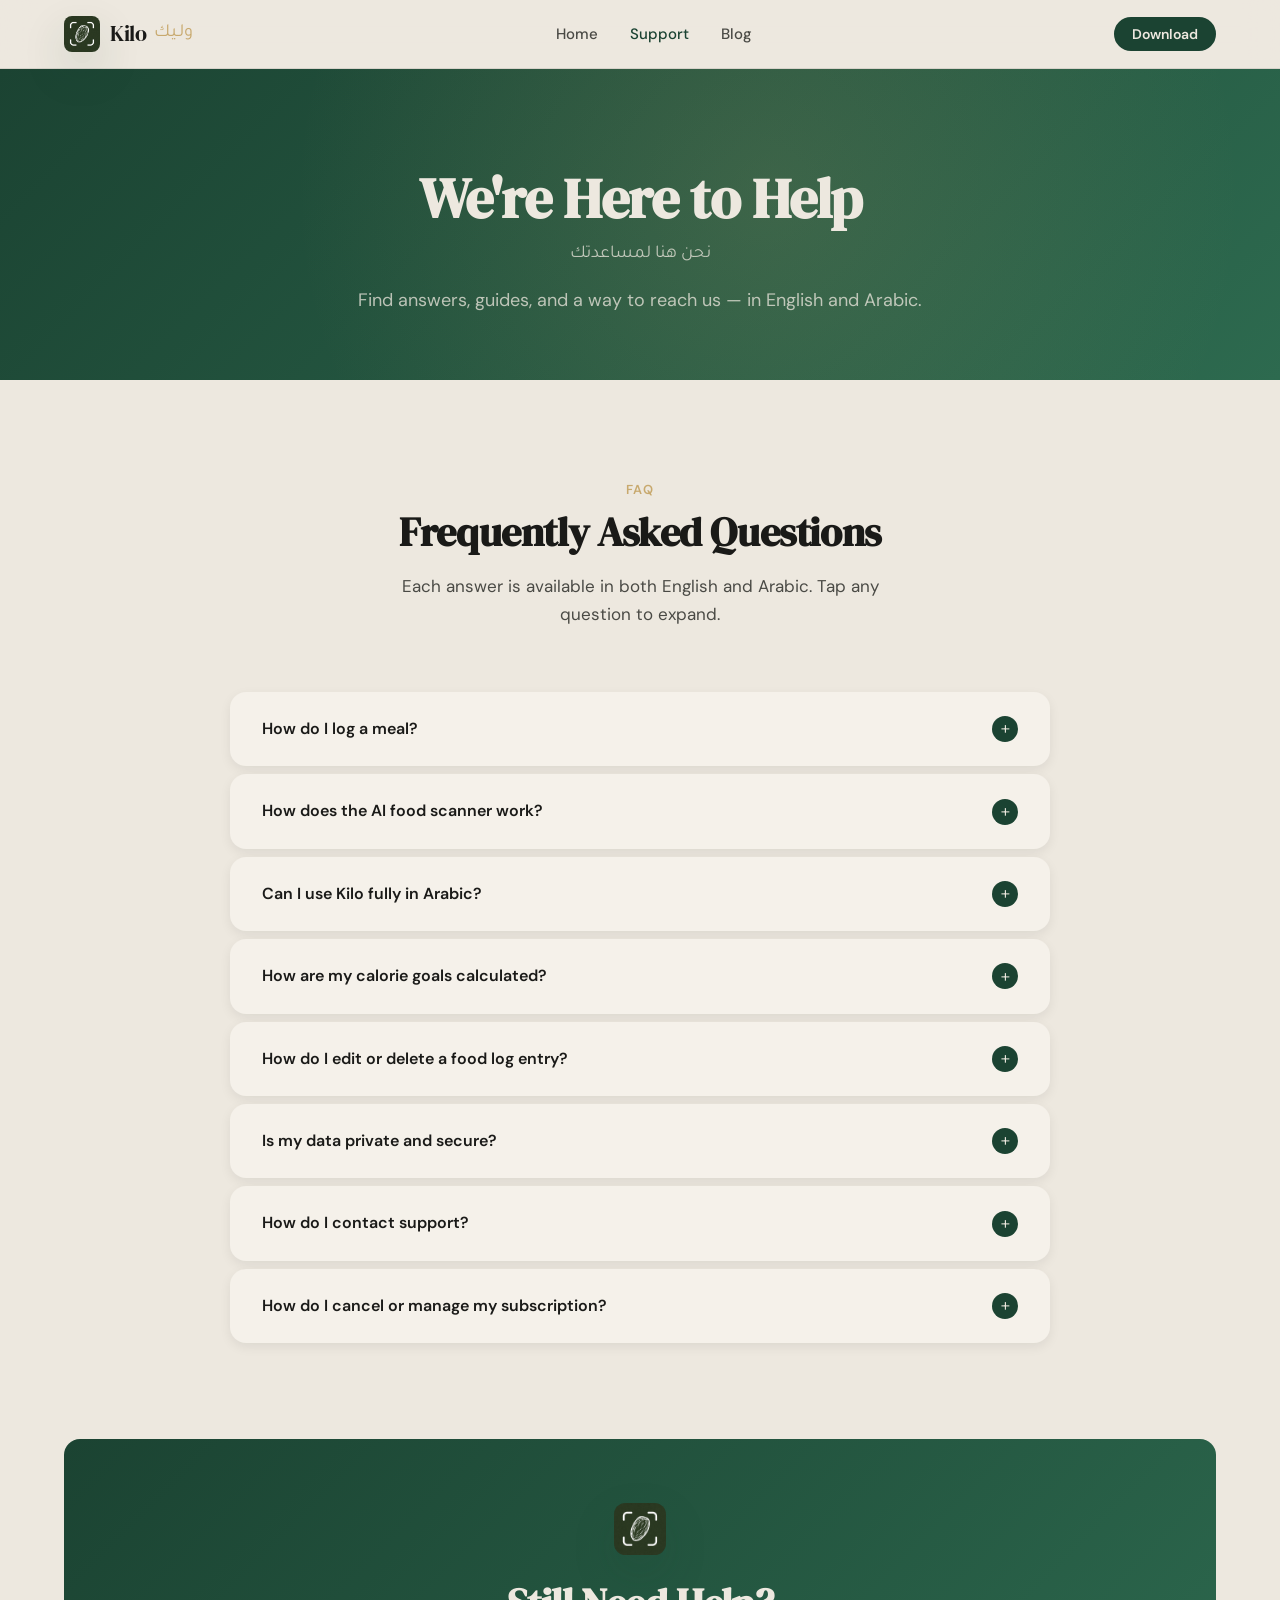
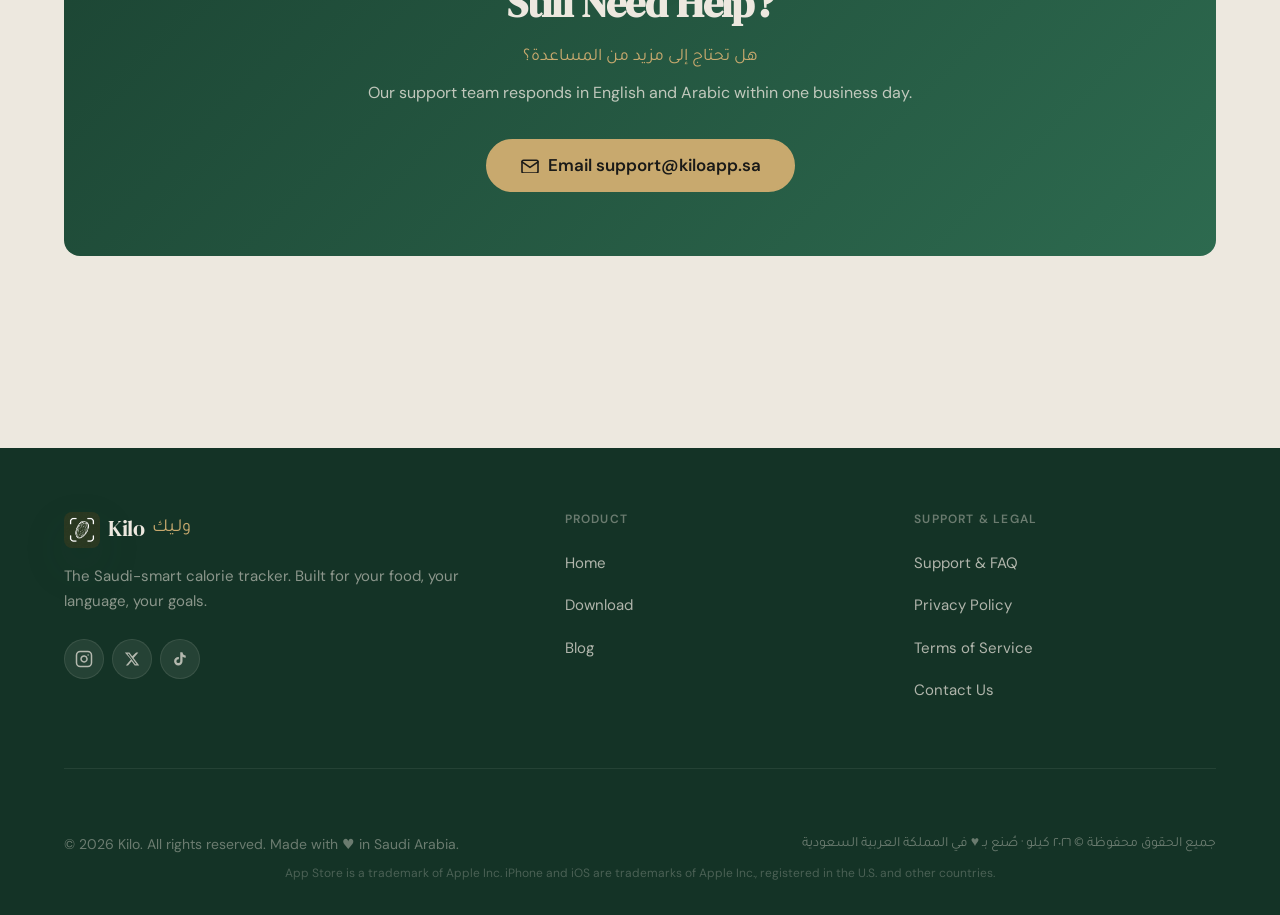
<file: support.html>
<!DOCTYPE html>
<html lang="en">
<head>
  <meta charset="UTF-8">
  <meta name="viewport" content="width=device-width, initial-scale=1.0">

  <!-- Primary SEO -->
  <title>Support — Kilo (ولـيك) Calorie Tracking App</title>
  <meta name="description" content="Get help with Kilo, the Saudi-smart calorie tracking app. Find answers to common questions about food logging, AI scanner, calorie goals, Arabic support, and account management.">
  <meta name="description" lang="ar" content="احصل على المساعدة مع تطبيق كيلو لتتبع السعرات الحرارية. أجوبة للأسئلة الشائعة حول تسجيل الطعام، الماسح الذكي، أهداف السعرات، ودعم اللغة العربية.">
  <meta name="keywords" content="Kilo app support, calorie tracker help, كيلو دعم, تطبيق كيلو مساعدة, Saudi food tracker FAQ">
  <meta name="robots" content="index, follow">
  <meta name="author" content="Kilo App">

  <!-- Geo -->
  <meta name="geo.region" content="SA">
  <meta name="geo.placename" content="Saudi Arabia">

  <!-- Open Graph -->
  <meta property="og:type" content="website">
  <meta property="og:site_name" content="Kilo — ولـيك">
  <meta property="og:title" content="Support — Kilo (ولـيك) Calorie Tracking App">
  <meta property="og:description" content="Get help with Kilo. FAQ, how-to guides, and contact support for the Saudi-smart calorie tracking app.">
  <meta property="og:url" content="https://kiloapp.sa/support">
  <meta property="og:image" content="https://kiloapp.sa/og-image.jpg">
  <meta property="og:locale" content="en_US">
  <meta property="og:locale:alternate" content="ar_SA">

  <!-- Twitter Card -->
  <meta name="twitter:card" content="summary_large_image">
  <meta name="twitter:title" content="Support — Kilo (ولـيك)">
  <meta name="twitter:description" content="Get help with Kilo, the Saudi-smart calorie tracking app.">
  <meta name="twitter:image" content="https://kiloapp.sa/og-image.jpg">

  <!-- Canonical + hreflang -->
  <link rel="canonical" href="https://kiloapp.sa/support">
  <link rel="alternate" hreflang="en" href="https://kiloapp.sa/support">
  <link rel="alternate" hreflang="ar" href="https://kiloapp.sa/ar/support">
  <link rel="alternate" hreflang="x-default" href="https://kiloapp.sa/support">

  <!-- Fonts -->
  <link rel="preconnect" href="https://fonts.googleapis.com">
  <link rel="preconnect" href="https://fonts.gstatic.com" crossorigin>
  <link href="https://fonts.googleapis.com/css2?family=DM+Serif+Display:ital@0;1&family=DM+Sans:ital,opsz,wght@0,9..40,300;0,9..40,400;0,9..40,500;0,9..40,600;0,9..40,700;1,9..40,400&family=Tajawal:wght@300;400;500;700&display=swap" rel="stylesheet">

  <link rel="stylesheet" href="styles.css">
  <link rel="icon" type="image/jpeg" href="assets/app-icon.jpg">
  <link rel="apple-touch-icon" href="assets/app-icon.jpg">

  <!-- Critical CSS -->
  <style>
    :root{--color-bg:#EDE8DF;--color-primary:#1B4332;--color-accent:#C8A96E;--color-text:#1A1A18}
    body{background-color:#EDE8DF;color:#1A1A18;font-family:'DM Sans',system-ui,sans-serif;margin:0}
    .nav{position:sticky;top:0;z-index:100;background-color:rgba(237,232,223,.92);border-bottom:1px solid rgba(26,26,24,.1);padding:1rem 0;backdrop-filter:blur(16px);-webkit-backdrop-filter:blur(16px)}
    .container{width:100%;max-width:1200px;margin:0 auto;padding:0 1.5rem}
  </style>

  <!-- JSON-LD: Organization -->
  <script type="application/ld+json">
  {
    "@context": "https://schema.org",
    "@type": "Organization",
    "name": "Kilo",
    "alternateName": "ولـيك",
    "url": "https://kiloapp.sa",
    "description": "Saudi-market calorie tracking iOS app",
    "foundingLocation": { "@type": "Place", "addressCountry": "SA", "name": "Saudi Arabia" },
    "contactPoint": {
      "@type": "ContactPoint",
      "contactType": "customer support",
      "email": "support@kiloapp.sa",
      "availableLanguage": ["English", "Arabic"]
    }
  }
  </script>

  <!-- JSON-LD: FAQPage -->
  <script type="application/ld+json">
  {
    "@context": "https://schema.org",
    "@type": "FAQPage",
    "mainEntity": [
      {
        "@type": "Question",
        "name": "How do I log a meal in Kilo?",
        "acceptedAnswer": {
          "@type": "Answer",
          "text": "Tap the '+' button on the main screen, then choose 'Search food', 'Scan barcode', or 'Take a photo'. Search our Saudi food database — type 'Kabsa', 'Mandi', or any dish — select a serving size, and tap 'Add'. The calories and macros update instantly."
        }
      },
      {
        "@type": "Question",
        "name": "How does the AI food scanner work?",
        "acceptedAnswer": {
          "@type": "Answer",
          "text": "Point your camera at any meal and Kilo's AI recognises the dish and estimates calories and macronutrients from the photo. For best results, ensure good lighting and photograph from above at a 45° angle. The scanner works on Saudi dishes as well as international foods. You can review and adjust the estimate before saving."
        }
      },
      {
        "@type": "Question",
        "name": "Can I use Kilo fully in Arabic?",
        "acceptedAnswer": {
          "@type": "Answer",
          "text": "Yes. Kilo supports a full Arabic interface with right-to-left layout. The full app, food database, notifications, and goal summaries are available in Arabic. Go to Settings → Language → العربية to switch at any time."
        }
      },
      {
        "@type": "Question",
        "name": "How are my calorie goals calculated?",
        "acceptedAnswer": {
          "@type": "Answer",
          "text": "Kilo uses the Mifflin-St Jeor equation — the gold-standard formula for estimating Basal Metabolic Rate (BMR). This is multiplied by your activity factor to determine your Total Daily Energy Expenditure (TDEE). For weight loss, Kilo creates a 500 kcal/day deficit, targeting safe loss of approximately 0.5 kg/week. You can customise your target in Settings."
        }
      },
      {
        "@type": "Question",
        "name": "How do I edit or delete a food log entry?",
        "acceptedAnswer": {
          "@type": "Answer",
          "text": "On the Today screen, tap any logged meal to open it. You will see options to edit the serving size, change the food item, or delete the entry. To edit a past day, tap the date arrow at the top of the screen to navigate back, then tap any entry. All changes update your daily totals immediately."
        }
      },
      {
        "@type": "Question",
        "name": "Is my data private and secure?",
        "acceptedAnswer": {
          "@type": "Answer",
          "text": "Your health data is encrypted in transit and at rest. We never sell your personal data to third parties. You can export or delete your data at any time from Settings → Account → Data & Privacy. Kilo complies with applicable Saudi data protection regulations and Apple's App Store privacy guidelines."
        }
      },
      {
        "@type": "Question",
        "name": "How do I contact Kilo support?",
        "acceptedAnswer": {
          "@type": "Answer",
          "text": "Email us at support@kiloapp.sa. You can also tap Help & Feedback in the app under Settings to send a message with your device info attached. We respond within 1 business day in English or Arabic."
        }
      },
      {
        "@type": "Question",
        "name": "How do I cancel or manage my Kilo subscription?",
        "acceptedAnswer": {
          "@type": "Answer",
          "text": "Kilo subscriptions are managed through Apple. To cancel: iPhone Settings → [Your Name] → Subscriptions → Kilo. Your Kilo Pro access continues until the end of the current billing period after cancellation. All billing is handled by Apple."
        }
      }
    ]
  }
  </script>
</head>
<body>

  <!-- ===================== NAVIGATION ===================== -->
  <nav class="nav" role="navigation" aria-label="Main navigation">
    <div class="container">
      <div class="nav__inner">

        <a href="/" class="nav__logo" aria-label="Kilo — Home">
          <span class="app-icon app-icon--sm">
            <img src="assets/app-icon.jpg" alt="" class="app-icon__image">
          </span>
          <span class="wordmark">
            <span class="wordmark__en">Kilo</span>
            <span class="wordmark__ar">ولـيك</span>
          </span>
        </a>

        <ul class="nav__links">
          <li><a href="/">Home</a></li>
          <li><a href="support.html" class="active" aria-current="page">Support</a></li>
          <li><a href="blog/">Blog</a></li>
        </ul>

        <a href="https://apps.apple.com/app/kilo-calorie-tracker/id6760403552" class="btn btn--primary btn--sm nav__cta" target="_blank" rel="noopener noreferrer">Download</a>

        <button class="nav__hamburger" id="hamburger-btn" aria-label="Toggle navigation menu" aria-expanded="false" aria-controls="mobile-menu">
          <span aria-hidden="true"></span>
          <span aria-hidden="true"></span>
          <span aria-hidden="true"></span>
        </button>

      </div>

      <div class="nav__mobile-menu" id="mobile-menu" aria-hidden="true">
        <a href="/">Home</a>
        <a href="support.html" class="active" aria-current="page">Support</a>
        <a href="blog/">Blog</a>
        <a href="https://apps.apple.com/app/kilo-calorie-tracker/id6760403552" class="btn btn--primary" target="_blank" rel="noopener noreferrer">Download on the App Store</a>
      </div>
    </div>
  </nav>

  <main>

    <!-- ===================== SUPPORT HERO ===================== -->
    <div class="support-hero">
      <div class="container">
        <h1>We're Here to Help</h1>
        <p class="support-hero__ar" lang="ar">نحن هنا لمساعدتك</p>
        <p>Find answers, guides, and a way to reach us — in English and Arabic.</p>
      </div>
    </div>

    <!-- ===================== FAQ ===================== -->
    <section class="section" aria-labelledby="faq-heading">
      <div class="container">
        <div class="section-header">
          <span class="section-header__label">FAQ</span>
          <h2 id="faq-heading" class="section-header__title">Frequently Asked Questions</h2>
          <p class="section-header__desc">Each answer is available in both English and Arabic. Tap any question to expand.</p>
        </div>

        <div class="faq-list" role="list">

          <!-- Q1 -->
          <details class="faq-item">
            <summary>
              <span>How do I log a meal?</span>
              <span class="faq-icon" aria-hidden="true">+</span>
            </summary>
            <div class="faq-body">
              <p class="faq-body__en">Tap the <strong>+</strong> button on the main screen, then choose <em>Search food</em>, <em>Scan barcode</em>, or <em>Take a photo</em>. Type "Kabsa", "Mandi", or any dish to search our Saudi database. Select a serving size and tap <strong>Add to Log</strong> — calories and macros update instantly on your daily ring.</p>
              <p class="faq-body__ar" lang="ar">اضغط على زر <strong>+</strong> في الشاشة الرئيسية، ثم اختر <em>بحث عن طعام</em> أو <em>مسح الباركود</em> أو <em>التقاط صورة</em>. اكتب "كبسة" أو "مندي" أو أي طبق للبحث في قاعدة بياناتنا السعودية. حدد حجم الحصة واضغط <strong>إضافة إلى السجل</strong> — تُحدَّث السعرات الحرارية والمغذيات فوراً على حلقتك اليومية.</p>
            </div>
          </details>

          <!-- Q2 -->
          <details class="faq-item">
            <summary>
              <span>How does the AI food scanner work?</span>
              <span class="faq-icon" aria-hidden="true">+</span>
            </summary>
            <div class="faq-body">
              <p class="faq-body__en">Point your camera at any meal and Kilo's AI identifies the dish and estimates calories and macronutrients from the photo. Works on Saudi dishes, international food, home cooking, and restaurant plates. For best results: good lighting, shoot from above at a 45° angle. You can review and adjust the estimate before saving.</p>
              <p class="faq-body__ar" lang="ar">وجّه كاميرتك نحو أي وجبة وسيتعرف ذكاء كيلو الاصطناعي على الطبق ويقدر السعرات الحرارية والمغذيات الكبرى من الصورة. يعمل مع الأطباق السعودية والطعام الدولي والطبخ المنزلي وأطباق المطاعم. للحصول على أفضل النتائج: إضاءة جيدة، وصوِّر من الأعلى بزاوية ٤٥ درجة. يمكنك مراجعة التقدير وتعديله قبل الحفظ.</p>
            </div>
          </details>

          <!-- Q3 -->
          <details class="faq-item">
            <summary>
              <span>Can I use Kilo fully in Arabic?</span>
              <span class="faq-icon" aria-hidden="true">+</span>
            </summary>
            <div class="faq-body">
              <p class="faq-body__en">Yes — Arabic is a first-class language in Kilo, not an afterthought. The full app, including the food database, notifications, and goal summaries, is available in Arabic with a proper right-to-left layout. Go to <strong>Settings → Language → العربية</strong> to switch at any time.</p>
              <p class="faq-body__ar" lang="ar">نعم — اللغة العربية لغة أساسية في كيلو وليست إضافة لاحقة. التطبيق الكامل، بما فيه قاعدة بيانات الطعام والإشعارات وملخصات الأهداف، متاح بالعربية مع تخطيط من اليمين إلى اليسار. اذهب إلى <strong>الإعدادات → اللغة → العربية</strong> للتبديل في أي وقت.</p>
            </div>
          </details>

          <!-- Q4 -->
          <details class="faq-item">
            <summary>
              <span>How are my calorie goals calculated?</span>
              <span class="faq-icon" aria-hidden="true">+</span>
            </summary>
            <div class="faq-body">
              <p class="faq-body__en">Kilo uses the <strong>Mifflin-St Jeor equation</strong> — the gold-standard formula validated in peer-reviewed research for estimating your Basal Metabolic Rate (BMR). We then multiply by your activity factor to determine your Total Daily Energy Expenditure (TDEE). If your goal is weight loss, Kilo creates a moderate 500 kcal/day deficit, targeting safe and sustainable loss of approximately 0.5 kg/week. You can always customise your target in Settings.</p>
              <p class="faq-body__ar" lang="ar">يستخدم كيلو <strong>معادلة ميفلين-سانت جيور</strong> — الصيغة المعيارية المُثبَتة علمياً لتقدير معدل الأيض الأساسي (BMR). ثم نضربه في معامل نشاطك لتحديد إجمالي الطاقة اليومية المصروفة (TDEE). إذا كان هدفك هو خسارة الوزن، يُنشئ كيلو عجزاً معتدلاً بمقدار ٥٠٠ سعرة حرارية يومياً، يستهدف خسارة آمنة ومستدامة تبلغ نحو ٠.٥ كيلو أسبوعياً. يمكنك دائماً تخصيص هدفك في الإعدادات.</p>
            </div>
          </details>

          <!-- Q5 -->
          <details class="faq-item">
            <summary>
              <span>How do I edit or delete a food log entry?</span>
              <span class="faq-icon" aria-hidden="true">+</span>
            </summary>
            <div class="faq-body">
              <p class="faq-body__en">On the <strong>Today</strong> screen, tap any logged meal to open it. You'll see options to <em>Edit serving size</em>, <em>Change food item</em>, or <em>Delete entry</em>. To edit a past day, tap the date arrow at the top of the screen to navigate back, then tap any entry. All changes update your daily totals immediately.</p>
              <p class="faq-body__ar" lang="ar">على شاشة <strong>اليوم</strong>، اضغط على أي وجبة مُسجَّلة لفتحها. ستظهر لك خيارات <em>تعديل حجم الحصة</em> أو <em>تغيير عنصر الطعام</em> أو <em>حذف الإدخال</em>. لتعديل يوم سابق، اضغط على سهم التاريخ في أعلى الشاشة للتنقل للخلف، ثم اضغط على أي إدخال. تُحدَّث جميع التغييرات في إجمالياتك اليومية فوراً.</p>
            </div>
          </details>

          <!-- Q6 -->
          <details class="faq-item">
            <summary>
              <span>Is my data private and secure?</span>
              <span class="faq-icon" aria-hidden="true">+</span>
            </summary>
            <div class="faq-body">
              <p class="faq-body__en">Your health data is encrypted in transit and at rest. We never sell your personal data to third parties. Food logs are stored on our secure servers, and you can export or delete your data at any time from <strong>Settings → Account → Data &amp; Privacy</strong>. We comply with applicable Saudi data protection regulations and Apple's App Store privacy guidelines. See our <a href="#">Privacy Policy</a> for full details.</p>
              <p class="faq-body__ar" lang="ar">بياناتك الصحية مشفرة أثناء النقل والتخزين. لن نبيع بياناتك الشخصية لأطراف ثالثة أبداً. تُخزَّن سجلات الطعام على خوادمنا الآمنة، ويمكنك تصدير بياناتك أو حذفها في أي وقت من <strong>الإعدادات → الحساب → البيانات والخصوصية</strong>. نلتزم بلوائح حماية البيانات السعودية المعمول بها وإرشادات خصوصية متجر تطبيقات آبل. راجع <a href="#">سياسة الخصوصية</a> للاطلاع على التفاصيل الكاملة.</p>
            </div>
          </details>

          <!-- Q7 -->
          <details class="faq-item">
            <summary>
              <span>How do I contact support?</span>
              <span class="faq-icon" aria-hidden="true">+</span>
            </summary>
            <div class="faq-body">
              <p class="faq-body__en">The fastest way to reach us is by email at <strong><a href="mailto:support@kiloapp.sa">support@kiloapp.sa</a></strong>. You can also tap <em>Help &amp; Feedback</em> in the app under Settings to send us a message directly with your device info attached. We respond within 1 business day, in English or Arabic. For urgent issues, include your account email and a brief description.</p>
              <p class="faq-body__ar" lang="ar">أسرع طريقة للوصول إلينا هي البريد الإلكتروني على <strong><a href="mailto:support@kiloapp.sa">support@kiloapp.sa</a></strong>. يمكنك أيضاً الضغط على <em>المساعدة والملاحظات</em> في التطبيق ضمن الإعدادات لإرسال رسالة مباشرة إلينا مع إرفاق معلومات جهازك. نرد في غضون يوم عمل واحد، بالإنجليزية أو العربية. للمسائل العاجلة، أدرج بريدك الإلكتروني المسجَّل ووصفاً موجزاً.</p>
            </div>
          </details>

          <!-- Q8 -->
          <details class="faq-item">
            <summary>
              <span>How do I cancel or manage my subscription?</span>
              <span class="faq-icon" aria-hidden="true">+</span>
            </summary>
            <div class="faq-body">
              <p class="faq-body__en">Kilo subscriptions are managed entirely through Apple. To cancel or change your plan: <strong>iPhone Settings → [Your Name] → Subscriptions → Kilo</strong>. You can also do this directly in the App Store under your account. Your Kilo Pro access continues until the end of the current billing period after cancellation. We do not process refunds directly — all billing is handled by Apple.</p>
              <p class="faq-body__ar" lang="ar">تُدار اشتراكات كيلو بالكامل عبر آبل. للإلغاء أو تغيير خطتك: <strong>إعدادات الآيفون ← [اسمك] ← الاشتراكات ← كيلو</strong>. يمكنك أيضاً القيام بذلك مباشرةً في متجر التطبيقات ضمن حسابك. يستمر وصولك إلى كيلو برو حتى نهاية فترة الفوترة الحالية بعد الإلغاء. لا نعالج المبالغ المُستردة مباشرةً — تُعالَج جميع عمليات الفوترة عبر آبل.</p>
            </div>
          </details>

        </div>
      </div>
    </section>

    <!-- ===================== CONTACT ===================== -->
    <section class="section section--flush" aria-labelledby="contact-heading">
      <div class="container container--narrow">
        <div class="contact-card">
          <div class="app-icon app-icon--md" style="margin: 0 auto var(--space-lg);" aria-hidden="true">
            <img src="assets/app-icon.jpg" alt="" class="app-icon__image">
          </div>
          <h2 id="contact-heading">Still Need Help?</h2>
          <p lang="ar" style="font-family:var(--font-arabic);direction:rtl;font-size:1.1rem;color:var(--color-accent);margin-bottom:var(--space-sm);">هل تحتاج إلى مزيد من المساعدة؟</p>
          <p>Our support team responds in English and Arabic within one business day.</p>
          <a href="mailto:support@kiloapp.sa" class="btn btn--primary btn--lg">
            <svg width="20" height="16" viewBox="0 0 24 20" fill="none" stroke="currentColor" stroke-width="2" stroke-linecap="round" stroke-linejoin="round" aria-hidden="true">
              <path d="M4 4h16c1.1 0 2 .9 2 2v12c0 1.1-.9 2-2 2H4c-1.1 0-2-.9-2-2V6c0-1.1.9-2 2-2z"/>
              <polyline points="22,6 12,13 2,6"/>
            </svg>
            Email support@kiloapp.sa
          </a>
        </div>
      </div>
    </section>

  </main>

  <!-- ===================== FOOTER ===================== -->
  <footer class="footer" role="contentinfo">
    <div class="container">
      <div class="footer__top">

        <div class="footer__brand">
          <div class="wordmark mb-md">
            <span class="app-icon app-icon--sm" aria-hidden="true">
              <img src="assets/app-icon.jpg" alt="" class="app-icon__image">
            </span>
            <span class="wordmark__en">Kilo</span>
            <span class="wordmark__ar">ولـيك</span>
          </div>
          <p>The Saudi-smart calorie tracker. Built for your food, your language, your goals.</p>
          <div class="footer__social" aria-label="Social media links">
            <a href="#" class="social-icon" aria-label="Kilo on Instagram">
              <svg width="18" height="18" viewBox="0 0 24 24" fill="none" stroke="currentColor" stroke-width="2" stroke-linecap="round" stroke-linejoin="round" aria-hidden="true">
                <rect x="2" y="2" width="20" height="20" rx="5" ry="5"/><path d="M16 11.37A4 4 0 1 1 12.63 8 4 4 0 0 1 16 11.37z"/><line x1="17.5" y1="6.5" x2="17.51" y2="6.5"/>
              </svg>
            </a>
            <a href="#" class="social-icon" aria-label="Kilo on X / Twitter">
              <svg width="16" height="16" viewBox="0 0 24 24" fill="currentColor" aria-hidden="true">
                <path d="M18.244 2.25h3.308l-7.227 8.26 8.502 11.24H16.17l-4.714-6.231-5.401 6.231H2.746l7.73-8.835L1.254 2.25H8.08l4.259 5.63zm-1.161 17.52h1.833L7.084 4.126H5.117z"/>
              </svg>
            </a>
            <a href="#" class="social-icon" aria-label="Kilo on TikTok">
              <svg width="16" height="18" viewBox="0 0 24 24" fill="currentColor" aria-hidden="true">
                <path d="M19.59 6.69a4.83 4.83 0 0 1-3.77-4.25V2h-3.45v13.67a2.89 2.89 0 0 1-2.88 2.5 2.89 2.89 0 0 1-2.89-2.89 2.89 2.89 0 0 1 2.89-2.89c.28 0 .54.04.79.1V9.01a6.3 6.3 0 0 0-.79-.05 6.34 6.34 0 0 0-6.34 6.34 6.34 6.34 0 0 0 6.34 6.34 6.34 6.34 0 0 0 6.33-6.34V8.69a8.18 8.18 0 0 0 4.78 1.52V6.69a4.85 4.85 0 0 1-1.01 0z"/>
              </svg>
            </a>
          </div>
        </div>

        <nav class="footer__nav" aria-label="Footer navigation">
          <h4>Product</h4>
          <ul>
            <li><a href="/">Home</a></li>
            <li><a href="https://apps.apple.com/app/kilo-calorie-tracker/id6760403552" target="_blank" rel="noopener noreferrer">Download</a></li>
            <li><a href="blog/">Blog</a></li>
          </ul>
        </nav>

        <nav class="footer__nav" aria-label="Footer legal navigation">
          <h4>Support &amp; Legal</h4>
          <ul>
            <li><a href="support.html">Support &amp; FAQ</a></li>
            <li><a href="privacy.html">Privacy Policy</a></li>
            <li><a href="#">Terms of Service</a></li>
            <li><a href="mailto:support@kiloapp.sa">Contact Us</a></li>
          </ul>
        </nav>

      </div>
      <div class="footer__bottom">
        <span>&copy; 2026 Kilo. All rights reserved. Made with &#9829; in Saudi Arabia.</span>
        <span class="footer__bottom-ar" lang="ar">جميع الحقوق محفوظة &copy; ٢٠٢٦ كيلو &middot; صُنع بـ &#9829; في المملكة العربية السعودية</span>
      </div>
      <p class="footer__legal">App Store is a trademark of Apple Inc. iPhone and iOS are trademarks of Apple Inc., registered in the U.S. and other countries.</p>
    </div>
  </footer>

  <script>
    (function () {
      var btn = document.getElementById('hamburger-btn');
      var menu = document.getElementById('mobile-menu');
      if (!btn || !menu) return;
      btn.addEventListener('click', function () {
        var open = menu.classList.toggle('is-open');
        btn.setAttribute('aria-expanded', open);
        menu.setAttribute('aria-hidden', !open);
      });
      menu.querySelectorAll('a').forEach(function (link) {
        link.addEventListener('click', function () {
          menu.classList.remove('is-open');
          btn.setAttribute('aria-expanded', 'false');
          menu.setAttribute('aria-hidden', 'true');
        });
      });
      document.addEventListener('click', function (e) {
        if (!btn.contains(e.target) && !menu.contains(e.target)) {
          menu.classList.remove('is-open');
          btn.setAttribute('aria-expanded', 'false');
          menu.setAttribute('aria-hidden', 'true');
        }
      });
    })();
  </script>
</body>
</html>
</file>
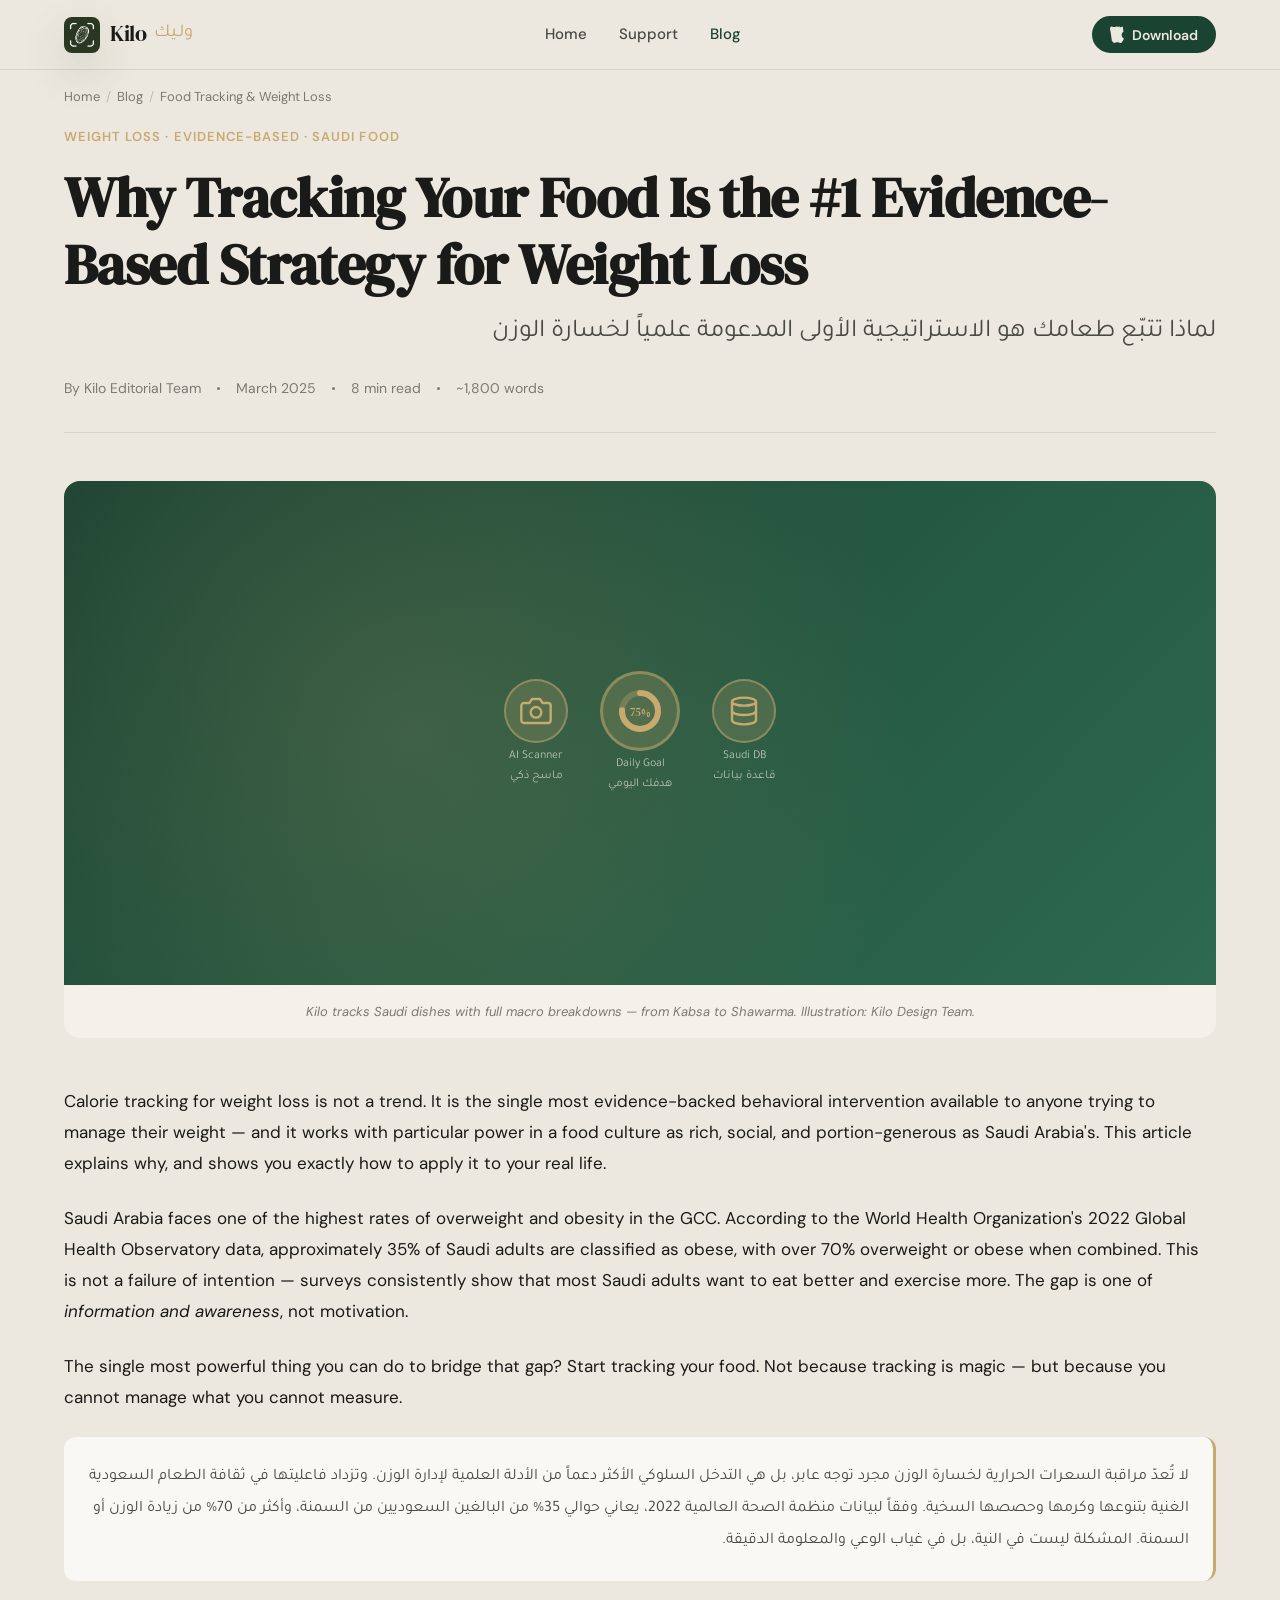
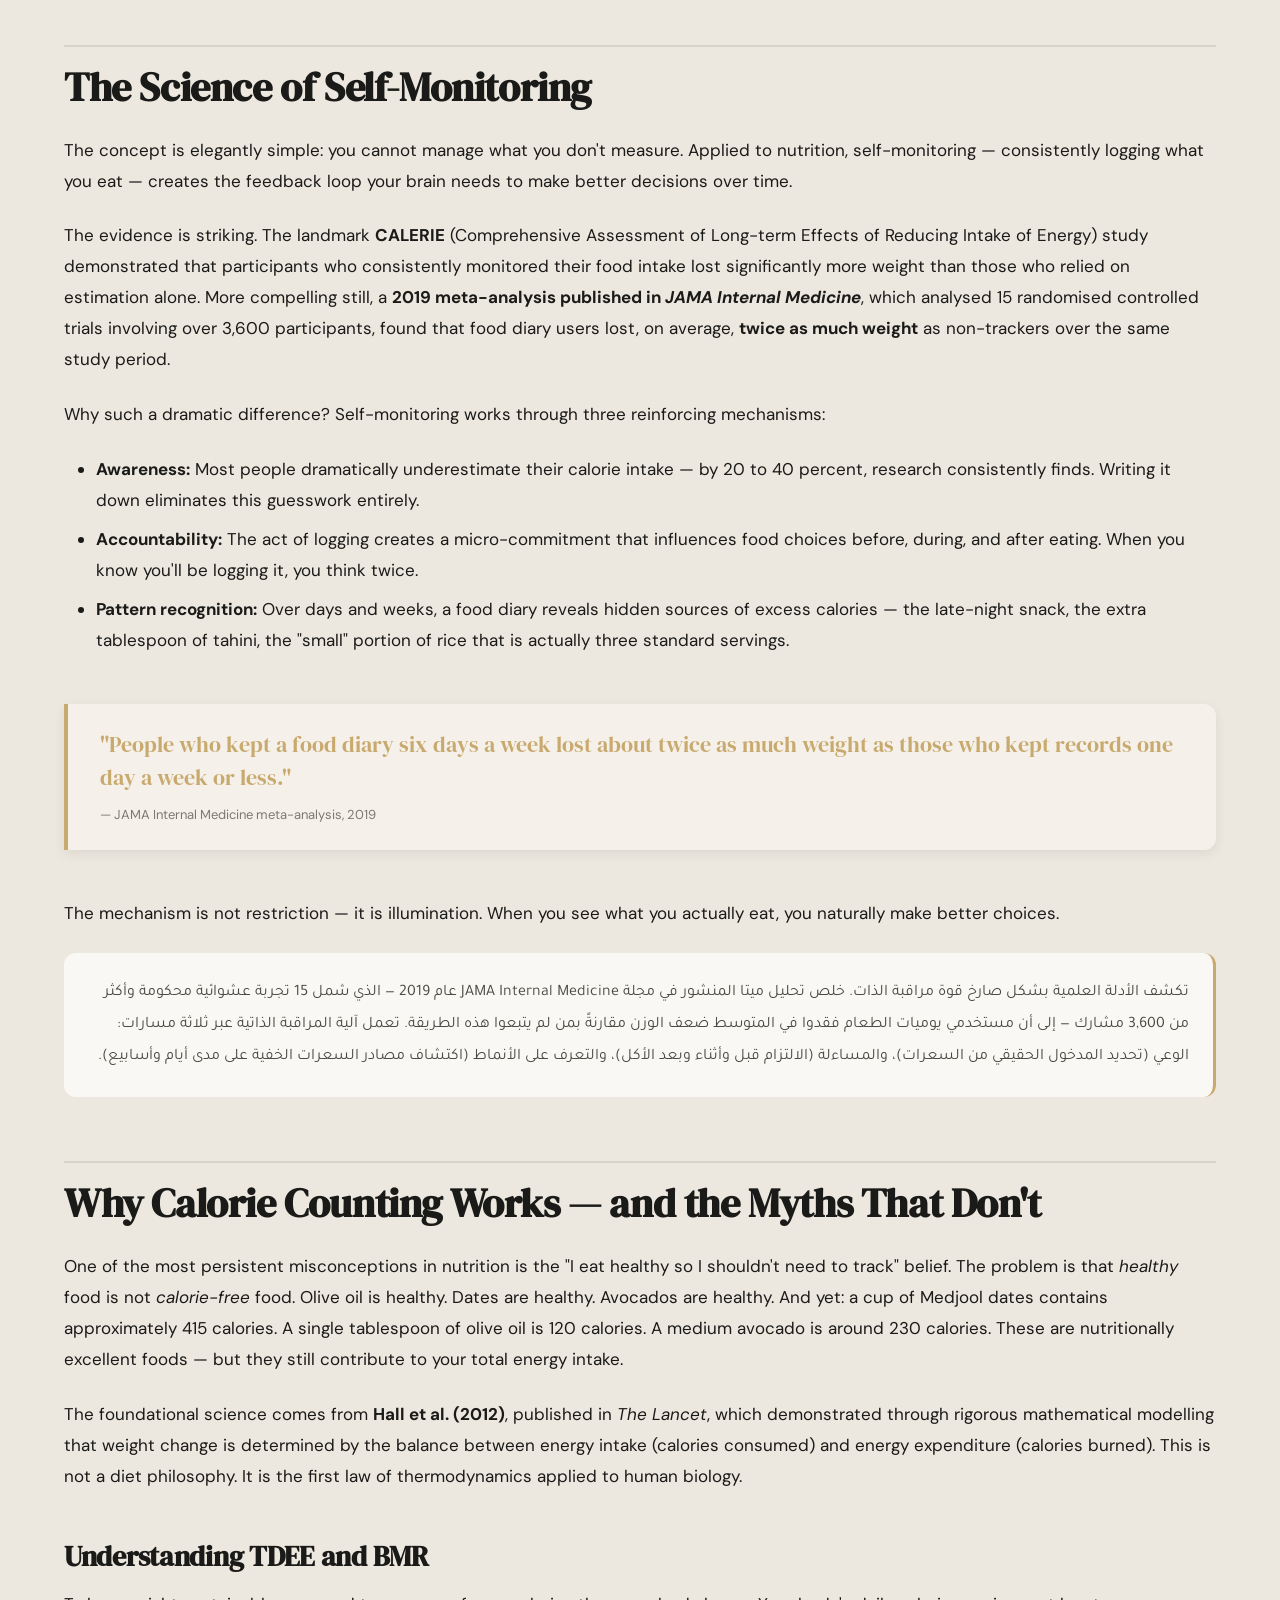
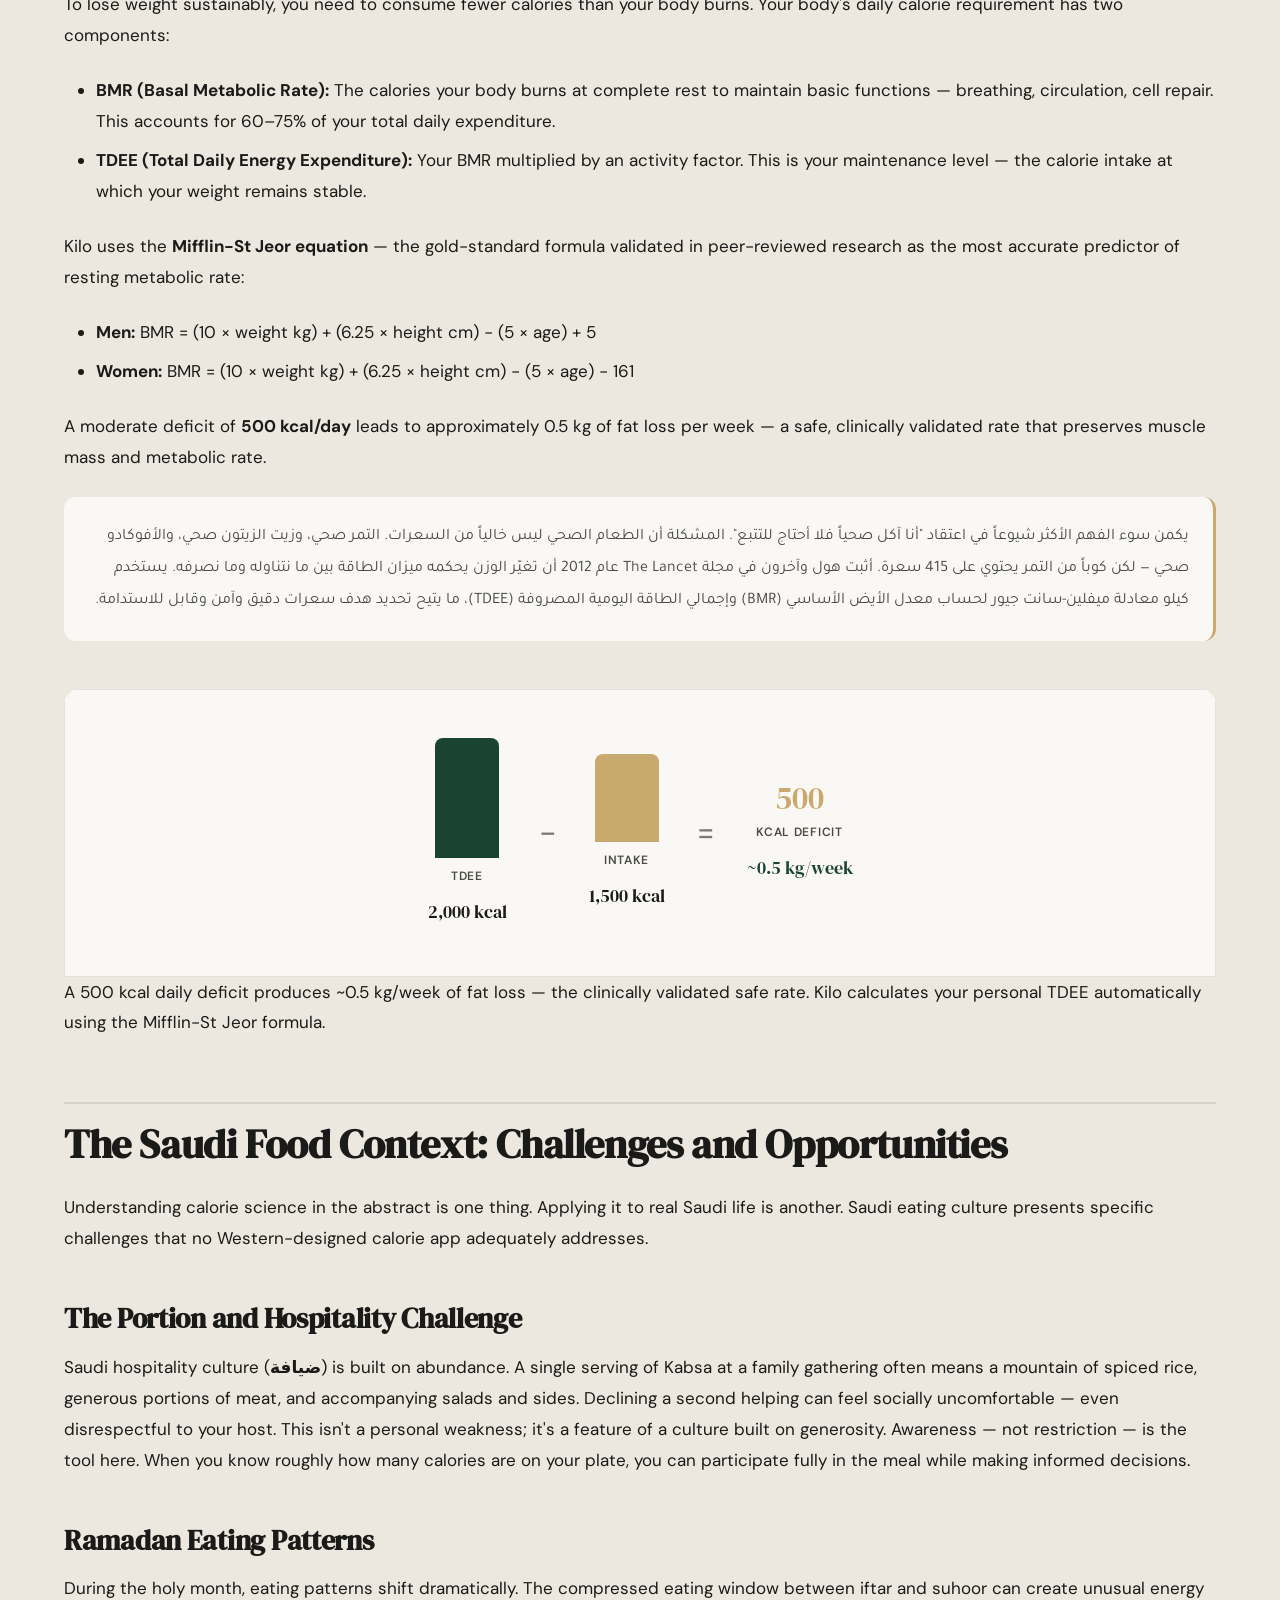
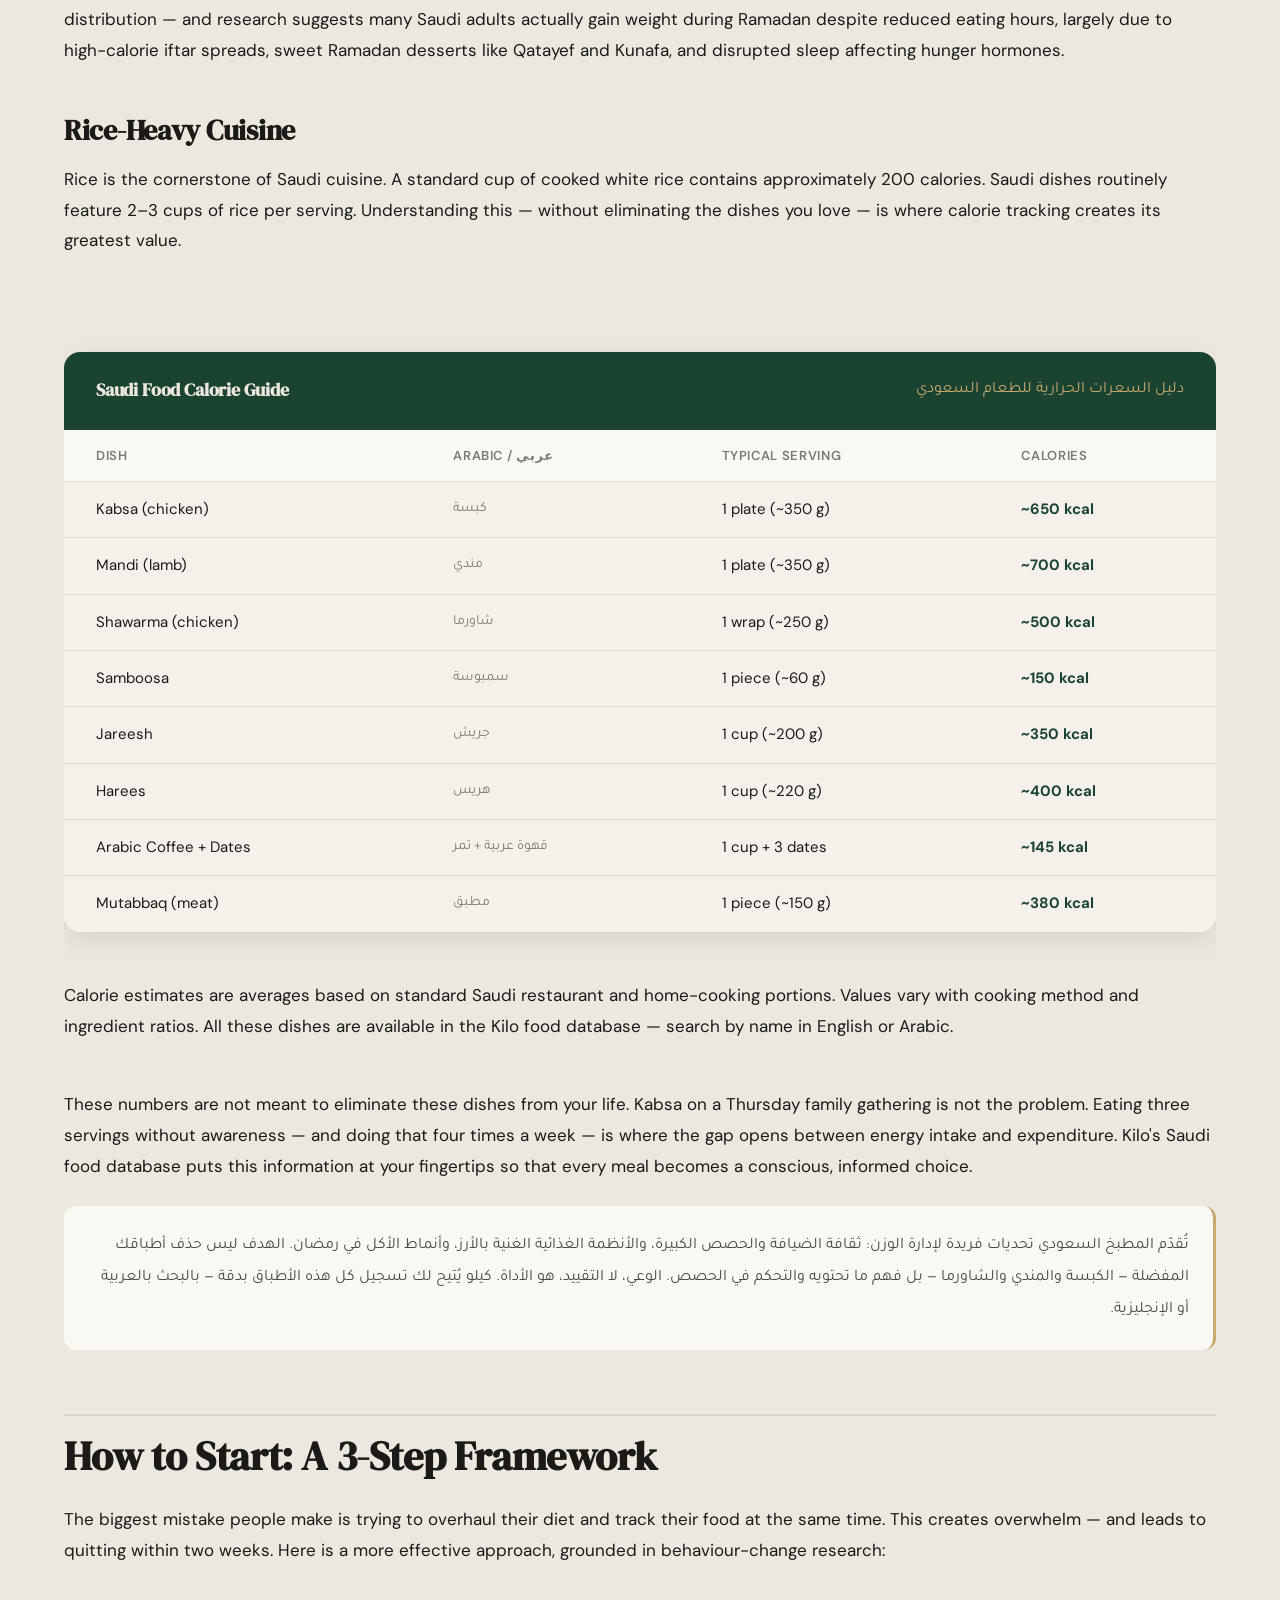
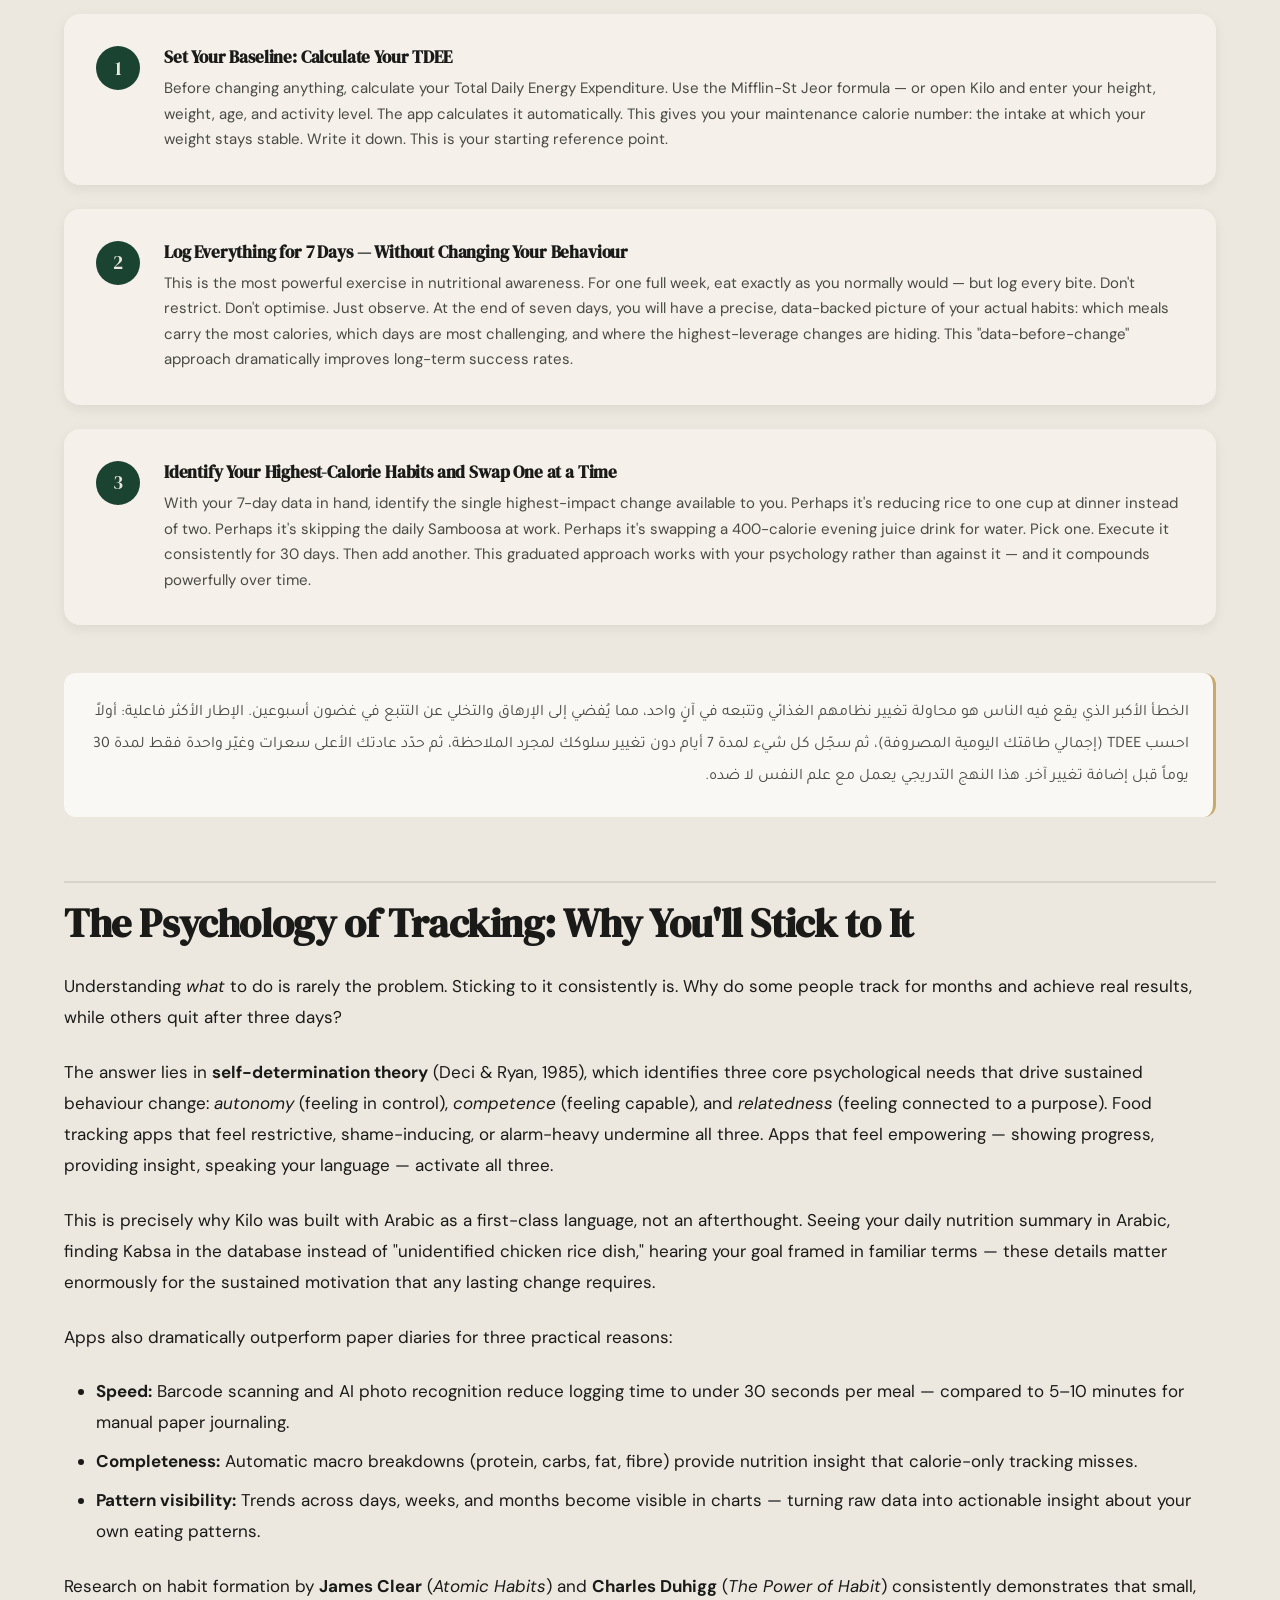
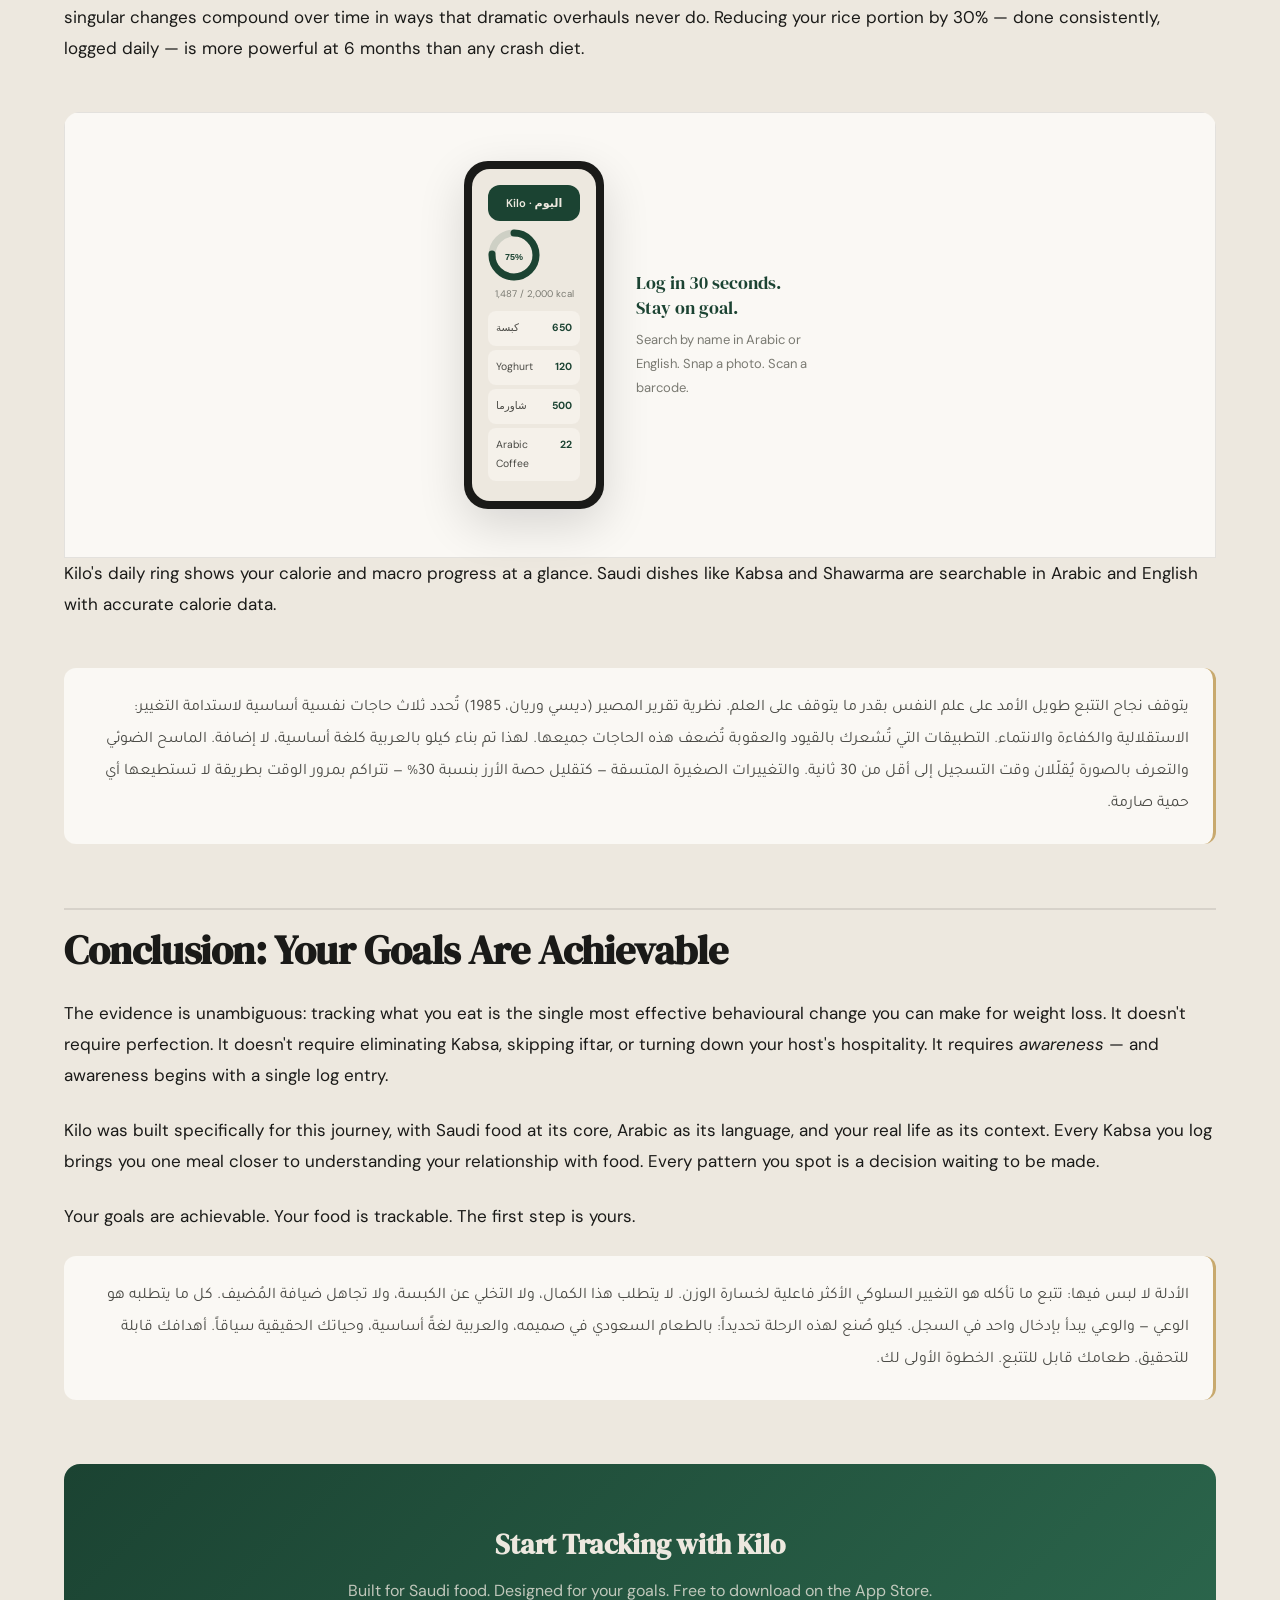
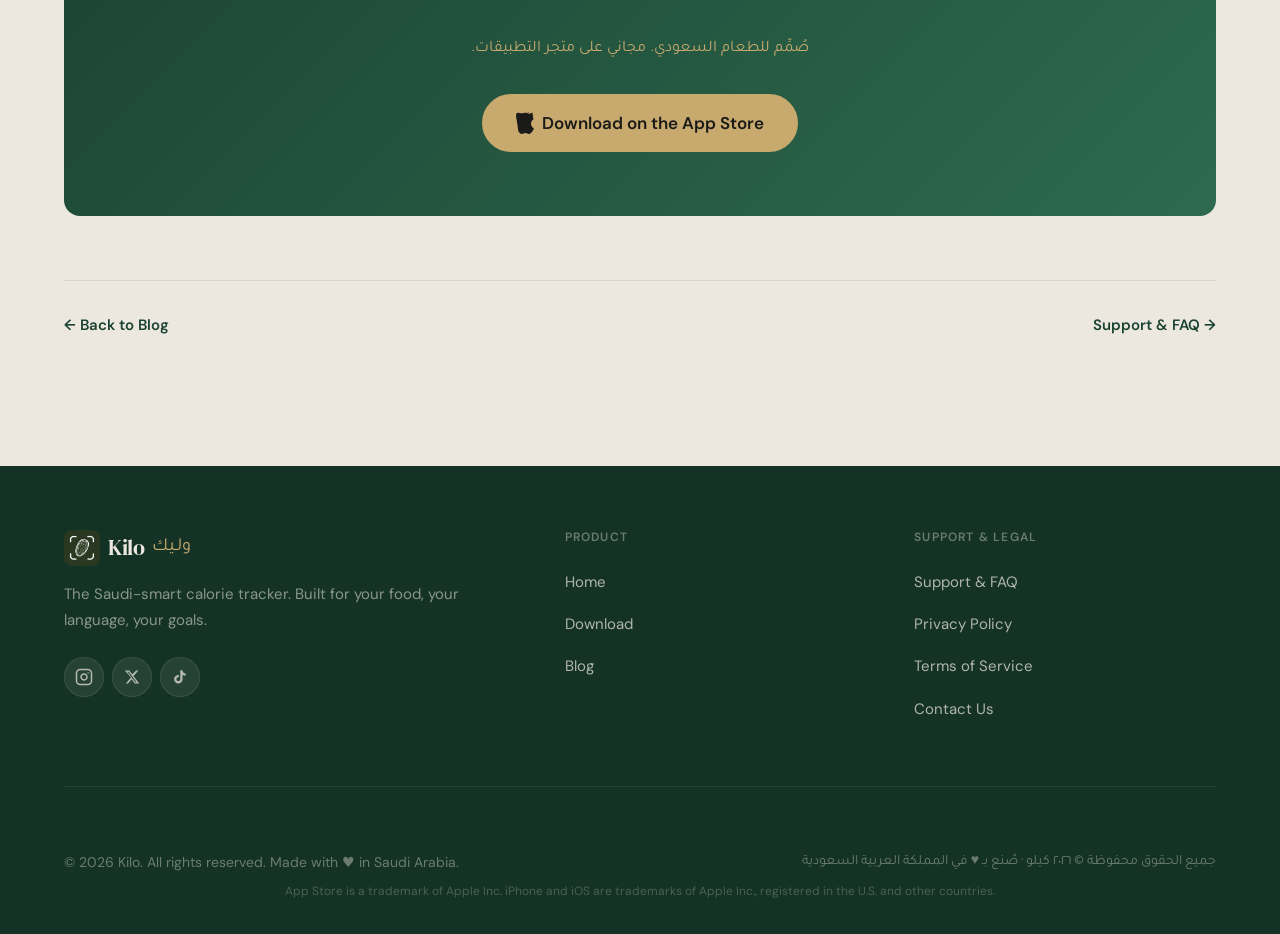
<file: blog/food-tracking-weight-loss.html>
<!DOCTYPE html>
<html lang="en">
<head>
  <meta charset="UTF-8">
  <meta name="viewport" content="width=device-width, initial-scale=1.0">

  <!-- Primary SEO -->
  <title>Why Tracking Your Food Is the #1 Evidence-Based Strategy for Weight Loss | Kilo Blog</title>
  <meta name="description" content="Calorie tracking for weight loss doubles results, per a 2019 JAMA meta-analysis. We break down the science, explain Saudi food calorie counts for Kabsa, Mandi &amp; Shawarma, and give you a 3-step framework to start today.">
  <meta name="description" lang="ar" content="تتبع الطعام لخسارة الوزن يضاعف النتائج وفقاً لتحليل ميتا من مجلة JAMA 2019. نشرح العلم ونقدم عدد السعرات الحرارية للأطعمة السعودية كالكبسة والمندي والشاورما، مع إطار عمل من 3 خطوات للبدء اليوم.">
  <meta name="keywords" content="calorie tracking weight loss, food journaling weight loss, تتبع السعرات لخسارة الوزن, كبسة سعرات حرارية, مندي سعرات, شاورما سعرات, Saudi food calories, Mifflin St Jeor, TDEE Saudi, food tracking Saudi Arabia, نظام غذائي صحي, خسارة الوزن بالتتبع">
  <meta name="robots" content="index, follow">
  <meta name="author" content="Kilo Editorial Team">

  <!-- Geo -->
  <meta name="geo.region" content="SA">
  <meta name="geo.placename" content="Saudi Arabia">

  <!-- Open Graph -->
  <meta property="og:type" content="article">
  <meta property="og:site_name" content="Kilo — ولـيك">
  <meta property="og:title" content="Why Tracking Your Food Is the #1 Evidence-Based Strategy for Weight Loss">
  <meta property="og:description" content="Science says food tracking doubles weight loss. Here's why — and how it applies to Kabsa, Mandi, Ramadan, and real Saudi life.">
  <meta property="og:url" content="https://kiloapp.sa/blog/food-tracking-weight-loss">
  <meta property="og:image" content="https://kiloapp.sa/blog/og-food-tracking.jpg">
  <meta property="og:locale" content="en_US">
  <meta property="og:locale:alternate" content="ar_SA">
  <meta property="article:published_time" content="2025-03-01T00:00:00+03:00">
  <meta property="article:modified_time" content="2025-03-15T00:00:00+03:00">
  <meta property="article:author" content="Kilo Editorial Team">
  <meta property="article:section" content="Weight Loss">
  <meta property="article:tag" content="calorie tracking">
  <meta property="article:tag" content="weight loss">
  <meta property="article:tag" content="Saudi food">

  <!-- Twitter Card -->
  <meta name="twitter:card" content="summary_large_image">
  <meta name="twitter:site" content="@kiloapp">
  <meta name="twitter:title" content="Why Tracking Your Food Is the #1 Evidence-Based Strategy for Weight Loss">
  <meta name="twitter:description" content="Science says food tracking doubles weight loss. Here's why — with Saudi food calorie context.">
  <meta name="twitter:image" content="https://kiloapp.sa/blog/og-food-tracking.jpg">

  <!-- Canonical + hreflang -->
  <link rel="canonical" href="https://kiloapp.sa/blog/food-tracking-weight-loss">
  <link rel="alternate" hreflang="en" href="https://kiloapp.sa/blog/food-tracking-weight-loss">
  <link rel="alternate" hreflang="ar" href="https://kiloapp.sa/ar/blog/food-tracking-weight-loss">
  <link rel="alternate" hreflang="x-default" href="https://kiloapp.sa/blog/food-tracking-weight-loss">

  <!-- Fonts -->
  <link rel="preconnect" href="https://fonts.googleapis.com">
  <link rel="preconnect" href="https://fonts.gstatic.com" crossorigin>
  <link href="https://fonts.googleapis.com/css2?family=DM+Serif+Display:ital@0;1&family=DM+Sans:ital,opsz,wght@0,9..40,300;0,9..40,400;0,9..40,500;0,9..40,600;0,9..40,700;1,9..40,400&family=Tajawal:wght@300;400;500;700&display=swap" rel="stylesheet">

  <link rel="stylesheet" href="../styles.css">
  <link rel="icon" type="image/jpeg" href="../assets/app-icon.jpg">
  <link rel="apple-touch-icon" href="../assets/app-icon.jpg">

  <!-- Critical CSS -->
  <style>
    :root{--color-bg:#EDE8DF;--color-primary:#1B4332;--color-accent:#C8A96E;--color-text:#1A1A18}
    body{background-color:#EDE8DF;color:#1A1A18;font-family:'DM Sans',system-ui,sans-serif;margin:0}
    .nav{position:sticky;top:0;z-index:100;background-color:rgba(237,232,223,.92);border-bottom:1px solid rgba(26,26,24,.1);padding:1rem 0;backdrop-filter:blur(16px);-webkit-backdrop-filter:blur(16px)}
    .container{width:100%;max-width:1200px;margin:0 auto;padding:0 1.5rem}
  </style>

  <!-- JSON-LD: Organization -->
  <script type="application/ld+json">
  {
    "@context": "https://schema.org",
    "@type": "Organization",
    "name": "Kilo",
    "alternateName": "ولـيك",
    "url": "https://kiloapp.sa",
    "description": "Saudi-market calorie tracking iOS app",
    "foundingLocation": { "@type": "Place", "addressCountry": "SA", "name": "Saudi Arabia" }
  }
  </script>

  <!-- JSON-LD: Article -->
  <script type="application/ld+json">
  {
    "@context": "https://schema.org",
    "@type": "Article",
    "headline": "Why Tracking Your Food Is the #1 Evidence-Based Strategy for Weight Loss",
    "alternativeHeadline": "لماذا تتبّع طعامك هو الاستراتيجية الأولى المدعومة علمياً لخسارة الوزن",
    "description": "Calorie tracking for weight loss doubles results per a 2019 JAMA Internal Medicine meta-analysis. This article breaks down the science, explains Saudi food calorie context, and provides a 3-step framework.",
    "keywords": ["calorie tracking weight loss", "food journaling", "Saudi food calories", "Kabsa calories", "Mifflin St Jeor", "TDEE", "تتبع السعرات", "خسارة الوزن"],
    "author": {
      "@type": "Organization",
      "name": "Kilo Editorial Team",
      "url": "https://kiloapp.sa"
    },
    "publisher": {
      "@type": "Organization",
      "name": "Kilo",
      "logo": {
        "@type": "ImageObject",
        "url": "https://kiloapp.sa/logo.png"
      }
    },
    "datePublished": "2025-03-01T00:00:00+03:00",
    "dateModified": "2025-03-15T00:00:00+03:00",
    "image": "https://kiloapp.sa/blog/og-food-tracking.jpg",
    "mainEntityOfPage": {
      "@type": "WebPage",
      "@id": "https://kiloapp.sa/blog/food-tracking-weight-loss"
    },
    "articleSection": "Weight Loss",
    "inLanguage": ["en", "ar"],
    "timeRequired": "PT8M",
    "wordCount": 1800,
    "articleBody": "Saudi Arabia faces one of the highest obesity rates in the GCC region. According to WHO 2022 data, approximately 35% of Saudi adults are obese. Food tracking doubles weight loss results per a 2019 JAMA meta-analysis. This article covers the science of self-monitoring, why calorie counting works, Saudi food context including calorie estimates for Kabsa, Mandi, and Shawarma, a 3-step framework to start, and the psychology of habit formation."
  }
  </script>

  <!-- JSON-LD: BreadcrumbList -->
  <script type="application/ld+json">
  {
    "@context": "https://schema.org",
    "@type": "BreadcrumbList",
    "itemListElement": [
      {
        "@type": "ListItem",
        "position": 1,
        "name": "Home",
        "item": "https://kiloapp.sa/"
      },
      {
        "@type": "ListItem",
        "position": 2,
        "name": "Blog",
        "item": "https://kiloapp.sa/blog/"
      },
      {
        "@type": "ListItem",
        "position": 3,
        "name": "Why Tracking Your Food Is the #1 Evidence-Based Strategy for Weight Loss",
        "item": "https://kiloapp.sa/blog/food-tracking-weight-loss"
      }
    ]
  }
  </script>
</head>
<body>

  <!-- ===================== NAVIGATION ===================== -->
  <nav class="nav" role="navigation" aria-label="Main navigation">
    <div class="container">
      <div class="nav__inner">

        <a href="/" class="nav__logo" aria-label="Kilo — Home">
          <span class="app-icon app-icon--sm">
            <img src="../assets/app-icon.jpg" alt="" class="app-icon__image">
          </span>
          <span class="wordmark">
            <span class="wordmark__en">Kilo</span>
            <span class="wordmark__ar">ولـيك</span>
          </span>
        </a>

        <ul class="nav__links">
          <li><a href="/">Home</a></li>
          <li><a href="../support.html">Support</a></li>
          <li><a href="../blog/" class="active">Blog</a></li>
        </ul>

        <a href="https://apps.apple.com/app/kilo-calorie-tracker/id6760403552" class="btn btn--primary btn--sm nav__cta" aria-label="Download Kilo on the App Store" target="_blank" rel="noopener noreferrer">
          <svg width="14" height="17" viewBox="0 0 814 1000" fill="currentColor" xmlns="http://www.w3.org/2000/svg" aria-hidden="true">
            <path d="M788.1 340.9c-5.8 4.5-108.2 62.2-108.2 190.5 0 148.4 130.3 200.9 134.2 202.2-.6 3.2-20.7 71.9-68.7 141.9-42.8 61.6-87.5 123.1-155.5 123.1s-85.5-39.5-164-39.5c-76 0-103.7 40.8-165.9 40.8s-105-57.8-155.5-127.4C46 376.7 0 246.7 0 183.5 0 69.3 33.8 28.5 77.2 28.5s72.3 26.3 168.1 26.3c90 0 113.2-26.3 185.6-26.3 63.2 0 117.8 47.5 158.8 47.5 47.5 0 95-47.5 158-47.5z"/>
            <path d="M545.8 8.3C530.2 28.5 507 56.3 507 90.5c0 30 21.5 56.1 32.7 65.3 14.6 11.6 28.3 19 42.4 19 7.3 0 14-2.1 16.8-2.1.6-.6.6-1.4 0-2.1-15.2-5.1-53.1-26.5-53.1-79.6 0-44.4 28.5-80.7 38.1-90z"/>
          </svg>
          Download
        </a>

        <button class="nav__hamburger" id="hamburger-btn" aria-label="Toggle navigation menu" aria-expanded="false" aria-controls="mobile-menu">
          <span aria-hidden="true"></span>
          <span aria-hidden="true"></span>
          <span aria-hidden="true"></span>
        </button>

      </div>

      <div class="nav__mobile-menu" id="mobile-menu" aria-hidden="true">
        <a href="/">Home</a>
        <a href="../support.html">Support</a>
        <a href="../blog/" class="active">Blog</a>
        <a href="https://apps.apple.com/app/kilo-calorie-tracker/id6760403552" class="btn btn--primary" aria-label="Download Kilo on the App Store" target="_blank" rel="noopener noreferrer">
          <svg width="18" height="22" viewBox="0 0 814 1000" fill="currentColor" xmlns="http://www.w3.org/2000/svg" aria-hidden="true">
            <path d="M788.1 340.9c-5.8 4.5-108.2 62.2-108.2 190.5 0 148.4 130.3 200.9 134.2 202.2-.6 3.2-20.7 71.9-68.7 141.9-42.8 61.6-87.5 123.1-155.5 123.1s-85.5-39.5-164-39.5c-76 0-103.7 40.8-165.9 40.8s-105-57.8-155.5-127.4C46 376.7 0 246.7 0 183.5 0 69.3 33.8 28.5 77.2 28.5s72.3 26.3 168.1 26.3c90 0 113.2-26.3 185.6-26.3 63.2 0 117.8 47.5 158.8 47.5 47.5 0 95-47.5 158-47.5z"/>
            <path d="M545.8 8.3C530.2 28.5 507 56.3 507 90.5c0 30 21.5 56.1 32.7 65.3 14.6 11.6 28.3 19 42.4 19 7.3 0 14-2.1 16.8-2.1.6-.6.6-1.4 0-2.1-15.2-5.1-53.1-26.5-53.1-79.6 0-44.4 28.5-80.7 38.1-90z"/>
          </svg>
          Download on the App Store
        </a>
      </div>
    </div>
  </nav>

  <main>
    <div class="container">

      <!-- Breadcrumb -->
      <nav class="breadcrumb" aria-label="Breadcrumb">
        <a href="/">Home</a>
        <span class="breadcrumb__sep" aria-hidden="true">/</span>
        <a href="../blog/">Blog</a>
        <span class="breadcrumb__sep" aria-hidden="true">/</span>
        <span aria-current="page">Food Tracking &amp; Weight Loss</span>
      </nav>

    </div>

    <article aria-labelledby="article-title">
      <div class="container container--article">

        <!-- Article header -->
        <header class="article-header">
          <span class="article-header__tag">Weight Loss · Evidence-Based · Saudi Food</span>

          <h1 id="article-title" class="article-header__title">
            Why Tracking Your Food Is the #1 Evidence-Based Strategy for Weight Loss
          </h1>

          <p class="article-header__title-ar" lang="ar">
            لماذا تتبّع طعامك هو الاستراتيجية الأولى المدعومة علمياً لخسارة الوزن
          </p>

          <div class="article-meta" role="complementary" aria-label="Article metadata">
            <span>By Kilo Editorial Team</span>
            <span class="article-meta__dot" aria-hidden="true"></span>
            <time datetime="2025-03-01">March 2025</time>
            <span class="article-meta__dot" aria-hidden="true"></span>
            <span>8 min read</span>
            <span class="article-meta__dot" aria-hidden="true"></span>
            <span>~1,800 words</span>
          </div>
        </header>

        <!-- Figure 1: Hero illustration -->
        <figure class="article-hero" aria-label="Article hero: food tracking and Saudi cuisine">
          <div class="article-hero__visual" role="img" aria-label="Illustrated collage of Saudi food icons, a ring progress chart, and calorie tracking symbols">
            <div class="article-icon-badge">
              <div class="article-icon-badge__circle">
                <svg width="32" height="32" viewBox="0 0 24 24" fill="none" stroke="currentColor" stroke-width="1.8" stroke-linecap="round" stroke-linejoin="round" aria-hidden="true">
                  <path d="M23 19a2 2 0 0 1-2 2H3a2 2 0 0 1-2-2V8a2 2 0 0 1 2-2h4l2-3h6l2 3h4a2 2 0 0 1 2 2z"/>
                  <circle cx="12" cy="13" r="4"/>
                </svg>
              </div>
              <span class="article-icon-badge__label">AI Scanner<br>ماسح ذكي</span>
            </div>
            <div class="article-icon-badge">
              <div class="article-icon-badge__circle" style="width:80px;height:80px;border-width:3px;">
                <svg width="44" height="44" viewBox="0 0 44 44" xmlns="http://www.w3.org/2000/svg" aria-hidden="true">
                  <circle cx="22" cy="22" r="18" fill="none" stroke="rgba(200,169,110,0.3)" stroke-width="6"/>
                  <circle cx="22" cy="22" r="18" fill="none" stroke="#C8A96E" stroke-width="6" stroke-dasharray="85 28" stroke-linecap="round" transform="rotate(-90 22 22)"/>
                  <text x="22" y="27" font-family="'DM Serif Display',serif" font-size="11" fill="#C8A96E" text-anchor="middle">75%</text>
                </svg>
              </div>
              <span class="article-icon-badge__label">Daily Goal<br>هدفك اليومي</span>
            </div>
            <div class="article-icon-badge">
              <div class="article-icon-badge__circle">
                <svg width="32" height="32" viewBox="0 0 24 24" fill="none" stroke="currentColor" stroke-width="1.8" stroke-linecap="round" stroke-linejoin="round" aria-hidden="true">
                  <ellipse cx="12" cy="5" rx="9" ry="3"/>
                  <path d="M21 12c0 1.66-4 3-9 3s-9-1.34-9-3"/>
                  <path d="M3 5v14c0 1.66 4 3 9 3s9-1.34 9-3V5"/>
                </svg>
              </div>
              <span class="article-icon-badge__label">Saudi DB<br>قاعدة بيانات</span>
            </div>
          </div>
          <figcaption>Kilo tracks Saudi dishes with full macro breakdowns — from Kabsa to Shawarma. Illustration: Kilo Design Team.</figcaption>
        </figure>

        <!-- Article body -->
        <div class="article-body">

          <!-- Introduction -->
          <p>Calorie tracking for weight loss is not a trend. It is the single most evidence-backed behavioral intervention available to anyone trying to manage their weight — and it works with particular power in a food culture as rich, social, and portion-generous as Saudi Arabia's. This article explains why, and shows you exactly how to apply it to your real life.</p>

          <p>Saudi Arabia faces one of the highest rates of overweight and obesity in the GCC. According to the World Health Organization's 2022 Global Health Observatory data, approximately 35% of Saudi adults are classified as obese, with over 70% overweight or obese when combined. This is not a failure of intention — surveys consistently show that most Saudi adults want to eat better and exercise more. The gap is one of <em>information and awareness</em>, not motivation.</p>

          <p>The single most powerful thing you can do to bridge that gap? Start tracking your food. Not because tracking is magic — but because you cannot manage what you cannot measure.</p>

          <p lang="ar" class="arabic-para">لا تُعدّ مراقبة السعرات الحرارية لخسارة الوزن مجرد توجه عابر، بل هي التدخل السلوكي الأكثر دعماً من الأدلة العلمية لإدارة الوزن. وتزداد فاعليتها في ثقافة الطعام السعودية الغنية بتنوعها وكرمها وحصصها السخية. وفقاً لبيانات منظمة الصحة العالمية 2022، يعاني حوالي 35% من البالغين السعوديين من السمنة، وأكثر من 70% من زيادة الوزن أو السمنة. المشكلة ليست في النية، بل في غياب الوعي والمعلومة الدقيقة.</p>

          <!-- Section 1 -->
          <h2>The Science of Self-Monitoring</h2>

          <p>The concept is elegantly simple: you cannot manage what you don't measure. Applied to nutrition, self-monitoring — consistently logging what you eat — creates the feedback loop your brain needs to make better decisions over time.</p>

          <p>The evidence is striking. The landmark <strong>CALERIE</strong> (Comprehensive Assessment of Long-term Effects of Reducing Intake of Energy) study demonstrated that participants who consistently monitored their food intake lost significantly more weight than those who relied on estimation alone. More compelling still, a <strong>2019 meta-analysis published in <em>JAMA Internal Medicine</em></strong>, which analysed 15 randomised controlled trials involving over 3,600 participants, found that food diary users lost, on average, <strong>twice as much weight</strong> as non-trackers over the same study period.</p>

          <p>Why such a dramatic difference? Self-monitoring works through three reinforcing mechanisms:</p>

          <ul>
            <li><strong>Awareness:</strong> Most people dramatically underestimate their calorie intake — by 20 to 40 percent, research consistently finds. Writing it down eliminates this guesswork entirely.</li>
            <li><strong>Accountability:</strong> The act of logging creates a micro-commitment that influences food choices before, during, and after eating. When you know you'll be logging it, you think twice.</li>
            <li><strong>Pattern recognition:</strong> Over days and weeks, a food diary reveals hidden sources of excess calories — the late-night snack, the extra tablespoon of tahini, the "small" portion of rice that is actually three standard servings.</li>
          </ul>

          <div class="pull-quote">
            <p>"People who kept a food diary six days a week lost about twice as much weight as those who kept records one day a week or less."</p>
            <cite>— JAMA Internal Medicine meta-analysis, 2019</cite>
          </div>

          <p>The mechanism is not restriction — it is illumination. When you see what you actually eat, you naturally make better choices.</p>

          <p lang="ar" class="arabic-para">تكشف الأدلة العلمية بشكل صارخ قوة مراقبة الذات. خلص تحليل ميتا المنشور في مجلة JAMA Internal Medicine عام 2019 — الذي شمل 15 تجربة عشوائية محكومة وأكثر من 3,600 مشارك — إلى أن مستخدمي يوميات الطعام فقدوا في المتوسط ضعف الوزن مقارنةً بمن لم يتبعوا هذه الطريقة. تعمل آلية المراقبة الذاتية عبر ثلاثة مسارات: الوعي (تحديد المدخول الحقيقي من السعرات)، والمساءلة (الالتزام قبل وأثناء وبعد الأكل)، والتعرف على الأنماط (اكتشاف مصادر السعرات الخفية على مدى أيام وأسابيع).</p>

          <!-- Section 2 -->
          <h2>Why Calorie Counting Works — and the Myths That Don't</h2>

          <p>One of the most persistent misconceptions in nutrition is the "I eat healthy so I shouldn't need to track" belief. The problem is that <em>healthy</em> food is not <em>calorie-free</em> food. Olive oil is healthy. Dates are healthy. Avocados are healthy. And yet: a cup of Medjool dates contains approximately 415 calories. A single tablespoon of olive oil is 120 calories. A medium avocado is around 230 calories. These are nutritionally excellent foods — but they still contribute to your total energy intake.</p>

          <p>The foundational science comes from <strong>Hall et al. (2012)</strong>, published in <em>The Lancet</em>, which demonstrated through rigorous mathematical modelling that weight change is determined by the balance between energy intake (calories consumed) and energy expenditure (calories burned). This is not a diet philosophy. It is the first law of thermodynamics applied to human biology.</p>

          <h3>Understanding TDEE and BMR</h3>

          <p>To lose weight sustainably, you need to consume fewer calories than your body burns. Your body's daily calorie requirement has two components:</p>

          <ul>
            <li><strong>BMR (Basal Metabolic Rate):</strong> The calories your body burns at complete rest to maintain basic functions — breathing, circulation, cell repair. This accounts for 60–75% of your total daily expenditure.</li>
            <li><strong>TDEE (Total Daily Energy Expenditure):</strong> Your BMR multiplied by an activity factor. This is your maintenance level — the calorie intake at which your weight remains stable.</li>
          </ul>

          <p>Kilo uses the <strong>Mifflin-St Jeor equation</strong> — the gold-standard formula validated in peer-reviewed research as the most accurate predictor of resting metabolic rate:</p>

          <ul>
            <li><strong>Men:</strong> BMR = (10 × weight kg) + (6.25 × height cm) − (5 × age) + 5</li>
            <li><strong>Women:</strong> BMR = (10 × weight kg) + (6.25 × height cm) − (5 × age) − 161</li>
          </ul>

          <p>A moderate deficit of <strong>500 kcal/day</strong> leads to approximately 0.5 kg of fat loss per week — a safe, clinically validated rate that preserves muscle mass and metabolic rate.</p>

          <p lang="ar" class="arabic-para">يكمن سوء الفهم الأكثر شيوعاً في اعتقاد "أنا آكل صحياً فلا أحتاج للتتبع". المشكلة أن الطعام الصحي ليس خالياً من السعرات. التمر صحي، وزيت الزيتون صحي، والأفوكادو صحي — لكن كوباً من التمر يحتوي على 415 سعرة. أثبت هول وآخرون في مجلة The Lancet عام 2012 أن تغيّر الوزن يحكمه ميزان الطاقة بين ما نتناوله وما نصرفه. يستخدم كيلو معادلة ميفلين-سانت جيور لحساب معدل الأيض الأساسي (BMR) وإجمالي الطاقة اليومية المصروفة (TDEE)، ما يتيح تحديد هدف سعرات دقيق وآمن وقابل للاستدامة.</p>

          <!-- Figure 2: Calorie deficit diagram -->
          <figure aria-label="Calorie deficit visualisation: TDEE versus daily intake showing a 500 kcal deficit">
            <div class="fig-deficit" role="img" aria-label="Bar chart showing TDEE of 2000 kcal vs intake of 1500 kcal, creating a 500 kcal deficit for 0.5 kg/week loss">
              <div class="fig-deficit__block">
                <div class="fig-deficit__bar fig-deficit__bar--tdee"></div>
                <div class="fig-deficit__label">TDEE</div>
                <div class="fig-deficit__value">2,000 kcal</div>
              </div>
              <div class="fig-deficit__arrow" aria-hidden="true">−</div>
              <div class="fig-deficit__block">
                <div class="fig-deficit__bar fig-deficit__bar--intake"></div>
                <div class="fig-deficit__label">Intake</div>
                <div class="fig-deficit__value">1,500 kcal</div>
              </div>
              <div class="fig-deficit__arrow" aria-hidden="true">=</div>
              <div class="fig-deficit__block" style="text-align:center;">
                <div style="font-family:var(--font-heading);font-size:2rem;color:var(--color-accent);line-height:1;">500</div>
                <div class="fig-deficit__label">kcal deficit</div>
                <div class="fig-deficit__value" style="color:var(--color-primary);">~0.5 kg/week</div>
              </div>
            </div>
            <figcaption>A 500 kcal daily deficit produces ~0.5 kg/week of fat loss — the clinically validated safe rate. Kilo calculates your personal TDEE automatically using the Mifflin-St Jeor formula.</figcaption>
          </figure>

          <!-- Section 3 -->
          <h2>The Saudi Food Context: Challenges and Opportunities</h2>

          <p>Understanding calorie science in the abstract is one thing. Applying it to real Saudi life is another. Saudi eating culture presents specific challenges that no Western-designed calorie app adequately addresses.</p>

          <h3>The Portion and Hospitality Challenge</h3>

          <p>Saudi hospitality culture (<strong>ضيافة</strong>) is built on abundance. A single serving of Kabsa at a family gathering often means a mountain of spiced rice, generous portions of meat, and accompanying salads and sides. Declining a second helping can feel socially uncomfortable — even disrespectful to your host. This isn't a personal weakness; it's a feature of a culture built on generosity. Awareness — not restriction — is the tool here. When you know roughly how many calories are on your plate, you can participate fully in the meal while making informed decisions.</p>

          <h3>Ramadan Eating Patterns</h3>

          <p>During the holy month, eating patterns shift dramatically. The compressed eating window between iftar and suhoor can create unusual energy distribution — and research suggests many Saudi adults actually gain weight during Ramadan despite reduced eating hours, largely due to high-calorie iftar spreads, sweet Ramadan desserts like Qatayef and Kunafa, and disrupted sleep affecting hunger hormones.</p>

          <h3>Rice-Heavy Cuisine</h3>

          <p>Rice is the cornerstone of Saudi cuisine. A standard cup of cooked white rice contains approximately 200 calories. Saudi dishes routinely feature 2–3 cups of rice per serving. Understanding this — without eliminating the dishes you love — is where calorie tracking creates its greatest value.</p>

          <!-- Figure 3: Saudi Food Calorie Table -->
          <figure aria-label="Saudi Food Calorie Guide table">
            <div class="food-table-wrap">
              <div class="food-table-header">
                <h3>Saudi Food Calorie Guide</h3>
                <span class="food-table-header__ar" lang="ar">دليل السعرات الحرارية للطعام السعودي</span>
              </div>
              <table>
                <thead>
                  <tr>
                    <th scope="col">Dish</th>
                    <th scope="col">Arabic / عربي</th>
                    <th scope="col">Typical Serving</th>
                    <th scope="col">Calories</th>
                  </tr>
                </thead>
                <tbody>
                  <tr>
                    <td>Kabsa (chicken)</td>
                    <td><span class="ar-name" lang="ar">كبسة</span></td>
                    <td>1 plate (~350 g)</td>
                    <td class="kcal-col">~650 kcal</td>
                  </tr>
                  <tr>
                    <td>Mandi (lamb)</td>
                    <td><span class="ar-name" lang="ar">مندي</span></td>
                    <td>1 plate (~350 g)</td>
                    <td class="kcal-col">~700 kcal</td>
                  </tr>
                  <tr>
                    <td>Shawarma (chicken)</td>
                    <td><span class="ar-name" lang="ar">شاورما</span></td>
                    <td>1 wrap (~250 g)</td>
                    <td class="kcal-col">~500 kcal</td>
                  </tr>
                  <tr>
                    <td>Samboosa</td>
                    <td><span class="ar-name" lang="ar">سمبوسة</span></td>
                    <td>1 piece (~60 g)</td>
                    <td class="kcal-col">~150 kcal</td>
                  </tr>
                  <tr>
                    <td>Jareesh</td>
                    <td><span class="ar-name" lang="ar">جريش</span></td>
                    <td>1 cup (~200 g)</td>
                    <td class="kcal-col">~350 kcal</td>
                  </tr>
                  <tr>
                    <td>Harees</td>
                    <td><span class="ar-name" lang="ar">هريس</span></td>
                    <td>1 cup (~220 g)</td>
                    <td class="kcal-col">~400 kcal</td>
                  </tr>
                  <tr>
                    <td>Arabic Coffee + Dates</td>
                    <td><span class="ar-name" lang="ar">قهوة عربية + تمر</span></td>
                    <td>1 cup + 3 dates</td>
                    <td class="kcal-col">~145 kcal</td>
                  </tr>
                  <tr>
                    <td>Mutabbaq (meat)</td>
                    <td><span class="ar-name" lang="ar">مطبق</span></td>
                    <td>1 piece (~150 g)</td>
                    <td class="kcal-col">~380 kcal</td>
                  </tr>
                </tbody>
              </table>
            </div>
            <figcaption>Calorie estimates are averages based on standard Saudi restaurant and home-cooking portions. Values vary with cooking method and ingredient ratios. All these dishes are available in the Kilo food database — search by name in English or Arabic.</figcaption>
          </figure>

          <p>These numbers are not meant to eliminate these dishes from your life. Kabsa on a Thursday family gathering is not the problem. Eating three servings without awareness — and doing that four times a week — is where the gap opens between energy intake and expenditure. Kilo's Saudi food database puts this information at your fingertips so that every meal becomes a conscious, informed choice.</p>

          <p lang="ar" class="arabic-para">تُقدّم المطبخ السعودي تحديات فريدة لإدارة الوزن: ثقافة الضيافة والحصص الكبيرة، والأنظمة الغذائية الغنية بالأرز، وأنماط الأكل في رمضان. الهدف ليس حذف أطباقك المفضلة — الكبسة والمندي والشاورما — بل فهم ما تحتويه والتحكم في الحصص. الوعي، لا التقييد، هو الأداة. كيلو يُتيح لك تسجيل كل هذه الأطباق بدقة — بالبحث بالعربية أو الإنجليزية.</p>

          <!-- Section 4 -->
          <h2>How to Start: A 3-Step Framework</h2>

          <p>The biggest mistake people make is trying to overhaul their diet and track their food at the same time. This creates overwhelm — and leads to quitting within two weeks. Here is a more effective approach, grounded in behaviour-change research:</p>

          <div class="step-cards" role="list">

            <div class="step-card" role="listitem">
              <div class="step-card__num" aria-hidden="true">1</div>
              <div class="step-card__content">
                <h3>Set Your Baseline: Calculate Your TDEE</h3>
                <p>Before changing anything, calculate your Total Daily Energy Expenditure. Use the Mifflin-St Jeor formula — or open Kilo and enter your height, weight, age, and activity level. The app calculates it automatically. This gives you your maintenance calorie number: the intake at which your weight stays stable. Write it down. This is your starting reference point.</p>
              </div>
            </div>

            <div class="step-card" role="listitem">
              <div class="step-card__num" aria-hidden="true">2</div>
              <div class="step-card__content">
                <h3>Log Everything for 7 Days — Without Changing Your Behaviour</h3>
                <p>This is the most powerful exercise in nutritional awareness. For one full week, eat exactly as you normally would — but log every bite. Don't restrict. Don't optimise. Just observe. At the end of seven days, you will have a precise, data-backed picture of your actual habits: which meals carry the most calories, which days are most challenging, and where the highest-leverage changes are hiding. This "data-before-change" approach dramatically improves long-term success rates.</p>
              </div>
            </div>

            <div class="step-card" role="listitem">
              <div class="step-card__num" aria-hidden="true">3</div>
              <div class="step-card__content">
                <h3>Identify Your Highest-Calorie Habits and Swap One at a Time</h3>
                <p>With your 7-day data in hand, identify the single highest-impact change available to you. Perhaps it's reducing rice to one cup at dinner instead of two. Perhaps it's skipping the daily Samboosa at work. Perhaps it's swapping a 400-calorie evening juice drink for water. Pick one. Execute it consistently for 30 days. Then add another. This graduated approach works with your psychology rather than against it — and it compounds powerfully over time.</p>
              </div>
            </div>

          </div>

          <p lang="ar" class="arabic-para">الخطأ الأكبر الذي يقع فيه الناس هو محاولة تغيير نظامهم الغذائي وتتبعه في آنٍ واحد، مما يُفضي إلى الإرهاق والتخلي عن التتبع في غضون أسبوعين. الإطار الأكثر فاعلية: أولاً احسب TDEE (إجمالي طاقتك اليومية المصروفة)، ثم سجّل كل شيء لمدة 7 أيام دون تغيير سلوكك لمجرد الملاحظة، ثم حدّد عادتك الأعلى سعرات وغيّر واحدة فقط لمدة 30 يوماً قبل إضافة تغيير آخر. هذا النهج التدريجي يعمل مع علم النفس لا ضده.</p>

          <!-- Section 5 -->
          <h2>The Psychology of Tracking: Why You'll Stick to It</h2>

          <p>Understanding <em>what</em> to do is rarely the problem. Sticking to it consistently is. Why do some people track for months and achieve real results, while others quit after three days?</p>

          <p>The answer lies in <strong>self-determination theory</strong> (Deci &amp; Ryan, 1985), which identifies three core psychological needs that drive sustained behaviour change: <em>autonomy</em> (feeling in control), <em>competence</em> (feeling capable), and <em>relatedness</em> (feeling connected to a purpose). Food tracking apps that feel restrictive, shame-inducing, or alarm-heavy undermine all three. Apps that feel empowering — showing progress, providing insight, speaking your language — activate all three.</p>

          <p>This is precisely why Kilo was built with Arabic as a first-class language, not an afterthought. Seeing your daily nutrition summary in Arabic, finding Kabsa in the database instead of "unidentified chicken rice dish," hearing your goal framed in familiar terms — these details matter enormously for the sustained motivation that any lasting change requires.</p>

          <p>Apps also dramatically outperform paper diaries for three practical reasons:</p>

          <ul>
            <li><strong>Speed:</strong> Barcode scanning and AI photo recognition reduce logging time to under 30 seconds per meal — compared to 5–10 minutes for manual paper journaling.</li>
            <li><strong>Completeness:</strong> Automatic macro breakdowns (protein, carbs, fat, fibre) provide nutrition insight that calorie-only tracking misses.</li>
            <li><strong>Pattern visibility:</strong> Trends across days, weeks, and months become visible in charts — turning raw data into actionable insight about your own eating patterns.</li>
          </ul>

          <p>Research on habit formation by <strong>James Clear</strong> (<em>Atomic Habits</em>) and <strong>Charles Duhigg</strong> (<em>The Power of Habit</em>) consistently demonstrates that small, singular changes compound over time in ways that dramatic overhauls never do. Reducing your rice portion by 30% — done consistently, logged daily — is more powerful at 6 months than any crash diet.</p>

          <!-- Figure 4: App screenshot mockup -->
          <figure aria-label="Kilo app screenshot mockup showing daily food log and progress ring">
            <div class="fig-app-mockup" role="img" aria-label="Mockup of Kilo iPhone app showing a daily food log with Kabsa logged at 650 kcal and a progress ring at 75% of daily goal">
              <div class="phone-frame">
                <div class="phone-screen">
                  <div class="phone-screen__header">Kilo · اليوم</div>
                  <div style="text-align:center;margin:0.5rem 0;">
                    <svg width="52" height="52" viewBox="0 0 52 52" aria-hidden="true">
                      <circle cx="26" cy="26" r="22" fill="none" stroke="rgba(27,67,50,0.15)" stroke-width="7"/>
                      <circle cx="26" cy="26" r="22" fill="none" stroke="#1B4332" stroke-width="7" stroke-dasharray="104 34" stroke-linecap="round" transform="rotate(-90 26 26)"/>
                      <text x="26" y="31" font-size="9" font-weight="700" fill="#1B4332" text-anchor="middle" font-family="sans-serif">75%</text>
                    </svg>
                    <p style="font-size:0.6rem;color:var(--color-text-muted);margin:0.25rem 0 0;">1,487 / 2,000 kcal</p>
                  </div>
                  <div class="phone-screen__row">
                    <span>كبسة</span>
                    <span class="phone-screen__kcal">650</span>
                  </div>
                  <div class="phone-screen__row">
                    <span>Yoghurt</span>
                    <span class="phone-screen__kcal">120</span>
                  </div>
                  <div class="phone-screen__row">
                    <span>شاورما</span>
                    <span class="phone-screen__kcal">500</span>
                  </div>
                  <div class="phone-screen__row">
                    <span>Arabic Coffee</span>
                    <span class="phone-screen__kcal">22</span>
                  </div>
                </div>
              </div>
              <div style="max-width:180px;">
                <p style="font-family:var(--font-heading);font-size:1.1rem;color:var(--color-primary);line-height:1.4;margin-bottom:var(--space-sm);">Log in 30 seconds.<br>Stay on goal.</p>
                <p style="font-size:0.8125rem;color:var(--color-text-muted);margin-bottom:0;">Search by name in Arabic or English. Snap a photo. Scan a barcode.</p>
              </div>
            </div>
            <figcaption>Kilo's daily ring shows your calorie and macro progress at a glance. Saudi dishes like Kabsa and Shawarma are searchable in Arabic and English with accurate calorie data.</figcaption>
          </figure>

          <p lang="ar" class="arabic-para">يتوقف نجاح التتبع طويل الأمد على علم النفس بقدر ما يتوقف على العلم. نظرية تقرير المصير (ديسي وريان، 1985) تُحدد ثلاث حاجات نفسية أساسية لاستدامة التغيير: الاستقلالية والكفاءة والانتماء. التطبيقات التي تُشعرك بالقيود والعقوبة تُضعف هذه الحاجات جميعها. لهذا تم بناء كيلو بالعربية كلغة أساسية، لا إضافة. الماسح الضوئي والتعرف بالصورة يُقلّلان وقت التسجيل إلى أقل من 30 ثانية. والتغييرات الصغيرة المتسقة — كتقليل حصة الأرز بنسبة 30% — تتراكم بمرور الوقت بطريقة لا تستطيعها أي حمية صارمة.</p>

          <!-- Conclusion -->
          <h2>Conclusion: Your Goals Are Achievable</h2>

          <p>The evidence is unambiguous: tracking what you eat is the single most effective behavioural change you can make for weight loss. It doesn't require perfection. It doesn't require eliminating Kabsa, skipping iftar, or turning down your host's hospitality. It requires <em>awareness</em> — and awareness begins with a single log entry.</p>

          <p>Kilo was built specifically for this journey, with Saudi food at its core, Arabic as its language, and your real life as its context. Every Kabsa you log brings you one meal closer to understanding your relationship with food. Every pattern you spot is a decision waiting to be made.</p>

          <p>Your goals are achievable. Your food is trackable. The first step is yours.</p>

          <p lang="ar" class="arabic-para">الأدلة لا لبس فيها: تتبع ما تأكله هو التغيير السلوكي الأكثر فاعلية لخسارة الوزن. لا يتطلب هذا الكمال، ولا التخلي عن الكبسة، ولا تجاهل ضيافة المُضيف. كل ما يتطلبه هو الوعي — والوعي يبدأ بإدخال واحد في السجل. كيلو صُنع لهذه الرحلة تحديداً: بالطعام السعودي في صميمه، والعربية لغةً أساسية، وحياتك الحقيقية سياقاً. أهدافك قابلة للتحقيق. طعامك قابل للتتبع. الخطوة الأولى لك.</p>

        </div>

        <!-- CTA -->
        <div class="article-cta">
          <h2>Start Tracking with Kilo</h2>
          <p>Built for Saudi food. Designed for your goals. Free to download on the App Store.</p>
          <p lang="ar" style="font-family:var(--font-arabic);direction:rtl;font-size:1rem;color:var(--color-accent);margin-bottom:var(--space-xl);">صُمِّم للطعام السعودي. مجاني على متجر التطبيقات.</p>
          <a href="https://apps.apple.com/app/kilo-calorie-tracker/id6760403552" class="btn btn--accent btn--lg" aria-label="Download Kilo on the App Store" target="_blank" rel="noopener noreferrer">
            <svg width="18" height="22" viewBox="0 0 814 1000" fill="currentColor" xmlns="http://www.w3.org/2000/svg" aria-hidden="true">
              <path d="M788.1 340.9c-5.8 4.5-108.2 62.2-108.2 190.5 0 148.4 130.3 200.9 134.2 202.2-.6 3.2-20.7 71.9-68.7 141.9-42.8 61.6-87.5 123.1-155.5 123.1s-85.5-39.5-164-39.5c-76 0-103.7 40.8-165.9 40.8s-105-57.8-155.5-127.4C46 376.7 0 246.7 0 183.5 0 69.3 33.8 28.5 77.2 28.5s72.3 26.3 168.1 26.3c90 0 113.2-26.3 185.6-26.3 63.2 0 117.8 47.5 158.8 47.5 47.5 0 95-47.5 158-47.5z"/>
              <path d="M545.8 8.3C530.2 28.5 507 56.3 507 90.5c0 30 21.5 56.1 32.7 65.3 14.6 11.6 28.3 19 42.4 19 7.3 0 14-2.1 16.8-2.1.6-.6.6-1.4 0-2.1-15.2-5.1-53.1-26.5-53.1-79.6 0-44.4 28.5-80.7 38.1-90z"/>
            </svg>
            Download on the App Store
          </a>
        </div>

        <!-- Internal links -->
        <nav aria-label="Related links" style="padding:var(--space-xl) 0;border-top:1px solid var(--color-border);display:flex;flex-wrap:wrap;gap:var(--space-md);justify-content:space-between;">
          <a href="../blog/" style="font-size:0.9375rem;font-weight:600;color:var(--color-primary);">← Back to Blog</a>
          <a href="../support.html" style="font-size:0.9375rem;font-weight:600;color:var(--color-primary);">Support &amp; FAQ →</a>
        </nav>

      </div>
    </article>
  </main>

  <!-- ===================== FOOTER ===================== -->
  <footer class="footer" role="contentinfo">
    <div class="container">
      <div class="footer__top">

        <div class="footer__brand">
          <div class="wordmark mb-md">
            <span class="app-icon app-icon--sm" aria-hidden="true">
              <img src="../assets/app-icon.jpg" alt="" class="app-icon__image">
            </span>
            <span class="wordmark__en">Kilo</span>
            <span class="wordmark__ar">ولـيك</span>
          </div>
          <p>The Saudi-smart calorie tracker. Built for your food, your language, your goals.</p>
          <div class="footer__social" aria-label="Social media links">
            <a href="#" class="social-icon" aria-label="Kilo on Instagram">
              <svg width="18" height="18" viewBox="0 0 24 24" fill="none" stroke="currentColor" stroke-width="2" stroke-linecap="round" stroke-linejoin="round" aria-hidden="true">
                <rect x="2" y="2" width="20" height="20" rx="5" ry="5"/><path d="M16 11.37A4 4 0 1 1 12.63 8 4 4 0 0 1 16 11.37z"/><line x1="17.5" y1="6.5" x2="17.51" y2="6.5"/>
              </svg>
            </a>
            <a href="#" class="social-icon" aria-label="Kilo on X / Twitter">
              <svg width="16" height="16" viewBox="0 0 24 24" fill="currentColor" aria-hidden="true">
                <path d="M18.244 2.25h3.308l-7.227 8.26 8.502 11.24H16.17l-4.714-6.231-5.401 6.231H2.746l7.73-8.835L1.254 2.25H8.08l4.259 5.63zm-1.161 17.52h1.833L7.084 4.126H5.117z"/>
              </svg>
            </a>
            <a href="#" class="social-icon" aria-label="Kilo on TikTok">
              <svg width="16" height="18" viewBox="0 0 24 24" fill="currentColor" aria-hidden="true">
                <path d="M19.59 6.69a4.83 4.83 0 0 1-3.77-4.25V2h-3.45v13.67a2.89 2.89 0 0 1-2.88 2.5 2.89 2.89 0 0 1-2.89-2.89 2.89 2.89 0 0 1 2.89-2.89c.28 0 .54.04.79.1V9.01a6.3 6.3 0 0 0-.79-.05 6.34 6.34 0 0 0-6.34 6.34 6.34 6.34 0 0 0 6.34 6.34 6.34 6.34 0 0 0 6.33-6.34V8.69a8.18 8.18 0 0 0 4.78 1.52V6.69a4.85 4.85 0 0 1-1.01 0z"/>
              </svg>
            </a>
          </div>
        </div>

        <nav class="footer__nav" aria-label="Footer navigation">
          <h4>Product</h4>
          <ul>
            <li><a href="/">Home</a></li>
            <li><a href="https://apps.apple.com/app/kilo-calorie-tracker/id6760403552" target="_blank" rel="noopener noreferrer">Download</a></li>
            <li><a href="../blog/">Blog</a></li>
          </ul>
        </nav>

        <nav class="footer__nav" aria-label="Footer legal navigation">
          <h4>Support &amp; Legal</h4>
          <ul>
            <li><a href="../support.html">Support &amp; FAQ</a></li>
            <li><a href="../privacy.html">Privacy Policy</a></li>
            <li><a href="#">Terms of Service</a></li>
            <li><a href="mailto:support@kiloapp.sa">Contact Us</a></li>
          </ul>
        </nav>

      </div>
      <div class="footer__bottom">
        <span>&copy; 2026 Kilo. All rights reserved. Made with &#9829; in Saudi Arabia.</span>
        <span class="footer__bottom-ar" lang="ar">جميع الحقوق محفوظة &copy; ٢٠٢٦ كيلو &middot; صُنع بـ &#9829; في المملكة العربية السعودية</span>
      </div>
      <p class="footer__legal">App Store is a trademark of Apple Inc. iPhone and iOS are trademarks of Apple Inc., registered in the U.S. and other countries.</p>
    </div>
  </footer>

  <script>
    (function () {
      var btn = document.getElementById('hamburger-btn');
      var menu = document.getElementById('mobile-menu');
      if (!btn || !menu) return;
      btn.addEventListener('click', function () {
        var open = menu.classList.toggle('is-open');
        btn.setAttribute('aria-expanded', open);
        menu.setAttribute('aria-hidden', !open);
      });
      menu.querySelectorAll('a').forEach(function (link) {
        link.addEventListener('click', function () {
          menu.classList.remove('is-open');
          btn.setAttribute('aria-expanded', 'false');
          menu.setAttribute('aria-hidden', 'true');
        });
      });
      document.addEventListener('click', function (e) {
        if (!btn.contains(e.target) && !menu.contains(e.target)) {
          menu.classList.remove('is-open');
          btn.setAttribute('aria-expanded', 'false');
          menu.setAttribute('aria-hidden', 'true');
        }
      });
    })();
  </script>
</body>
</html>
</file>
<file: styles.css>
/* ============================================================
   KILO (كيلو) — Shared Design System
   Version 1.0 · Mobile-first · RTL-ready · Dark-mode aware
   ============================================================ */

/* Google Fonts — loaded via <link> in HTML for performance */

/* ============================================================
   CUSTOM PROPERTIES (Design Tokens)
   ============================================================ */
:root {
  /* Brand Colors */
  --color-bg: #ede8df; /* kiloWarmBeige */
  --color-bg-card: #f5f1ea;
  --color-bg-elevated: #faf8f4;
  --color-primary: #1b4332; /* kiloDeepGreen */
  --color-primary-dark: #143326;
  --color-primary-light: #2d6a4f;
  --color-accent: #c8a96e; /* kiloSandGold */
  --color-accent-light: #d4bb82;
  --color-text: #1a1a18; /* kiloCharcoal */
  --color-text-secondary: #4a4a45;
  --color-text-muted: #7a7a72;
  --color-border: rgba(26, 26, 24, 0.1);
  --color-overlay: rgba(26, 26, 24, 0.04);

  /* Typography */
  --font-heading: "DM Serif Display", Georgia, "Times New Roman", serif;
  --font-body: "DM Sans", -apple-system, BlinkMacSystemFont, "Segoe UI",
    sans-serif;
  --font-arabic: "Tajawal", "Arial Unicode MS", Tahoma, sans-serif;

  /* Spacing scale */
  --space-xs: 0.25rem;
  --space-sm: 0.5rem;
  --space-md: 1rem;
  --space-lg: 1.5rem;
  --space-xl: 2rem;
  --space-2xl: 3rem;
  --space-3xl: 4rem;
  --space-4xl: 6rem;

  /* Layout */
  --max-width: 1200px;
  --max-width-text: 740px;
  --max-width-article: 760px;

  /* Radii */
  --radius-sm: 8px;
  --radius-md: 12px;
  --radius-card: 16px;
  --radius-lg: 24px;
  --radius-full: 9999px;

  /* Shadows */
  --shadow-card: 0 4px 12px rgba(0, 0, 0, 0.07);
  --shadow-md: 0 8px 24px rgba(0, 0, 0, 0.1);
  --shadow-lg: 0 16px 48px rgba(0, 0, 0, 0.14);

  /* Transitions */
  --t-fast: 150ms ease;
  --t-base: 250ms ease;
  --t-slow: 400ms ease;
}

/* ============================================================
   DARK MODE  — darken the beige, never invert
   ============================================================ */
@media (prefers-color-scheme: dark) {
  :root {
    --color-bg: #1e1c17;
    --color-primary: #2d6a4f;
    --color-primary-dark: #1b4332;
    --color-primary-light: #40916c;
    --color-accent: #c8a96e;
    --color-accent-light: #d4bb82;
    --color-text: #f0ebe0;
    --color-text-secondary: #c0baa8;
    --color-text-muted: #908a78;
    --color-border: rgba(240, 235, 224, 0.1);
    --color-overlay: rgba(240, 235, 224, 0.04);
  }
}

/* ============================================================
   BASE RESET
   ============================================================ */
*,
*::before,
*::after {
  box-sizing: border-box;
  margin: 0;
  padding: 0;
}

html {
  font-size: 16px;
  scroll-behavior: smooth;
  -webkit-text-size-adjust: 100%;
  text-size-adjust: 100%;
}

body {
  background-color: var(--color-bg);
  color: var(--color-text);
  font-family: var(--font-body);
  font-size: 1rem;
  line-height: 1.65;
  -webkit-font-smoothing: antialiased;
  -moz-osx-font-smoothing: grayscale;
}

img,
video,
svg {
  max-width: 100%;
  height: auto;
  display: block;
}
a {
  color: var(--color-primary);
  text-decoration: none;
  transition: opacity var(--t-fast);
}
a:hover {
  opacity: 0.78;
}
ul,
ol {
  list-style: none;
}

/* ============================================================
   TYPOGRAPHY
   ============================================================ */
h1,
h2,
h3,
h4,
h5,
h6 {
  font-family: var(--font-heading);
  line-height: 1.2;
  color: var(--color-text);
  letter-spacing: -0.01em;
}

h1 {
  font-size: clamp(2rem, 5vw, 3.5rem);
}
h2 {
  font-size: clamp(1.5rem, 3.5vw, 2.5rem);
}
h3 {
  font-size: clamp(1.2rem, 2.5vw, 1.75rem);
}
h4 {
  font-size: 1.2rem;
}

p {
  margin-bottom: var(--space-md);
}
p:last-child {
  margin-bottom: 0;
}

.text-arabic {
  font-family: var(--font-arabic);
  direction: rtl;
  text-align: right;
}

.text-muted {
  color: var(--color-text-muted);
}
.text-secondary {
  color: var(--color-text-secondary);
}
.text-accent {
  color: var(--color-accent);
}
.text-primary {
  color: var(--color-primary);
}

/* ============================================================
   LAYOUT
   ============================================================ */
.container {
  width: 100%;
  max-width: var(--max-width);
  margin: 0 auto;
  padding: 0 var(--space-lg);
}

.container--narrow {
  max-width: var(--max-width-text);
  margin: 0 auto;
}

.container--article {
  max-width: var(--max-width-article);
  margin: 0 auto;
  padding: 0 var(--space-lg);
}

.section {
  padding: var(--space-4xl) 0;
}
.section--sm {
  padding: var(--space-2xl) 0;
}
.section--flush {
  padding-top: 0;
}

.grid-2 {
  display: grid;
  grid-template-columns: 1fr;
  gap: var(--space-xl);
}

.grid-3 {
  display: grid;
  grid-template-columns: 1fr;
  gap: var(--space-xl);
}

@media (min-width: 640px) {
  .grid-2 {
    grid-template-columns: 1fr 1fr;
  }
  .grid-3 {
    grid-template-columns: repeat(2, 1fr);
  }
}

@media (min-width: 1024px) {
  .grid-3 {
    grid-template-columns: repeat(3, 1fr);
  }
}

/* ============================================================
   APP ICON
   ============================================================ */
.app-icon {
  display: inline-flex;
  align-items: center;
  justify-content: center;
  flex-shrink: 0;
  overflow: hidden;
  border-radius: 22%;
  background: rgba(27, 67, 50, 0.08);
  box-shadow: 0 18px 44px rgba(27, 67, 50, 0.16);
}

.app-icon--sm {
  width: 36px;
  height: 36px;
}
.app-icon--md {
  width: 52px;
  height: 52px;
}
.app-icon--lg {
  width: 80px;
  height: 80px;
}
.app-icon--hero {
  width: 120px;
  height: 120px;
}

.app-icon__image {
  display: block;
  width: 100%;
  height: 100%;
  object-fit: cover;
}

/* ============================================================
   WORDMARK
   ============================================================ */
.wordmark {
  display: flex;
  align-items: center;
  gap: var(--space-sm);
}

.wordmark__en {
  font-family: var(--font-heading);
  font-size: 1.4rem;
  color: var(--color-text);
  letter-spacing: -0.02em;
  line-height: 1;
}

.wordmark__ar {
  font-family: var(--font-arabic);
  font-size: 1.15rem;
  color: var(--color-accent);
  line-height: 1;
  letter-spacing: 0;
}

/* ============================================================
   NAVIGATION
   ============================================================ */
.nav {
  position: sticky;
  top: 0;
  z-index: 100;
  background-color: rgba(237, 232, 223, 0.92);
  border-bottom: 1px solid var(--color-border);
  padding: var(--space-md) 0;
  backdrop-filter: blur(16px) saturate(1.4);
  -webkit-backdrop-filter: blur(16px) saturate(1.4);
}

@media (prefers-color-scheme: dark) {
  .nav {
    background-color: rgba(30, 28, 23, 0.92);
  }
}

.nav__inner {
  display: flex;
  align-items: center;
  justify-content: space-between;
  gap: var(--space-md);
}

.nav__logo {
  display: flex;
  align-items: center;
  gap: 0.625rem;
  text-decoration: none;
}

.nav__links {
  display: none;
  align-items: center;
  gap: var(--space-xl);
  list-style: none;
}

.nav__links a {
  font-size: 0.9375rem;
  font-weight: 500;
  color: var(--color-text-secondary);
  text-decoration: none;
  transition: color var(--t-fast);
}

.nav__links a:hover,
.nav__links a.active {
  color: var(--color-primary);
  opacity: 1;
}

.nav__cta {
  display: none;
}

@media (min-width: 768px) {
  .nav__links {
    display: flex;
  }
  .nav__cta {
    display: inline-flex;
  }
}

/* ============================================================
   BUTTONS
   ============================================================ */
.btn {
  display: inline-flex;
  align-items: center;
  justify-content: center;
  gap: 0.5rem;
  padding: 0.75rem 1.5rem;
  border-radius: var(--radius-full);
  font-family: var(--font-body);
  font-size: 0.9375rem;
  font-weight: 600;
  line-height: 1;
  cursor: pointer;
  border: 2px solid transparent;
  text-decoration: none;
  transition: all var(--t-base);
  white-space: nowrap;
  -webkit-tap-highlight-color: transparent;
}

.btn--primary {
  background-color: var(--color-primary);
  color: var(--color-bg);
  border-color: var(--color-primary);
}

.btn--primary:hover {
  background-color: var(--color-primary-dark);
  border-color: var(--color-primary-dark);
  opacity: 1;
  transform: translateY(-1px);
  box-shadow: var(--shadow-md);
}

.btn--ghost {
  background-color: transparent;
  color: var(--color-primary);
  border-color: var(--color-primary);
}

.btn--ghost:hover {
  background-color: var(--color-primary);
  color: var(--color-bg);
  opacity: 1;
  transform: translateY(-1px);
}

.btn--accent {
  background-color: var(--color-accent);
  color: var(--color-text);
  border-color: var(--color-accent);
}

.btn--accent:hover {
  background-color: var(--color-accent-light);
  border-color: var(--color-accent-light);
  opacity: 1;
}

.btn--sm {
  padding: 0.5rem 1rem;
  font-size: 0.875rem;
}
.btn--lg {
  padding: 1rem 2rem;
  font-size: 1.0625rem;
}

/* ============================================================
   CARDS
   ============================================================ */
.card {
  background-color: var(--color-bg-card);
  border-radius: var(--radius-card);
  box-shadow: var(--shadow-card);
  padding: var(--space-xl);
  transition: transform var(--t-base), box-shadow var(--t-base);
}

.card:hover {
  transform: translateY(-3px);
  box-shadow: var(--shadow-md);
}

.card__icon {
  width: 56px;
  height: 56px;
  border-radius: var(--radius-md);
  background-color: var(--color-primary);
  display: flex;
  align-items: center;
  justify-content: center;
  margin-bottom: var(--space-lg);
  color: var(--color-accent);
  flex-shrink: 0;
}

.card__title {
  font-family: var(--font-heading);
  font-size: 1.2rem;
  margin-bottom: var(--space-sm);
}

.card__title-ar {
  font-family: var(--font-arabic);
  direction: rtl;
  font-size: 0.9rem;
  color: var(--color-accent);
  margin-bottom: var(--space-sm);
}

.card__desc {
  color: var(--color-text-secondary);
  font-size: 0.9375rem;
  margin-bottom: 0;
  line-height: 1.65;
}

/* ============================================================
   HERO
   ============================================================ */
.hero {
  position: relative;
  overflow: hidden;
  padding: var(--space-4xl) 0;
  text-align: center;
}

.hero::before {
  content: "";
  position: absolute;
  top: -20%;
  left: 50%;
  transform: translateX(-50%);
  width: min(700px, 100vw);
  height: min(700px, 100vw);
  background: radial-gradient(
    circle,
    rgba(200, 169, 110, 0.14) 0%,
    transparent 68%
  );
  pointer-events: none;
  z-index: 0;
}

.hero > * {
  position: relative;
  z-index: 1;
}

.hero__icon {
  margin: 0 auto var(--space-xl);
}

.hero__title {
  margin-bottom: var(--space-xs);
}

.hero__subtitle-ar {
  font-family: var(--font-arabic);
  font-size: clamp(1.25rem, 3vw, 2rem);
  color: var(--color-accent);
  margin-bottom: var(--space-lg);
  direction: rtl;
}

.hero__desc {
  font-size: clamp(1rem, 2vw, 1.2rem);
  color: var(--color-text-secondary);
  max-width: 580px;
  margin: 0 auto var(--space-2xl);
}

.hero__actions {
  display: flex;
  flex-wrap: wrap;
  gap: var(--space-md);
  justify-content: center;
}

/* ============================================================
   SECTION HEADERS
   ============================================================ */
.section-header {
  text-align: center;
  margin-bottom: var(--space-3xl);
}

.section-header__label {
  display: inline-block;
  font-size: 0.8125rem;
  font-weight: 600;
  letter-spacing: 0.1em;
  text-transform: uppercase;
  color: var(--color-accent);
  margin-bottom: var(--space-sm);
}

.section-header__title {
  margin-bottom: var(--space-md);
}

.section-header__desc {
  font-size: 1.0625rem;
  color: var(--color-text-secondary);
  max-width: 540px;
  margin: 0 auto;
}

/* ============================================================
   HOW IT WORKS — Steps
   ============================================================ */
.steps {
  display: grid;
  grid-template-columns: 1fr;
  gap: var(--space-2xl);
}

@media (min-width: 768px) {
  .steps {
    grid-template-columns: repeat(3, 1fr);
  }
}

.step {
  text-align: center;
}

.step__number {
  width: 56px;
  height: 56px;
  border-radius: var(--radius-full);
  background-color: var(--color-primary);
  color: var(--color-bg);
  font-family: var(--font-heading);
  font-size: 1.5rem;
  display: flex;
  align-items: center;
  justify-content: center;
  margin: 0 auto var(--space-lg);
  position: relative;
  z-index: 1;
}

.step__title {
  font-family: var(--font-heading);
  font-size: 1.2rem;
  margin-bottom: var(--space-sm);
}

.step__desc {
  color: var(--color-text-secondary);
  font-size: 0.9375rem;
}

/* connector line between steps */
@media (min-width: 768px) {
  .steps {
    position: relative;
  }
  .steps::before {
    content: "";
    position: absolute;
    top: 28px;
    left: calc(16.66% + 28px);
    right: calc(16.66% + 28px);
    height: 2px;
    background: linear-gradient(
      90deg,
      var(--color-primary) 0%,
      var(--color-accent) 50%,
      var(--color-primary) 100%
    );
    opacity: 0.3;
  }
}

/* ============================================================
   TESTIMONIALS
   ============================================================ */
.testimonials-grid {
  display: grid;
  grid-template-columns: 1fr;
  gap: var(--space-xl);
}

@media (min-width: 768px) {
  .testimonials-grid {
    grid-template-columns: repeat(3, 1fr);
  }
}

.testimonial {
  background-color: var(--color-bg-card);
  border-radius: var(--radius-card);
  box-shadow: var(--shadow-card);
  padding: var(--space-xl);
  transition: transform var(--t-base), box-shadow var(--t-base);
}

.testimonial:hover {
  transform: translateY(-2px);
  box-shadow: var(--shadow-md);
}

.testimonial__stars {
  color: var(--color-accent);
  font-size: 0.9rem;
  margin-bottom: var(--space-md);
  letter-spacing: 0.1em;
}

.testimonial__quote {
  font-size: 0.9375rem;
  color: var(--color-text-secondary);
  margin-bottom: var(--space-lg);
  line-height: 1.75;
  font-style: italic;
}

.testimonial__quote--ar {
  font-family: var(--font-arabic);
  direction: rtl;
  text-align: right;
  font-style: normal;
}

.testimonial__author {
  font-weight: 600;
  font-size: 0.9375rem;
}

.testimonial__author--ar {
  font-family: var(--font-arabic);
  direction: rtl;
  text-align: right;
}

/* ============================================================
   BLOG CARDS
   ============================================================ */
.blog-card {
  background-color: var(--color-bg-card);
  border-radius: var(--radius-card);
  box-shadow: var(--shadow-card);
  overflow: hidden;
  transition: transform var(--t-base), box-shadow var(--t-base);
  text-decoration: none;
  color: var(--color-text);
  display: block;
}

.blog-card:hover {
  transform: translateY(-3px);
  box-shadow: var(--shadow-md);
  opacity: 1;
}

.blog-card__image {
  width: 100%;
  aspect-ratio: 16/9;
  background: linear-gradient(
    135deg,
    var(--color-primary) 0%,
    var(--color-primary-light) 100%
  );
  display: flex;
  align-items: center;
  justify-content: center;
  color: var(--color-accent);
}

.blog-card__image-inner {
  display: flex;
  flex-direction: column;
  align-items: center;
  gap: var(--space-sm);
}

.blog-card__body {
  padding: var(--space-xl);
}

.blog-card__tag {
  display: inline-block;
  font-size: 0.75rem;
  font-weight: 600;
  letter-spacing: 0.08em;
  text-transform: uppercase;
  color: var(--color-accent);
  margin-bottom: var(--space-sm);
}

.blog-card__title {
  font-family: var(--font-heading);
  font-size: 1.2rem;
  line-height: 1.3;
  margin-bottom: var(--space-sm);
  color: var(--color-text);
}

.blog-card__excerpt {
  font-size: 0.9375rem;
  color: var(--color-text-secondary);
  margin-bottom: var(--space-md);
  display: -webkit-box;
  -webkit-line-clamp: 3;
  -webkit-box-orient: vertical;
  overflow: hidden;
  line-height: 1.65;
}

.blog-card__meta {
  font-size: 0.8125rem;
  color: var(--color-text-muted);
  display: flex;
  gap: var(--space-md);
  flex-wrap: wrap;
}

/* Featured variant */
.blog-card--featured .blog-card__image {
  aspect-ratio: 21/9;
}
.blog-card--featured .blog-card__title {
  font-size: 1.6rem;
}
.blog-card--featured .blog-card__excerpt {
  -webkit-line-clamp: 4;
}

/* Ghost / coming-soon variant */
.blog-card--ghost {
  border: 2px dashed var(--color-border);
  box-shadow: none;
  background-color: transparent;
}

.blog-card--ghost:hover {
  transform: none;
  box-shadow: none;
}

.blog-card--ghost .blog-card__image {
  background: var(--color-overlay);
  color: var(--color-text-muted);
}

.blog-card--ghost .blog-card__title {
  color: var(--color-text-muted);
}
.blog-card--ghost .blog-card__excerpt {
  color: var(--color-text-muted);
}

/* ============================================================
   BLOG LAYOUT (index + article)
   ============================================================ */
.blog-index-header {
  background: linear-gradient(
    135deg,
    var(--color-primary) 0%,
    var(--color-primary-light) 100%
  );
  padding: var(--space-4xl) 0 var(--space-3xl);
  text-align: center;
  position: relative;
  overflow: hidden;
}

.blog-index-header::before {
  content: "";
  position: absolute;
  inset: 0;
  background: radial-gradient(
    circle at 70% 50%,
    rgba(200, 169, 110, 0.15) 0%,
    transparent 60%
  );
}

.blog-index-header > * {
  position: relative;
  z-index: 1;
}

.blog-index-header h1 {
  color: var(--color-bg);
}
.blog-index-header p {
  color: rgba(237, 232, 223, 0.75);
}

.blog-main-layout {
  display: grid;
  grid-template-columns: 1fr;
  gap: var(--space-3xl);
  align-items: start;
}

@media (min-width: 1024px) {
  .blog-main-layout {
    grid-template-columns: 1fr 300px;
  }
}

/* ============================================================
   SIDEBAR
   ============================================================ */
.sidebar__widget {
  background-color: var(--color-bg-card);
  border-radius: var(--radius-card);
  box-shadow: var(--shadow-card);
  padding: var(--space-xl);
  margin-bottom: var(--space-xl);
}

.sidebar__widget h3 {
  font-size: 1.05rem;
  margin-bottom: var(--space-lg);
  color: var(--color-primary);
}

.sidebar__about p {
  font-size: 0.9375rem;
  color: var(--color-text-secondary);
  line-height: 1.7;
}

.sidebar__about p:last-child {
  margin-bottom: 0;
}

.tag-cloud {
  display: flex;
  flex-wrap: wrap;
  gap: var(--space-sm);
}

.tag {
  display: inline-block;
  padding: 0.375rem 0.875rem;
  background-color: var(--color-bg-elevated);
  border-radius: var(--radius-full);
  font-size: 0.8125rem;
  font-weight: 500;
  color: var(--color-text-secondary);
  text-decoration: none;
  transition: all var(--t-fast);
  cursor: pointer;
  border: 1px solid var(--color-border);
}

.tag:hover {
  background-color: var(--color-primary);
  color: var(--color-bg);
  border-color: var(--color-primary);
  opacity: 1;
}

.tag--ar {
  font-family: var(--font-arabic);
  direction: rtl;
}

/* ============================================================
   BREADCRUMB
   ============================================================ */
.breadcrumb {
  display: flex;
  align-items: center;
  flex-wrap: wrap;
  gap: 0.375rem;
  font-size: 0.8125rem;
  color: var(--color-text-muted);
  padding: var(--space-md) 0;
}

.breadcrumb a {
  color: var(--color-text-muted);
}
.breadcrumb a:hover {
  color: var(--color-primary);
  opacity: 1;
}
.breadcrumb__sep {
  opacity: 0.4;
}

/* ============================================================
   ARTICLE
   ============================================================ */
.article-hero {
  width: 100%;
  border-radius: var(--radius-card);
  overflow: hidden;
  margin-bottom: var(--space-2xl);
}

.article-hero__visual {
  width: 100%;
  aspect-ratio: 16/7;
  background: linear-gradient(
    135deg,
    var(--color-primary) 0%,
    var(--color-primary-light) 100%
  );
  display: flex;
  align-items: center;
  justify-content: center;
  gap: var(--space-xl);
  flex-wrap: wrap;
  padding: var(--space-2xl) var(--space-xl);
  position: relative;
  overflow: hidden;
}

.article-hero__visual::before {
  content: "";
  position: absolute;
  inset: 0;
  background: radial-gradient(
    circle at 30% 50%,
    rgba(200, 169, 110, 0.18) 0%,
    transparent 60%
  );
}

.article-hero__visual > * {
  position: relative;
  z-index: 1;
}

.article-hero__icon-group {
  display: flex;
  align-items: center;
  gap: var(--space-lg);
  flex-wrap: wrap;
  justify-content: center;
}

.article-icon-badge {
  display: flex;
  flex-direction: column;
  align-items: center;
  gap: var(--space-xs);
}

.article-icon-badge__circle {
  width: 64px;
  height: 64px;
  border-radius: var(--radius-full);
  background-color: rgba(200, 169, 110, 0.2);
  border: 2px solid rgba(200, 169, 110, 0.5);
  display: flex;
  align-items: center;
  justify-content: center;
  color: var(--color-accent);
}

.article-icon-badge__label {
  font-family: var(--font-arabic);
  font-size: 0.75rem;
  color: rgba(237, 232, 223, 0.7);
  text-align: center;
}

.article-hero figcaption {
  padding: var(--space-md) var(--space-lg);
  background-color: var(--color-bg-card);
  font-size: 0.8125rem;
  color: var(--color-text-muted);
  text-align: center;
  font-style: italic;
}

.article-header {
  margin-bottom: var(--space-2xl);
}

.article-header__tag {
  display: inline-block;
  font-size: 0.8125rem;
  font-weight: 600;
  letter-spacing: 0.08em;
  text-transform: uppercase;
  color: var(--color-accent);
  margin-bottom: var(--space-md);
}

.article-header__title {
  margin-bottom: var(--space-md);
}

.article-header__title-ar {
  font-family: var(--font-arabic);
  direction: rtl;
  font-size: clamp(1.1rem, 2.5vw, 1.6rem);
  color: var(--color-text-secondary);
  margin-bottom: var(--space-lg);
  line-height: 1.5;
}

.article-meta {
  display: flex;
  flex-wrap: wrap;
  gap: var(--space-md);
  font-size: 0.875rem;
  color: var(--color-text-muted);
  align-items: center;
  padding-bottom: var(--space-xl);
  border-bottom: 1px solid var(--color-border);
  margin-bottom: var(--space-2xl);
}

.article-meta__dot {
  width: 3px;
  height: 3px;
  border-radius: 50%;
  background-color: var(--color-text-muted);
  display: inline-block;
}

.article-body {
  font-size: 1.0625rem;
  line-height: 1.82;
}

.article-body h2 {
  margin-top: var(--space-3xl);
  margin-bottom: var(--space-lg);
  padding-top: var(--space-md);
  border-top: 2px solid var(--color-border);
}

.article-body h3 {
  margin-top: var(--space-2xl);
  margin-bottom: var(--space-md);
}

.article-body p {
  margin-bottom: var(--space-lg);
}

.article-body ul,
.article-body ol {
  margin-bottom: var(--space-lg);
  padding-left: var(--space-xl);
}

.article-body ul {
  list-style: disc;
}
.article-body ol {
  list-style: decimal;
}
.article-body li {
  margin-bottom: var(--space-sm);
}

.article-body strong {
  color: var(--color-text);
}

.article-body figure {
  margin: var(--space-2xl) 0;
  border-radius: var(--radius-card);
  overflow: hidden;
}

/* Pull quote */
.pull-quote {
  border-left: 4px solid var(--color-accent);
  padding: var(--space-lg) var(--space-xl);
  margin: var(--space-2xl) 0;
  background-color: var(--color-bg-card);
  border-radius: 0 var(--radius-md) var(--radius-md) 0;
  box-shadow: var(--shadow-card);
}

.pull-quote p {
  font-family: var(--font-heading);
  font-size: clamp(1.05rem, 2vw, 1.35rem);
  color: var(--color-accent);
  margin-bottom: 0;
  line-height: 1.55;
}

.pull-quote cite {
  display: block;
  margin-top: var(--space-sm);
  font-size: 0.8125rem;
  color: var(--color-text-muted);
  font-style: normal;
}

/* Arabic paragraph block */
.arabic-para {
  font-family: var(--font-arabic);
  direction: rtl;
  text-align: right;
  background-color: var(--color-bg-elevated);
  border-radius: var(--radius-md);
  padding: var(--space-lg);
  margin: var(--space-md) 0 var(--space-xl);
  border-right: 3px solid var(--color-accent);
  font-size: 1rem;
  line-height: 2;
  color: var(--color-text-secondary);
}

/* ============================================================
   SAUDI FOOD TABLE
   ============================================================ */
.food-table-wrap {
  margin: var(--space-2xl) 0;
  border-radius: var(--radius-card);
  overflow: hidden;
  box-shadow: var(--shadow-md);
}

.food-table-header {
  background-color: var(--color-primary);
  color: var(--color-bg);
  padding: var(--space-lg) var(--space-xl);
  display: flex;
  justify-content: space-between;
  align-items: center;
  gap: var(--space-md);
  flex-wrap: wrap;
}

.food-table-header h3 {
  color: var(--color-bg);
  margin: 0;
  font-size: 1.1rem;
}

.food-table-header__ar {
  font-family: var(--font-arabic);
  color: var(--color-accent);
  font-size: 1rem;
  direction: rtl;
}

.food-table-wrap table {
  width: 100%;
  border-collapse: collapse;
  background-color: var(--color-bg-card);
}

.food-table-wrap th,
.food-table-wrap td {
  padding: 0.875rem var(--space-xl);
  text-align: left;
  border-bottom: 1px solid var(--color-border);
  font-size: 0.9375rem;
}

.food-table-wrap th {
  background-color: var(--color-bg-elevated);
  font-weight: 600;
  font-size: 0.8125rem;
  text-transform: uppercase;
  letter-spacing: 0.05em;
  color: var(--color-text-muted);
}

.food-table-wrap td.kcal-col {
  font-weight: 700;
  color: var(--color-primary);
}

.food-table-wrap tr:last-child td {
  border-bottom: none;
}

.food-table-wrap .ar-name {
  font-family: var(--font-arabic);
  direction: rtl;
  font-size: 0.875rem;
  color: var(--color-text-muted);
  display: block;
}

/* ============================================================
   ARTICLE STEP CARDS
   ============================================================ */
.step-cards {
  display: grid;
  gap: var(--space-lg);
  margin: var(--space-2xl) 0;
}

.step-card {
  background-color: var(--color-bg-card);
  border-radius: var(--radius-card);
  box-shadow: var(--shadow-card);
  padding: var(--space-xl);
  display: flex;
  gap: var(--space-lg);
  align-items: flex-start;
}

.step-card__num {
  flex-shrink: 0;
  width: 44px;
  height: 44px;
  border-radius: var(--radius-full);
  background-color: var(--color-primary);
  color: var(--color-bg);
  font-family: var(--font-heading);
  font-size: 1.2rem;
  display: flex;
  align-items: center;
  justify-content: center;
}

.step-card__content h3 {
  margin-top: 0.125rem;
  margin-bottom: var(--space-sm);
  font-size: 1.05rem;
}

.step-card__content p {
  margin-bottom: 0;
  font-size: 0.9375rem;
  color: var(--color-text-secondary);
  line-height: 1.7;
}

/* ============================================================
   ARTICLE CSS ILLUSTRATIONS (placeholder images)
   ============================================================ */
.fig-visual {
  width: 100%;
  aspect-ratio: 16/8;
  background: linear-gradient(
    135deg,
    var(--color-primary) 0%,
    var(--color-primary-light) 100%
  );
  display: flex;
  align-items: center;
  justify-content: center;
  gap: var(--space-2xl);
  flex-wrap: wrap;
  padding: var(--space-xl);
}

.fig-visual--light {
  background: var(--color-bg-elevated);
  border: 1px solid var(--color-border);
}

.fig-badge {
  display: flex;
  flex-direction: column;
  align-items: center;
  gap: var(--space-sm);
  text-align: center;
}

.fig-badge__circle {
  width: 72px;
  height: 72px;
  border-radius: var(--radius-full);
  background-color: rgba(200, 169, 110, 0.2);
  border: 2px solid rgba(200, 169, 110, 0.5);
  display: flex;
  align-items: center;
  justify-content: center;
  color: var(--color-accent);
}

.fig-badge__circle--light {
  background-color: rgba(27, 67, 50, 0.08);
  border-color: rgba(27, 67, 50, 0.25);
  color: var(--color-primary);
}

.fig-badge__label {
  font-size: 0.8125rem;
  color: rgba(237, 232, 223, 0.75);
  max-width: 80px;
  line-height: 1.3;
}

.fig-badge__label--light {
  color: var(--color-text-secondary);
}

/* deficit diagram */
.fig-deficit {
  display: flex;
  align-items: center;
  gap: var(--space-xl);
  padding: var(--space-2xl);
  background: var(--color-bg-elevated);
  border: 1px solid var(--color-border);
  justify-content: center;
  flex-wrap: wrap;
  min-height: 180px;
}

.fig-deficit__block {
  display: flex;
  flex-direction: column;
  align-items: center;
  gap: var(--space-sm);
}

.fig-deficit__bar {
  width: 64px;
  border-radius: var(--radius-sm) var(--radius-sm) 0 0;
  position: relative;
}

.fig-deficit__bar--tdee {
  height: 120px;
  background-color: var(--color-primary);
}

.fig-deficit__bar--intake {
  height: 88px;
  background-color: var(--color-accent);
}

.fig-deficit__label {
  font-size: 0.75rem;
  font-weight: 600;
  color: var(--color-text-secondary);
  text-align: center;
  text-transform: uppercase;
  letter-spacing: 0.06em;
}

.fig-deficit__value {
  font-family: var(--font-heading);
  font-size: 1.1rem;
  color: var(--color-text);
}

.fig-deficit__arrow {
  font-size: 2rem;
  color: var(--color-text-muted);
  padding: var(--space-lg) 0;
}

.fig-deficit__deficit-label {
  position: absolute;
  right: -60px;
  top: 0;
  height: 32px;
  background-color: rgba(200, 169, 110, 0.15);
  border: 1px dashed var(--color-accent);
  border-radius: var(--radius-sm);
  padding: 0 var(--space-sm);
  font-size: 0.75rem;
  color: var(--color-accent);
  display: flex;
  align-items: center;
  white-space: nowrap;
}

/* app screenshot mockup */
.fig-app-mockup {
  background: var(--color-bg-elevated);
  border: 1px solid var(--color-border);
  display: flex;
  align-items: center;
  justify-content: center;
  gap: var(--space-xl);
  padding: var(--space-2xl);
  flex-wrap: wrap;
  min-height: 200px;
}

.phone-frame {
  width: 140px;
  background-color: var(--color-text);
  border-radius: 24px;
  padding: var(--space-sm);
  box-shadow: var(--shadow-lg);
}

.phone-screen {
  background-color: var(--color-bg);
  border-radius: 18px;
  padding: var(--space-md);
  min-height: 220px;
}

.phone-screen__header {
  background-color: var(--color-primary);
  border-radius: var(--radius-md);
  padding: var(--space-sm) var(--space-md);
  color: var(--color-bg);
  font-size: 0.7rem;
  font-weight: 600;
  margin-bottom: var(--space-sm);
  text-align: center;
}

.phone-screen__row {
  background-color: var(--color-bg-card);
  border-radius: var(--radius-sm);
  padding: var(--space-sm);
  margin-bottom: var(--space-xs);
  display: flex;
  justify-content: space-between;
  font-size: 0.65rem;
  color: var(--color-text-secondary);
}

.phone-screen__kcal {
  color: var(--color-primary);
  font-weight: 700;
  font-size: 0.65rem;
}

.phone-screen__ring {
  margin: var(--space-sm) auto;
  width: 48px;
  height: 48px;
}

/* ============================================================
   FAQ ACCORDION (uses <details>/<summary>)
   ============================================================ */
.faq-list {
  display: grid;
  gap: var(--space-sm);
  max-width: 820px;
  margin: 0 auto;
}

details.faq-item {
  background-color: var(--color-bg-card);
  border-radius: var(--radius-card);
  box-shadow: var(--shadow-card);
  overflow: hidden;
}

details.faq-item summary {
  padding: var(--space-lg) var(--space-xl);
  display: flex;
  align-items: center;
  justify-content: space-between;
  gap: var(--space-md);
  cursor: pointer;
  list-style: none;
  font-size: 1rem;
  font-weight: 600;
  color: var(--color-text);
  transition: background-color var(--t-fast);
  user-select: none;
}

details.faq-item summary::-webkit-details-marker {
  display: none;
}
details.faq-item summary:hover {
  background-color: var(--color-bg-elevated);
}

.faq-icon {
  width: 26px;
  height: 26px;
  border-radius: var(--radius-full);
  background-color: var(--color-primary);
  color: var(--color-bg);
  display: flex;
  align-items: center;
  justify-content: center;
  flex-shrink: 0;
  font-size: 1.1rem;
  font-weight: 300;
  line-height: 1;
  transition: transform var(--t-base);
}

details[open] > summary .faq-icon {
  transform: rotate(45deg);
}

.faq-body {
  padding: 0 var(--space-xl) var(--space-xl);
  border-top: 1px solid var(--color-border);
}

.faq-body__en {
  padding-top: var(--space-lg);
  font-size: 0.9375rem;
  color: var(--color-text-secondary);
  line-height: 1.75;
  margin-bottom: 0;
}

.faq-body__ar {
  font-family: var(--font-arabic);
  direction: rtl;
  text-align: right;
  font-size: 0.9375rem;
  color: var(--color-text-muted);
  border-top: 1px dashed var(--color-border);
  margin-top: var(--space-md);
  padding-top: var(--space-md);
  line-height: 2;
}

/* ============================================================
   SUPPORT PAGE
   ============================================================ */
.support-hero {
  background: linear-gradient(
    135deg,
    var(--color-primary) 0%,
    var(--color-primary-light) 100%
  );
  padding: var(--space-4xl) 0 var(--space-3xl);
  text-align: center;
  position: relative;
  overflow: hidden;
}

.support-hero::before {
  content: "";
  position: absolute;
  inset: 0;
  background: radial-gradient(
    circle at 60% 40%,
    rgba(200, 169, 110, 0.15) 0%,
    transparent 60%
  );
}

.support-hero > * {
  position: relative;
  z-index: 1;
}

.support-hero h1 {
  color: var(--color-bg);
  margin-bottom: var(--space-sm);
}
.support-hero p {
  color: rgba(237, 232, 223, 0.75);
  font-size: 1.125rem;
}

.support-hero__ar {
  font-family: var(--font-arabic);
  direction: rtl;
  font-size: 1.4rem;
  color: var(--color-accent);
  margin-top: var(--space-sm);
}

/* ============================================================
   CONTACT CARD
   ============================================================ */
.contact-card {
  background: linear-gradient(
    135deg,
    var(--color-primary) 0%,
    var(--color-primary-light) 100%
  );
  border-radius: var(--radius-card);
  padding: var(--space-3xl);
  text-align: center;
  color: var(--color-bg);
}

.contact-card h2 {
  color: var(--color-bg);
  margin-bottom: var(--space-md);
}
.contact-card p {
  color: rgba(237, 232, 223, 0.78);
  margin-bottom: var(--space-xl);
}

.contact-card .btn--primary {
  background-color: var(--color-accent);
  border-color: var(--color-accent);
  color: var(--color-text);
}

.contact-card .btn--primary:hover {
  background-color: var(--color-accent-light);
  border-color: var(--color-accent-light);
}

/* ============================================================
   ARTICLE CTA BLOCK
   ============================================================ */
.article-cta {
  background: linear-gradient(
    135deg,
    var(--color-primary) 0%,
    var(--color-primary-light) 100%
  );
  border-radius: var(--radius-card);
  padding: var(--space-3xl) var(--space-xl);
  text-align: center;
  margin: var(--space-3xl) 0;
}

.article-cta h2 {
  color: var(--color-bg);
  margin-bottom: var(--space-md);
  font-size: 1.75rem;
}
.article-cta p {
  color: rgba(237, 232, 223, 0.78);
  margin-bottom: var(--space-xl);
}

.article-cta .btn--accent {
  background-color: var(--color-accent);
  border-color: var(--color-accent);
  color: var(--color-text);
}

/* ============================================================
   FOOTER
   ============================================================ */
.footer {
  background-color: var(--color-primary-dark);
  color: var(--color-bg);
  padding: var(--space-3xl) 0 var(--space-xl);
  margin-top: var(--space-4xl);
}

@media (prefers-color-scheme: dark) {
  .footer {
    background-color: #0d2218;
  }
}

.footer__top {
  display: grid;
  grid-template-columns: 1fr;
  gap: var(--space-2xl);
  margin-bottom: var(--space-3xl);
  padding-bottom: var(--space-3xl);
  border-bottom: 1px solid rgba(237, 232, 223, 0.08);
}

@media (min-width: 768px) {
  .footer__top {
    grid-template-columns: 1.5fr 1fr 1fr;
  }
}

.footer__brand .wordmark__en {
  color: var(--color-bg);
}

.footer__brand p {
  font-size: 0.9375rem;
  color: rgba(237, 232, 223, 0.55);
  margin-top: var(--space-md);
  line-height: 1.7;
}

.footer__nav h4 {
  font-family: var(--font-body);
  font-size: 0.75rem;
  font-weight: 600;
  letter-spacing: 0.1em;
  text-transform: uppercase;
  color: rgba(237, 232, 223, 0.4);
  margin-bottom: var(--space-lg);
}

.footer__nav ul {
  display: flex;
  flex-direction: column;
  gap: var(--space-md);
  list-style: none;
}

.footer__nav a {
  font-size: 0.9375rem;
  color: rgba(237, 232, 223, 0.72);
  text-decoration: none;
  transition: color var(--t-fast);
}

.footer__nav a:hover {
  color: var(--color-accent);
  opacity: 1;
}

.footer__social {
  display: flex;
  gap: var(--space-sm);
  margin-top: var(--space-lg);
}

.social-icon {
  width: 40px;
  height: 40px;
  border-radius: var(--radius-full);
  background-color: rgba(237, 232, 223, 0.08);
  display: flex;
  align-items: center;
  justify-content: center;
  color: rgba(237, 232, 223, 0.72);
  text-decoration: none;
  transition: all var(--t-base);
  border: 1px solid rgba(237, 232, 223, 0.1);
}

.social-icon:hover {
  background-color: var(--color-accent);
  color: var(--color-text);
  border-color: var(--color-accent);
  opacity: 1;
  transform: translateY(-2px);
}

.footer__bottom {
  display: flex;
  flex-wrap: wrap;
  gap: var(--space-sm) var(--space-lg);
  align-items: center;
  justify-content: space-between;
  font-size: 0.875rem;
  color: rgba(237, 232, 223, 0.4);
}

.footer__bottom-ar {
  font-family: var(--font-arabic);
  direction: rtl;
}

.footer__legal {
  font-size: 0.75rem;
  color: rgba(237, 232, 223, 0.25);
  text-align: center;
  margin-top: var(--space-sm);
  margin-bottom: 0;
}

/* ============================================================
   UTILITY CLASSES
   ============================================================ */
.text-center {
  text-align: center;
}
.mb-0 {
  margin-bottom: 0 !important;
}
.mb-sm {
  margin-bottom: var(--space-sm);
}
.mb-md {
  margin-bottom: var(--space-md);
}
.mb-lg {
  margin-bottom: var(--space-lg);
}
.mb-xl {
  margin-bottom: var(--space-xl);
}
.mb-2xl {
  margin-bottom: var(--space-2xl);
}
.mt-md {
  margin-top: var(--space-md);
}
.mt-xl {
  margin-top: var(--space-xl);
}
.mt-2xl {
  margin-top: var(--space-2xl);
}

.visually-hidden {
  position: absolute;
  width: 1px;
  height: 1px;
  padding: 0;
  margin: -1px;
  overflow: hidden;
  clip: rect(0, 0, 0, 0);
  white-space: nowrap;
  border: 0;
}

.divider {
  height: 1px;
  background-color: var(--color-border);
  margin: var(--space-3xl) 0;
}

/* ============================================================
   MOBILE NAVIGATION
   ============================================================ */

/* Hamburger button — visible only on mobile */
.nav__hamburger {
  display: flex;
  flex-direction: column;
  justify-content: center;
  gap: 5px;
  padding: 6px 4px;
  cursor: pointer;
  background: none;
  border: none;
  -webkit-tap-highlight-color: transparent;
  margin-left: var(--space-sm);
}

.nav__hamburger span {
  display: block;
  width: 22px;
  height: 2px;
  background-color: var(--color-text);
  border-radius: 2px;
  transition: transform var(--t-base), opacity var(--t-base);
  transform-origin: center;
}

.nav__hamburger[aria-expanded="true"] span:nth-child(1) {
  transform: translateY(7px) rotate(45deg);
}

.nav__hamburger[aria-expanded="true"] span:nth-child(2) {
  opacity: 0;
  transform: scaleX(0);
}

.nav__hamburger[aria-expanded="true"] span:nth-child(3) {
  transform: translateY(-7px) rotate(-45deg);
}

@media (min-width: 768px) {
  .nav__hamburger {
    display: none;
  }
}

/* Mobile dropdown menu */
.nav__mobile-menu {
  max-height: 0;
  overflow: hidden;
  transition: max-height var(--t-slow) ease, padding var(--t-base) ease;
  border-top: 1px solid transparent;
}

.nav__mobile-menu.is-open {
  max-height: 400px;
  padding: var(--space-md) 0 var(--space-lg);
  border-top-color: var(--color-border);
}

.nav__mobile-menu a {
  display: block;
  padding: 0.75rem 0;
  font-size: 1.0625rem;
  font-weight: 500;
  color: var(--color-text-secondary);
  border-bottom: 1px solid var(--color-border);
  text-decoration: none;
  transition: color var(--t-fast);
}

.nav__mobile-menu a:last-of-type {
  border-bottom: none;
}

.nav__mobile-menu a:hover,
.nav__mobile-menu a.active {
  color: var(--color-primary);
  opacity: 1;
}

.nav__mobile-menu .btn {
  margin-top: var(--space-lg);
  width: 100%;
  justify-content: center;
}

@media (min-width: 768px) {
  .nav__mobile-menu {
    display: none !important;
  }
}

/* ============================================================
   FOCUS STYLES (accessibility)
   ============================================================ */
:focus-visible {
  outline: 2.5px solid var(--color-accent);
  outline-offset: 3px;
  border-radius: 2px;
}

/* ============================================================
   RESPONSIVE FINE-TUNING
   ============================================================ */
@media (max-width: 640px) {
  .section,
  .hero {
    padding: var(--space-3xl) 0;
  }
  .footer {
    margin-top: var(--space-3xl);
  }
  .contact-card,
  .article-cta {
    padding: var(--space-2xl) var(--space-lg);
  }
  .food-table-wrap th,
  .food-table-wrap td {
    padding: 0.75rem var(--space-md);
    font-size: 0.875rem;
  }
  .step-card {
    flex-direction: column;
  }
  .step-card__num {
    align-self: flex-start;
  }
  .article-meta__dot {
    display: none;
  }
}

@media (min-width: 640px) {
  .step-cards {
    grid-template-columns: 1fr;
  }
}
</file>
